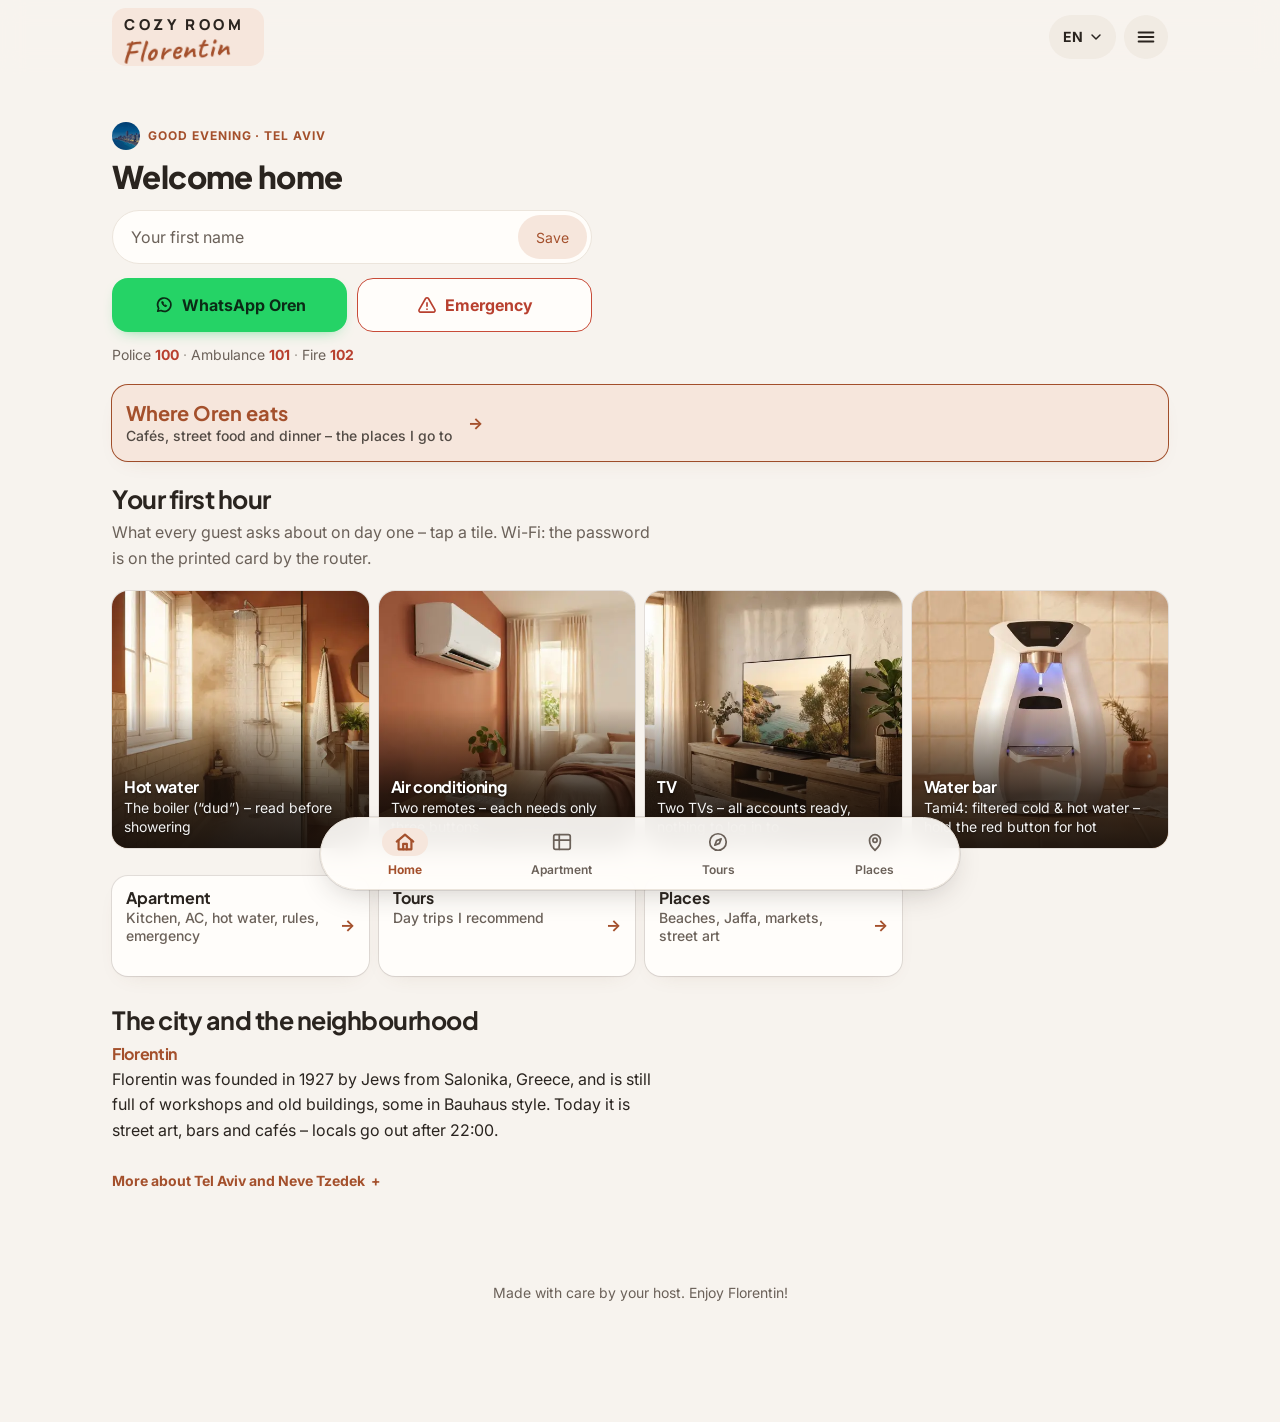
<file: index.html>
<!doctype html>
<html lang="en" translate="no">
<head>
  <meta charset="utf-8">
  <meta name="viewport" content="width=device-width, initial-scale=1, viewport-fit=cover">
  <title>A cozy room in Florentin</title>
  <meta name="robots" content="noindex, nofollow">
  <meta name="google" content="notranslate">
  <meta name="description" content="Guest guide for Cozy Room Florentin, Tel Aviv: the apartment, day trips, where I eat and what's on this week.">
  <meta property="og:type" content="website">
  <meta property="og:site_name" content="Cozy Room Florentin">
  <meta property="og:title" content="Cozy Room Florentin · Guest guide">
  <meta property="og:description" content="The apartment, day trips, where I eat and what's on this week in Tel Aviv.">
  <meta property="og:url" content="https://stayflorentin.com/">
  <meta property="og:image" content="https://stayflorentin.com/assets/img/og-card.png">
  <meta property="og:image:width" content="1200">
  <meta property="og:image:height" content="630">
  <meta property="og:image:alt" content="Cozy Room Florentin – guest guide, Tel Aviv">
  <meta name="twitter:card" content="summary_large_image">
  <meta name="theme-color" content="#f7f3ee" media="(prefers-color-scheme: light)">
  <link rel="manifest" href="assets/manifest.webmanifest">
  <link rel="apple-touch-icon" href="assets/img/icon-180.png">
  <meta name="apple-mobile-web-app-title" content="Florentin">
  <meta name="theme-color" content="#1c1915" media="(prefers-color-scheme: dark)">
  <link rel="preconnect" href="https://fonts.googleapis.com">
  <link rel="preconnect" href="https://fonts.gstatic.com" crossorigin>
  <link href="https://fonts.googleapis.com/css2?family=Plus+Jakarta+Sans:wght@700;800&family=Inter:wght@400;600;700&family=Heebo:wght@400;500;600;700;800&display=swap" rel="stylesheet">
  <!-- logo-only fonts, subset to the letters the logo uses (a few hundred bytes each) -->
  <link href="https://fonts.googleapis.com/css2?family=Manrope:wght@700;800&text=CcOoZzYyRrMm%20&display=swap" rel="stylesheet">
  <link href="https://fonts.googleapis.com/css2?family=Caveat:wght@700&text=Florentin&display=swap" rel="stylesheet">
  <link rel="stylesheet" href="assets/style.css?v=20261009a">
</head>
<body>
  <header class="top">
    <div class="brand">
      <a class="wordmark" href="#top" aria-label="A cozy room in Florentin"><span class="wm-caps">Cozy room</span><span class="wm-script">Florentin</span></a>
    </div>
    <div class="head-actions">
      <div class="langmenu">
        <button type="button" class="lang-btn" id="lang-btn" aria-haspopup="listbox" aria-expanded="false" aria-label="Language"><span id="lang-cur">EN</span><svg viewBox="0 0 24 24" width="16" height="16" fill="none" stroke="currentColor" stroke-width="2.2" stroke-linecap="round" stroke-linejoin="round" aria-hidden="true"><path d="M6 9l6 6 6-6"/></svg></button>
        <div class="lang" id="lang-list" role="listbox" aria-label="Language" hidden>
          <button type="button" role="option" data-lang="en">English</button>
          <button type="button" role="option" data-lang="de">Deutsch</button>
          <button type="button" role="option" data-lang="fr">Français</button>
          <button type="button" role="option" data-lang="he">עברית</button>
        </div>
      </div>
      <button type="button" class="burger" id="burger" aria-expanded="false" aria-controls="burger-panel" aria-label="Menu"><svg viewBox="0 0 24 24" width="22" height="22" fill="none" stroke="currentColor" stroke-width="2.2" stroke-linecap="round" aria-hidden="true"><path d="M4 7h16M4 12h16M4 17h16"/></svg></button>
    </div>
    <nav class="burger-panel" id="burger-panel" aria-label="Menu" hidden>
      <a href="#top"><span data-i18n="tab_home">Home</span></a>
      <a href="#house"><span data-i18n="tab_house">Apartment</span></a>
      <a href="#tours" id="burger-tours"><span data-i18n="tab_tours">Tours</span></a>
      <a href="#places"><span data-i18n="tab_places">Places</span></a>
      <a href="#eat"><span data-i18n="jump_eat">Where Oren eats</span></a>
      <a href="#week"><span data-i18n="tab_week">This week</span></a>
      <hr>
      <a href="#card-emergency" class="burger-sos"><span data-i18n="sos">Emergency</span></a>
      <a href="#" class="burger-wa" id="burger-wa" target="_blank" rel="noopener"><span data-i18n="whatsapp">WhatsApp Oren</span></a>
    </nav>
  </header>

  <main id="top">
    <section class="hero">
      <p class="eyebrow" id="eyebrow"></p>
      <h1 id="welcome">Welcome home</h1>
      <div class="name-box" id="name-box"></div>
      <a class="stay" id="co-banner" href="#card-checkout" hidden></a>
      <div class="quick">
        <a class="qbtn qbtn-wa" id="wa-btn" href="https://wa.me/972523244799" target="_blank" rel="noopener"><svg viewBox="0 0 24 24" width="20" height="20" fill="none" stroke="currentColor" stroke-width="2" stroke-linecap="round" stroke-linejoin="round" aria-hidden="true"><path d="M4.5 19.5 5.6 16A8 8 0 1 1 8.4 18.6z"/><path d="M9.2 8.6c.3 2.6 2.4 4.9 5.2 5.5l.9-1.3-1.6-.9-.7.6c-.9-.4-1.6-1.1-2-2l.6-.7-.8-1.6z" fill="currentColor" stroke-width="1"/></svg><span data-i18n="whatsapp">WhatsApp Oren</span></a>
        <a class="qbtn qbtn-sos" href="#card-emergency" id="sos-btn"><svg viewBox="0 0 24 24" width="20" height="20" fill="none" stroke="currentColor" stroke-width="2" stroke-linecap="round" stroke-linejoin="round" aria-hidden="true"><path d="M10.3 4.2 2.6 17.6A2 2 0 0 0 4.3 20.6h15.4a2 2 0 0 0 1.7-3L13.7 4.2a2 2 0 0 0-3.4 0z"/><path d="M12 9.5v4M12 17h.01"/></svg><span data-i18n="sos">Emergency</span></a>
      </div>
      <!-- Static fallback: visible even if the scripts or the data files fail to load -->
      <p class="sos-static" id="sos-static">Police <a href="tel:100">100</a> · Ambulance <a href="tel:101">101</a> · Fire <a href="tel:102">102</a></p>
      <p class="ok-line" id="ok-card" hidden><span></span> <a target="_blank" rel="noopener"></a></p>
    </section>

    <nav class="jump jump-top" aria-label="Where Oren eats">
      <a href="#eat" class="jump-eat"><span class="jt"><strong data-i18n="jump_eat">Where Oren eats</strong><span data-i18n="jump_eat_sub"></span></span></a>
    </nav>

    <section id="first" class="block first-block" hidden>
      <h2 data-i18n="first_title">Your first hour</h2>
      <p class="muted lead" data-i18n="first_lead">The four things every guest asks about - tap one.</p>
      <div class="strip" id="first-hour"></div>
    </section>

    <nav class="jump jump-rest" aria-label="Sections">
      <a href="#house"><span class="jt"><strong data-i18n="tab_house">Apartment</strong><span data-i18n="jump_house_sub"></span></span></a>
      <a href="#tours"><span class="jt"><strong data-i18n="tab_tours">Tours</strong><span data-i18n="jump_tours_sub"></span></span></a>
      <a href="#places"><span class="jt"><strong data-i18n="jump_places">Places</strong><span data-i18n="jump_places_sub"></span></span></a>
      <a href="#week"><span class="jt"><strong data-i18n="tab_week">This week</strong><span data-i18n="jump_week_sub"></span></span></a>
    </nav>

    <section id="hood" class="block hood">
      <h2 data-i18n="hood_title">The city and the neighbourhood</h2>
      <h3 data-i18n="hood_fl_h">Florentin</h3>
      <p class="muted lead" data-i18n="hood_text"></p>
      <details class="hood-more">
        <summary data-i18n="hood_more">More about Tel Aviv and Neve Tzedek</summary>
        <h3 data-i18n="hood_city_h">Tel Aviv</h3>
        <p class="muted lead" data-i18n="hood_city"></p>
        <h3 data-i18n="hood_nz_h">Neve Tzedek</h3>
        <p class="muted lead" data-i18n="hood_nz"></p>
      </details>
    </section>

    <section id="house" class="block">
      <h2 data-i18n="house_title">The apartment</h2>
      <p class="muted lead" data-i18n="house_lead"></p>
      <div id="house-cards"></div>
    </section>

    <section id="tours" class="block" hidden>
      <h2 data-i18n="tours_title">Day trips &amp; tours</h2>
      <p class="muted lead" id="tours-lead"></p>
      <p class="tours-ask" id="tours-ask"><a target="_blank" rel="noopener" data-i18n="tours_ask">Not sure which trip fits? Ask me on WhatsApp</a></p>
      <div class="events" id="tours-list"></div>
      <p class="muted small tours-note" id="tours-note"></p>
    </section>

    <div class="subtabs" id="places-sub" role="tablist">
      <button type="button" role="tab" data-sub="places" data-i18n="sub_places">Places</button>
      <button type="button" role="tab" data-sub="eat" data-i18n="sub_eat">Eat</button>
    </div>

    <section id="eat" class="block" hidden>
      <h2 id="eat-title"></h2>
      <p class="muted" id="eat-lead"></p>
      <button type="button" class="satchip" id="eat-sat" aria-pressed="false" data-i18n="eat_sat">Open on Saturday</button>
      <p class="muted small hours-note" data-i18n="hours_note"></p>
      <div class="places eat-list" id="eat-list"></div>
    </section>

    <section id="places" class="block">
      <h2 data-i18n="places_title">Places I love</h2>
      <p class="muted lead" data-i18n="places_lead">My favourite corners of the city, all close by. Tap a card for the map.</p>
      <div class="places" id="places-list"></div>
    </section>

    <section id="week" class="block">
      <div class="week-head">
        <h2 data-i18n="week_title">This week in Tel Aviv</h2>
        <p class="muted" id="week-meta"></p>
        <div class="stay-pick" id="stay-pick">
          <label for="checkout-input" id="stay-label"></label>
          <input type="date" id="checkout-input">
          <button type="button" class="linkish" id="checkout-reset" hidden data-i18n="reset_dates">Reset</button>
        </div>
      </div>
      <ul class="headsup" id="headsup" hidden></ul>
      <div class="tabs" role="tablist" id="cat-tabs">
        <button role="tab" data-cat="food" data-i18n="cat_food">Food &amp; restaurants</button>
        <button role="tab" data-cat="culture" data-i18n="cat_culture">Culture &amp; city events</button>
        <button role="tab" data-cat="nightlife" data-i18n="cat_nightlife">Nightlife &amp; parties</button>
      </div>
      <div class="events" id="events" role="tabpanel"></div>
    </section>
  </main>

  <nav class="tabbar" aria-label="Sections">
    <a href="#top" data-target="top"><svg viewBox="0 0 24 24" width="22" height="22" fill="none" stroke="currentColor" stroke-width="1.9" stroke-linecap="round" stroke-linejoin="round" aria-hidden="true"><path d="M3 11.5 12 4l9 7.5"/><path d="M5 10v10h14V10"/><path d="M10 20v-6h4v6"/></svg><span data-i18n="tab_home">Home</span></a>
    <a href="#house" data-target="house"><svg viewBox="0 0 24 24" width="22" height="22" fill="none" stroke="currentColor" stroke-width="1.9" stroke-linecap="round" stroke-linejoin="round" aria-hidden="true"><rect x="3" y="4" width="18" height="16" rx="2"/><path d="M3 10h18"/><path d="M9 4v16"/></svg><span data-i18n="tab_house">Apartment</span></a>
    <a href="#tours" data-target="tours" hidden><svg viewBox="0 0 24 24" width="22" height="22" fill="none" stroke="currentColor" stroke-width="1.9" stroke-linecap="round" stroke-linejoin="round" aria-hidden="true"><circle cx="12" cy="12" r="9"/><path d="m15.5 8.5-2 5-5 2 2-5z"/></svg><span data-i18n="tab_tours">Tours</span></a>
    <a href="#places" data-target="places"><svg viewBox="0 0 24 24" width="22" height="22" fill="none" stroke="currentColor" stroke-width="1.9" stroke-linecap="round" stroke-linejoin="round" aria-hidden="true"><path d="M12 21s-6-5.2-6-11a6 6 0 0 1 12 0c0 5.8-6 11-6 11z"/><circle cx="12" cy="10" r="2.3"/></svg><span data-i18n="tab_places">Places</span></a>
    <a href="#week" data-target="week"><svg viewBox="0 0 24 24" width="22" height="22" fill="none" stroke="currentColor" stroke-width="1.9" stroke-linecap="round" stroke-linejoin="round" aria-hidden="true"><rect x="3" y="5" width="18" height="16" rx="2"/><path d="M3 10h18"/><path d="M8 3v4M16 3v4"/><path d="m9.5 15.5 1.8 1.8 3.4-3.6"/></svg><span data-i18n="tab_week">This week</span></a>
  </nav>

  <footer class="foot">
    <p data-i18n="footer">Made with care by your host. Enjoy Florentin!</p>
  </footer>

  <script src="assets/app.js?v=20261009a" defer></script>
</body>
</html>
</file>
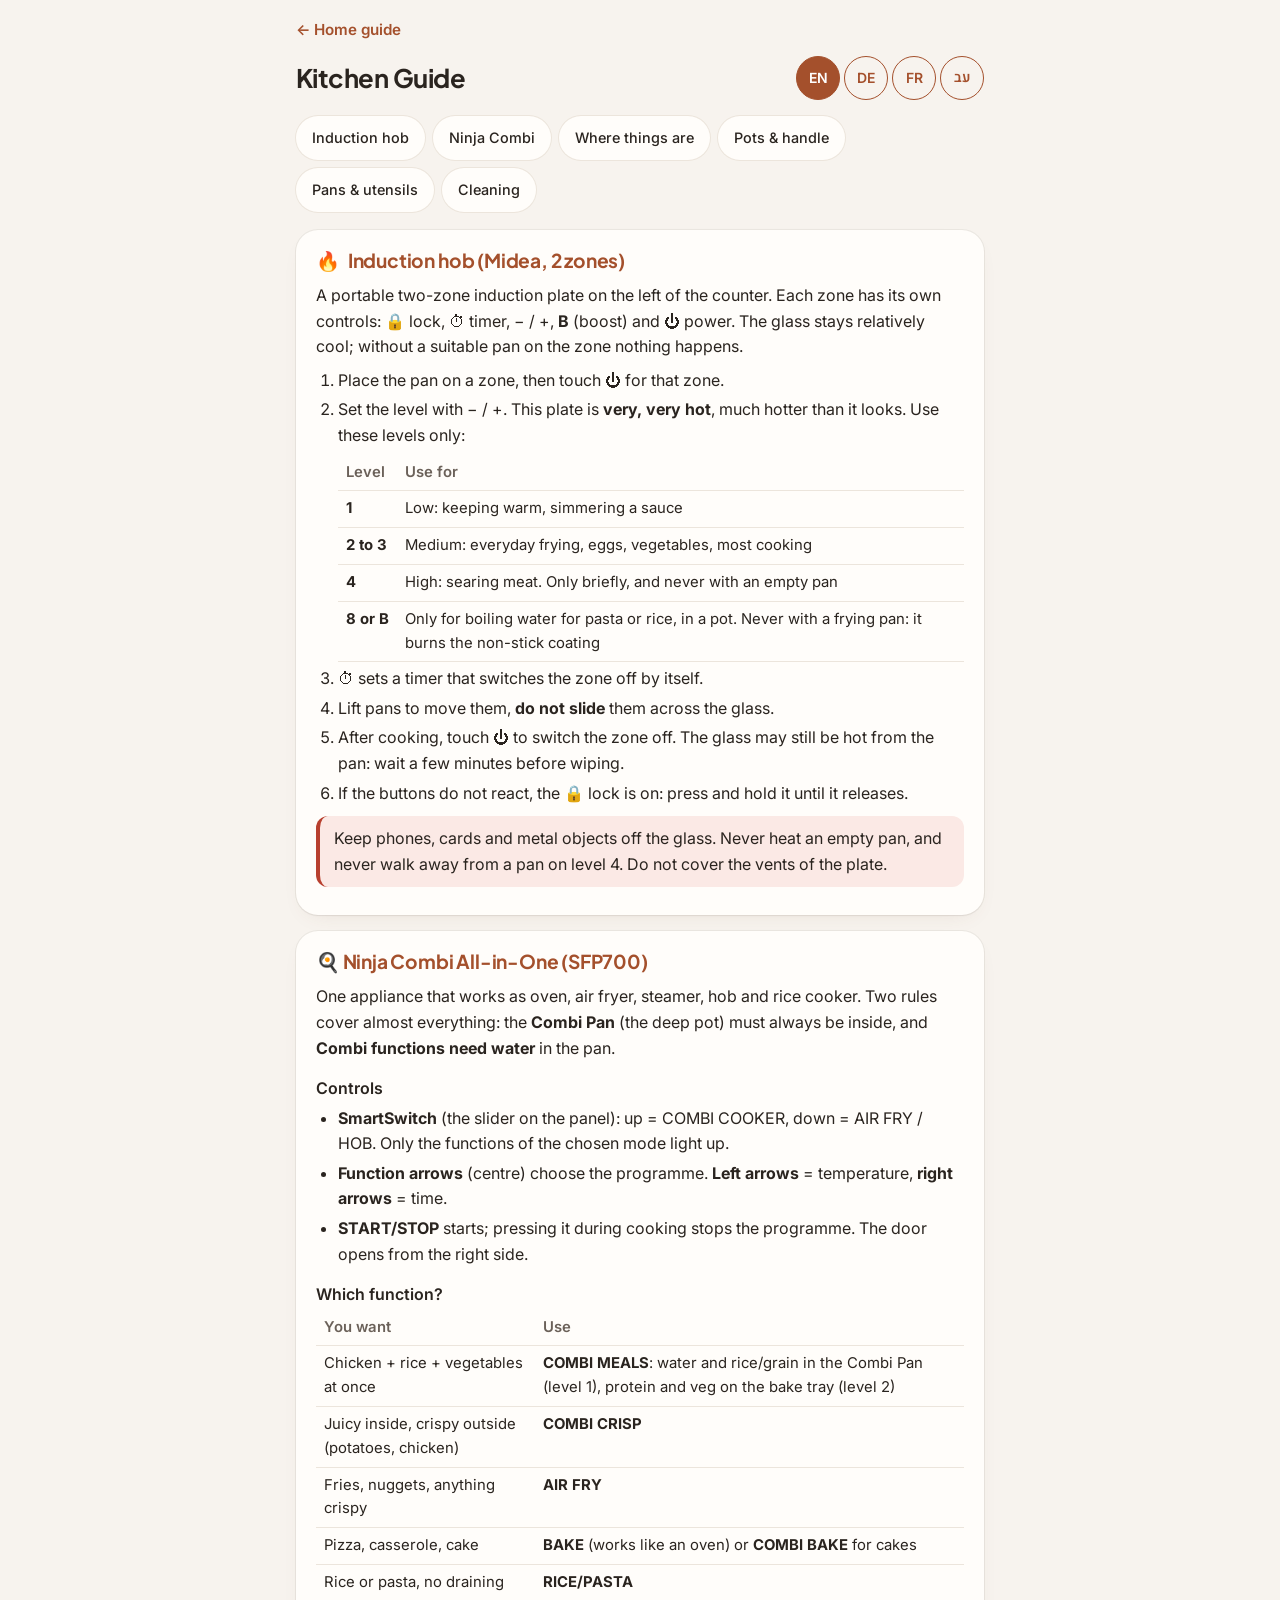
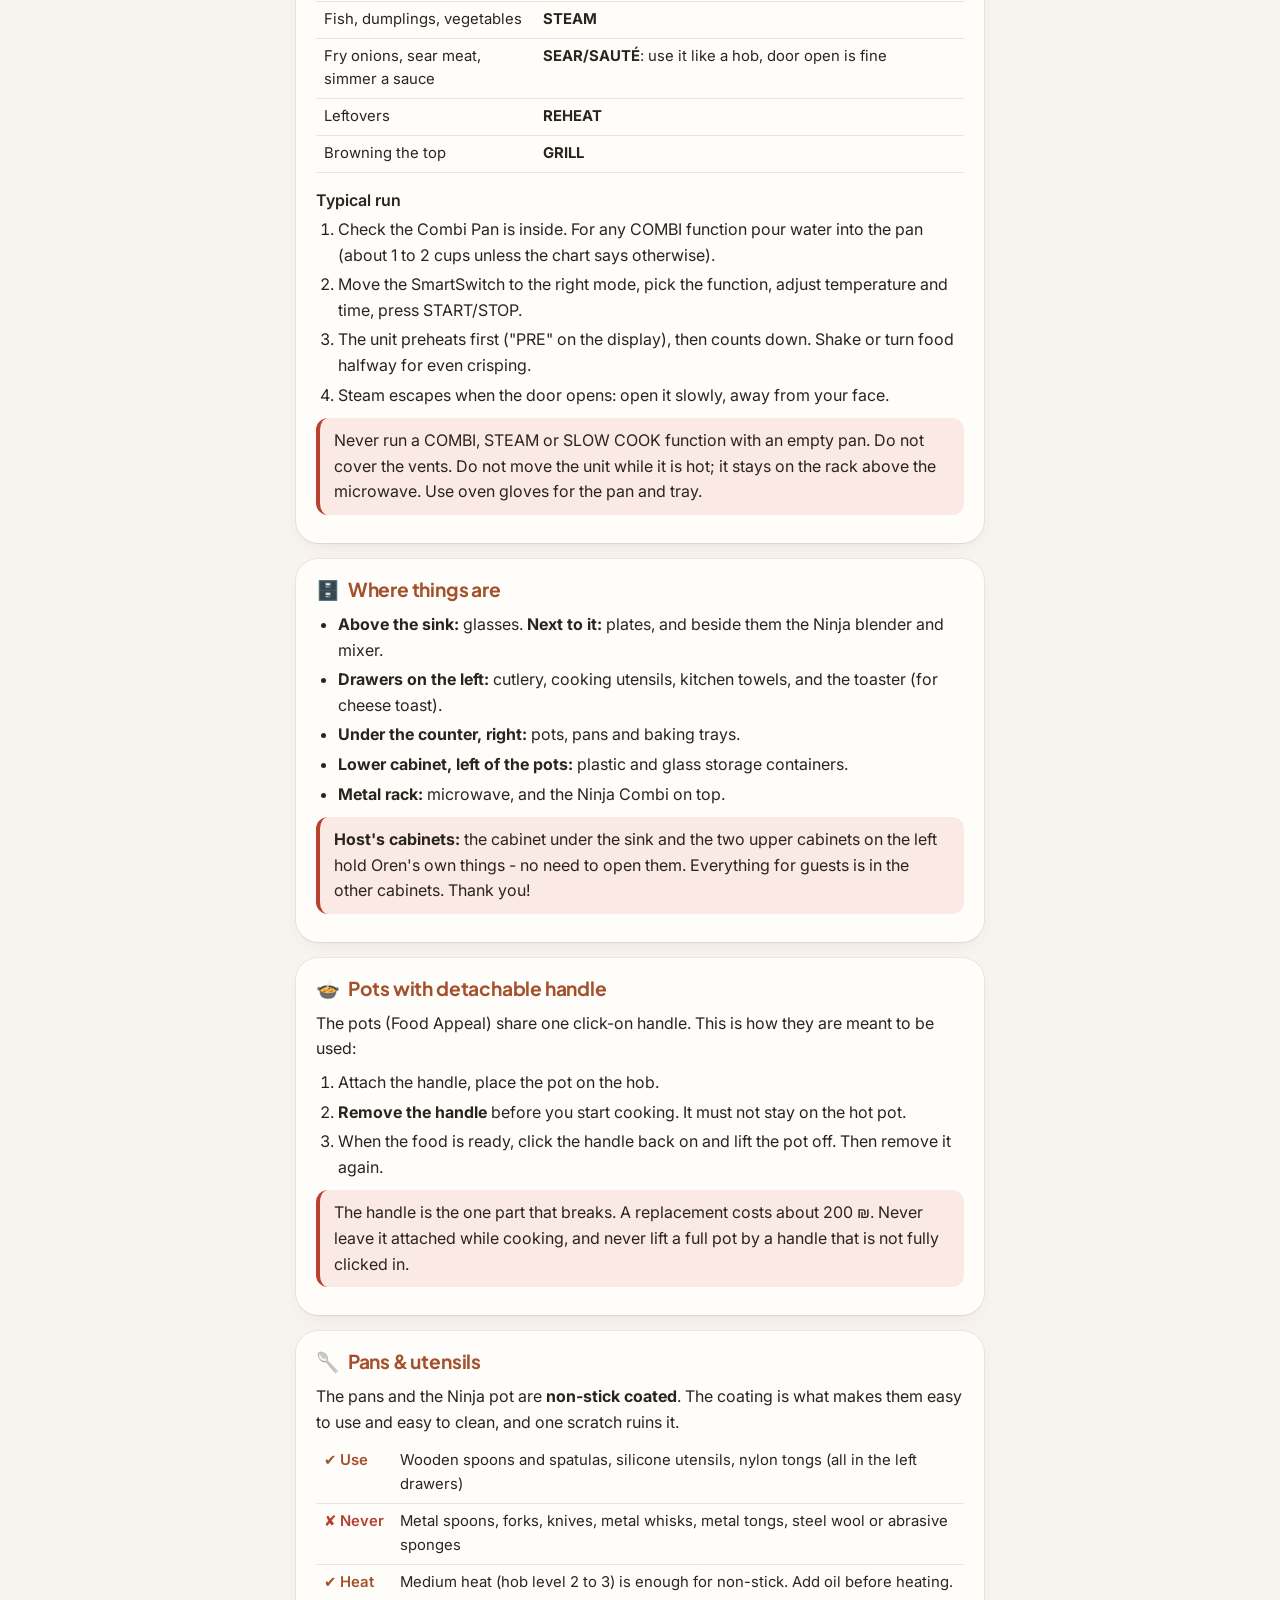
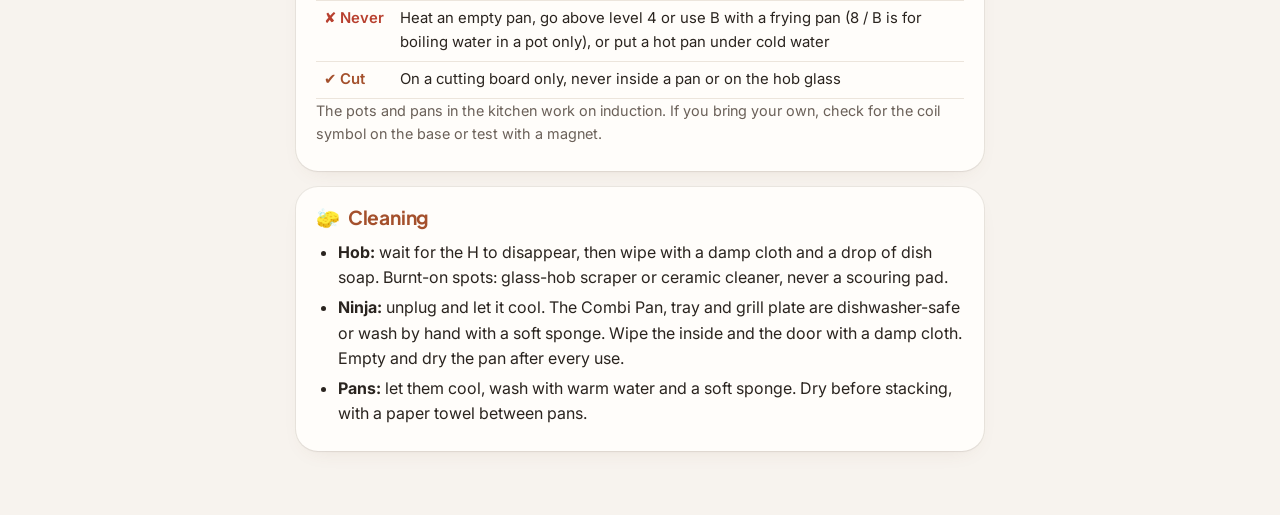
<file: kitchen/index.html>
<!DOCTYPE html>
<html lang="en" dir="ltr" translate="no">
<head>
<meta charset="utf-8">
<meta name="viewport" content="width=device-width, initial-scale=1, viewport-fit=cover">
<title>Kitchen Guide · Küche · Cuisine · מטבח</title>
<meta name="robots" content="noindex, nofollow">
<meta name="google" content="notranslate">
<link rel="icon" href="../assets/img/icon-192.png">
<meta name="theme-color" content="#f7f3ee" media="(prefers-color-scheme: light)">
<meta name="theme-color" content="#1c1915" media="(prefers-color-scheme: dark)">
<link rel="preconnect" href="https://fonts.googleapis.com">
<link rel="preconnect" href="https://fonts.gstatic.com" crossorigin>
<link href="https://fonts.googleapis.com/css2?family=Plus+Jakarta+Sans:wght@700&family=Inter:wght@400;600;700&family=Heebo:wght@400;500;700&display=swap" rel="stylesheet">
<style>
  /* Florentin warm theme (same tokens as assets/style.css): parchment + terracotta */
  :root {
    --bg:#f7f3ee; --surface:#fffdfa; --ink:#2a241f; --muted:#6b6159; --line:#ece5dc;
    --accent:#a4502c; --accent-deco:#c9704b; --accent-ink:#ffffff; --accent-soft:#f6e6dc; --chip:#f1ebe3;
    --danger:#b8402f; --danger-soft:#fbe9e5;
    --ring:rgba(42,36,31,.06);
    --shadow:0 1px 2px rgba(42,36,31,.04), 0 8px 24px -14px rgba(120,80,50,.18);
    --radius:22px;
    --font-head:"Plus Jakarta Sans", Inter, Heebo, system-ui, sans-serif;
    --font-body:Inter, Heebo, system-ui, -apple-system, "Segoe UI", sans-serif;
  }
  @media (prefers-color-scheme: dark) { :root:not([data-theme="light"]) {
    --bg:#1c1915; --surface:#26221d; --ink:#f4ede5; --muted:#b3a79b; --line:#3a342d;
    --accent:#e08a62; --accent-deco:#e08a62; --accent-ink:#1c1915; --accent-soft:#3d2d24; --chip:#302a24;
    --danger:#ff9d8c; --danger-soft:#3d2622; --ring:rgba(255,255,255,.06); --shadow:0 10px 26px -16px rgba(0,0,0,.7); } }
  :root[data-theme="dark"] {
    --bg:#1c1915; --surface:#26221d; --ink:#f4ede5; --muted:#b3a79b; --line:#3a342d;
    --accent:#e08a62; --accent-deco:#e08a62; --accent-ink:#1c1915; --accent-soft:#3d2d24; --chip:#302a24;
    --danger:#ff9d8c; --danger-soft:#3d2622; --ring:rgba(255,255,255,.06); --shadow:0 10px 26px -16px rgba(0,0,0,.7); }
  [dir="rtl"] { --font-head:Heebo, system-ui, sans-serif; --font-body:Heebo, system-ui, sans-serif; }
  * { box-sizing:border-box; }
  html { scroll-padding-top:12px; -webkit-text-size-adjust:100%; }
  body { margin:0; background:var(--bg); color:var(--ink); font:400 1rem/1.6 var(--font-body); overflow-x:clip; }
  .wrap { max-width:720px; margin:0 auto; padding:calc(8px + env(safe-area-inset-top,0px)) 16px calc(48px + env(safe-area-inset-bottom,0px)); }
  header { display:flex; justify-content:space-between; align-items:center; gap:8px 12px; flex-wrap:wrap; padding:4px 0 16px; }
  h1 { font:700 1.6rem/1.2 var(--font-head); letter-spacing:-.02em; margin:0; }
  h2 { font:700 1.2rem/1.3 var(--font-head); letter-spacing:-.01em; margin:0 0 10px; color:var(--accent); display:flex; align-items:center; gap:8px; }
  h3 { font:600 1rem/1.4 var(--font-body); margin:16px 0 4px; }
  [dir="rtl"] h1, [dir="rtl"] h2 { letter-spacing:0; }
  .lang { display:flex; gap:4px; flex:none; }
  .lang button { min-width:44px; min-height:44px; padding:0 10px; border:1px solid var(--accent); border-radius:999px; background:transparent; color:var(--accent); font:600 .875rem/1 Inter, Heebo, sans-serif; cursor:pointer; }
  .lang button[lang="he"] { font-family:Heebo, sans-serif; }
  .lang button.on { background:var(--accent); color:var(--accent-ink); }
  nav { display:flex; flex-wrap:wrap; gap:8px; margin-bottom:18px; }
  nav a { display:inline-flex; align-items:center; min-height:44px; padding:0 16px; text-decoration:none; color:var(--ink); background:var(--surface); box-shadow:0 0 0 1px var(--line); border-radius:999px; font-size:.9rem; font-weight:500; }
  section { background:var(--surface); border-radius:var(--radius); box-shadow:var(--shadow), 0 0 0 1px var(--ring); padding:18px 20px; margin-bottom:16px; }
  ol, ul { margin:6px 0; padding-inline-start:22px; }
  li { margin:4px 0; }
  p { margin:0 0 8px; }
  .warn { background:var(--danger-soft); border-inline-start:4px solid var(--danger); border-radius:12px; padding:10px 14px; margin:10px 0; }
  .ok { color:var(--accent); font-weight:600; white-space:nowrap; }
  .no { color:var(--danger); font-weight:600; white-space:nowrap; }
  table { width:100%; border-collapse:collapse; font-size:.93rem; }
  td, th { text-align:start; padding:6px 8px; border-bottom:1px solid var(--line); vertical-align:top; }
  th { color:var(--muted); font-weight:600; }
  td:first-child strong { white-space:nowrap; }
  .muted { color:var(--muted); font-size:.9rem; }
  a { color:var(--accent); }
  :focus-visible { outline:3px solid var(--accent); outline-offset:2px; }
  [data-l] { display:none; }
  html[data-lang="en"] [data-l="en"], html[data-lang="de"] [data-l="de"], html[data-lang="fr"] [data-l="fr"], html[data-lang="he"] [data-l="he"] { display:revert; }
  .back { display:inline-flex; align-items:center; min-height:44px; color:var(--accent); text-decoration:none; font-weight:600; font-size:.95rem; }
  @media print { .lang, nav, .back { display:none; } section { break-inside:avoid; box-shadow:none; border:1px solid #ccc; } }
</style>
</head>
<body>
<div class="wrap">
<a class="back" id="back" href="../"><span data-l="en">← Home guide</span><span data-l="de">← Zum Wohnungsguide</span><span data-l="fr">← Guide de l'appart</span><span data-l="he">→ חזרה למדריך הבית</span></a>
<header>
  <h1><span data-l="en">Kitchen Guide</span><span data-l="de">Küchenanleitung</span><span data-l="fr">Guide de la cuisine</span><span data-l="he">מדריך המטבח</span></h1>
  <div class="lang" role="group" aria-label="Language"><button type="button" id="b-en" onclick="setLang('en')">EN</button><button type="button" id="b-de" onclick="setLang('de')">DE</button><button type="button" id="b-fr" onclick="setLang('fr')">FR</button><button type="button" id="b-he" onclick="setLang('he')" lang="he" aria-label="עברית">עב</button></div>
</header>

<nav>
  <a href="#hob"><span data-l="en">Induction hob</span><span data-l="de">Induktionskochfeld</span><span data-l="fr">Plaque à induction</span><span data-l="he">כיריים אינדוקציה</span></a>
  <a href="#ninja">Ninja Combi</a>
  <a href="#where"><span data-l="en">Where things are</span><span data-l="de">Wo ist was</span><span data-l="fr">Où trouver quoi</span><span data-l="he">איפה מה נמצא</span></a>
  <a href="#pots"><span data-l="en">Pots &amp; handle</span><span data-l="de">Töpfe &amp; Griff</span><span data-l="fr">Casseroles &amp; poignée</span><span data-l="he">סירים וידית</span></a>
  <a href="#pans"><span data-l="en">Pans &amp; utensils</span><span data-l="de">Pfannen &amp; Utensilien</span><span data-l="fr">Poêles &amp; ustensiles</span><span data-l="he">מחבתות וכלים</span></a>
  <a href="#clean"><span data-l="en">Cleaning</span><span data-l="de">Reinigung</span><span data-l="fr">Nettoyage</span><span data-l="he">ניקיון</span></a>
</nav>

<!-- INDUCTION -->
<section id="hob">
  <h2>🔥 <span data-l="en">Induction hob (Midea, 2 zones)</span><span data-l="de">Induktionskochfeld (Midea, 2 Zonen)</span><span data-l="fr">Plaque à induction (Midea, 2 zones)</span><span data-l="he">כיריים אינדוקציה (Midea, שני אזורים)</span></h2>
  <div data-l="en">
    <p>A portable two-zone induction plate on the left of the counter. Each zone has its own controls: 🔒 lock, ⏱ timer, − / +, <strong>B</strong> (boost) and ⏻ power. The glass stays relatively cool; without a suitable pan on the zone nothing happens.</p>
    <ol>
      <li>Place the pan on a zone, then touch ⏻ for that zone.</li>
      <li>Set the level with − / +. This plate is <strong>very, very hot</strong>, much hotter than it looks. Use these levels only:
        <table style="margin-top:6px"><tr><th>Level</th><th>Use for</th></tr>
        <tr><td><strong>1</strong></td><td>Low: keeping warm, simmering a sauce</td></tr>
        <tr><td><strong>2 to 3</strong></td><td>Medium: everyday frying, eggs, vegetables, most cooking</td></tr>
        <tr><td><strong>4</strong></td><td>High: searing meat. Only briefly, and never with an empty pan</td></tr>
        <tr><td><strong>8 or B</strong></td><td>Only for boiling water for pasta or rice, in a pot. Never with a frying pan: it burns the non-stick coating</td></tr></table></li>
      <li>⏱ sets a timer that switches the zone off by itself.</li>
      <li>Lift pans to move them, <strong>do not slide</strong> them across the glass.</li>
      <li>After cooking, touch ⏻ to switch the zone off. The glass may still be hot from the pan: wait a few minutes before wiping.</li>
      <li>If the buttons do not react, the 🔒 lock is on: press and hold it until it releases.</li>
    </ol>
    <div class="warn">Keep phones, cards and metal objects off the glass. Never heat an empty pan, and never walk away from a pan on level 4. Do not cover the vents of the plate.</div>
  </div>
  <div data-l="de">
    <p>Eine mobile Induktionsplatte mit zwei Zonen links auf der Arbeitsplatte. Jede Zone hat eigene Tasten: 🔒 Sperre, ⏱ Timer, − / +, <strong>B</strong> (Boost) und ⏻ Ein/Aus. Das Glas bleibt vergleichsweise kühl; ohne geeigneten Topf auf der Zone passiert nichts.</p>
    <ol>
      <li>Topf auf die Zone stellen, dann ⏻ der jeweiligen Zone berühren.</li>
      <li>Stufe mit − / + einstellen. Diese Platte ist <strong>sehr, sehr heiß</strong>, viel heißer, als sie aussieht. Nur diese Stufen benutzen:
        <table style="margin-top:6px"><tr><th>Stufe</th><th>Wofür</th></tr>
        <tr><td><strong>1</strong></td><td>Niedrig: warmhalten, Soße köcheln</td></tr>
        <tr><td><strong>2 bis 3</strong></td><td>Mittel: normales Braten, Eier, Gemüse, fast alles</td></tr>
        <tr><td><strong>4</strong></td><td>Hoch: Fleisch scharf anbraten. Nur kurz, und nie mit leerer Pfanne</td></tr>
        <tr><td><strong>8 oder B</strong></td><td>Nur zum Wasserkochen für Pasta oder Reis, im Topf. Nie mit einer Pfanne: das verbrennt die Antihaftbeschichtung</td></tr></table></li>
      <li>⏱ stellt einen Timer, der die Zone selbst abschaltet.</li>
      <li>Töpfe zum Verschieben <strong>anheben</strong>, nicht über das Glas ziehen.</li>
      <li>Nach dem Kochen ⏻ berühren, um die Zone auszuschalten. Das Glas kann vom Topf noch heiß sein: ein paar Minuten warten, bevor du wischst.</li>
      <li>Reagieren die Tasten nicht, ist die 🔒 Sperre aktiv: gedrückt halten, bis sie sich löst.</li>
    </ol>
    <div class="warn">Handys, Karten und Metallgegenstände nicht auf das Glas legen. Nie eine leere Pfanne erhitzen, und eine Pfanne auf Stufe 4 nie unbeaufsichtigt lassen. Lüftungsschlitze der Platte nicht abdecken.</div>
  </div>
  <div data-l="fr">
    <p>Une plaque à induction portable à deux zones, à gauche du plan de travail. Chaque zone a ses propres commandes : 🔒 verrouillage, ⏱ minuteur, − / +, <strong>B</strong> (boost) et ⏻ marche/arrêt. Le verre reste relativement froid ; sans casserole adaptée sur la zone, rien ne se passe.</p>
    <ol>
      <li>Posez la casserole sur une zone, puis touchez ⏻ de cette zone.</li>
      <li>Réglez le niveau avec − / +. Cette plaque est <strong>très, très chaude</strong>, bien plus qu'elle n'en a l'air. Utilisez uniquement ces niveaux :
        <table style="margin-top:6px"><tr><th>Niveau</th><th>Pour</th></tr>
        <tr><td><strong>1</strong></td><td>Doux : maintenir au chaud, mijoter une sauce</td></tr>
        <tr><td><strong>2 à 3</strong></td><td>Moyen : cuisson courante, œufs, légumes, presque tout</td></tr>
        <tr><td><strong>4</strong></td><td>Fort : saisir la viande. Brièvement, et jamais avec une poêle vide</td></tr>
        <tr><td><strong>8 ou B</strong></td><td>Uniquement pour faire bouillir l'eau des pâtes ou du riz, dans une casserole. Jamais avec une poêle : cela brûle le revêtement antiadhésif</td></tr></table></li>
      <li>⏱ règle un minuteur qui éteint la zone tout seul.</li>
      <li>Soulevez les casseroles pour les déplacer, <strong>ne les faites pas glisser</strong> sur le verre.</li>
      <li>Après la cuisson, touchez ⏻ pour éteindre la zone. Le verre peut rester chaud à cause de la casserole : attendez quelques minutes avant d'essuyer.</li>
      <li>Si les boutons ne réagissent pas, le 🔒 verrouillage est actif : maintenez-le enfoncé jusqu'à ce qu'il se libère.</li>
    </ol>
    <div class="warn">Ne posez pas de téléphones, cartes ou objets métalliques sur le verre. Ne chauffez jamais une poêle vide et ne laissez jamais une poêle sans surveillance au niveau 4. Ne couvrez pas les aérations de la plaque.</div>
  </div>
  <div data-l="he">
    <p>כיריים אינדוקציה ניידות עם שני אזורי בישול, בצד שמאל של השיש. לכל אזור כפתורים משלו: 🔒 נעילה, ⏱ טיימר, − / +, <strong>B</strong> (בוסט) ו-⏻ הפעלה. הזכוכית נשארת קרירה יחסית; בלי סיר מתאים על האזור, לא קורה כלום.</p>
    <ol>
      <li>מניחים את הסיר על אזור, ואז נוגעים ב-⏻ של אותו אזור.</li>
      <li>קובעים עוצמה עם − / +. הכיריים האלה <strong>חמות מאוד מאוד</strong>, הרבה יותר ממה שנראה. להשתמש רק בעוצמות האלה:
        <table style="margin-top:6px"><tr><th>עוצמה</th><th>למה</th></tr>
        <tr><td><strong>1</strong></td><td>נמוכה: שמירה על חום, בישול רוטב על אש קטנה</td></tr>
        <tr><td><strong>2 עד 3</strong></td><td>בינונית: טיגון רגיל, ביצים, ירקות, רוב הבישול</td></tr>
        <tr><td><strong>4</strong></td><td>גבוהה: צריבת בשר. רק לזמן קצר, ואף פעם לא עם מחבת ריקה</td></tr>
        <tr><td><strong>8 או B</strong></td><td>רק להרתחת מים לפסטה או לאורז, בסיר. אף פעם לא עם מחבת: זה שורף את הציפוי הנון-סטיק</td></tr></table></li>
      <li>⏱ קובע טיימר שמכבה את האזור לבד.</li>
      <li>כדי להזיז סיר מרימים אותו, <strong>לא גוררים</strong> על הזכוכית.</li>
      <li>בסוף הבישול נוגעים ב-⏻ כדי לכבות את האזור. הזכוכית עלולה להישאר חמה מהסיר: מחכים כמה דקות לפני שמנגבים.</li>
      <li>אם הכפתורים לא מגיבים, 🔒 הנעילה פעילה: לוחצים עליה לחיצה ארוכה עד שהיא משתחררת.</li>
    </ol>
    <div class="warn">לא להניח טלפונים, כרטיסים או חפצי מתכת על הזכוכית. אף פעם לא לחמם מחבת ריקה, ולא להשאיר מחבת על עוצמה 4 בלי השגחה. לא לכסות את פתחי האוורור של הכיריים.</div>
  </div>
</section>

<!-- NINJA -->
<section id="ninja">
  <h2>🍳 Ninja Combi All-in-One (SFP700)</h2>
  <div data-l="en">
    <p>One appliance that works as oven, air fryer, steamer, hob and rice cooker. Two rules cover almost everything: the <strong>Combi Pan</strong> (the deep pot) must always be inside, and <strong>Combi functions need water</strong> in the pan.</p>
    <h3>Controls</h3>
    <ul>
      <li><strong>SmartSwitch</strong> (the slider on the panel): up = COMBI COOKER, down = AIR FRY / HOB. Only the functions of the chosen mode light up.</li>
      <li><strong>Function arrows</strong> (centre) choose the programme. <strong>Left arrows</strong> = temperature, <strong>right arrows</strong> = time.</li>
      <li><strong>START/STOP</strong> starts; pressing it during cooking stops the programme. The door opens from the right side.</li>
    </ul>
    <h3>Which function?</h3>
    <table>
      <tr><th>You want</th><th>Use</th></tr>
      <tr><td>Chicken + rice + vegetables at once</td><td><strong>COMBI MEALS</strong>: water and rice/grain in the Combi Pan (level 1), protein and veg on the bake tray (level 2)</td></tr>
      <tr><td>Juicy inside, crispy outside (potatoes, chicken)</td><td><strong>COMBI CRISP</strong></td></tr>
      <tr><td>Fries, nuggets, anything crispy</td><td><strong>AIR FRY</strong></td></tr>
      <tr><td>Pizza, casserole, cake</td><td><strong>BAKE</strong> (works like an oven) or <strong>COMBI BAKE</strong> for cakes</td></tr>
      <tr><td>Rice or pasta, no draining</td><td><strong>RICE/PASTA</strong></td></tr>
      <tr><td>Fish, dumplings, vegetables</td><td><strong>STEAM</strong></td></tr>
      <tr><td>Fry onions, sear meat, simmer a sauce</td><td><strong>SEAR/SAUTÉ</strong>: use it like a hob, door open is fine</td></tr>
      <tr><td>Leftovers</td><td><strong>REHEAT</strong></td></tr>
      <tr><td>Browning the top</td><td><strong>GRILL</strong></td></tr>
    </table>
    <h3>Typical run</h3>
    <ol>
      <li>Check the Combi Pan is inside. For any COMBI function pour water into the pan (about 1 to 2 cups unless the chart says otherwise).</li>
      <li>Move the SmartSwitch to the right mode, pick the function, adjust temperature and time, press START/STOP.</li>
      <li>The unit preheats first ("PRE" on the display), then counts down. Shake or turn food halfway for even crisping.</li>
      <li>Steam escapes when the door opens: open it slowly, away from your face.</li>
    </ol>
    <div class="warn">Never run a COMBI, STEAM or SLOW COOK function with an empty pan. Do not cover the vents. Do not move the unit while it is hot; it stays on the rack above the microwave. Use oven gloves for the pan and tray.</div>
  </div>
  <div data-l="de">
    <p>Ein Gerät, das Ofen, Heißluftfritteuse, Dampfgarer, Kochfeld und Reiskocher ersetzt. Zwei Regeln decken fast alles ab: Der <strong>Combi-Topf</strong> (der tiefe Einsatz) muss immer drin sein, und <strong>Combi-Funktionen brauchen Wasser</strong> im Topf.</p>
    <h3>Bedienung</h3>
    <ul>
      <li><strong>SmartSwitch</strong> (Schieber am Panel): oben = COMBI COOKER, unten = AIR FRY / HOB. Nur die Funktionen des gewählten Modus leuchten.</li>
      <li><strong>Funktionspfeile</strong> (Mitte) wählen das Programm. <strong>Linke Pfeile</strong> = Temperatur, <strong>rechte Pfeile</strong> = Zeit.</li>
      <li><strong>START/STOP</strong> startet; während des Garens drücken stoppt das Programm. Die Tür öffnet von der rechten Seite.</li>
    </ul>
    <h3>Welche Funktion?</h3>
    <table>
      <tr><th>Du möchtest</th><th>Nutze</th></tr>
      <tr><td>Hähnchen + Reis + Gemüse auf einmal</td><td><strong>COMBI MEALS</strong>: Wasser und Reis/Getreide in den Combi-Topf (Ebene 1), Fleisch und Gemüse auf das Backblech (Ebene 2)</td></tr>
      <tr><td>Innen saftig, außen knusprig (Kartoffeln, Hähnchen)</td><td><strong>COMBI CRISP</strong></td></tr>
      <tr><td>Pommes, Nuggets, alles Knusprige</td><td><strong>AIR FRY</strong></td></tr>
      <tr><td>Pizza, Auflauf, Kuchen</td><td><strong>BAKE</strong> (wie ein Backofen) oder <strong>COMBI BAKE</strong> für Kuchen</td></tr>
      <tr><td>Reis oder Nudeln ohne Abgießen</td><td><strong>RICE/PASTA</strong></td></tr>
      <tr><td>Fisch, Teigtaschen, Gemüse</td><td><strong>STEAM</strong></td></tr>
      <tr><td>Zwiebeln anbraten, Fleisch anbraten, Soße köcheln</td><td><strong>SEAR/SAUTÉ</strong>: wie ein Kochfeld, Tür darf offen bleiben</td></tr>
      <tr><td>Reste aufwärmen</td><td><strong>REHEAT</strong></td></tr>
      <tr><td>Oberfläche bräunen</td><td><strong>GRILL</strong></td></tr>
    </table>
    <h3>Typischer Ablauf</h3>
    <ol>
      <li>Prüfen, dass der Combi-Topf drin ist. Für jede COMBI-Funktion Wasser in den Topf geben (etwa 1 bis 2 Tassen, sofern die Tabelle nichts anderes sagt).</li>
      <li>SmartSwitch auf den passenden Modus, Funktion wählen, Temperatur und Zeit einstellen, START/STOP drücken.</li>
      <li>Das Gerät heizt zuerst vor („PRE" im Display), dann läuft die Zeit. Für gleichmäßige Bräune zur Hälfte schütteln oder wenden.</li>
      <li>Beim Öffnen entweicht Dampf: Tür langsam und vom Gesicht weg öffnen.</li>
    </ol>
    <div class="warn">Nie eine COMBI-, STEAM- oder SLOW-COOK-Funktion mit leerem Topf starten. Lüftungsschlitze nicht abdecken. Gerät nicht bewegen, solange es heiß ist; es bleibt auf dem Regal über der Mikrowelle. Topf und Blech nur mit Ofenhandschuhen anfassen.</div>
  </div>
  <div data-l="fr">
    <p>Un seul appareil qui fait four, friteuse à air, cuiseur vapeur, plaque et cuiseur à riz. Deux règles couvrent presque tout : le <strong>Combi Pan</strong> (la cuve profonde) doit toujours être à l'intérieur, et <strong>les fonctions Combi ont besoin d'eau</strong> dans la cuve.</p>
    <h3>Commandes</h3>
    <ul>
      <li><strong>SmartSwitch</strong> (le curseur du panneau) : en haut = COMBI COOKER, en bas = AIR FRY / HOB. Seules les fonctions du mode choisi s'allument.</li>
      <li><strong>Flèches de fonction</strong> (au centre) pour choisir le programme. <strong>Flèches de gauche</strong> = température, <strong>flèches de droite</strong> = durée.</li>
      <li><strong>START/STOP</strong> lance la cuisson ; appuyer pendant la cuisson arrête le programme. La porte s'ouvre par la droite.</li>
    </ul>
    <h3>Quelle fonction ?</h3>
    <table>
      <tr><th>Vous voulez</th><th>Utilisez</th></tr>
      <tr><td>Poulet + riz + légumes en une fois</td><td><strong>COMBI MEALS</strong> : eau et riz/céréales dans le Combi Pan (niveau 1), protéines et légumes sur la plaque (niveau 2)</td></tr>
      <tr><td>Moelleux dedans, croustillant dehors (pommes de terre, poulet)</td><td><strong>COMBI CRISP</strong></td></tr>
      <tr><td>Frites, nuggets, tout ce qui est croustillant</td><td><strong>AIR FRY</strong></td></tr>
      <tr><td>Pizza, gratin, gâteau</td><td><strong>BAKE</strong> (comme un four) ou <strong>COMBI BAKE</strong> pour les gâteaux</td></tr>
      <tr><td>Riz ou pâtes, sans égoutter</td><td><strong>RICE/PASTA</strong></td></tr>
      <tr><td>Poisson, raviolis vapeur, légumes</td><td><strong>STEAM</strong></td></tr>
      <tr><td>Faire revenir des oignons, saisir, mijoter une sauce</td><td><strong>SEAR/SAUTÉ</strong> : comme une plaque, porte ouverte possible</td></tr>
      <tr><td>Restes</td><td><strong>REHEAT</strong></td></tr>
      <tr><td>Dorer le dessus</td><td><strong>GRILL</strong></td></tr>
    </table>
    <h3>Déroulement type</h3>
    <ol>
      <li>Vérifiez que le Combi Pan est en place. Pour toute fonction COMBI, versez de l'eau dans la cuve (1 à 2 tasses environ, sauf indication contraire du tableau).</li>
      <li>Placez le SmartSwitch sur le bon mode, choisissez la fonction, réglez température et durée, appuyez sur START/STOP.</li>
      <li>L'appareil préchauffe d'abord (« PRE » à l'écran), puis le compte à rebours démarre. Secouez ou retournez à mi-cuisson pour un résultat uniforme.</li>
      <li>De la vapeur s'échappe à l'ouverture : ouvrez la porte lentement, loin du visage.</li>
    </ol>
    <div class="warn">Ne lancez jamais une fonction COMBI, STEAM ou SLOW COOK avec la cuve vide. Ne couvrez pas les aérations. Ne déplacez pas l'appareil tant qu'il est chaud ; il reste sur l'étagère au-dessus du micro-ondes. Utilisez des gants de cuisine pour la cuve et la plaque.</div>
  </div>
  <div data-l="he">
    <p>מכשיר אחד שהוא תנור, אייר פרייר, מאדה, כיריים וסיר אורז. שני כללים מכסים כמעט הכל: <strong>סיר הקומבי</strong> (הסיר העמוק) חייב להיות תמיד בפנים, ו<strong>פונקציות הקומבי צריכות מים</strong> בסיר.</p>
    <h3>כפתורים</h3>
    <ul>
      <li><strong>SmartSwitch</strong> (המתג המחליק בלוח): למעלה = COMBI COOKER, למטה = AIR FRY / HOB. נדלקות רק הפונקציות של המצב שנבחר.</li>
      <li><strong>חיצי הפונקציות</strong> (באמצע) בוחרים תוכנית. <strong>החיצים משמאל</strong> = טמפרטורה, <strong>החיצים מימין</strong> = זמן.</li>
      <li><strong>START/STOP</strong> מפעיל; לחיצה בזמן הבישול עוצרת את התוכנית. הדלת נפתחת מצד ימין.</li>
    </ul>
    <h3>איזו פונקציה?</h3>
    <table>
      <tr><th>רוצים</th><th>מה להפעיל</th></tr>
      <tr><td>עוף + אורז + ירקות בבת אחת</td><td><strong>COMBI MEALS</strong>: מים ואורז/דגנים בסיר הקומבי (קומה 1), חלבון וירקות על תבנית האפייה (קומה 2)</td></tr>
      <tr><td>עסיסי מבפנים, פריך מבחוץ (תפוחי אדמה, עוף)</td><td><strong>COMBI CRISP</strong></td></tr>
      <tr><td>צ'יפס, נאגטס, כל דבר פריך</td><td><strong>AIR FRY</strong></td></tr>
      <tr><td>פיצה, תבשיל בתנור, עוגה</td><td><strong>BAKE</strong> (עובד כמו תנור) או <strong>COMBI BAKE</strong> לעוגות</td></tr>
      <tr><td>אורז או פסטה, בלי לסנן</td><td><strong>RICE/PASTA</strong></td></tr>
      <tr><td>דג, כיסונים, ירקות</td><td><strong>STEAM</strong></td></tr>
      <tr><td>טיגון בצל, צריבת בשר, רוטב על אש קטנה</td><td><strong>SEAR/SAUTÉ</strong>: כמו כיריים, אפשר עם דלת פתוחה</td></tr>
      <tr><td>שאריות</td><td><strong>REHEAT</strong></td></tr>
      <tr><td>השחמה מלמעלה</td><td><strong>GRILL</strong></td></tr>
    </table>
    <h3>הפעלה רגילה</h3>
    <ol>
      <li>בודקים שסיר הקומבי בפנים. בכל פונקציית COMBI שופכים מים לסיר (בערך כוס עד שתי כוסות, אלא אם הטבלה אומרת אחרת).</li>
      <li>מזיזים את ה-SmartSwitch למצב הנכון, בוחרים פונקציה, מכוונים טמפרטורה וזמן ולוחצים START/STOP.</li>
      <li>המכשיר מתחמם קודם ("PRE" בתצוגה), ואז סופר לאחור. באמצע הזמן מנערים או הופכים את האוכל כדי שייצא פריך באופן אחיד.</li>
      <li>כשפותחים את הדלת יוצאים אדים: פותחים לאט, הרחק מהפנים.</li>
    </ol>
    <div class="warn">אף פעם לא להפעיל COMBI, STEAM או SLOW COOK עם סיר ריק. לא לכסות את פתחי האוורור. לא להזיז את המכשיר כשהוא חם; הוא נשאר על המדף מעל המיקרוגל. להשתמש בכפפות תנור לסיר ולתבנית.</div>
  </div>
</section>

<section id="where">
  <h2>🗄️ <span data-l="en">Where things are</span><span data-l="de">Wo ist was</span><span data-l="fr">Où trouver quoi</span><span data-l="he">איפה מה נמצא</span></h2>
  <div data-l="en">
    <ul>
      <li><strong>Above the sink:</strong> glasses. <strong>Next to it:</strong> plates, and beside them the Ninja blender and mixer.</li>
      <li><strong>Drawers on the left:</strong> cutlery, cooking utensils, kitchen towels, and the toaster (for cheese toast).</li>
      <li><strong>Under the counter, right:</strong> pots, pans and baking trays.</li>
      <li><strong>Lower cabinet, left of the pots:</strong> plastic and glass storage containers.</li>
      <li><strong>Metal rack:</strong> microwave, and the Ninja Combi on top.</li>
    </ul>
    <div class="warn"><strong>Host's cabinets:</strong> the cabinet under the sink and the two upper cabinets on the left hold Oren's own things - no need to open them. Everything for guests is in the other cabinets. Thank you!</div>
  </div>
  <div data-l="de">
    <ul>
      <li><strong>Über der Spüle:</strong> Gläser. <strong>Daneben:</strong> Teller, und daneben Blender und Mixer von Ninja.</li>
      <li><strong>Schubladen links:</strong> Besteck, Kochutensilien, Küchentücher und der Toaster (für Käsetoast).</li>
      <li><strong>Unter der Arbeitsplatte, rechts:</strong> Töpfe, Pfannen und Backbleche.</li>
      <li><strong>Unterschrank links neben den Töpfen:</strong> Vorratsdosen aus Kunststoff und Glas.</li>
      <li><strong>Metallregal:</strong> Mikrowelle, darüber der Ninja Combi.</li>
    </ul>
    <div class="warn"><strong>Schränke des Gastgebers:</strong> der Schrank unter der Spüle und die beiden oberen Schränke links enthalten Orens private Sachen - kein Grund, sie zu öffnen. Alles für Gäste ist in den anderen Schränken. Danke!</div>
  </div>
  <div data-l="fr">
    <ul>
      <li><strong>Au-dessus de l'évier :</strong> les verres. <strong>À côté :</strong> les assiettes, puis le blender et le mixeur Ninja.</li>
      <li><strong>Tiroirs de gauche :</strong> couverts, ustensiles de cuisine, torchons et le grille-pain (pour les croque-monsieur).</li>
      <li><strong>Sous le plan de travail, à droite :</strong> casseroles, poêles et plaques de cuisson.</li>
      <li><strong>Placard bas, à gauche des casseroles :</strong> boîtes de conservation en plastique et en verre.</li>
      <li><strong>Étagère métallique :</strong> le micro-ondes, et le Ninja Combi au-dessus.</li>
    </ul>
    <div class="warn"><strong>Placards de l'hôte :</strong> le placard sous l'évier et les deux placards du haut à gauche contiennent les affaires personnelles d'Oren - inutile de les ouvrir. Tout ce qu'il faut pour les voyageurs est dans les autres placards. Merci !</div>
  </div>
  <div data-l="he">
    <ul>
      <li><strong>מעל הכיור:</strong> כוסות. <strong>לידו:</strong> צלחות, ולידן הבלנדר והמיקסר של נינג'ה.</li>
      <li><strong>המגירות משמאל:</strong> סכו"ם, כלי בישול, מגבות מטבח, והטוסטר (לטוסט גבינה).</li>
      <li><strong>מתחת לשיש, מימין:</strong> סירים, מחבתות ותבניות אפייה.</li>
      <li><strong>הארון התחתון, משמאל לסירים:</strong> קופסאות אחסון מפלסטיק ומזכוכית.</li>
      <li><strong>מדף המתכת:</strong> מיקרוגל, ומעליו הנינג'ה קומבי.</li>
    </ul>
    <div class="warn"><strong>הארונות שלי:</strong> בארון שמתחת לכיור ובשני הארונות העליונים משמאל יש דברים אישיים שלי - אין צורך לפתוח אותם. כל מה שמיועד לאורחים נמצא בשאר הארונות. תודה!</div>
  </div>
</section>

<section id="pots">
  <h2>🍲 <span data-l="en">Pots with detachable handle</span><span data-l="de">Töpfe mit abnehmbarem Griff</span><span data-l="fr">Casseroles à poignée amovible</span><span data-l="he">סירים עם ידית נשלפת</span></h2>
  <div data-l="en">
    <p>The pots (Food Appeal) share one click-on handle. This is how they are meant to be used:</p>
    <ol>
      <li>Attach the handle, place the pot on the hob.</li>
      <li><strong>Remove the handle</strong> before you start cooking. It must not stay on the hot pot.</li>
      <li>When the food is ready, click the handle back on and lift the pot off. Then remove it again.</li>
    </ol>
    <div class="warn">The handle is the one part that breaks. A replacement costs about 200 ₪. Never leave it attached while cooking, and never lift a full pot by a handle that is not fully clicked in.</div>
  </div>
  <div data-l="de">
    <p>Die Töpfe (Food Appeal) teilen sich einen aufsteckbaren Griff. So ist er gedacht:</p>
    <ol>
      <li>Griff aufstecken, Topf auf das Kochfeld stellen.</li>
      <li><strong>Griff abnehmen</strong>, bevor du kochst. Er darf nicht am heißen Topf bleiben.</li>
      <li>Ist das Essen fertig, Griff wieder einklicken und den Topf abheben. Danach wieder abnehmen.</li>
    </ol>
    <div class="warn">Der Griff ist das Teil, das kaputtgeht. Ein Ersatz kostet etwa 200 ₪. Nie beim Kochen dran lassen, und nie einen vollen Topf an einem nicht vollständig eingerasteten Griff anheben.</div>
  </div>
  <div data-l="fr">
    <p>Les casseroles (Food Appeal) partagent une seule poignée à clipser. Voici comment l'utiliser :</p>
    <ol>
      <li>Fixez la poignée, posez la casserole sur la plaque.</li>
      <li><strong>Retirez la poignée</strong> avant de commencer à cuisiner. Elle ne doit pas rester sur la casserole chaude.</li>
      <li>Quand c'est prêt, reclipsez la poignée et soulevez la casserole. Puis retirez-la à nouveau.</li>
    </ol>
    <div class="warn">La poignée est la pièce qui casse. Son remplacement coûte environ 200 ₪. Ne la laissez jamais fixée pendant la cuisson, et ne soulevez jamais une casserole pleine avec une poignée mal enclenchée.</div>
  </div>
  <div data-l="he">
    <p>לסירים (Food Appeal) יש ידית אחת משותפת שננעלת בקליק. כך משתמשים בהם:</p>
    <ol>
      <li>מחברים את הידית ומניחים את הסיר על הכיריים.</li>
      <li><strong>מורידים את הידית</strong> לפני שמתחילים לבשל. אסור שתישאר על הסיר החם.</li>
      <li>כשהאוכל מוכן, מחברים את הידית בקליק ומרימים את הסיר. ואז מורידים אותה שוב.</li>
    </ol>
    <div class="warn">הידית היא החלק היחיד שנשבר. ידית חלופית עולה כ-200 ₪. אף פעם לא להשאיר אותה מחוברת בזמן בישול, ואף פעם לא להרים סיר מלא בידית שלא ננעלה עד הסוף.</div>
  </div>
</section>

<!-- PANS -->
<section id="pans">
  <h2>🥄 <span data-l="en">Pans &amp; utensils</span><span data-l="de">Pfannen &amp; Utensilien</span><span data-l="fr">Poêles &amp; ustensiles</span><span data-l="he">מחבתות וכלים</span></h2>
  <div data-l="en">
    <p>The pans and the Ninja pot are <strong>non-stick coated</strong>. The coating is what makes them easy to use and easy to clean, and one scratch ruins it.</p>
    <table>
      <tr><td class="ok">✔ Use</td><td>Wooden spoons and spatulas, silicone utensils, nylon tongs (all in the left drawers)</td></tr>
      <tr><td class="no">✘ Never</td><td>Metal spoons, forks, knives, metal whisks, metal tongs, steel wool or abrasive sponges</td></tr>
      <tr><td class="ok">✔ Heat</td><td>Medium heat (hob level 2 to 3) is enough for non-stick. Add oil before heating.</td></tr>
      <tr><td class="no">✘ Never</td><td>Heat an empty pan, go above level 4 or use B with a frying pan (8 / B is for boiling water in a pot only), or put a hot pan under cold water</td></tr>
      <tr><td class="ok">✔ Cut</td><td>On a cutting board only, never inside a pan or on the hob glass</td></tr>
    </table>
    <p class="muted">The pots and pans in the kitchen work on induction. If you bring your own, check for the coil symbol on the base or test with a magnet.</p>
  </div>
  <div data-l="de">
    <p>Die Pfannen und der Ninja-Topf sind <strong>antihaftbeschichtet</strong>. Die Beschichtung macht sie leicht zu benutzen und zu reinigen, und ein einziger Kratzer zerstört sie.</p>
    <table>
      <tr><td class="ok">✔ Benutzen</td><td>Holzlöffel und Holzwender, Silikonutensilien, Nylonzange (alles in den linken Schubladen)</td></tr>
      <tr><td class="no">✘ Niemals</td><td>Metalllöffel, Gabeln, Messer, Metallschneebesen, Metallzangen, Stahlwolle oder Scheuerschwämme</td></tr>
      <tr><td class="ok">✔ Hitze</td><td>Mittlere Hitze (Kochfeld Stufe 2 bis 3) reicht für Antihaft. Öl vor dem Erhitzen hinzugeben.</td></tr>
      <tr><td class="no">✘ Niemals</td><td>Leere Pfanne erhitzen, über Stufe 4 oder B mit einer Pfanne (8 / B nur zum Wasserkochen im Topf), heiße Pfanne unter kaltes Wasser halten</td></tr>
      <tr><td class="ok">✔ Schneiden</td><td>Nur auf einem Schneidebrett, nie in der Pfanne oder auf dem Kochfeld</td></tr>
    </table>
    <p class="muted">Die Töpfe und Pfannen in der Küche sind induktionsgeeignet. Eigene Töpfe: Spulensymbol am Boden prüfen oder mit einem Magneten testen.</p>
  </div>
  <div data-l="fr">
    <p>Les poêles et la cuve du Ninja sont <strong>antiadhésives</strong>. C'est ce revêtement qui les rend faciles à utiliser et à nettoyer, et une seule rayure l'abîme.</p>
    <table>
      <tr><td class="ok">✔ Utiliser</td><td>Cuillères et spatules en bois, ustensiles en silicone, pinces en nylon (tout est dans les tiroirs de gauche)</td></tr>
      <tr><td class="no">✘ Jamais</td><td>Cuillères, fourchettes, couteaux, fouets ou pinces en métal, laine d'acier ou éponges abrasives</td></tr>
      <tr><td class="ok">✔ Chaleur</td><td>Une chaleur moyenne (niveau 2 à 3) suffit pour l'antiadhésif. Ajoutez l'huile avant de chauffer.</td></tr>
      <tr><td class="no">✘ Jamais</td><td>Chauffer une poêle vide, dépasser le niveau 4 ou utiliser B avec une poêle (8 / B uniquement pour bouillir de l'eau dans une casserole), passer une poêle chaude sous l'eau froide</td></tr>
      <tr><td class="ok">✔ Couper</td><td>Sur une planche uniquement, jamais dans une poêle ni sur le verre de la plaque</td></tr>
    </table>
    <p class="muted">Les casseroles et poêles de la cuisine sont compatibles induction. Si vous apportez les vôtres, cherchez le symbole de la bobine sous le fond ou testez avec un aimant.</p>
  </div>
  <div data-l="he">
    <p>המחבתות וסיר הנינג'ה <strong>מצופים נון-סטיק</strong>. הציפוי הוא מה שהופך אותם לנוחים לבישול ולניקוי, ושריטה אחת הורסת אותו.</p>
    <table>
      <tr><td class="ok">✔ להשתמש</td><td>כפות ומריות מעץ, כלי סיליקון, מלקחי ניילון (הכל במגירות משמאל)</td></tr>
      <tr><td class="no">✘ אף פעם</td><td>כפות, מזלגות וסכינים ממתכת, מטרפות מתכת, מלקחי מתכת, צמר פלדה או ספוגים שוחקים</td></tr>
      <tr><td class="ok">✔ חום</td><td>חום בינוני (עוצמה 2 עד 3) מספיק לנון-סטיק. מוסיפים שמן לפני החימום.</td></tr>
      <tr><td class="no">✘ אף פעם</td><td>לחמם מחבת ריקה, לעלות מעל עוצמה 4 או להשתמש ב-B עם מחבת (8 או B רק להרתחת מים בסיר), או לשים מחבת חמה מתחת למים קרים</td></tr>
      <tr><td class="ok">✔ חיתוך</td><td>רק על קרש חיתוך, אף פעם לא בתוך מחבת או על זכוכית הכיריים</td></tr>
    </table>
    <p class="muted">הסירים והמחבתות במטבח מתאימים לאינדוקציה. אם הבאתם משלכם, בדקו שיש סמל סליל בתחתית או נסו עם מגנט.</p>
  </div>
</section>

<!-- CLEANING -->
<section id="clean">
  <h2>🧽 <span data-l="en">Cleaning</span><span data-l="de">Reinigung</span><span data-l="fr">Nettoyage</span><span data-l="he">ניקיון</span></h2>
  <div data-l="en">
    <ul>
      <li><strong>Hob:</strong> wait for the H to disappear, then wipe with a damp cloth and a drop of dish soap. Burnt-on spots: glass-hob scraper or ceramic cleaner, never a scouring pad.</li>
      <li><strong>Ninja:</strong> unplug and let it cool. The Combi Pan, tray and grill plate are dishwasher-safe or wash by hand with a soft sponge. Wipe the inside and the door with a damp cloth. Empty and dry the pan after every use.</li>
      <li><strong>Pans:</strong> let them cool, wash with warm water and a soft sponge. Dry before stacking, with a paper towel between pans.</li>
    </ul>
  </div>
  <div data-l="de">
    <ul>
      <li><strong>Kochfeld:</strong> warten, bis das H erlischt, dann mit feuchtem Tuch und einem Tropfen Spülmittel wischen. Eingebranntes: Glasschaber oder Ceranfeldreiniger, nie ein Scheuerschwamm.</li>
      <li><strong>Ninja:</strong> Stecker ziehen und abkühlen lassen. Combi-Topf, Blech und Grillplatte sind spülmaschinengeeignet oder von Hand mit weichem Schwamm spülen. Innenraum und Tür feucht auswischen. Topf nach jedem Gebrauch leeren und trocknen.</li>
      <li><strong>Pfannen:</strong> abkühlen lassen, mit warmem Wasser und weichem Schwamm spülen. Vor dem Stapeln trocknen, Küchenpapier zwischen die Pfannen legen.</li>
    </ul>
  </div>
  <div data-l="fr">
    <ul>
      <li><strong>Plaque :</strong> attendez que le H disparaisse, puis essuyez avec un chiffon humide et une goutte de liquide vaisselle. Taches brûlées : grattoir à vitrocéramique ou nettoyant spécial, jamais d'éponge abrasive.</li>
      <li><strong>Ninja :</strong> débranchez et laissez refroidir. Le Combi Pan, la plaque et la grille passent au lave-vaisselle ou se lavent à la main avec une éponge douce. Essuyez l'intérieur et la porte avec un chiffon humide. Videz et séchez la cuve après chaque usage.</li>
      <li><strong>Poêles :</strong> laissez refroidir, lavez à l'eau chaude avec une éponge douce. Séchez avant d'empiler, avec un essuie-tout entre les poêles.</li>
    </ul>
  </div>
  <div data-l="he">
    <ul>
      <li><strong>כיריים:</strong> מחכים שה-H ייעלם, ואז מנגבים במטלית לחה עם טיפת סבון כלים. כתמים שרופים: מגרד לזכוכית או חומר ניקוי לקרמיקה, אף פעם לא ספוג שוחק.</li>
      <li><strong>נינג'ה:</strong> מנתקים מהחשמל ומחכים שיתקרר. סיר הקומבי, התבנית ופלטת הגריל מתאימים למדיח, או שוטפים ביד עם ספוג רך. מנגבים את הפנים ואת הדלת במטלית לחה. מרוקנים ומייבשים את הסיר אחרי כל שימוש.</li>
      <li><strong>מחבתות:</strong> מחכים שיתקררו, שוטפים במים חמימים ובספוג רך. מייבשים לפני שמסדרים אחת על השנייה, עם נייר סופג בין המחבתות.</li>
    </ul>
  </div>
</section>



</div>
<script>
  var LANGS=['en','de','fr','he'];
  var TITLES={en:'Kitchen Guide',de:'Küchenanleitung',fr:'Guide de la cuisine',he:'מדריך המטבח'};
  function setLang(l){
    var root=document.documentElement;
    root.setAttribute('data-lang',l); root.lang=l; root.dir=(l==='he'?'rtl':'ltr');
    document.title=TITLES[l];
    LANGS.forEach(function(x){ var b=document.getElementById('b-'+x); b.classList.toggle('on',x===l); b.setAttribute('aria-pressed',x===l?'true':'false'); });
    // back to the home guide in the same language, on the kitchen card
    document.getElementById('back').href='../?lang='+l+'#card-kitchen';
    try{ localStorage.setItem('lang',l); }catch(e){}
    // keep ?lang= in the address in step with the choice, so a reload does not switch back
    try{ var u=new URL(location.href); if(u.searchParams.get('lang')!==l){ u.searchParams.set('lang',l); history.replaceState(null,'',u); } }catch(e){}
  }
  // same order as the home guide: ?lang= from the link, else the saved choice, else the browser language
  var q=(new URLSearchParams(location.search).get('lang')||'').toLowerCase();
  var saved=LANGS.indexOf(q)>=0?q:null;
  try{ saved=saved||localStorage.getItem('lang'); }catch(e){}
  saved=saved||(navigator.language||'en').slice(0,2).toLowerCase();
  setLang(LANGS.indexOf(saved)>=0?saved:'en');
</script>
</body>
</html>
</file>
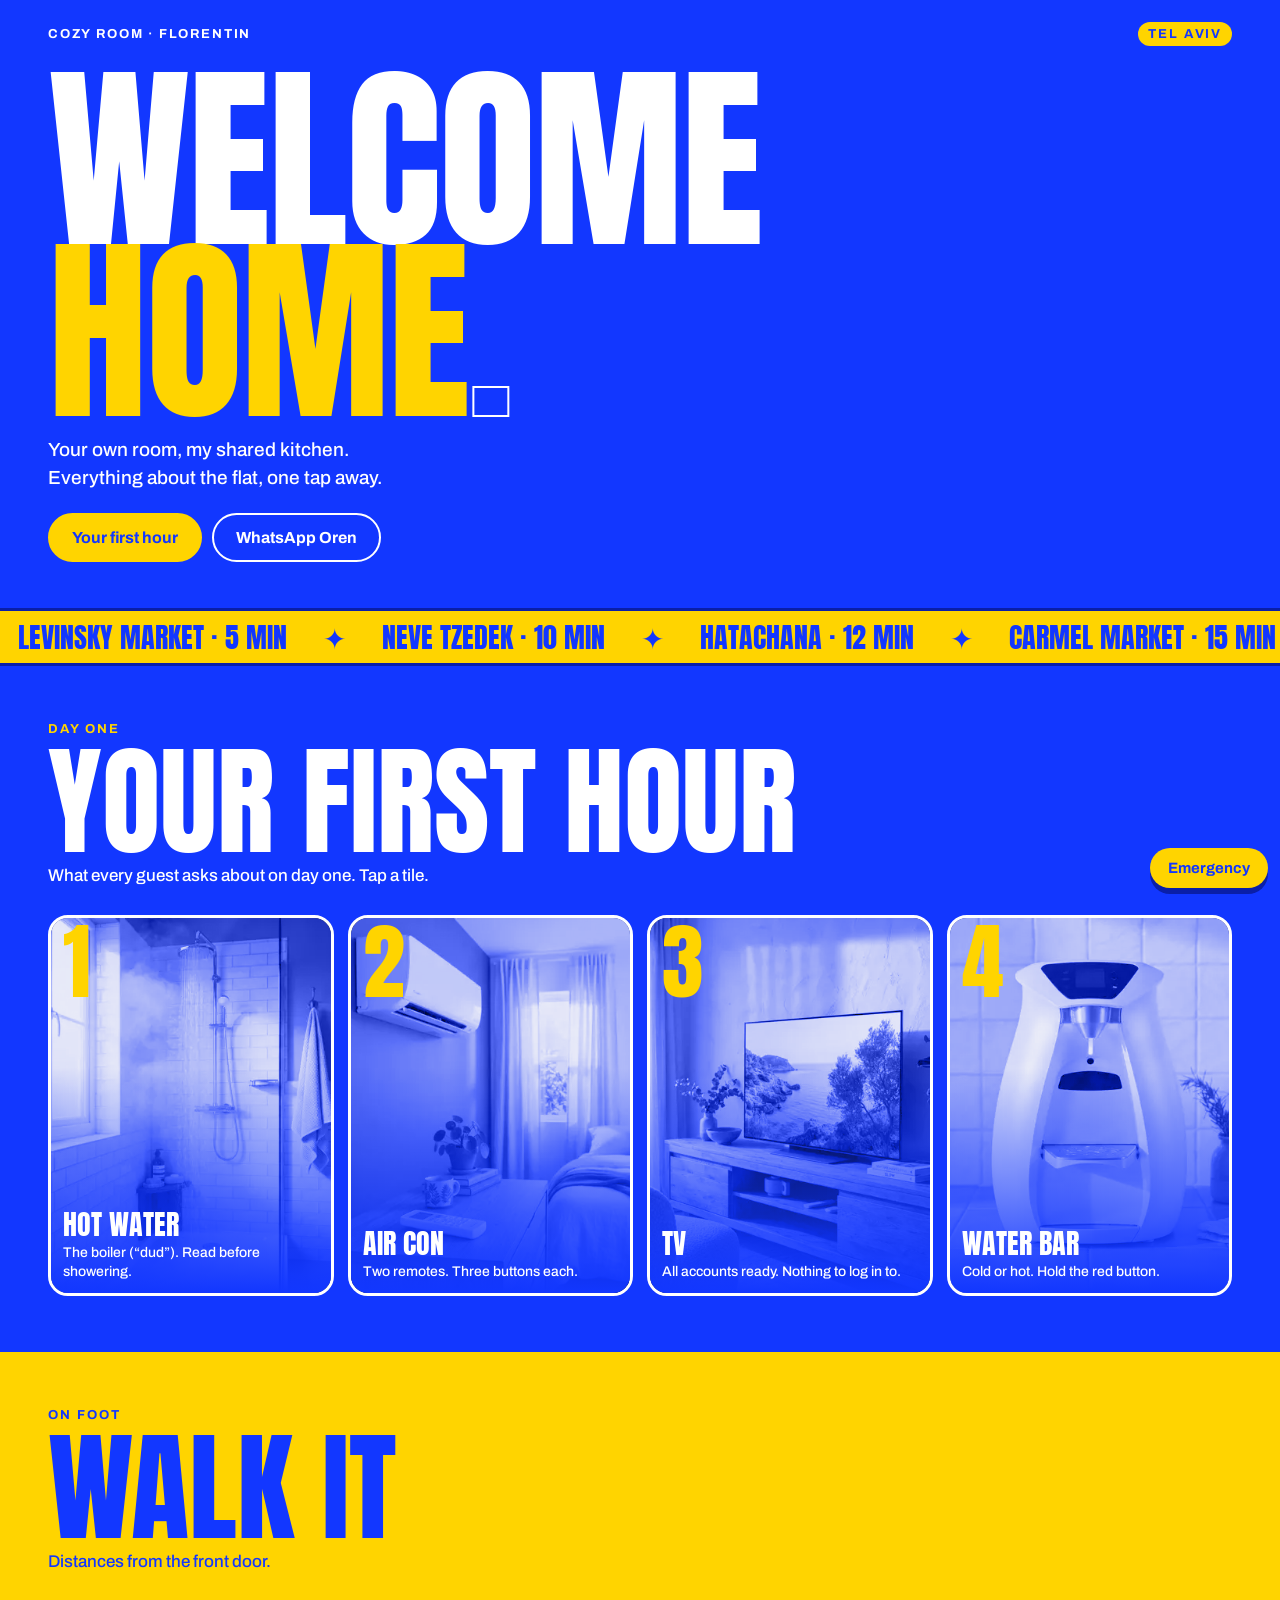
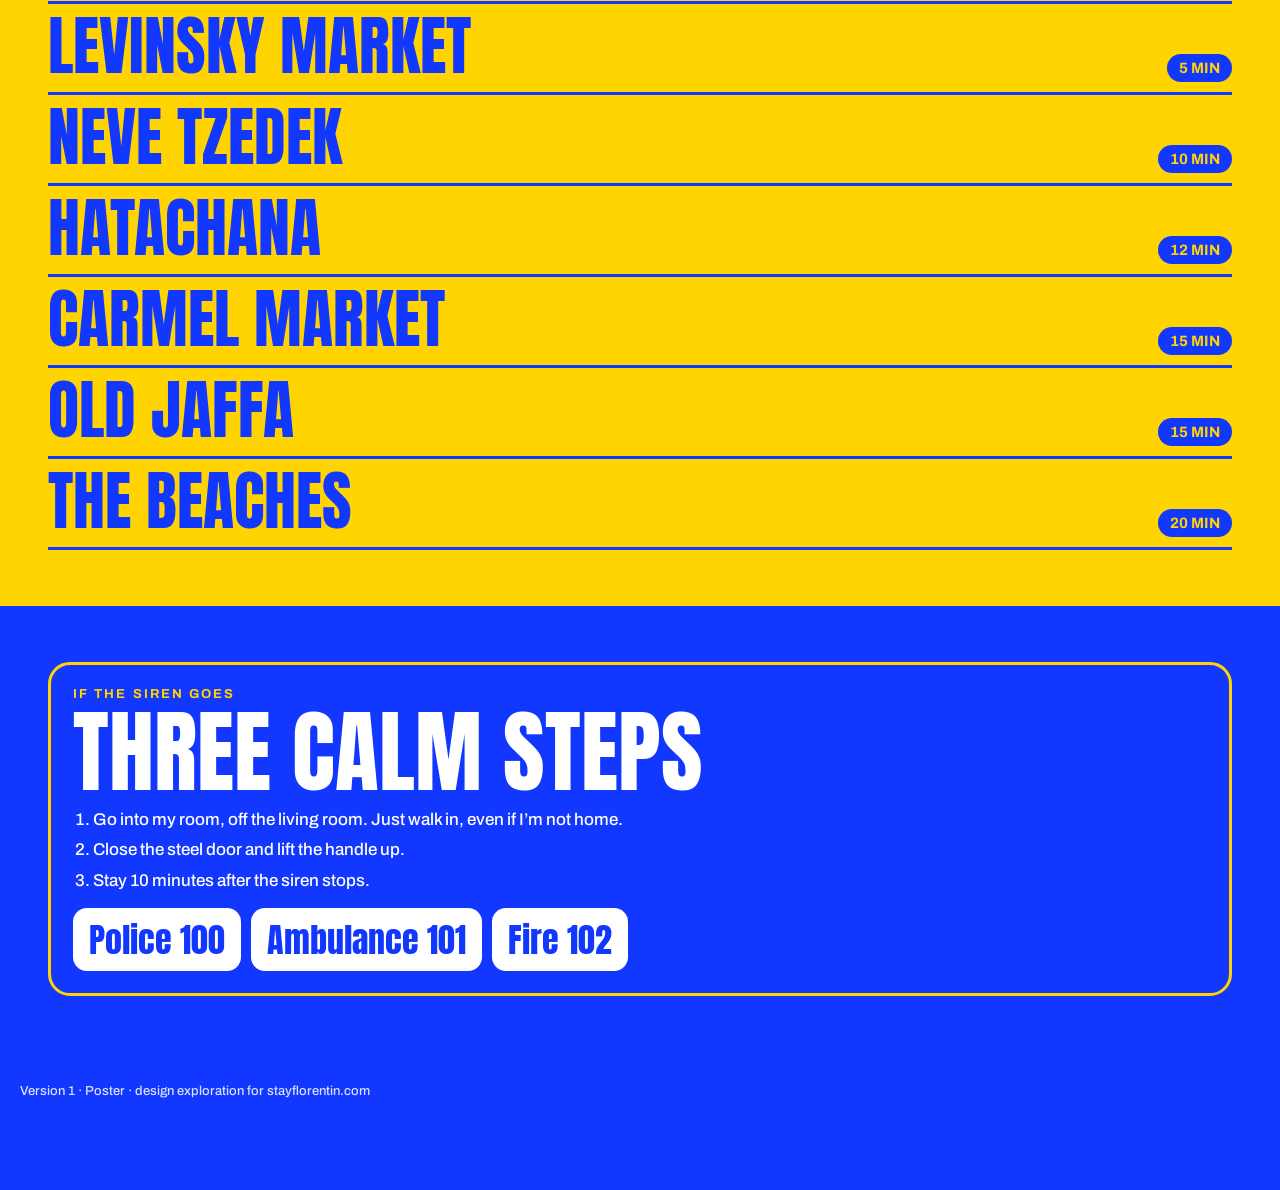
<file: versions/v1.html>
<!doctype html>
<html lang="en"><head><meta charset="utf-8"><meta name="viewport" content="width=device-width,initial-scale=1">
<title>Poster – A cozy room in Florentin</title>
<link href="https://fonts.googleapis.com/css2?family=Anton&family=Archivo:wght@500;700&display=swap" rel="stylesheet">
<style>
:root{--blue:#1237ff;--deep:#0a1fa8;--sun:#ffd400;--white:#fff;--d:Anton,"Arial Narrow",Impact,sans-serif;--b:Archivo,system-ui,sans-serif}
*{box-sizing:border-box;margin:0}html{scroll-behavior:smooth}
body{background:var(--blue);color:var(--white);font:500 17px/1.45 var(--b);overflow-x:hidden}
a{color:inherit}
.sos{position:fixed;z-index:9;inset-inline-end:12px;bottom:12px;background:var(--sun);color:var(--blue);font:700 15px var(--b);text-decoration:none;padding:12px 18px;border-radius:99px;box-shadow:0 6px 0 var(--deep)}
.hero{min-height:min(100svh,620px);gap:20px;display:flex;flex-direction:column;justify-content:space-between;padding:22px 20px 0}
.top{display:flex;justify-content:space-between;align-items:center;font:700 13px var(--b);letter-spacing:.14em;text-transform:uppercase}
.top span:last-child{background:var(--sun);color:var(--blue);padding:5px 10px;border-radius:99px}
h1{font:400 clamp(60px,24vw,200px)/.86 var(--d);text-transform:uppercase;letter-spacing:-.01em;margin:28px 0 18px}
h1 em{font-style:normal;color:var(--sun);display:block}
h1 span{-webkit-text-stroke:2px var(--white);color:transparent}
.sub{max-width:34ch;font-size:19px}
.cta{display:flex;gap:10px;flex-wrap:wrap;margin:22px 0 26px}
.btn{font:700 16px var(--b);text-decoration:none;padding:14px 22px;border-radius:99px;border:2px solid var(--white)}
.btn.y{background:var(--sun);color:var(--blue);border-color:var(--sun)}
.tick{overflow:hidden;background:var(--sun);color:var(--blue);margin:0 -20px;border-block:3px solid var(--deep)}
.tick div{display:flex;width:max-content;animation:m 26s linear infinite;font:400 28px/1 var(--d);text-transform:uppercase;padding:12px 0}
.tick span{padding-inline:18px;white-space:nowrap}.tick span:after{content:"✦";margin-inline-start:36px}
@keyframes m{to{transform:translateX(-50%)}}
@media(prefers-reduced-motion:reduce){.tick div{animation:none}}
section{padding:56px 20px}
h2{font:400 clamp(48px,12vw,120px)/.92 var(--d);text-transform:uppercase;margin-bottom:8px}
h2 small{display:block;font:700 13px var(--b);letter-spacing:.16em;color:var(--sun);margin-bottom:10px}
.lead{max-width:44ch;margin-bottom:26px}
.grid{display:grid;gap:14px;grid-template-columns:1fr 1fr}
.tile{position:relative;aspect-ratio:3/4;border-radius:20px;overflow:hidden;border:3px solid var(--white);background:var(--deep);text-decoration:none;display:block}
.tile img{position:absolute;inset:0;width:100%;height:100%;object-fit:cover;opacity:.92;mix-blend-mode:luminosity}
.tile:after{content:"";position:absolute;inset:0;background:linear-gradient(0deg,var(--blue) 0%,transparent 60%)}
.tile b{position:absolute;z-index:2;top:2px;inset-inline-start:12px;font:400 84px/1 var(--d);color:var(--sun)}
.tile div{position:absolute;z-index:2;inset-inline:12px;bottom:12px}
.tile h3{font:400 28px/1 var(--d);text-transform:uppercase}.tile p{font-size:14px;line-height:1.3;margin-top:6px}
.light{background:var(--sun);color:var(--blue)}.light h2 small{color:var(--blue)}
.walk{list-style:none;padding:0;border-top:3px solid var(--blue)}
.walk li{display:flex;justify-content:space-between;align-items:baseline;border-bottom:3px solid var(--blue);padding:10px 0;font:400 clamp(30px,8vw,64px)/1 var(--d);text-transform:uppercase}
.walk i{font:700 15px var(--b);font-style:normal;background:var(--blue);color:var(--sun);padding:6px 12px;border-radius:99px;white-space:nowrap}
.sosbox{border:3px solid var(--sun);border-radius:22px;padding:22px}
.sosbox ol{padding-inline-start:1.2em;margin:14px 0}.sosbox li{margin:6px 0}
.nums{display:flex;gap:10px;flex-wrap:wrap}.nums a{font:400 34px var(--d);background:var(--white);color:var(--blue);padding:6px 16px;border-radius:14px;text-decoration:none}
footer{padding:30px 20px 90px;font-size:13px;opacity:.85}
@media(min-width:800px){.grid{grid-template-columns:repeat(4,1fr)}.hero{padding-inline:48px}section{padding-inline:48px}.tick{margin-inline:-48px}}
</style></head><body>
<a class="sos" href="#sos">Emergency</a>
<header class="hero"><div>
 <div class="top"><span>Cozy room · Florentin</span><span>Tel Aviv</span></div>
 <h1>Welcome<em>home<span>.</span></em></h1>
 <p class="sub">Your own room, my shared kitchen. Everything about the flat, one tap away.</p>
 <div class="cta"><a class="btn y" href="#hour">Your first hour</a><a class="btn" href="https://wa.me/972523244799">WhatsApp Oren</a></div></div>
 <div class="tick"><div><span>Levinsky Market · 5 min</span><span>Neve Tzedek · 10 min</span><span>HaTachana · 12 min</span><span>Carmel Market · 15 min</span><span>Old Jaffa · 15 min</span><span>The beach · 20 min</span><span>Levinsky Market · 5 min</span><span>Neve Tzedek · 10 min</span><span>HaTachana · 12 min</span><span>Carmel Market · 15 min</span><span>Old Jaffa · 15 min</span><span>The beach · 20 min</span></div></div>
</header>
<section id="hour"><h2><small>DAY ONE</small>Your first hour</h2><p class="lead">What every guest asks about on day one. Tap a tile.</p>
<div class="grid">
<a class="tile" href="#"><img src="../assets/img/first-hour/shower.webp" alt=""><b>1</b><div><h3>Hot water</h3><p>The boiler (“dud”). Read before showering.</p></div></a>
<a class="tile" href="#"><img src="../assets/img/first-hour/ac.webp" alt=""><b>2</b><div><h3>Air con</h3><p>Two remotes. Three buttons each.</p></div></a>
<a class="tile" href="#"><img src="../assets/img/first-hour/tv.webp" alt=""><b>3</b><div><h3>TV</h3><p>All accounts ready. Nothing to log in to.</p></div></a>
<a class="tile" href="#"><img src="../assets/img/first-hour/water-bar-4.webp" alt=""><b>4</b><div><h3>Water bar</h3><p>Cold or hot. Hold the red button.</p></div></a>
</div></section>
<section class="light"><h2><small>ON FOOT</small>Walk it</h2><p class="lead">Distances from the front door.</p>
<ul class="walk"><li>Levinsky Market<i>5 min</i></li><li>Neve Tzedek<i>10 min</i></li><li>HaTachana<i>12 min</i></li><li>Carmel Market<i>15 min</i></li><li>Old Jaffa<i>15 min</i></li><li>The beaches<i>20 min</i></li></ul></section>
<section id="sos"><div class="sosbox"><h2 style="font-size:clamp(44px,10vw,90px)"><small>IF THE SIREN GOES</small>Three calm steps</h2>
<ol><li>Go into my room, off the living room. Just walk in, even if I’m not home.</li><li>Close the steel door and lift the handle up.</li><li>Stay 10 minutes after the siren stops.</li></ol>
<div class="nums"><a href="tel:100">Police 100</a><a href="tel:101">Ambulance 101</a><a href="tel:102">Fire 102</a></div></div></section>
<footer>Version 1 · Poster · design exploration for stayflorentin.com</footer>
</body></html>
</file>
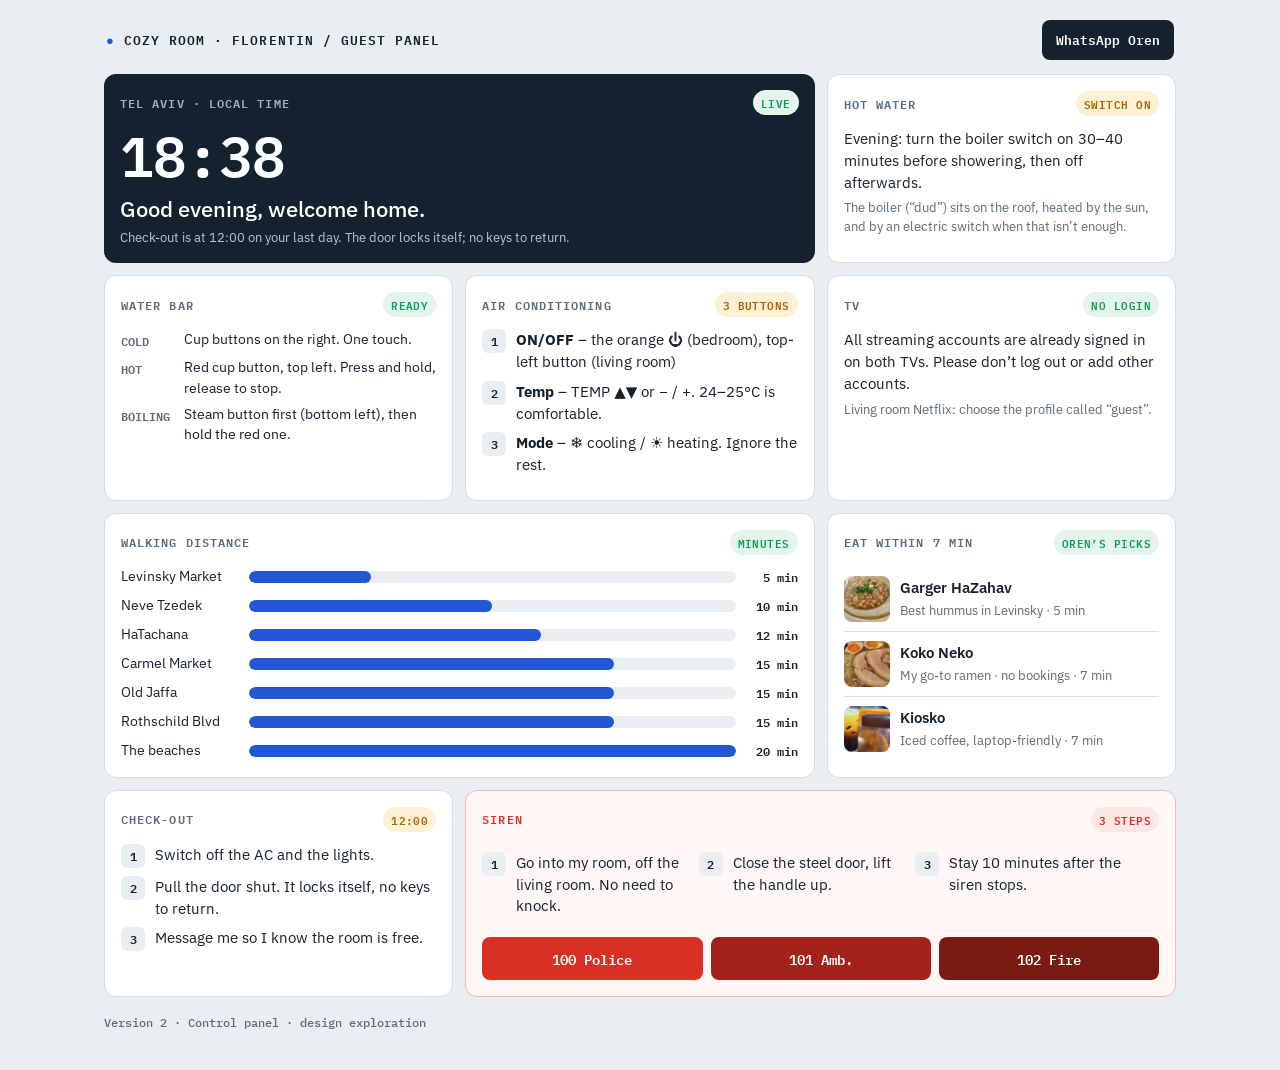
<file: versions/v2.html>
<!doctype html>
<html lang="en"><head><meta charset="utf-8"><meta name="viewport" content="width=device-width,initial-scale=1">
<title>Control panel – A cozy room in Florentin</title>
<link href="https://fonts.googleapis.com/css2?family=IBM+Plex+Mono:wght@500;600&family=IBM+Plex+Sans:wght@400;500;600&display=swap" rel="stylesheet">
<style>
:root{--bg:#e9eef3;--p:#fff;--ink:#14212e;--mut:#5b6b7a;--line:#d5dde5;--go:#0f9d58;--warn:#e08a00;--bad:#d93025;--blue:#2457d6;--m:"IBM Plex Mono",ui-monospace,Menlo,monospace;--s:"IBM Plex Sans",system-ui,sans-serif}
*{box-sizing:border-box;margin:0}body{background:var(--bg);color:var(--ink);font:400 15px/1.45 var(--s);padding:14px 14px 40px;max-width:1100px;margin:auto}
header{display:flex;justify-content:space-between;align-items:center;gap:10px;padding:6px 2px 14px}
header h1{font:600 13px var(--m);letter-spacing:.08em;text-transform:uppercase}header h1 b{color:var(--blue)}
.wa{font:600 13px var(--m);background:var(--ink);color:#fff;padding:9px 14px;border-radius:8px;text-decoration:none}
.grid{display:grid;gap:12px;grid-template-columns:repeat(auto-fit,minmax(260px,1fr))}
.p{background:var(--p);border:1px solid var(--line);border-radius:12px;padding:16px}
.p h2{font:600 12px var(--m);letter-spacing:.09em;text-transform:uppercase;color:var(--mut);display:flex;justify-content:space-between;align-items:center;margin-bottom:12px}
.chip{font:600 11px var(--m);padding:3px 8px;border-radius:99px;background:#e3f4ea;color:var(--go);text-transform:uppercase;letter-spacing:.04em}
.chip.w{background:#fdf0d5;color:#a86400}.chip.b{background:#fde7e5;color:var(--bad)}
.big{font:600 44px/1 var(--m);letter-spacing:-.02em}.sm{color:var(--mut);font-size:13px;margin-top:6px}
.span2{grid-column:span 2}@media(max-width:620px){.span2{grid-column:auto}}
.hero{background:var(--ink);color:#fff;border:0}.hero h2{color:#9fb1c3}.hero .sm{color:#b9c8d6}.hero .big{font-size:56px}
.hero .g{font:500 22px/1.25 var(--s);margin-top:12px;max-width:30ch}
.kv{display:grid;grid-template-columns:auto 1fr;gap:6px 14px;font-size:14px}.kv dt{font:600 12px var(--m);color:var(--mut);padding-top:2px}.kv dd{margin:0}
.step{display:flex;gap:10px;margin:8px 0}.step i{flex:none;width:24px;height:24px;border-radius:6px;background:var(--bg);font:600 12px/24px var(--m);text-align:center;font-style:normal}
.bars{display:grid;gap:9px}.bar{display:grid;grid-template-columns:118px 1fr 52px;gap:10px;align-items:center;font-size:13.5px}
.bar div{height:12px;background:var(--bg);border-radius:6px;overflow:hidden}.bar div span{display:block;height:100%;background:var(--blue);border-radius:6px}
.bar b{font:600 12px var(--m);text-align:right}
.eat{display:flex;gap:10px;align-items:center;padding:9px 0;border-top:1px solid var(--line)}.eat:first-of-type{border-top:0}
.eat img{width:46px;height:46px;border-radius:8px;object-fit:cover}.eat b{display:block;font-weight:600}.eat small{color:var(--mut)}
.sos .step{display:inline-flex;width:32%;vertical-align:top}.sos{border-color:#f2b8b3;background:#fff7f6}.sos h2{color:var(--bad)}
.num{display:flex;gap:8px;margin-top:12px}.num a{flex:1;text-align:center;text-decoration:none;font:600 14px var(--m);background:var(--bad);color:#fff;padding:10px 4px;border-radius:8px}
.num a:nth-child(2){background:#a3231b}.num a:nth-child(3){background:#7a1a14}
footer{margin-top:18px;font:500 12px var(--m);color:var(--mut)}
</style></head><body>
<header><h1><b>●</b> Cozy room · Florentin / guest panel</h1><a class="wa" href="https://wa.me/972523244799">WhatsApp Oren</a></header>
<div class="grid">
<div class="p hero span2"><h2><span>Tel Aviv · local time</span><span class="chip">live</span></h2><div class="big" id="clock">--:--</div><p class="g" id="greet">Welcome home.</p><p class="sm" id="check">Check-out is at 12:00 on your last day. The door locks itself; no keys to return.</p></div>
<div class="p"><h2><span>Hot water</span><span class="chip" id="hwchip">tip</span></h2><p id="hw"></p><p class="sm">The boiler (“dud”) sits on the roof, heated by the sun, and by an electric switch when that isn’t enough.</p></div>
<div class="p"><h2><span>Water bar</span><span class="chip">ready</span></h2>
<dl class="kv"><dt>COLD</dt><dd>Cup buttons on the right. One touch.</dd><dt>HOT</dt><dd>Red cup button, top left. Press and hold, release to stop.</dd><dt>BOILING</dt><dd>Steam button first (bottom left), then hold the red one.</dd></dl></div>
<div class="p"><h2><span>Air conditioning</span><span class="chip w">3 buttons</span></h2>
<div class="step"><i>1</i><span><b>ON/OFF</b> – the orange ⏻ (bedroom), top-left button (living room)</span></div><div class="step"><i>2</i><span><b>Temp</b> – TEMP ▲▼ or − / +. 24–25°C is comfortable.</span></div><div class="step"><i>3</i><span><b>Mode</b> – ❄ cooling / ☀ heating. Ignore the rest.</span></div></div>
<div class="p"><h2><span>TV</span><span class="chip">no login</span></h2><p>All streaming accounts are already signed in on both TVs. Please don’t log out or add other accounts.</p><p class="sm">Living room Netflix: choose the profile called “guest”.</p></div>
<div class="p span2"><h2><span>Walking distance</span><span class="chip">minutes</span></h2><div class="bars" id="bars"></div></div>
<div class="p"><h2><span>Eat within 7 min</span><span class="chip">Oren’s picks</span></h2>
<div class="eat"><img src="../assets/img/eat/garger-w-m.webp" alt=""><div><b>Garger HaZahav</b><small>Best hummus in Levinsky · 5 min</small></div></div>
<div class="eat"><img src="../assets/img/eat/kokoneko-w-m.webp" alt=""><div><b>Koko Neko</b><small>My go-to ramen · no bookings · 7 min</small></div></div>
<div class="eat"><img src="../assets/img/eat/kiosko-w-m.webp" alt=""><div><b>Kiosko</b><small>Iced coffee, laptop-friendly · 7 min</small></div></div></div>
<div class="p"><h2><span>Check-out</span><span class="chip w">12:00</span></h2><div class="step"><i>1</i><span>Switch off the AC and the lights.</span></div><div class="step"><i>2</i><span>Pull the door shut. It locks itself, no keys to return.</span></div><div class="step"><i>3</i><span>Message me so I know the room is free.</span></div></div>
<div class="p sos span2"><h2><span>Siren</span><span class="chip b">3 steps</span></h2>
<div class="step"><i>1</i><span>Go into my room, off the living room. No need to knock.</span></div><div class="step"><i>2</i><span>Close the steel door, lift the handle up.</span></div><div class="step"><i>3</i><span>Stay 10 minutes after the siren stops.</span></div>
<div class="num"><a href="tel:100">100 Police</a><a href="tel:101">101 Amb.</a><a href="tel:102">102 Fire</a></div></div>
</div>
<footer>Version 2 · Control panel · design exploration</footer>
<script>
const bars=[["Levinsky Market",5],["Neve Tzedek",10],["HaTachana",12],["Carmel Market",15],["Old Jaffa",15],["Rothschild Blvd",15],["The beaches",20]];
document.getElementById("bars").innerHTML=bars.map(([n,m])=>`<div class="bar"><span>${n}</span><div><span style="width:${m/20*100}%"></span></div><b>${m} min</b></div>`).join("");
function tick(){const d=new Date(),f=new Intl.DateTimeFormat("en-GB",{timeZone:"Asia/Jerusalem",hour:"2-digit",minute:"2-digit",hour12:false}).format(d),h=+f.slice(0,2);
document.getElementById("clock").textContent=f;
document.getElementById("greet").textContent=(h<5||h>=22?"Good night":h<12?"Good morning":h<17?"Good afternoon":"Good evening")+", welcome home.";
const ev=h>=17||h<8,c=document.getElementById("hwchip");c.textContent=ev?"switch on":"sun is enough";c.className="chip "+(ev?"w":"");
document.getElementById("hw").textContent=ev?"Evening: turn the boiler switch on 30–40 minutes before showering, then off afterwards.":"Daytime: in summer the sun is usually enough. The water can be very hot, so test it first."}
tick();setInterval(tick,20000);
</script></body></html>
</file>
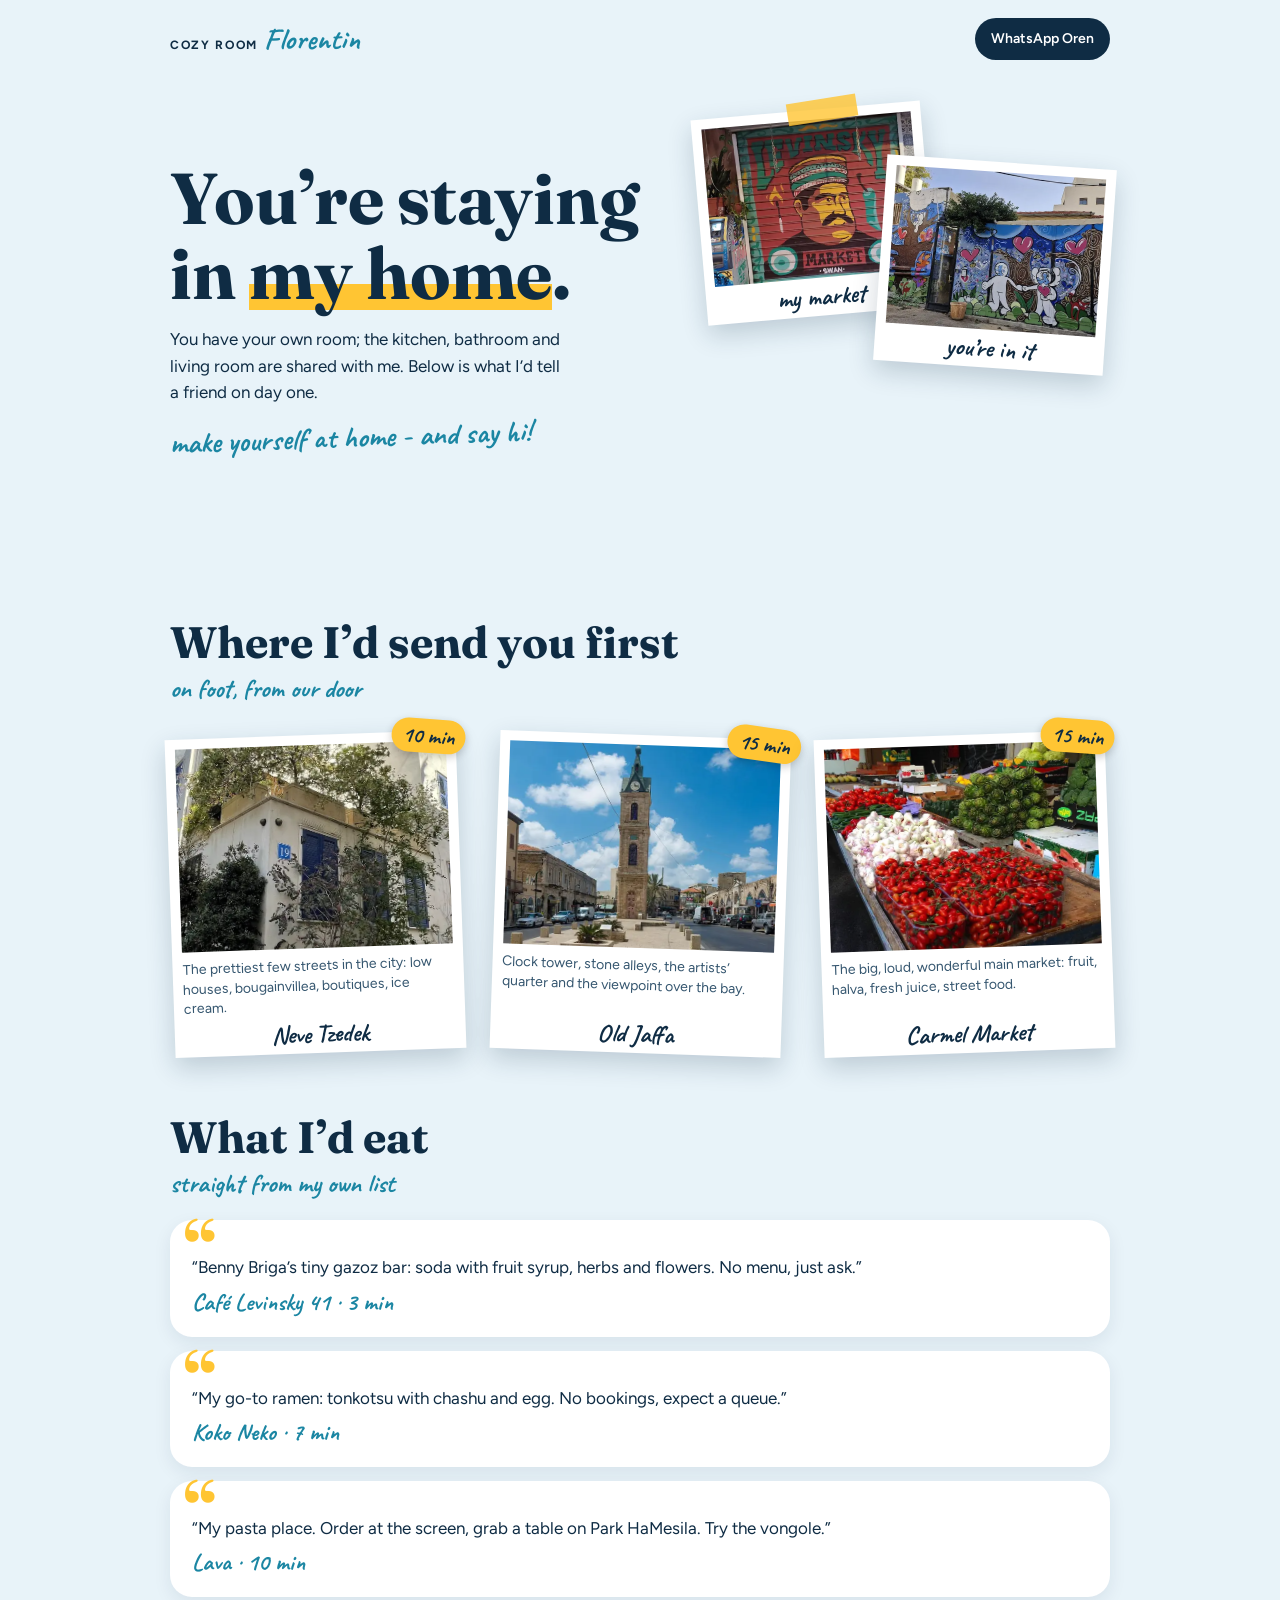
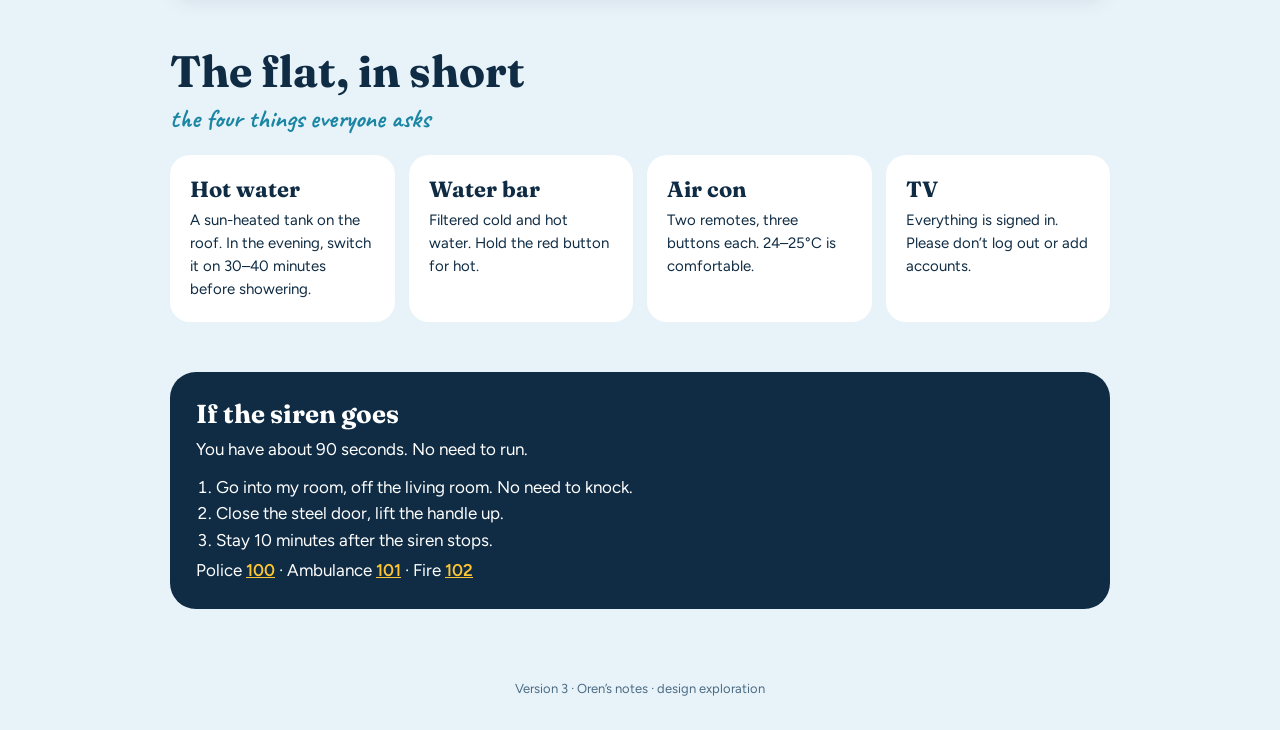
<file: versions/v3.html>
<!doctype html>
<html lang="en"><head><meta charset="utf-8"><meta name="viewport" content="width=device-width,initial-scale=1">
<title>Oren’s notes – A cozy room in Florentin</title>
<link href="https://fonts.googleapis.com/css2?family=Caveat:wght@600;700&family=Fraunces:opsz,wght@9..144,500;9..144,700&family=Figtree:wght@400;600&display=swap" rel="stylesheet">
<style>
:root{--bg:#e8f3f9;--ink:#0f2c44;--sea:#1b86a3;--sun:#ffc533;--card:#fff;--h:"Caveat",cursive;--f:Fraunces,Georgia,serif;--b:Figtree,system-ui,sans-serif}
*{box-sizing:border-box;margin:0}body{background:var(--bg);color:var(--ink);font:400 17px/1.55 var(--b);overflow-x:hidden}
.wrap{max-width:980px;margin:auto;padding:0 20px}
nav{display:flex;justify-content:space-between;align-items:center;padding:18px 0}
.logo{font:700 30px var(--h);color:var(--sea)}.logo b{font:700 12px var(--b);letter-spacing:.14em;text-transform:uppercase;color:var(--ink);margin-inline-end:6px}
nav a.w{background:var(--ink);color:#fff;text-decoration:none;font-weight:600;font-size:14px;padding:10px 16px;border-radius:99px}
.hero{display:grid;gap:26px;padding:20px 0 50px;align-items:center}
h1{font:700 clamp(40px,8vw,72px)/1.04 var(--f)}h1 u{text-decoration:none;background:linear-gradient(transparent 62%,var(--sun) 62% 92%,transparent 92%)}
.hand{font:700 30px/1.1 var(--h);color:var(--sea);margin-top:16px;transform:rotate(-2deg);display:inline-block}
.polar{background:#fff;padding:10px 10px 38px;box-shadow:0 10px 26px rgba(15,44,68,.2);position:relative}
.polar img{width:100%;aspect-ratio:4/3;object-fit:cover;display:block}.polar span{position:absolute;inset-inline:12px;bottom:6px;font:700 25px/1 var(--h);text-align:center}
.stack{position:relative;height:370px}.stack .polar{position:absolute;width:56%}
.stack .a{inset-inline-start:0;top:12px;transform:rotate(-5deg)}.stack .b{inset-inline-end:0;top:64px;transform:rotate(4deg);z-index:2}
.tape{position:absolute;top:-10px;left:42%;width:70px;height:22px;background:rgba(255,197,51,.8);transform:rotate(-4deg)}
h2{font:700 clamp(30px,5vw,44px)/1.1 var(--f);margin:50px 0 6px}.note{font:700 26px var(--h);color:var(--sea);margin-bottom:20px}
.route{position:relative;display:grid;gap:34px;grid-template-columns:repeat(auto-fit,minmax(230px,1fr));padding:10px 0}
.route .polar:nth-child(odd){transform:rotate(-2deg)}.route .polar:nth-child(even){transform:rotate(2deg)}
.polar small{display:block;font-size:14px;line-height:1.4;margin-top:8px;color:#35566f}
.polar em{position:absolute;top:-12px;inset-inline-end:-10px;background:var(--sun);font:700 22px/1 var(--h);padding:6px 11px;border-radius:99px;font-style:normal;transform:rotate(6deg);box-shadow:0 3px 8px rgba(0,0,0,.2)}
.polar.t{padding-bottom:12px}.polar.t span{position:static;display:block;margin-top:8px;text-align:start}
.bub{background:var(--card);border-radius:22px;padding:20px 22px;margin:14px 0;position:relative;box-shadow:0 6px 18px rgba(15,44,68,.08)}
.bub:before{content:"“";position:absolute;top:-6px;inset-inline-start:14px;font:700 70px/1 var(--f);color:var(--sun)}
.bub p{padding-top:14px}.bub b{font:700 24px var(--h);color:var(--sea);display:block;margin-top:6px}
.help{display:grid;gap:14px;grid-template-columns:repeat(auto-fit,minmax(220px,1fr))}
.help div{background:#fff;border-radius:20px;padding:20px}.help h3{font:700 22px var(--f)}.help p{font-size:15px;margin-top:6px}
.sos{margin:50px 0 70px;background:var(--ink);color:#fff;border-radius:26px;padding:26px}
.sos h3{font:700 26px var(--f)}.sos ol{margin:12px 0 4px;padding-inline-start:1.2em}.sos a{color:var(--sun);font-weight:600}
footer{text-align:center;font-size:13px;color:#4c6b82;padding-bottom:30px}
@media(min-width:800px){.hero{grid-template-columns:1.1fr .9fr}.stack{height:420px}}
</style></head><body><div class="wrap">
<nav><div class="logo"><b>Cozy room</b>Florentin</div><a class="w" href="https://wa.me/972523244799">WhatsApp Oren</a></nav>
<div class="hero"><div><h1>You’re staying in <u>my home</u>.</h1><p style="margin-top:16px;max-width:36ch">You have your own room; the kitchen, bathroom and living room are shared with me. Below is what I’d tell a friend on day one.</p><span class="hand">make yourself at home - and say hi!</span></div>
<div class="stack"><div class="polar a"><i class="tape"></i><img src="../assets/img/places/levinsky.webp" alt=""><span>my market</span></div><div class="polar b"><img src="../assets/img/places/florentin_art.webp" alt=""><span>you’re in it</span></div></div></div>

<h2>Where I’d send you first</h2><p class="note">on foot, from our door</p>
<div class="route">
<div class="polar"><em>10 min</em><img src="../assets/img/places/neve_tzedek.webp" alt=""><span>Neve Tzedek</span><small>The prettiest few streets in the city: low houses, bougainvillea, boutiques, ice cream.</small></div>
<div class="polar"><em>15 min</em><img src="../assets/img/places/old_jaffa.webp" alt=""><span>Old Jaffa</span><small>Clock tower, stone alleys, the artists’ quarter and the viewpoint over the bay.</small></div>
<div class="polar"><em>15 min</em><img src="../assets/img/places/carmel.webp" alt=""><span>Carmel Market</span><small>The big, loud, wonderful main market: fruit, halva, fresh juice, street food.</small></div>
</div>

<h2>What I’d eat</h2><p class="note">straight from my own list</p>
<div class="bub"><p>“Benny Briga’s tiny gazoz bar: soda with fruit syrup, herbs and flowers. No menu, just ask.”</p><b>Café Levinsky 41 · 3 min</b></div>
<div class="bub"><p>“My go-to ramen: tonkotsu with chashu and egg. No bookings, expect a queue.”</p><b>Koko Neko · 7 min</b></div>
<div class="bub"><p>“My pasta place. Order at the screen, grab a table on Park HaMesila. Try the vongole.”</p><b>Lava · 10 min</b></div>

<h2>The flat, in short</h2><p class="note">the four things everyone asks</p>
<div class="help">
<div><h3>Hot water</h3><p>A sun-heated tank on the roof. In the evening, switch it on 30–40 minutes before showering.</p></div>
<div><h3>Water bar</h3><p>Filtered cold and hot water. Hold the red button for hot.</p></div>
<div><h3>Air con</h3><p>Two remotes, three buttons each. 24–25°C is comfortable.</p></div>
<div><h3>TV</h3><p>Everything is signed in. Please don’t log out or add accounts.</p></div></div>

<div class="sos"><h3>If the siren goes</h3><p style="margin-top:6px">You have about 90 seconds. No need to run.</p><ol><li>Go into my room, off the living room. No need to knock.</li><li>Close the steel door, lift the handle up.</li><li>Stay 10 minutes after the siren stops.</li></ol><p>Police <a href="tel:100">100</a> · Ambulance <a href="tel:101">101</a> · Fire <a href="tel:102">102</a></p></div>
<footer>Version 3 · Oren’s notes · design exploration</footer></div></body></html>
</file>
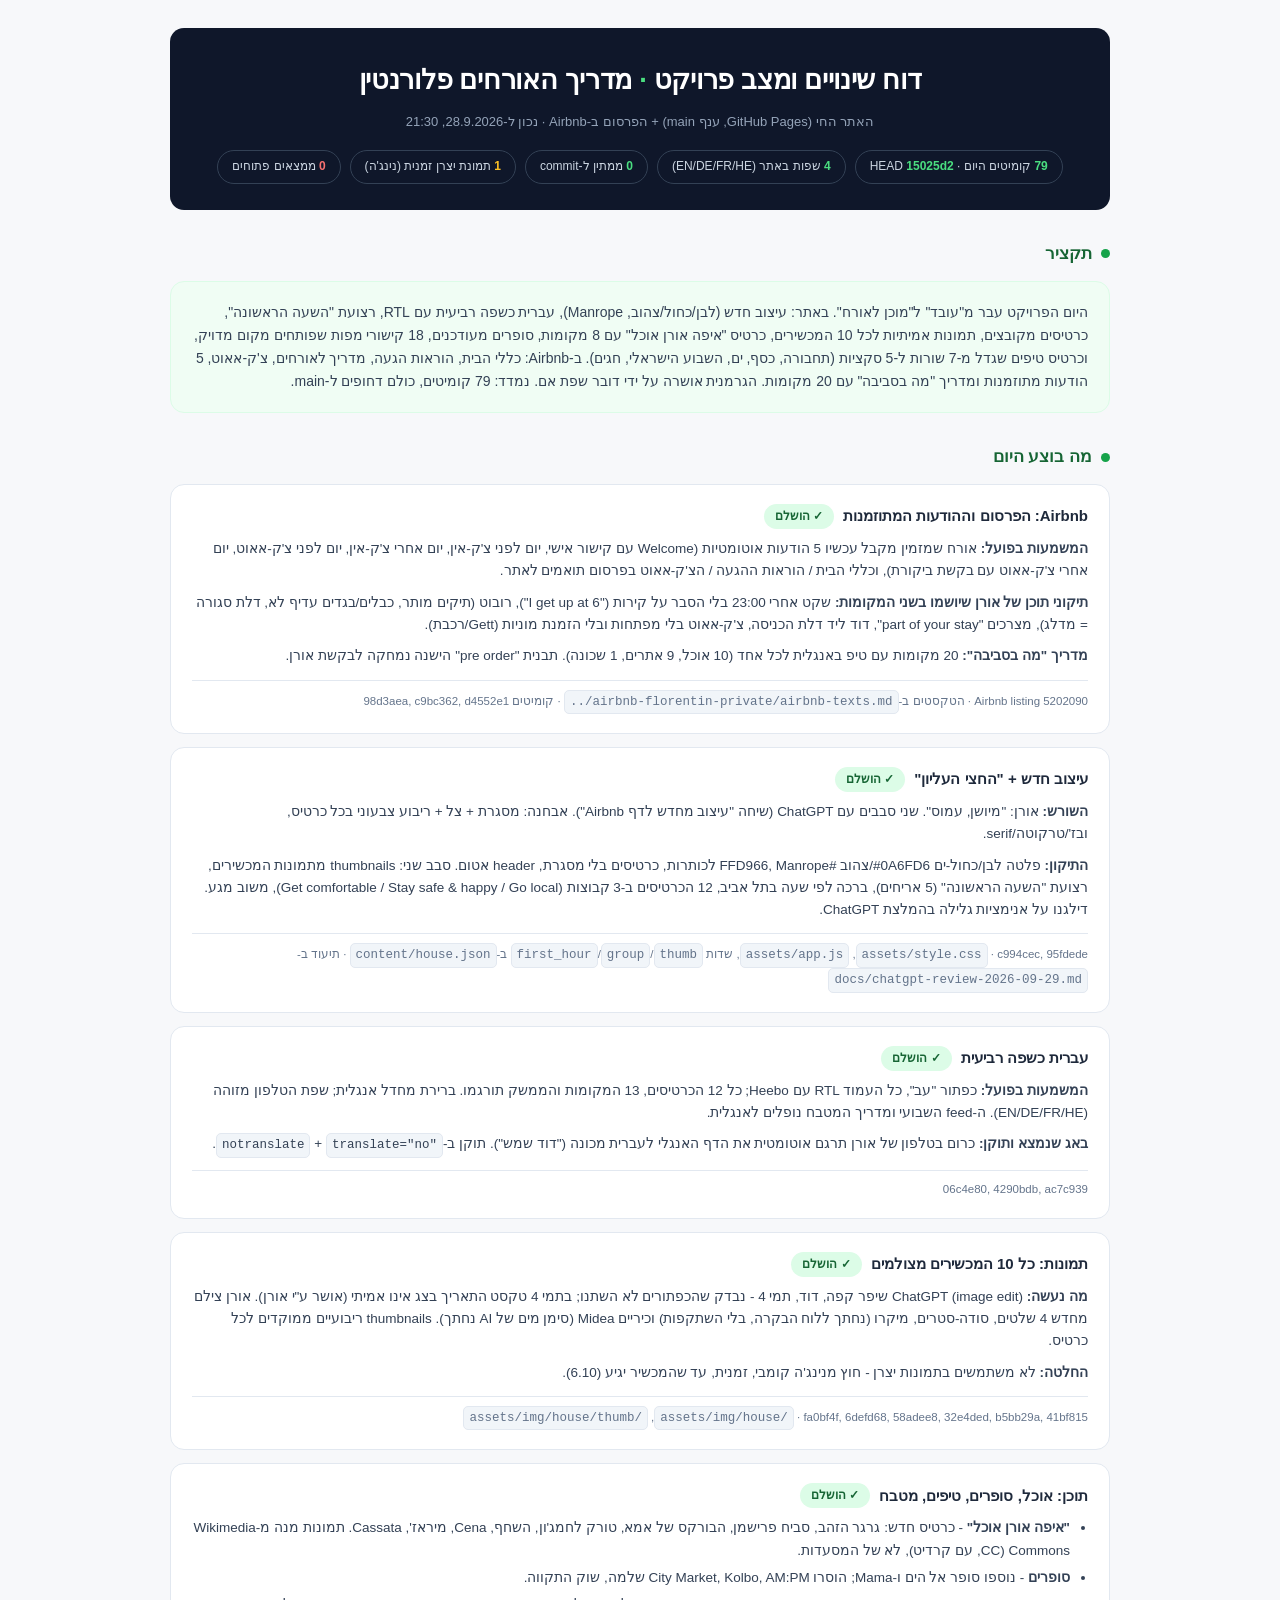
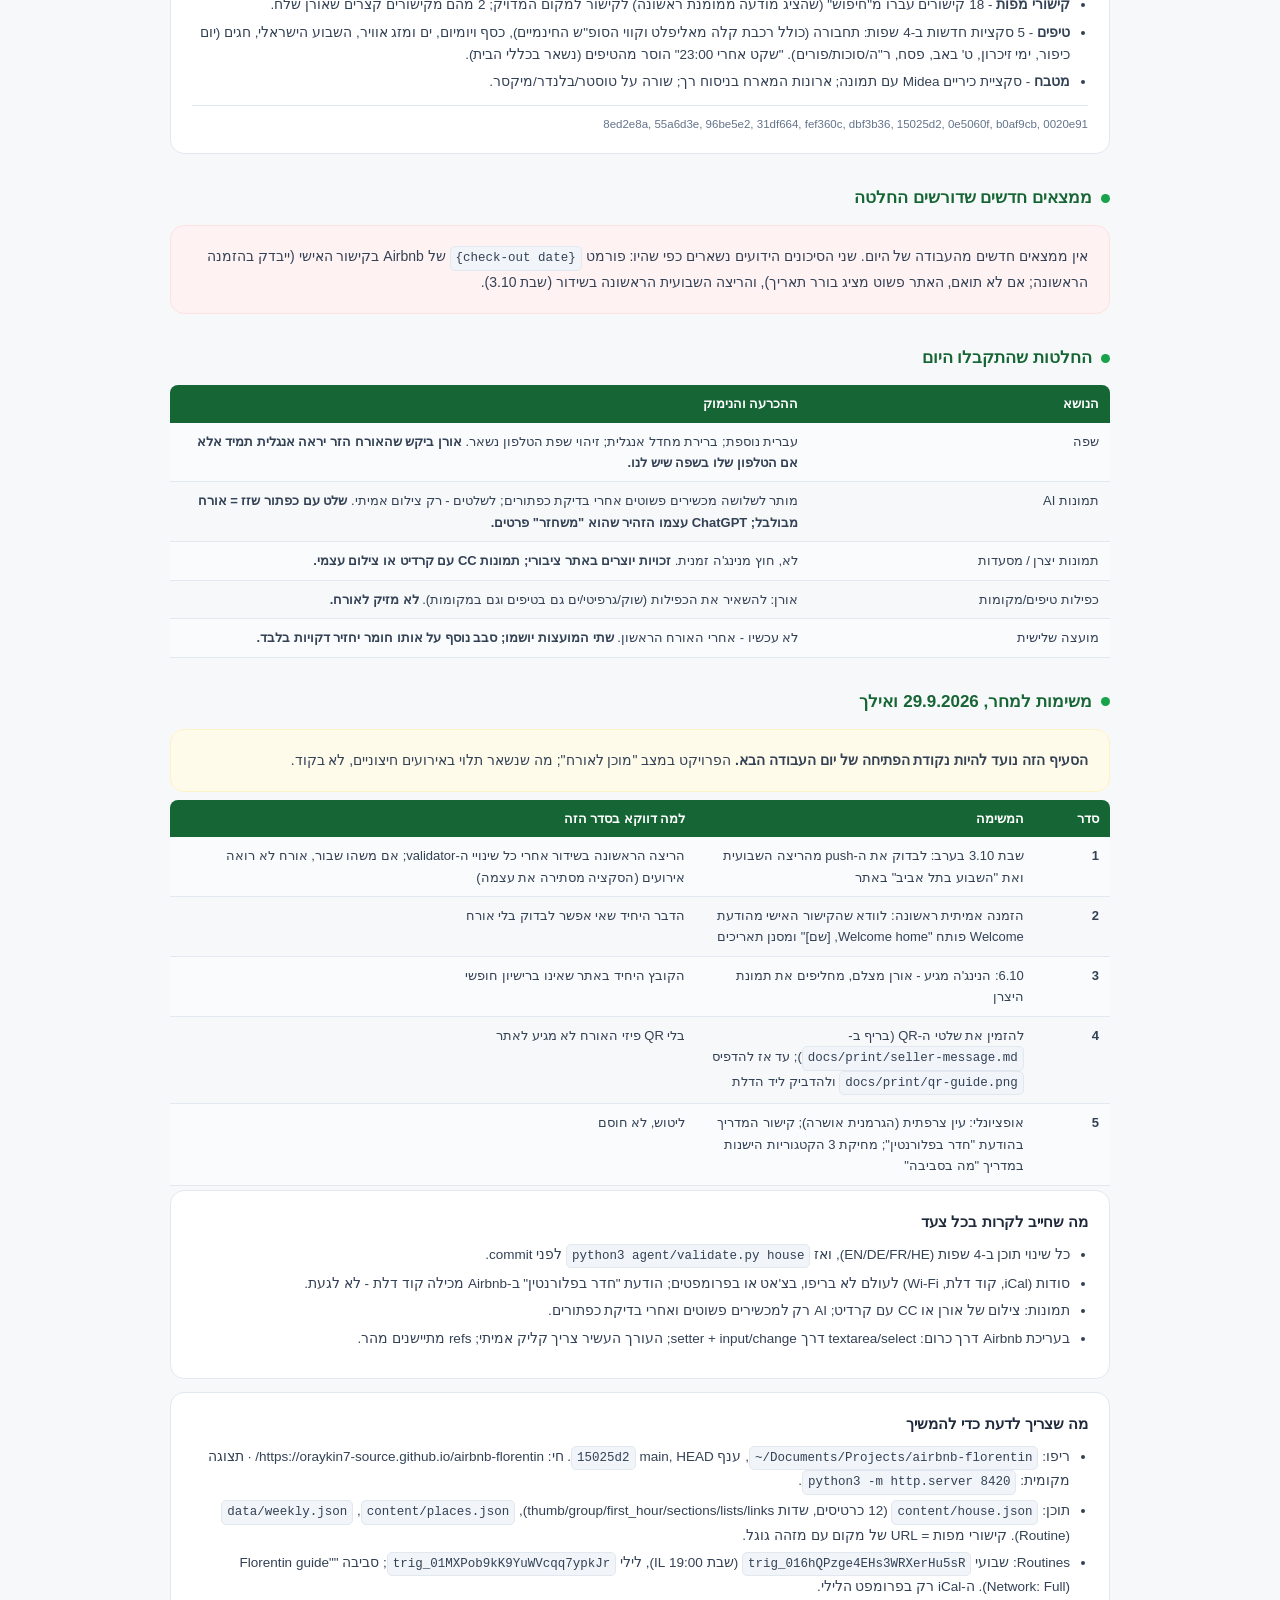
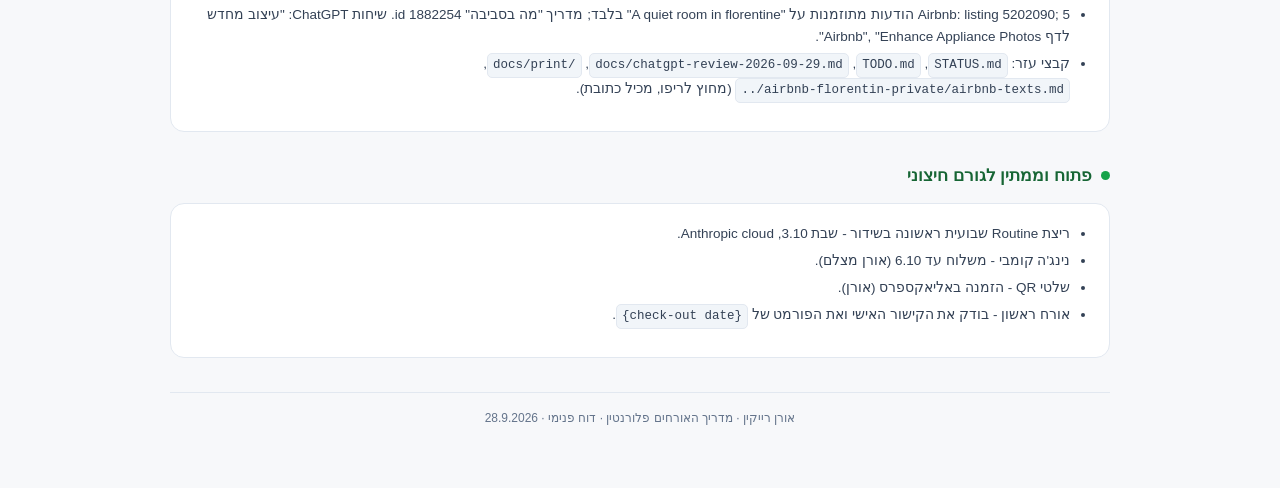
<file: docs/reports/2026-09-28-evening.html>
<!DOCTYPE html>
<html lang="he" dir="rtl">
<head>
<meta charset="utf-8">
<title>דוח שינויים ומצב פרויקט · מדריך האורחים פלורנטין · 28.9.2026 ערב</title>
<style>
  :root{--ink:#1e293b;--ink2:#334155;--muted:#475569;--soft:#64748b;--line:#e2e8f0;--page:#f7f8fa;--card:#ffffff;--green:#166534;--green-mid:#16a34a;--green-50:#f0fdf4;--green-100:#dcfce7;--amber:#92400e;--amber-50:#fffbeb;--amber-100:#fef3c7;--red:#b91c1c;--red-50:#fef2f2;--red-100:#fee2e2;--navy:#0f172a;--r:14px;}
  *{box-sizing:border-box;margin:0;padding:0;}
  body{background:var(--page);color:var(--ink);font-family:"Segoe UI","Arial Hebrew",Arial,sans-serif;line-height:1.65;padding:28px 18px 60px;}
  .wrap{max-width:940px;margin:0 auto;}
  .hero{background:var(--navy);color:#fff;border-radius:var(--r);padding:30px 28px 26px;text-align:center;margin-bottom:30px;}
  .hero h1{font-size:27px;font-weight:800;letter-spacing:-.3px;} .hero h1 .accent{color:#4ade80;}
  .hero .sub{margin-top:8px;font-size:13px;color:#94a3b8;}
  .pills{display:flex;flex-wrap:wrap;gap:9px;justify-content:center;margin-top:18px;}
  .pill{border:1px solid #334155;border-radius:999px;padding:6px 14px;font-size:12px;color:#cbd5e1;} .pill b{color:#4ade80;font-weight:700;} .pill.warn b{color:#fbbf24;} .pill.bad b{color:#f87171;}
  h2{font-size:17px;font-weight:800;color:var(--green);margin:30px 0 13px;display:flex;align-items:center;gap:9px;}
  h2::before{content:"";width:9px;height:9px;border-radius:50%;background:var(--green-mid);flex:none;}
  .card{background:var(--card);border:1px solid var(--line);border-radius:var(--r);padding:19px 21px;margin-bottom:13px;}
  .card h3{font-size:15px;font-weight:700;color:var(--ink);margin-bottom:9px;display:flex;flex-wrap:wrap;align-items:center;gap:9px;}
  .card p{font-size:13.5px;color:var(--ink2);margin-bottom:9px;} .card p:last-child{margin-bottom:0;}
  .card ul{margin:0 18px 9px 0;font-size:13.5px;color:var(--ink2);} .card li{margin-bottom:5px;}
  .tag{font-size:11.5px;font-weight:700;border-radius:999px;padding:3px 11px;white-space:nowrap;}
  .ok{background:var(--green-100);color:var(--green);} .wait{background:var(--amber-100);color:var(--amber);} .stop{background:var(--red-100);color:var(--red);}
  code{font-family:ui-monospace,Menlo,Consolas,monospace;background:#f1f5f9;border:1px solid var(--line);border-radius:5px;padding:1px 5px;font-size:12.5px;direction:ltr;display:inline-block;}
  .src{font-size:11.5px;color:var(--soft);border-top:1px solid var(--line);padding-top:9px;margin-top:12px;}
  .lead{background:var(--green-50);border:1px solid var(--green-100);border-radius:var(--r);padding:19px 21px;font-size:14px;color:var(--ink2);margin-bottom:8px;}
  .alert{background:var(--red-50);border-color:var(--red-100);} .note{background:var(--amber-50);border-color:var(--amber-100);}
  table{width:100%;border-collapse:collapse;margin:6px 0 4px;font-size:13px;}
  th{background:var(--green);color:#fff;font-weight:700;text-align:right;padding:8px 11px;} th:first-child{border-radius:0 8px 0 0;} th:last-child{border-radius:8px 0 0 0;}
  td{padding:8px 11px;border-bottom:1px solid var(--line);color:var(--ink2);vertical-align:top;} tr:nth-child(even) td{background:#fafbfc;}
  .foot{text-align:center;font-size:12px;color:var(--soft);margin-top:34px;padding-top:16px;border-top:1px solid var(--line);}
  @media print{body{background:#fff;padding:0;} .card,.lead{break-inside:avoid;}}
</style>
</head>
<body>
<div class="wrap">

  <div class="hero">
    <h1>דוח שינויים ומצב פרויקט <span class="accent">·</span> מדריך האורחים פלורנטין</h1>
    <div class="sub">האתר החי (GitHub Pages, ענף main) + הפרסום ב-Airbnb · נכון ל-28.9.2026, 21:30</div>
    <div class="pills">
      <span class="pill"><b>79</b> קומיטים היום · HEAD <b>15025d2</b></span>
      <span class="pill"><b>4</b> שפות באתר (EN/DE/FR/HE)</span>
      <span class="pill"><b>0</b> ממתין ל-commit</span>
      <span class="pill warn"><b>1</b> תמונת יצרן זמנית (נינג'ה)</span>
      <span class="pill bad"><b>0</b> ממצאים פתוחים</span>
    </div>
  </div>

  <h2>תקציר</h2>
  <div class="lead">
    היום הפרויקט עבר מ"עובד" ל"מוכן לאורח". באתר: עיצוב חדש (לבן/כחול/צהוב, Manrope), עברית כשפה רביעית עם RTL, רצועת "השעה הראשונה", כרטיסים מקובצים, תמונות אמיתיות לכל 10 המכשירים, כרטיס "איפה אורן אוכל" עם 8 מקומות, סופרים מעודכנים, 18 קישורי מפות שפותחים מקום מדויק, וכרטיס טיפים שגדל מ-7 שורות ל-5 סקציות (תחבורה, כסף, ים, השבוע הישראלי, חגים). ב-Airbnb: כללי הבית, הוראות הגעה, מדריך לאורחים, צ'ק-אאוט, 5 הודעות מתוזמנות ומדריך "מה בסביבה" עם 20 מקומות. הגרמנית אושרה על ידי דובר שפת אם. נמדד: 79 קומיטים, כולם דחופים ל-main.
  </div>

  <h2>מה בוצע היום</h2>

  <div class="card">
    <h3>Airbnb: הפרסום וההודעות המתוזמנות <span class="tag ok">✓ הושלם</span></h3>
    <p><b>המשמעות בפועל:</b> אורח שמזמין מקבל עכשיו 5 הודעות אוטומטיות (Welcome עם קישור אישי, יום לפני צ'ק-אין, יום אחרי צ'ק-אין, יום לפני צ'ק-אאוט, יום אחרי צ'ק-אאוט עם בקשת ביקורת), וכללי הבית / הוראות ההגעה / הצ'ק-אאוט בפרסום תואמים לאתר.</p>
    <p><b>תיקוני תוכן של אורן שיושמו בשני המקומות:</b> שקט אחרי 23:00 בלי הסבר על קירות ("I get up at 6"), רובוט (תיקים מותר, כבלים/בגדים עדיף לא, דלת סגורה = מדלג), מצרכים "part of your stay", דוד ליד דלת הכניסה, צ'ק-אאוט בלי מפתחות ובלי הזמנת מוניות (Gett/רכבת).</p>
    <p><b>מדריך "מה בסביבה":</b> 20 מקומות עם טיפ באנגלית לכל אחד (10 אוכל, 9 אתרים, 1 שכונה). תבנית "pre order" הישנה נמחקה לבקשת אורן.</p>
    <div class="src">Airbnb listing 5202090 · הטקסטים ב-<code>../airbnb-florentin-private/airbnb-texts.md</code> · קומיטים 98d3aea, c9bc362, d4552e1</div>
  </div>

  <div class="card">
    <h3>עיצוב חדש + "החצי העליון" <span class="tag ok">✓ הושלם</span></h3>
    <p><b>השורש:</b> אורן: "מיושן, עמוס". שני סבבים עם ChatGPT (שיחה "עיצוב מחדש לדף Airbnb"). אבחנה: מסגרת + צל + ריבוע צבעוני בכל כרטיס, ובז'/טרקוטה/serif.</p>
    <p><b>התיקון:</b> פלטה לבן/כחול-ים #0A6FD6/צהוב #FFD966, Manrope לכותרות, כרטיסים בלי מסגרת, header אטום. סבב שני: thumbnails מתמונות המכשירים, רצועת "השעה הראשונה" (5 אריחים), ברכה לפי שעה בתל אביב, 12 הכרטיסים ב-3 קבוצות (Get comfortable / Stay safe & happy / Go local), משוב מגע. דילגנו על אנימציות גלילה בהמלצת ChatGPT.</p>
    <div class="src">c994cec, 95fdede · <code>assets/style.css</code>, <code>assets/app.js</code>, שדות <code>thumb</code>/<code>group</code>/<code>first_hour</code> ב-<code>content/house.json</code> · תיעוד ב-<code>docs/chatgpt-review-2026-09-29.md</code></div>
  </div>

  <div class="card">
    <h3>עברית כשפה רביעית <span class="tag ok">✓ הושלם</span></h3>
    <p><b>המשמעות בפועל:</b> כפתור "עב", כל העמוד RTL עם Heebo; כל 12 הכרטיסים, 13 המקומות והממשק תורגמו. ברירת מחדל אנגלית; שפת הטלפון מזוהה (EN/DE/FR/HE). ה-feed השבועי ומדריך המטבח נופלים לאנגלית.</p>
    <p><b>באג שנמצא ותוקן:</b> כרום בטלפון של אורן תרגם אוטומטית את הדף האנגלי לעברית מכונה ("דוד שמש"). תוקן ב-<code>translate="no"</code> + <code>notranslate</code>.</p>
    <div class="src">06c4e80, 4290bdb, ac7c939</div>
  </div>

  <div class="card">
    <h3>תמונות: כל 10 המכשירים מצולמים <span class="tag ok">✓ הושלם</span></h3>
    <p><b>מה נעשה:</b> ChatGPT (image edit) שיפר קפה, דוד, תמי 4 - נבדק שהכפתורים לא השתנו; בתמי 4 טקסט התאריך בצג אינו אמיתי (אושר ע"י אורן). אורן צילם מחדש 4 שלטים, סודה-סטרים, מיקרו (נחתך ללוח הבקרה, בלי השתקפות) וכיריים Midea (סימן מים של AI נחתך). thumbnails ריבועיים ממוקדים לכל כרטיס.</p>
    <p><b>החלטה:</b> לא משתמשים בתמונות יצרן - חוץ מנינג'ה קומבי, זמנית, עד שהמכשיר יגיע (6.10).</p>
    <div class="src">fa0bf4f, 6defd68, 58adee8, 32e4ded, b5bb29a, 41bf815 · <code>assets/img/house/</code>, <code>assets/img/house/thumb/</code></div>
  </div>

  <div class="card">
    <h3>תוכן: אוכל, סופרים, טיפים, מטבח <span class="tag ok">✓ הושלם</span></h3>
    <ul>
      <li><b>"איפה אורן אוכל"</b> - כרטיס חדש: גרגר הזהב, סביח פרישמן, הבורקס של אמא, טורק לחמג'ון, השחף, Cena, מיראז', Cassata. תמונות מנה מ-Wikimedia Commons (CC, עם קרדיט), לא של המסעדות.</li>
      <li><b>סופרים</b> - נוספו סופר אל הים ו-Mama; הוסרו City Market, Kolbo, AM:PM שלמה, שוק התקווה.</li>
      <li><b>קישורי מפות</b> - 18 קישורים עברו מ"חיפוש" (שהציג מודעה ממומנת ראשונה) לקישור למקום המדויק; 2 מהם מקישורים קצרים שאורן שלח.</li>
      <li><b>טיפים</b> - 5 סקציות חדשות ב-4 שפות: תחבורה (כולל רכבת קלה מאליפלט וקווי הסופ"ש החינמיים), כסף ויומיום, ים ומזג אוויר, השבוע הישראלי, חגים (יום כיפור, ימי זיכרון, ט' באב, פסח, ר"ה/סוכות/פורים). "שקט אחרי 23:00" הוסר מהטיפים (נשאר בכללי הבית).</li>
      <li><b>מטבח</b> - סקציית כיריים Midea עם תמונה; ארונות המארח בניסוח רך; שורה על טוסטר/בלנדר/מיקסר.</li>
    </ul>
    <div class="src">8ed2e8a, 55a6d3e, 96be5e2, 31df664, fef360c, dbf3b36, 15025d2, 0e5060f, b0af9cb, 0020e91</div>
  </div>

  <h2>ממצאים חדשים שדורשים החלטה</h2>
  <div class="lead alert">
    אין ממצאים חדשים מהעבודה של היום. שני הסיכונים הידועים נשארים כפי שהיו: פורמט <code>{check-out date}</code> של Airbnb בקישור האישי (ייבדק בהזמנה הראשונה; אם לא תואם, האתר פשוט מציג בורר תאריך), והריצה השבועית הראשונה בשידור (שבת 3.10).
  </div>

  <h2>החלטות שהתקבלו היום</h2>
  <table>
    <tr><th style="width:32%">הנושא</th><th>ההכרעה והנימוק</th></tr>
    <tr><td>שפה</td><td>עברית נוספת; ברירת מחדל אנגלית; זיהוי שפת הטלפון נשאר. <b>אורן ביקש שהאורח הזר יראה אנגלית תמיד אלא אם הטלפון שלו בשפה שיש לנו.</b></td></tr>
    <tr><td>תמונות AI</td><td>מותר לשלושה מכשירים פשוטים אחרי בדיקת כפתורים; לשלטים - רק צילום אמיתי. <b>שלט עם כפתור שזז = אורח מבולבל; ChatGPT עצמו הזהיר שהוא "משחזר" פרטים.</b></td></tr>
    <tr><td>תמונות יצרן / מסעדות</td><td>לא, חוץ מנינג'ה זמנית. <b>זכויות יוצרים באתר ציבורי; תמונות CC עם קרדיט או צילום עצמי.</b></td></tr>
    <tr><td>כפילות טיפים/מקומות</td><td>אורן: להשאיר את הכפילות (שוק/גרפיטי/ים גם בטיפים וגם במקומות). <b>לא מזיק לאורח.</b></td></tr>
    <tr><td>מועצה שלישית</td><td>לא עכשיו - אחרי האורח הראשון. <b>שתי המועצות יושמו; סבב נוסף על אותו חומר יחזיר דקויות בלבד.</b></td></tr>
  </table>

  <h2>משימות למחר, 29.9.2026 ואילך</h2>
  <div class="lead note">
    <b>הסעיף הזה נועד להיות נקודת הפתיחה של יום העבודה הבא.</b> הפרויקט במצב "מוכן לאורח"; מה שנשאר תלוי באירועים חיצוניים, לא בקוד.
  </div>
  <table>
    <tr><th style="width:8%">סדר</th><th style="width:36%">המשימה</th><th>למה דווקא בסדר הזה</th></tr>
    <tr><td><b>1</b></td><td>שבת 3.10 בערב: לבדוק את ה-push מהריצה השבועית ואת "השבוע בתל אביב" באתר</td><td>הריצה הראשונה בשידור אחרי כל שינויי ה-validator; אם משהו שבור, אורח לא רואה אירועים (הסקציה מסתירה את עצמה)</td></tr>
    <tr><td><b>2</b></td><td>הזמנה אמיתית ראשונה: לוודא שהקישור האישי מהודעת Welcome פותח "Welcome home, [שם]" ומסנן תאריכים</td><td>הדבר היחיד שאי אפשר לבדוק בלי אורח</td></tr>
    <tr><td><b>3</b></td><td>6.10: הנינג'ה מגיע - אורן מצלם, מחליפים את תמונת היצרן</td><td>הקובץ היחיד באתר שאינו ברישיון חופשי</td></tr>
    <tr><td><b>4</b></td><td>להזמין את שלטי ה-QR (בריף ב-<code>docs/print/seller-message.md</code>); עד אז להדפיס <code>docs/print/qr-guide.png</code> ולהדביק ליד הדלת</td><td>בלי QR פיזי האורח לא מגיע לאתר</td></tr>
    <tr><td><b>5</b></td><td>אופציונלי: עין צרפתית (הגרמנית אושרה); קישור המדריך בהודעת "חדר בפלורנטין"; מחיקת 3 הקטגוריות הישנות במדריך "מה בסביבה"</td><td>ליטוש, לא חוסם</td></tr>
  </table>

  <div class="card">
    <h3>מה שחייב לקרות בכל צעד</h3>
    <ul>
      <li>כל שינוי תוכן ב-4 שפות (EN/DE/FR/HE), ואז <code>python3 agent/validate.py house</code> לפני commit.</li>
      <li>סודות (iCal, קוד דלת, Wi-Fi) לעולם לא בריפו, בצ'אט או בפרומפטים; הודעת "חדר בפלורנטין" ב-Airbnb מכילה קוד דלת - לא לגעת.</li>
      <li>תמונות: צילום של אורן או CC עם קרדיט; AI רק למכשירים פשוטים ואחרי בדיקת כפתורים.</li>
      <li>בעריכת Airbnb דרך כרום: textarea/select דרך setter + input/change; העורך העשיר צריך קליק אמיתי; refs מתיישנים מהר.</li>
    </ul>
  </div>

  <div class="card">
    <h3>מה שצריך לדעת כדי להמשיך</h3>
    <ul>
      <li>ריפו: <code>~/Documents/Projects/airbnb-florentin</code>, ענף main, HEAD <code>15025d2</code>. חי: https://oraykin7-source.github.io/airbnb-florentin/ · תצוגה מקומית: <code>python3 -m http.server 8420</code>.</li>
      <li>תוכן: <code>content/house.json</code> (12 כרטיסים, שדות thumb/group/first_hour/sections/lists/links), <code>content/places.json</code>, <code>data/weekly.json</code> (Routine). קישורי מפות = URL של מקום עם מזהה גוגל.</li>
      <li>Routines: שבועי <code>trig_016hQPzge4EHs3WRXerHu5sR</code> (שבת 19:00 IL), לילי <code>trig_01MXPob9kK9YuWVcqq7ypkJr</code>; סביבה "Florentin guide" (Network: Full). ה-iCal רק בפרומפט הלילי.</li>
      <li>Airbnb: listing 5202090; 5 הודעות מתוזמנות על "A quiet room in florentine" בלבד; מדריך "מה בסביבה" id 1882254. שיחות ChatGPT: "עיצוב מחדש לדף Airbnb", "Enhance Appliance Photos".</li>
      <li>קבצי עזר: <code>STATUS.md</code>, <code>TODO.md</code>, <code>docs/chatgpt-review-2026-09-29.md</code>, <code>docs/print/</code>, <code>../airbnb-florentin-private/airbnb-texts.md</code> (מחוץ לריפו, מכיל כתובת).</li>
    </ul>
  </div>

  <h2>פתוח וממתין לגורם חיצוני</h2>
  <div class="card">
    <ul>
      <li>ריצת Routine שבועית ראשונה בשידור - שבת 3.10, Anthropic cloud.</li>
      <li>נינג'ה קומבי - משלוח עד 6.10 (אורן מצלם).</li>
      <li>שלטי QR - הזמנה באליאקספרס (אורן).</li>
      <li>אורח ראשון - בודק את הקישור האישי ואת הפורמט של <code>{check-out date}</code>.</li>
    </ul>
  </div>

  <div class="foot">אורן רייקין · מדריך האורחים פלורנטין · דוח פנימי · 28.9.2026</div>
</div>
</body>
</html>
</file>
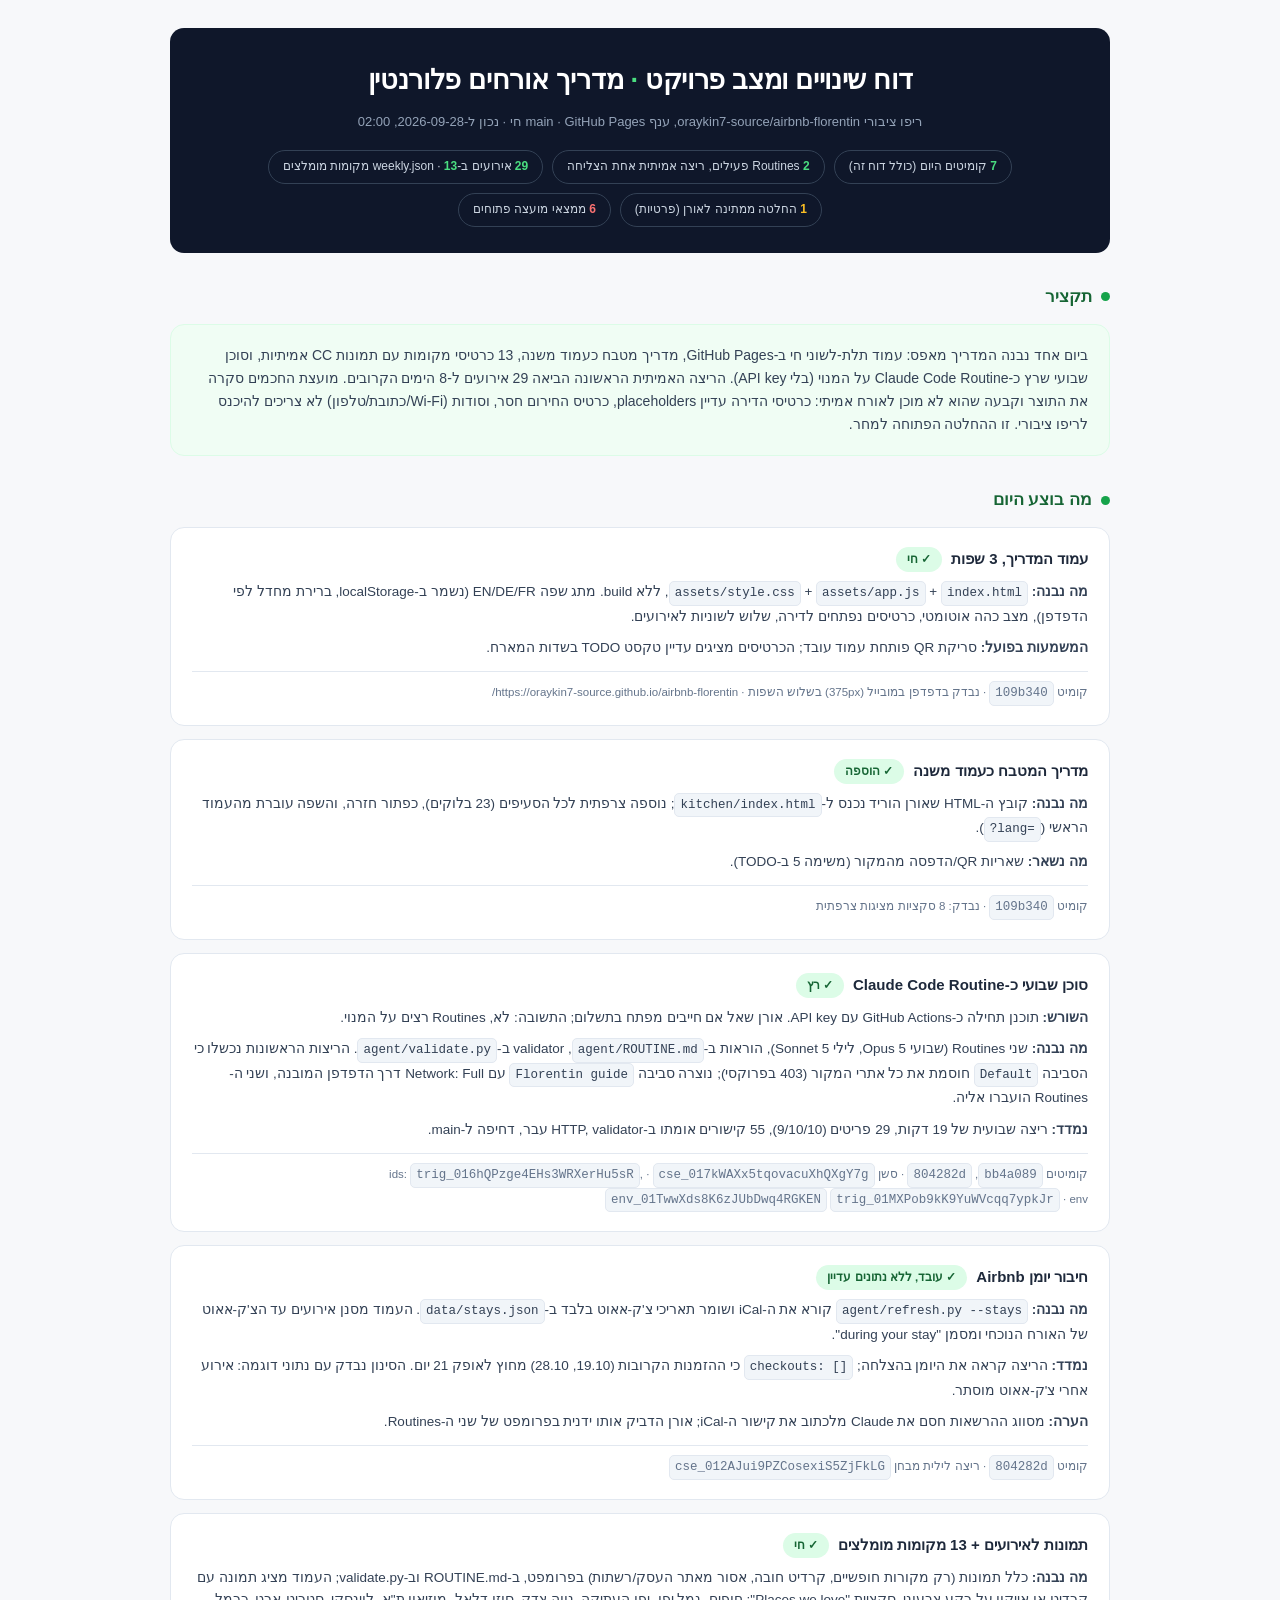
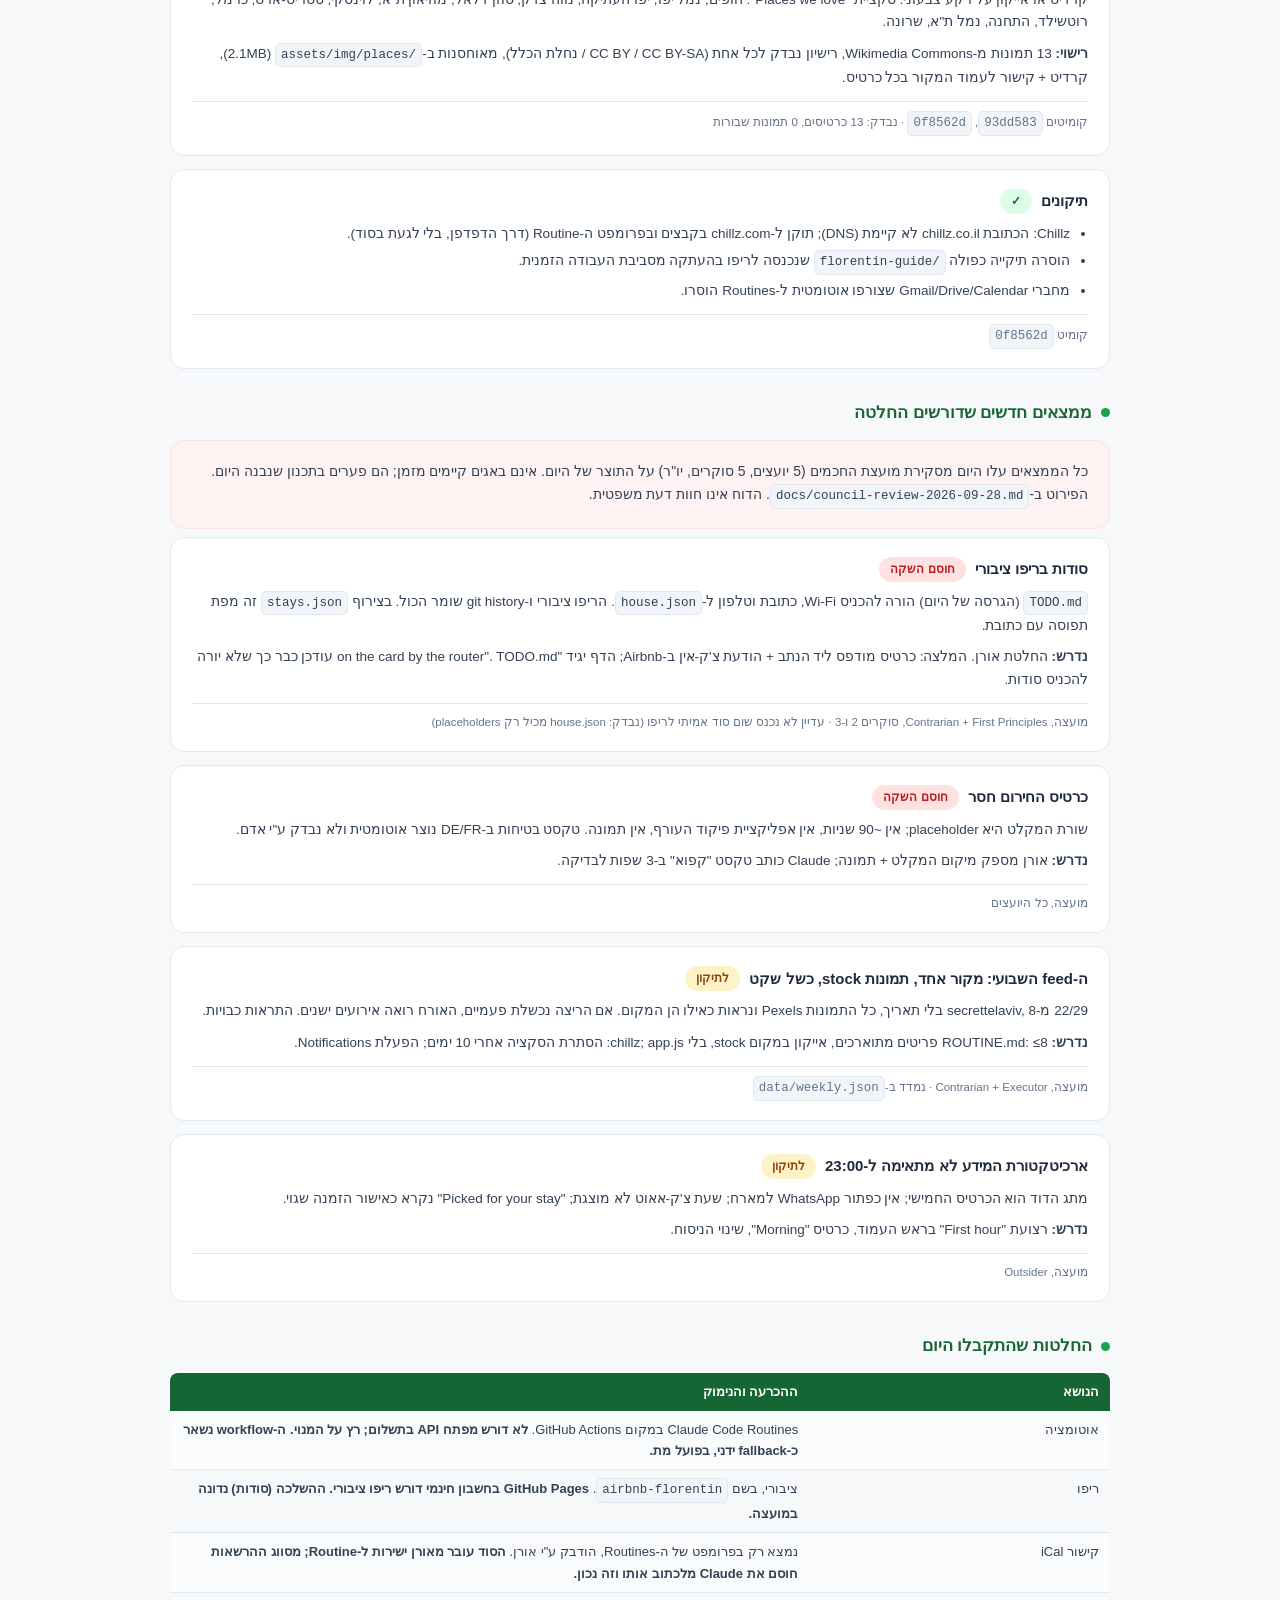
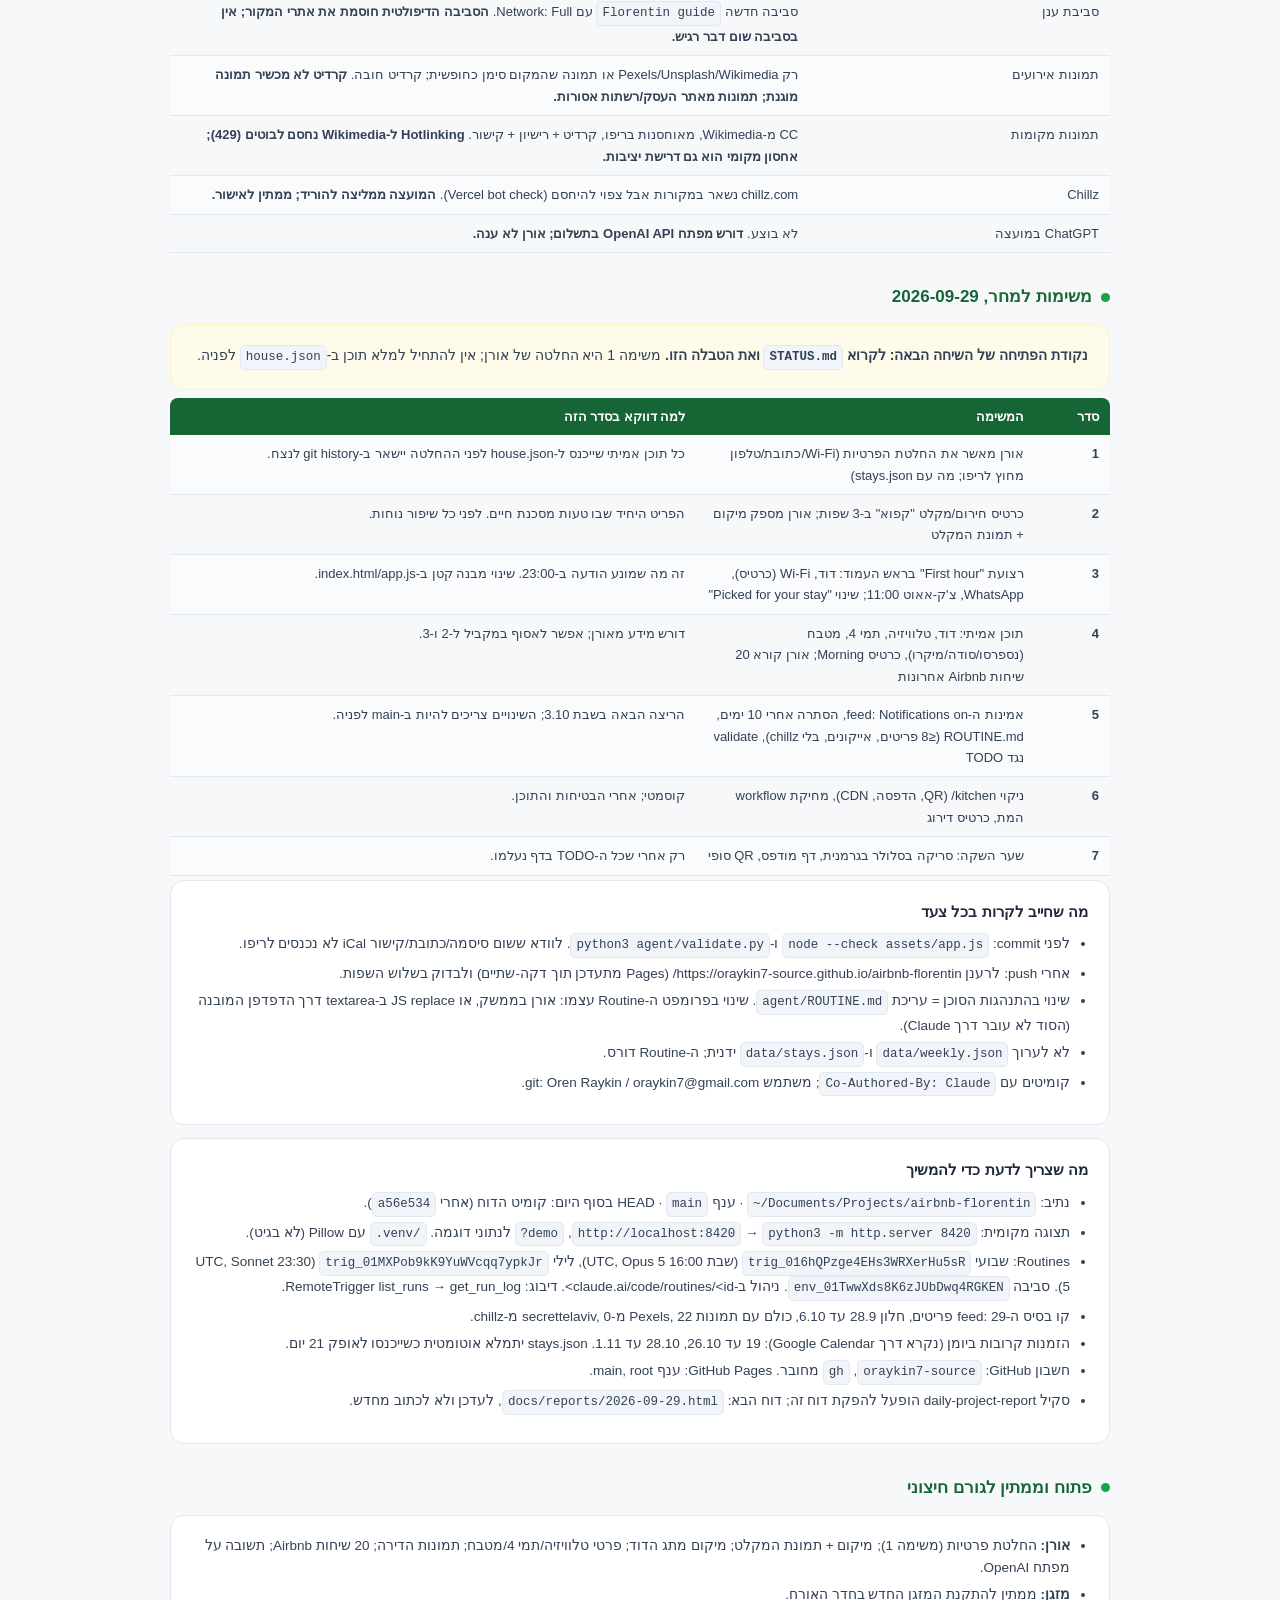
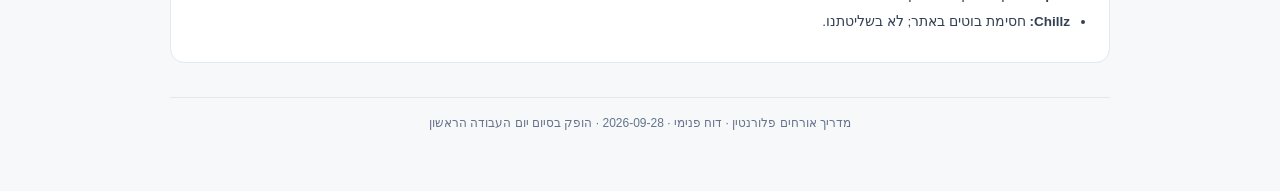
<file: docs/reports/2026-09-28.html>
<!DOCTYPE html>
<html lang="he" dir="rtl">
<head>
<meta charset="utf-8">
<title>דוח שינויים ומצב פרויקט · מדריך אורחים פלורנטין · 2026-09-28</title>
<style>
  :root{
    --ink:#1e293b; --ink2:#334155; --muted:#475569; --soft:#64748b;
    --line:#e2e8f0; --page:#f7f8fa; --card:#ffffff;
    --green:#166534; --green-mid:#16a34a; --green-50:#f0fdf4; --green-100:#dcfce7;
    --amber:#92400e; --amber-50:#fffbeb; --amber-100:#fef3c7;
    --red:#b91c1c; --red-50:#fef2f2; --red-100:#fee2e2;
    --navy:#0f172a;
    --r:14px;
  }
  *{box-sizing:border-box;margin:0;padding:0;}
  body{background:var(--page);color:var(--ink);font-family:"Segoe UI","Arial Hebrew",Arial,sans-serif;line-height:1.65;padding:28px 18px 60px;}
  .wrap{max-width:940px;margin:0 auto;}
  .hero{background:var(--navy);color:#fff;border-radius:var(--r);padding:30px 28px 26px;text-align:center;margin-bottom:30px;}
  .hero h1{font-size:27px;font-weight:800;letter-spacing:-.3px;}
  .hero h1 .accent{color:#4ade80;}
  .hero .sub{margin-top:8px;font-size:13px;color:#94a3b8;}
  .pills{display:flex;flex-wrap:wrap;gap:9px;justify-content:center;margin-top:18px;}
  .pill{border:1px solid #334155;border-radius:999px;padding:6px 14px;font-size:12px;color:#cbd5e1;}
  .pill b{color:#4ade80;font-weight:700;}
  .pill.warn b{color:#fbbf24;}
  .pill.bad b{color:#f87171;}
  h2{font-size:17px;font-weight:800;color:var(--green);margin:30px 0 13px;display:flex;align-items:center;gap:9px;}
  h2::before{content:"";width:9px;height:9px;border-radius:50%;background:var(--green-mid);flex:none;}
  .card{background:var(--card);border:1px solid var(--line);border-radius:var(--r);padding:19px 21px;margin-bottom:13px;}
  .card h3{font-size:15px;font-weight:700;color:var(--ink);margin-bottom:9px;display:flex;flex-wrap:wrap;align-items:center;gap:9px;}
  .card p{font-size:13.5px;color:var(--ink2);margin-bottom:9px;}
  .card p:last-child{margin-bottom:0;}
  .card ul{margin:0 18px 9px 0;font-size:13.5px;color:var(--ink2);}
  .card li{margin-bottom:5px;}
  .tag{font-size:11.5px;font-weight:700;border-radius:999px;padding:3px 11px;white-space:nowrap;}
  .ok{background:var(--green-100);color:var(--green);}
  .wait{background:var(--amber-100);color:var(--amber);}
  .stop{background:var(--red-100);color:var(--red);}
  code{font-family:ui-monospace,Menlo,Consolas,monospace;background:#f1f5f9;border:1px solid var(--line);border-radius:5px;padding:1px 5px;font-size:12.5px;direction:ltr;display:inline-block;}
  .src{font-size:11.5px;color:var(--soft);border-top:1px solid var(--line);padding-top:9px;margin-top:12px;}
  .lead{background:var(--green-50);border:1px solid var(--green-100);border-radius:var(--r);padding:19px 21px;font-size:14px;color:var(--ink2);margin-bottom:8px;}
  .alert{background:var(--red-50);border-color:var(--red-100);}
  .note{background:var(--amber-50);border-color:var(--amber-100);}
  table{width:100%;border-collapse:collapse;margin:6px 0 4px;font-size:13px;}
  th{background:var(--green);color:#fff;font-weight:700;text-align:right;padding:8px 11px;}
  th:first-child{border-radius:0 8px 0 0;}
  th:last-child{border-radius:8px 0 0 0;}
  td{padding:8px 11px;border-bottom:1px solid var(--line);color:var(--ink2);vertical-align:top;}
  tr:nth-child(even) td{background:#fafbfc;}
  .foot{text-align:center;font-size:12px;color:var(--soft);margin-top:34px;padding-top:16px;border-top:1px solid var(--line);}
  @media print{body{background:#fff;padding:0;}.card,.lead{break-inside:avoid;}}
</style>
</head>
<body>
<div class="wrap">

  <div class="hero">
    <h1>דוח שינויים ומצב פרויקט <span class="accent">·</span> מדריך אורחים פלורנטין</h1>
    <div class="sub">ריפו ציבורי oraykin7-source/airbnb-florentin, ענף main · GitHub Pages חי · נכון ל-2026-09-28, 02:00</div>
    <div class="pills">
      <span class="pill"><b>7</b> קומיטים היום (כולל דוח זה)</span>
      <span class="pill"><b>2</b> Routines פעילים, ריצה אמיתית אחת הצליחה</span>
      <span class="pill"><b>29</b> אירועים ב-weekly.json · <b>13</b> מקומות מומלצים</span>
      <span class="pill warn"><b>1</b> החלטה ממתינה לאורן (פרטיות)</span>
      <span class="pill bad"><b>6</b> ממצאי מועצה פתוחים</span>
    </div>
  </div>

  <h2>תקציר</h2>
  <div class="lead">
    ביום אחד נבנה המדריך מאפס: עמוד תלת-לשוני חי ב-GitHub Pages, מדריך מטבח כעמוד משנה, 13 כרטיסי מקומות עם תמונות CC אמיתיות, וסוכן שבועי שרץ כ-Claude Code Routine על המנוי (בלי API key). הריצה האמיתית הראשונה הביאה 29 אירועים ל-8 הימים הקרובים. מועצת החכמים סקרה את התוצר וקבעה שהוא לא מוכן לאורח אמיתי: כרטיסי הדירה עדיין placeholders, כרטיס החירום חסר, וסודות (Wi-Fi/כתובת/טלפון) לא צריכים להיכנס לריפו ציבורי. זו ההחלטה הפתוחה למחר.
  </div>

  <h2>מה בוצע היום</h2>

  <div class="card">
    <h3>עמוד המדריך, 3 שפות <span class="tag ok">✓ חי</span></h3>
    <p><b>מה נבנה:</b> <code>index.html</code> + <code>assets/app.js</code> + <code>assets/style.css</code>, ללא build. מתג שפה EN/DE/FR (נשמר ב-localStorage, ברירת מחדל לפי הדפדפן), מצב כהה אוטומטי, כרטיסים נפתחים לדירה, שלוש לשוניות לאירועים.</p>
    <p><b>המשמעות בפועל:</b> סריקת QR פותחת עמוד עובד; הכרטיסים מציגים עדיין טקסט TODO בשדות המארח.</p>
    <div class="src">קומיט <code>109b340</code> · נבדק בדפדפן במובייל (375px) בשלוש השפות · https://oraykin7-source.github.io/airbnb-florentin/</div>
  </div>

  <div class="card">
    <h3>מדריך המטבח כעמוד משנה <span class="tag ok">✓ הוספה</span></h3>
    <p><b>מה נבנה:</b> קובץ ה-HTML שאורן הוריד נכנס ל-<code>kitchen/index.html</code>; נוספה צרפתית לכל הסעיפים (23 בלוקים), כפתור חזרה, והשפה עוברת מהעמוד הראשי (<code>?lang=</code>).</p>
    <p><b>מה נשאר:</b> שאריות QR/הדפסה מהמקור (משימה 5 ב-TODO).</p>
    <div class="src">קומיט <code>109b340</code> · נבדק: 8 סקציות מציגות צרפתית</div>
  </div>

  <div class="card">
    <h3>סוכן שבועי כ-Claude Code Routine <span class="tag ok">✓ רץ</span></h3>
    <p><b>השורש:</b> תוכנן תחילה כ-GitHub Actions עם API key. אורן שאל אם חייבים מפתח בתשלום; התשובה: לא, Routines רצים על המנוי.</p>
    <p><b>מה נבנה:</b> שני Routines (שבועי Opus 5, לילי Sonnet 5), הוראות ב-<code>agent/ROUTINE.md</code>, validator ב-<code>agent/validate.py</code>. הריצות הראשונות נכשלו כי הסביבה <code>Default</code> חוסמת את כל אתרי המקור (403 בפרוקסי); נוצרה סביבה <code>Florentin guide</code> עם Network: Full דרך הדפדפן המובנה, ושני ה-Routines הועברו אליה.</p>
    <p><b>נמדד:</b> ריצה שבועית של 19 דקות, 29 פריטים (9/10/10), 55 קישורים אומתו ב-HTTP, validator עבר, דחיפה ל-main.</p>
    <div class="src">קומיטים <code>bb4a089</code>, <code>804282d</code> · סשן <code>cse_017kWAXx5tqovacuXhQXgY7g</code> · ids: <code>trig_016hQPzge4EHs3WRXerHu5sR</code>, <code>trig_01MXPob9kK9YuWVcqq7ypkJr</code> · env <code>env_01TwwXds8K6zJUbDwq4RGKEN</code></div>
  </div>

  <div class="card">
    <h3>חיבור יומן Airbnb <span class="tag ok">✓ עובד, ללא נתונים עדיין</span></h3>
    <p><b>מה נבנה:</b> <code>agent/refresh.py --stays</code> קורא את ה-iCal ושומר תאריכי צ'ק-אאוט בלבד ב-<code>data/stays.json</code>. העמוד מסנן אירועים עד הצ'ק-אאוט של האורח הנוכחי ומסמן "during your stay".</p>
    <p><b>נמדד:</b> הריצה קראה את היומן בהצלחה; <code>checkouts: []</code> כי ההזמנות הקרובות (19.10, 28.10) מחוץ לאופק 21 יום. הסינון נבדק עם נתוני דוגמה: אירוע אחרי צ'ק-אאוט מוסתר.</p>
    <p><b>הערה:</b> מסווג ההרשאות חסם את Claude מלכתוב את קישור ה-iCal; אורן הדביק אותו ידנית בפרומפט של שני ה-Routines.</p>
    <div class="src">קומיט <code>804282d</code> · ריצה לילית מבחן <code>cse_012AJui9PZCosexiS5ZjFkLG</code></div>
  </div>

  <div class="card">
    <h3>תמונות לאירועים + 13 מקומות מומלצים <span class="tag ok">✓ חי</span></h3>
    <p><b>מה נבנה:</b> כלל תמונות (רק מקורות חופשיים, קרדיט חובה, אסור מאתר העסק/רשתות) בפרומפט, ב-ROUTINE.md וב-validate.py; העמוד מציג תמונה עם קרדיט או אייקון על רקע צבעוני. סקציית "Places we love": חופים, נמל יפו, יפו העתיקה, נווה צדק, סוזן דלאל, מוזיאון ת"א, לוינסקי, סטריט-ארט, כרמל, רוטשילד, התחנה, נמל ת"א, שרונה.</p>
    <p><b>רישוי:</b> 13 תמונות מ-Wikimedia Commons, רישיון נבדק לכל אחת (CC BY / CC BY-SA / נחלת הכלל), מאוחסנות ב-<code>assets/img/places/</code> (2.1MB), קרדיט + קישור לעמוד המקור בכל כרטיס.</p>
    <div class="src">קומיטים <code>93dd583</code>, <code>0f8562d</code> · נבדק: 13 כרטיסים, 0 תמונות שבורות</div>
  </div>

  <div class="card">
    <h3>תיקונים <span class="tag ok">✓</span></h3>
    <ul>
      <li>Chillz: הכתובת chillz.co.il לא קיימת (DNS); תוקן ל-chillz.com בקבצים ובפרומפט ה-Routine (דרך הדפדפן, בלי לגעת בסוד).</li>
      <li>הוסרה תיקייה כפולה <code>florentin-guide/</code> שנכנסה לריפו בהעתקה מסביבת העבודה הזמנית.</li>
      <li>מחברי Gmail/Drive/Calendar שצורפו אוטומטית ל-Routines הוסרו.</li>
    </ul>
    <div class="src">קומיט <code>0f8562d</code></div>
  </div>

  <h2>ממצאים חדשים שדורשים החלטה</h2>

  <div class="lead alert">
    כל הממצאים עלו היום מסקירת מועצת החכמים (5 יועצים, 5 סוקרים, יו"ר) על התוצר של היום. אינם באגים קיימים מזמן; הם פערים בתכנון שנבנה היום. הפירוט ב-<code>docs/council-review-2026-09-28.md</code>. הדוח אינו חוות דעת משפטית.
  </div>

  <div class="card">
    <h3>סודות בריפו ציבורי <span class="tag stop">חוסם השקה</span></h3>
    <p><code>TODO.md</code> (הגרסה של היום) הורה להכניס Wi-Fi, כתובת וטלפון ל-<code>house.json</code>. הריפו ציבורי ו-git history שומר הכול. בצירוף <code>stays.json</code> זה מפת תפוסה עם כתובת.</p>
    <p><b>נדרש:</b> החלטת אורן. המלצה: כרטיס מודפס ליד הנתב + הודעת צ'ק-אין ב-Airbnb; הדף יגיד "on the card by the router". TODO.md עודכן כבר כך שלא יורה להכניס סודות.</p>
    <div class="src">מועצה, Contrarian + First Principles, סוקרים 2 ו-3 · עדיין לא נכנס שום סוד אמיתי לריפו (נבדק: house.json מכיל רק placeholders)</div>
  </div>

  <div class="card">
    <h3>כרטיס החירום חסר <span class="tag stop">חוסם השקה</span></h3>
    <p>שורת המקלט היא placeholder; אין ~90 שניות, אין אפליקציית פיקוד העורף, אין תמונה. טקסט בטיחות ב-DE/FR נוצר אוטומטית ולא נבדק ע"י אדם.</p>
    <p><b>נדרש:</b> אורן מספק מיקום המקלט + תמונה; Claude כותב טקסט "קפוא" ב-3 שפות לבדיקה.</p>
    <div class="src">מועצה, כל היועצים</div>
  </div>

  <div class="card">
    <h3>ה-feed השבועי: מקור אחד, תמונות stock, כשל שקט <span class="tag wait">לתיקון</span></h3>
    <p>22/29 מ-secrettelaviv, 8 בלי תאריך, כל התמונות Pexels ונראות כאילו הן המקום. אם הריצה נכשלת פעמיים, האורח רואה אירועים ישנים. התראות כבויות.</p>
    <p><b>נדרש:</b> ROUTINE.md: ≤8 פריטים מתוארכים, אייקון במקום stock, בלי chillz; app.js: הסתרת הסקציה אחרי 10 ימים; הפעלת Notifications.</p>
    <div class="src">מועצה, Contrarian + Executor · נמדד ב-<code>data/weekly.json</code></div>
  </div>

  <div class="card">
    <h3>ארכיטקטורת המידע לא מתאימה ל-23:00 <span class="tag wait">לתיקון</span></h3>
    <p>מתג הדוד הוא הכרטיס החמישי; אין כפתור WhatsApp למארח; שעת צ'ק-אאוט לא מוצגת; "Picked for your stay" נקרא כאישור הזמנה שגוי.</p>
    <p><b>נדרש:</b> רצועת "First hour" בראש העמוד, כרטיס "Morning", שינוי הניסוח.</p>
    <div class="src">מועצה, Outsider</div>
  </div>

  <h2>החלטות שהתקבלו היום</h2>
  <table>
    <tr><th style="width:32%">הנושא</th><th>ההכרעה והנימוק</th></tr>
    <tr><td>אוטומציה</td><td>Claude Code Routines במקום GitHub Actions. <b>לא דורש מפתח API בתשלום; רץ על המנוי. ה-workflow נשאר כ-fallback ידני, בפועל מת.</b></td></tr>
    <tr><td>ריפו</td><td>ציבורי, בשם <code>airbnb-florentin</code>. <b>GitHub Pages בחשבון חינמי דורש ריפו ציבורי. ההשלכה (סודות) נדונה במועצה.</b></td></tr>
    <tr><td>קישור iCal</td><td>נמצא רק בפרומפט של ה-Routines, הודבק ע"י אורן. <b>הסוד עובר מאורן ישירות ל-Routine; מסווג ההרשאות חוסם את Claude מלכתוב אותו וזה נכון.</b></td></tr>
    <tr><td>סביבת ענן</td><td>סביבה חדשה <code>Florentin guide</code> עם Network: Full. <b>הסביבה הדיפולטית חוסמת את אתרי המקור; אין בסביבה שום דבר רגיש.</b></td></tr>
    <tr><td>תמונות אירועים</td><td>רק Pexels/Unsplash/Wikimedia או תמונה שהמקום סימן כחופשית; קרדיט חובה. <b>קרדיט לא מכשיר תמונה מוגנת; תמונות מאתר העסק/רשתות אסורות.</b></td></tr>
    <tr><td>תמונות מקומות</td><td>CC מ-Wikimedia, מאוחסנות בריפו, קרדיט + רישיון + קישור. <b>Hotlinking ל-Wikimedia נחסם לבוטים (429); אחסון מקומי הוא גם דרישת יציבות.</b></td></tr>
    <tr><td>Chillz</td><td>chillz.com נשאר במקורות אבל צפוי להיחסם (Vercel bot check). <b>המועצה ממליצה להוריד; ממתין לאישור.</b></td></tr>
    <tr><td>ChatGPT במועצה</td><td>לא בוצע. <b>דורש מפתח OpenAI API בתשלום; אורן לא ענה.</b></td></tr>
  </table>

  <h2>משימות למחר, 2026-09-29</h2>

  <div class="lead note">
    <b>נקודת הפתיחה של השיחה הבאה: לקרוא <code>STATUS.md</code> ואת הטבלה הזו.</b> משימה 1 היא החלטה של אורן; אין להתחיל למלא תוכן ב-<code>house.json</code> לפניה.
  </div>

  <table>
    <tr><th style="width:8%">סדר</th><th style="width:36%">המשימה</th><th>למה דווקא בסדר הזה</th></tr>
    <tr><td><b>1</b></td><td>אורן מאשר את החלטת הפרטיות (Wi-Fi/כתובת/טלפון מחוץ לריפו; מה עם stays.json)</td><td>כל תוכן אמיתי שייכנס ל-house.json לפני ההחלטה יישאר ב-git history לנצח.</td></tr>
    <tr><td><b>2</b></td><td>כרטיס חירום/מקלט "קפוא" ב-3 שפות; אורן מספק מיקום + תמונת המקלט</td><td>הפריט היחיד שבו טעות מסכנת חיים. לפני כל שיפור נוחות.</td></tr>
    <tr><td><b>3</b></td><td>רצועת "First hour" בראש העמוד: דוד, Wi-Fi (כרטיס), WhatsApp, צ'ק-אאוט 11:00; שינוי "Picked for your stay"</td><td>זה מה שמונע הודעה ב-23:00. שינוי מבנה קטן ב-index.html/app.js.</td></tr>
    <tr><td><b>4</b></td><td>תוכן אמיתי: דוד, טלוויזיה, תמי 4, מטבח (נספרסו/סודה/מיקרו), כרטיס Morning; אורן קורא 20 שיחות Airbnb אחרונות</td><td>דורש מידע מאורן; אפשר לאסוף במקביל ל-2 ו-3.</td></tr>
    <tr><td><b>5</b></td><td>אמינות ה-feed: Notifications on, הסתרה אחרי 10 ימים, ROUTINE.md (≤8 פריטים, אייקונים, בלי chillz), validate נגד TODO</td><td>הריצה הבאה בשבת 3.10; השינויים צריכים להיות ב-main לפניה.</td></tr>
    <tr><td><b>6</b></td><td>ניקוי kitchen/ (QR, הדפסה, CDN), מחיקת workflow המת, כרטיס דירוג</td><td>קוסמטי; אחרי הבטיחות והתוכן.</td></tr>
    <tr><td><b>7</b></td><td>שער השקה: סריקה בסלולר בגרמנית, דף מודפס, QR סופי</td><td>רק אחרי שכל ה-TODO בדף נעלמו.</td></tr>
  </table>

  <div class="card">
    <h3>מה שחייב לקרות בכל צעד</h3>
    <ul>
      <li>לפני commit: <code>node --check assets/app.js</code> ו-<code>python3 agent/validate.py</code>. לוודא ששום סיסמה/כתובת/קישור iCal לא נכנסים לריפו.</li>
      <li>אחרי push: לרענן https://oraykin7-source.github.io/airbnb-florentin/ (Pages מתעדכן תוך דקה-שתיים) ולבדוק בשלוש השפות.</li>
      <li>שינוי בהתנהגות הסוכן = עריכת <code>agent/ROUTINE.md</code>. שינוי בפרומפט ה-Routine עצמו: אורן בממשק, או JS replace ב-textarea דרך הדפדפן המובנה (הסוד לא עובר דרך Claude).</li>
      <li>לא לערוך <code>data/weekly.json</code> ו-<code>data/stays.json</code> ידנית; ה-Routine דורס.</li>
      <li>קומיטים עם <code>Co-Authored-By: Claude</code>; משתמש git: Oren Raykin / oraykin7@gmail.com.</li>
    </ul>
  </div>

  <div class="card">
    <h3>מה שצריך לדעת כדי להמשיך</h3>
    <ul>
      <li>נתיב: <code>~/Documents/Projects/airbnb-florentin</code> · ענף <code>main</code> · HEAD בסוף היום: קומיט הדוח (אחרי <code>a56e534</code>).</li>
      <li>תצוגה מקומית: <code>python3 -m http.server 8420</code> → <code>http://localhost:8420</code>, <code>?demo</code> לנתוני דוגמה. <code>.venv/</code> עם Pillow (לא בגיט).</li>
      <li>Routines: שבועי <code>trig_016hQPzge4EHs3WRXerHu5sR</code> (שבת 16:00 UTC, Opus 5), לילי <code>trig_01MXPob9kK9YuWVcqq7ypkJr</code> (23:30 UTC, Sonnet 5). סביבה <code>env_01TwwXds8K6zJUbDwq4RGKEN</code>. ניהול ב-claude.ai/code/routines/&lt;id&gt;. דיבוג: RemoteTrigger list_runs → get_run_log.</li>
      <li>קו בסיס ה-feed: 29 פריטים, חלון 28.9 עד 6.10, כולם עם תמונות Pexels, 22 מ-secrettelaviv, 0 מ-chillz.</li>
      <li>הזמנות קרובות ביומן (נקרא דרך Google Calendar): 19 עד 26.10, 28.10 עד 1.11. stays.json יתמלא אוטומטית כשייכנסו לאופק 21 יום.</li>
      <li>חשבון GitHub: <code>oraykin7-source</code>, <code>gh</code> מחובר. GitHub Pages: ענף main, root.</li>
      <li>סקיל daily-project-report הופעל להפקת דוח זה; דוח הבא: <code>docs/reports/2026-09-29.html</code>, לעדכן ולא לכתוב מחדש.</li>
    </ul>
  </div>

  <h2>פתוח וממתין לגורם חיצוני</h2>
  <div class="card">
    <ul>
      <li><b>אורן:</b> החלטת פרטיות (משימה 1); מיקום + תמונת המקלט; מיקום מתג הדוד; פרטי טלוויזיה/תמי 4/מטבח; תמונות הדירה; 20 שיחות Airbnb; תשובה על מפתח OpenAI.</li>
      <li><b>מזגן:</b> ממתין להתקנת המזגן החדש בחדר האורח.</li>
      <li><b>Chillz:</b> חסימת בוטים באתר; לא בשליטתנו.</li>
    </ul>
  </div>

  <div class="foot">
    מדריך אורחים פלורנטין · דוח פנימי · 2026-09-28 · הופק בסיום יום העבודה הראשון
  </div>

</div>
</body>
</html>
</file>
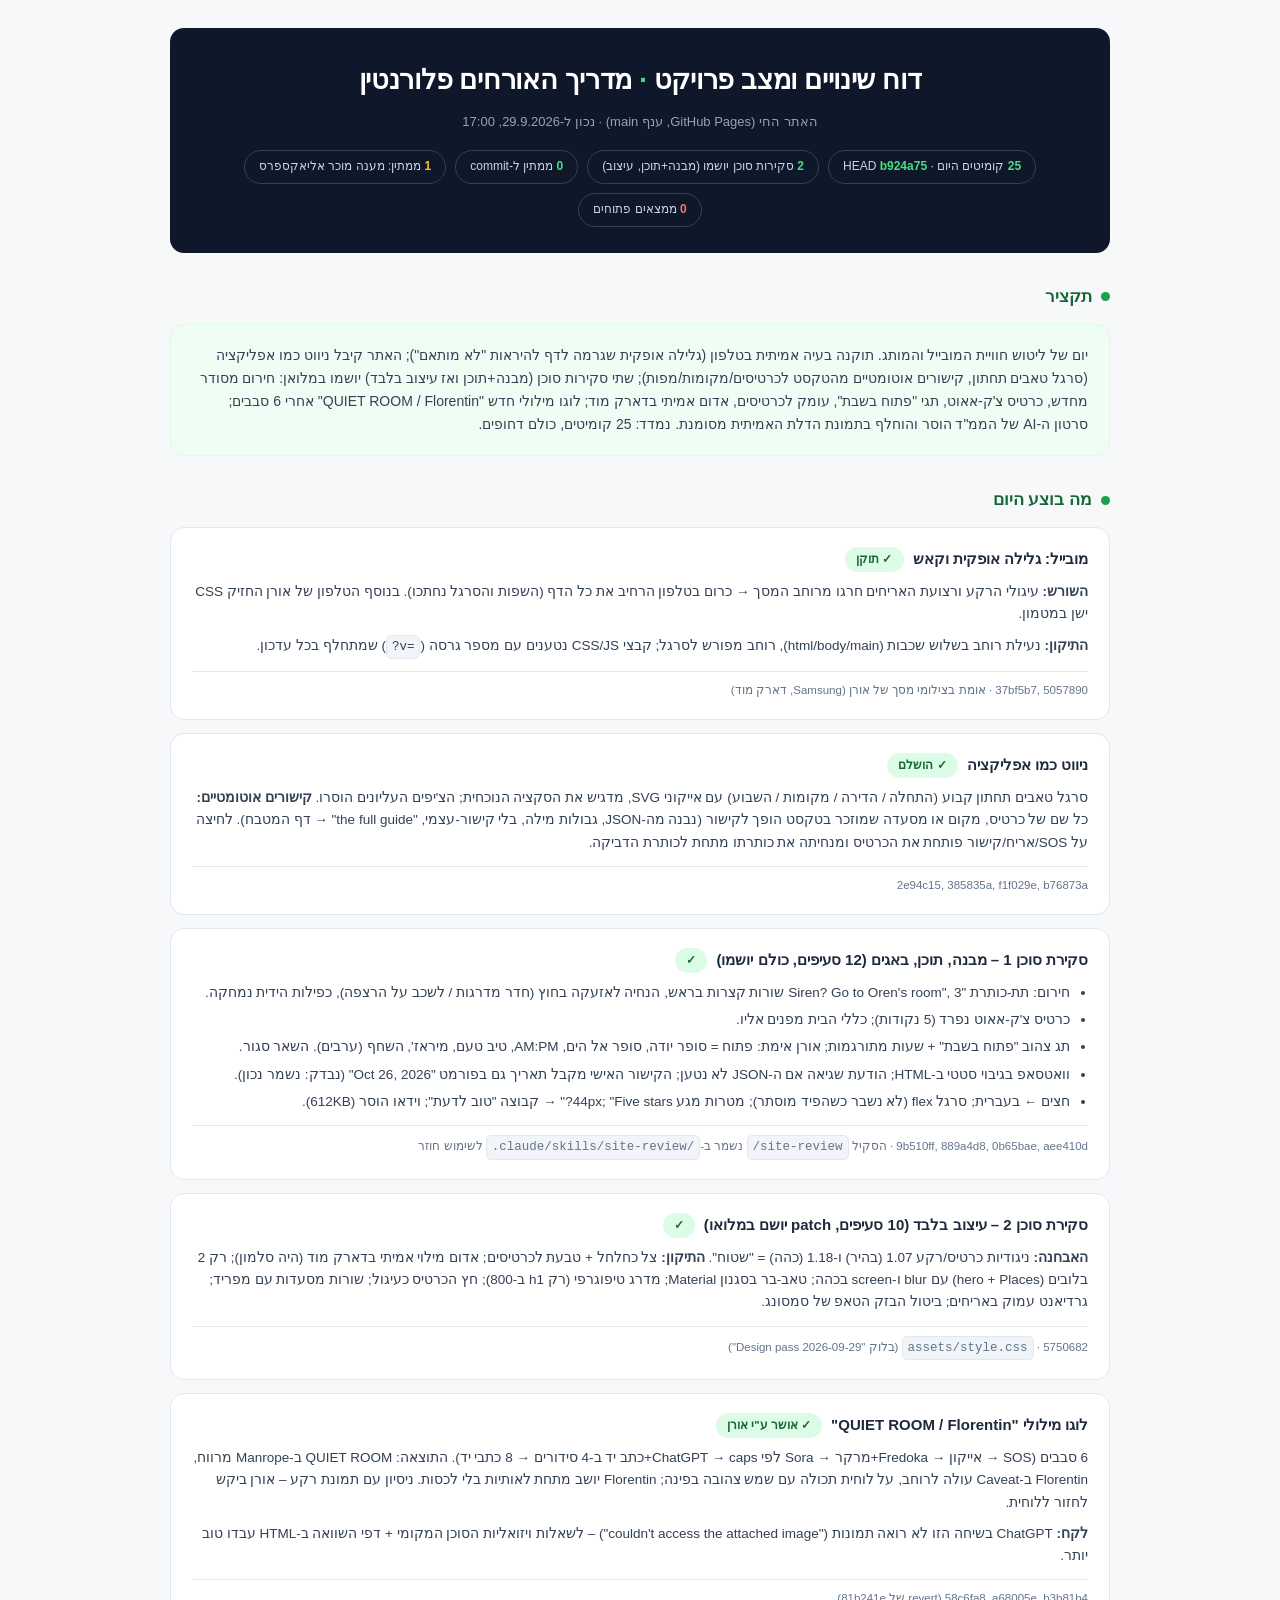
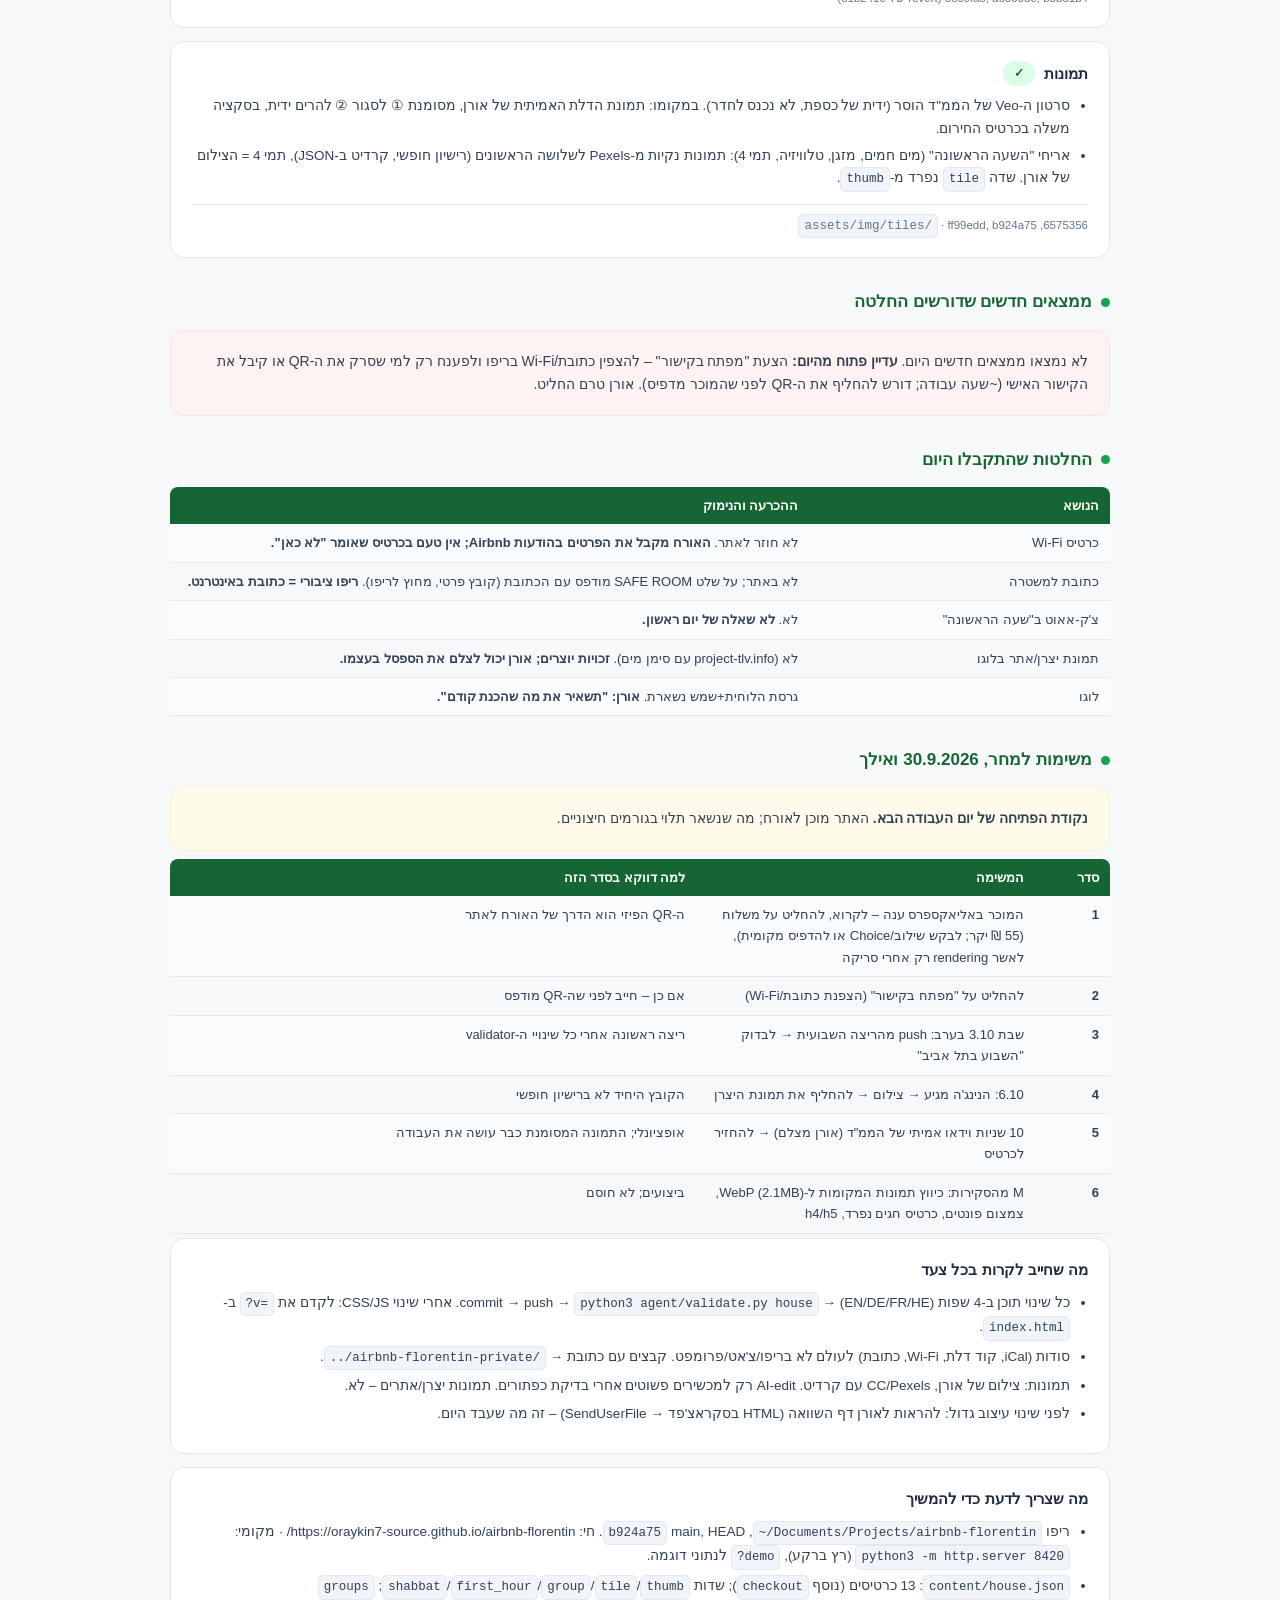
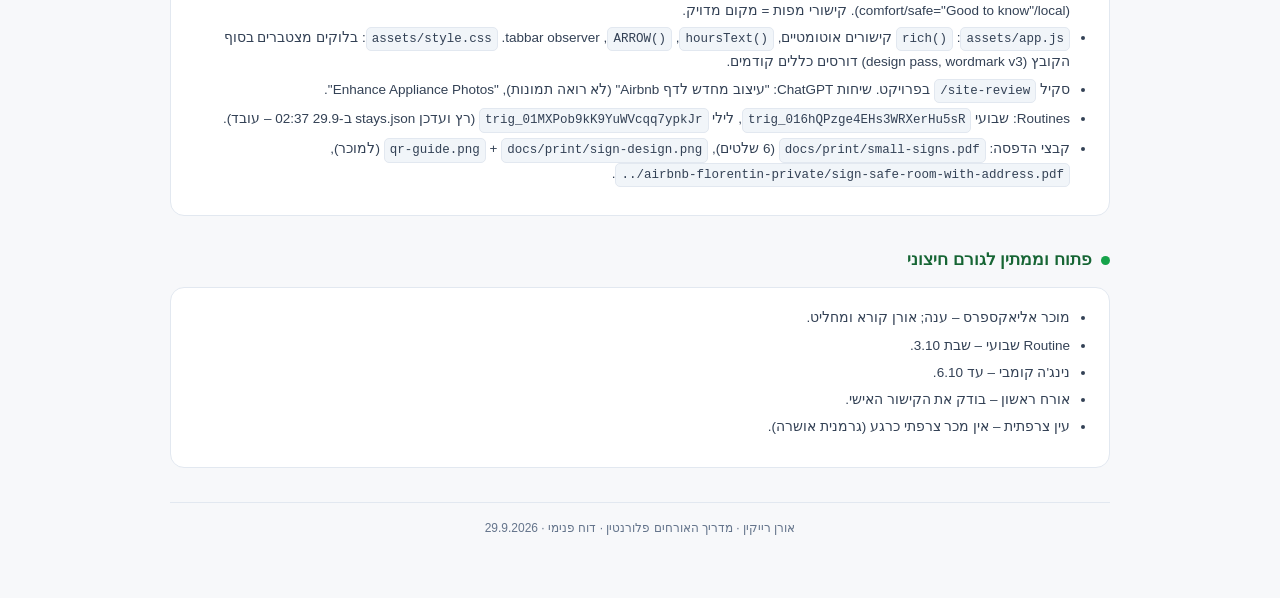
<file: docs/reports/2026-09-29 2.html>
<!DOCTYPE html>
<html lang="he" dir="rtl">
<head>
<meta charset="utf-8">
<title>דוח שינויים ומצב פרויקט · מדריך האורחים פלורנטין · 29.9.2026</title>
<style>
  :root{--ink:#1e293b;--ink2:#334155;--muted:#475569;--soft:#64748b;--line:#e2e8f0;--page:#f7f8fa;--card:#ffffff;--green:#166534;--green-mid:#16a34a;--green-50:#f0fdf4;--green-100:#dcfce7;--amber:#92400e;--amber-50:#fffbeb;--amber-100:#fef3c7;--red:#b91c1c;--red-50:#fef2f2;--red-100:#fee2e2;--navy:#0f172a;--r:14px;}
  *{box-sizing:border-box;margin:0;padding:0;}
  body{background:var(--page);color:var(--ink);font-family:"Segoe UI","Arial Hebrew",Arial,sans-serif;line-height:1.65;padding:28px 18px 60px;}
  .wrap{max-width:940px;margin:0 auto;}
  .hero{background:var(--navy);color:#fff;border-radius:var(--r);padding:30px 28px 26px;text-align:center;margin-bottom:30px;}
  .hero h1{font-size:27px;font-weight:800;letter-spacing:-.3px;} .hero h1 .accent{color:#4ade80;}
  .hero .sub{margin-top:8px;font-size:13px;color:#94a3b8;}
  .pills{display:flex;flex-wrap:wrap;gap:9px;justify-content:center;margin-top:18px;}
  .pill{border:1px solid #334155;border-radius:999px;padding:6px 14px;font-size:12px;color:#cbd5e1;} .pill b{color:#4ade80;font-weight:700;} .pill.warn b{color:#fbbf24;} .pill.bad b{color:#f87171;}
  h2{font-size:17px;font-weight:800;color:var(--green);margin:30px 0 13px;display:flex;align-items:center;gap:9px;}
  h2::before{content:"";width:9px;height:9px;border-radius:50%;background:var(--green-mid);flex:none;}
  .card{background:var(--card);border:1px solid var(--line);border-radius:var(--r);padding:19px 21px;margin-bottom:13px;}
  .card h3{font-size:15px;font-weight:700;color:var(--ink);margin-bottom:9px;display:flex;flex-wrap:wrap;align-items:center;gap:9px;}
  .card p{font-size:13.5px;color:var(--ink2);margin-bottom:9px;} .card p:last-child{margin-bottom:0;}
  .card ul{margin:0 18px 9px 0;font-size:13.5px;color:var(--ink2);} .card li{margin-bottom:5px;}
  .tag{font-size:11.5px;font-weight:700;border-radius:999px;padding:3px 11px;white-space:nowrap;}
  .ok{background:var(--green-100);color:var(--green);} .wait{background:var(--amber-100);color:var(--amber);} .stop{background:var(--red-100);color:var(--red);}
  code{font-family:ui-monospace,Menlo,Consolas,monospace;background:#f1f5f9;border:1px solid var(--line);border-radius:5px;padding:1px 5px;font-size:12.5px;direction:ltr;display:inline-block;}
  .src{font-size:11.5px;color:var(--soft);border-top:1px solid var(--line);padding-top:9px;margin-top:12px;}
  .lead{background:var(--green-50);border:1px solid var(--green-100);border-radius:var(--r);padding:19px 21px;font-size:14px;color:var(--ink2);margin-bottom:8px;}
  .alert{background:var(--red-50);border-color:var(--red-100);} .note{background:var(--amber-50);border-color:var(--amber-100);}
  table{width:100%;border-collapse:collapse;margin:6px 0 4px;font-size:13px;}
  th{background:var(--green);color:#fff;font-weight:700;text-align:right;padding:8px 11px;} th:first-child{border-radius:0 8px 0 0;} th:last-child{border-radius:8px 0 0 0;}
  td{padding:8px 11px;border-bottom:1px solid var(--line);color:var(--ink2);vertical-align:top;} tr:nth-child(even) td{background:#fafbfc;}
  .foot{text-align:center;font-size:12px;color:var(--soft);margin-top:34px;padding-top:16px;border-top:1px solid var(--line);}
  @media print{body{background:#fff;padding:0;} .card,.lead{break-inside:avoid;}}
</style>
</head>
<body>
<div class="wrap">

  <div class="hero">
    <h1>דוח שינויים ומצב פרויקט <span class="accent">·</span> מדריך האורחים פלורנטין</h1>
    <div class="sub">האתר החי (GitHub Pages, ענף main) · נכון ל-29.9.2026, 17:00</div>
    <div class="pills">
      <span class="pill"><b>25</b> קומיטים היום · HEAD <b>b924a75</b></span>
      <span class="pill"><b>2</b> סקירות סוכן יושמו (מבנה+תוכן, עיצוב)</span>
      <span class="pill"><b>0</b> ממתין ל-commit</span>
      <span class="pill warn"><b>1</b> ממתין: מענה מוכר אליאקספרס</span>
      <span class="pill bad"><b>0</b> ממצאים פתוחים</span>
    </div>
  </div>

  <h2>תקציר</h2>
  <div class="lead">
    יום של ליטוש חוויית המובייל והמותג. תוקנה בעיה אמיתית בטלפון (גלילה אופקית שגרמה לדף להיראות "לא מותאם"); האתר קיבל ניווט כמו אפליקציה (סרגל טאבים תחתון, קישורים אוטומטיים מהטקסט לכרטיסים/מקומות/מפות); שתי סקירות סוכן (מבנה+תוכן ואז עיצוב בלבד) יושמו במלואן: חירום מסודר מחדש, כרטיס צ'ק-אאוט, תגי "פתוח בשבת", עומק לכרטיסים, אדום אמיתי בדארק מוד; לוגו מילולי חדש "QUIET ROOM / Florentin" אחרי 6 סבבים; סרטון ה-AI של הממ"ד הוסר והוחלף בתמונת הדלת האמיתית מסומנת. נמדד: 25 קומיטים, כולם דחופים.
  </div>

  <h2>מה בוצע היום</h2>

  <div class="card">
    <h3>מובייל: גלילה אופקית וקאש <span class="tag ok">✓ תוקן</span></h3>
    <p><b>השורש:</b> עיגולי הרקע ורצועת האריחים חרגו מרוחב המסך → כרום בטלפון הרחיב את כל הדף (השפות והסרגל נחתכו). בנוסף הטלפון של אורן החזיק CSS ישן במטמון.</p>
    <p><b>התיקון:</b> נעילת רוחב בשלוש שכבות (html/body/main), רוחב מפורש לסרגל; קבצי CSS/JS נטענים עם מספר גרסה (<code>?v=</code>) שמתחלף בכל עדכון.</p>
    <div class="src">37bf5b7, 5057890 · אומת בצילומי מסך של אורן (Samsung, דארק מוד)</div>
  </div>

  <div class="card">
    <h3>ניווט כמו אפליקציה <span class="tag ok">✓ הושלם</span></h3>
    <p>סרגל טאבים תחתון קבוע (התחלה / הדירה / מקומות / השבוע) עם אייקוני SVG, מדגיש את הסקציה הנוכחית; הצ'יפים העליונים הוסרו. <b>קישורים אוטומטיים:</b> כל שם של כרטיס, מקום או מסעדה שמוזכר בטקסט הופך לקישור (נבנה מה-JSON, גבולות מילה, בלי קישור-עצמי, "the full guide" → דף המטבח). לחיצה על SOS/אריח/קישור פותחת את הכרטיס ומנחיתה את כותרתו מתחת לכותרת הדביקה.</p>
    <div class="src">2e94c15, 385835a, f1f029e, b76873a</div>
  </div>

  <div class="card">
    <h3>סקירת סוכן 1 – מבנה, תוכן, באגים (12 סעיפים, כולם יושמו) <span class="tag ok">✓</span></h3>
    <ul>
      <li>חירום: תת-כותרת "Siren? Go to Oren's room", 3 שורות קצרות בראש, הנחיה לאזעקה בחוץ (חדר מדרגות / לשכב על הרצפה), כפילות הידית נמחקה.</li>
      <li>כרטיס צ'ק-אאוט נפרד (5 נקודות); כללי הבית מפנים אליו.</li>
      <li>תג צהוב "פתוח בשבת" + שעות מתורגמות; אורן אימת: פתוח = סופר יודה, סופר אל הים, AM:PM, טיב טעם, מיראז', השחף (ערבים). השאר סגור.</li>
      <li>וואטסאפ בגיבוי סטטי ב-HTML; הודעת שגיאה אם ה-JSON לא נטען; הקישור האישי מקבל תאריך גם בפורמט "Oct 26, 2026" (נבדק: נשמר נכון).</li>
      <li>חצים ← בעברית; סרגל flex (לא נשבר כשהפיד מוסתר); מטרות מגע 44px; "Five stars?" → קבוצה "טוב לדעת"; וידאו הוסר (612KB).</li>
    </ul>
    <div class="src">9b510ff, 889a4d8, 0b65bae, aee410d · הסקיל <code>/site-review</code> נשמר ב-<code>.claude/skills/site-review/</code> לשימוש חוזר</div>
  </div>

  <div class="card">
    <h3>סקירת סוכן 2 – עיצוב בלבד (10 סעיפים, patch יושם במלואו) <span class="tag ok">✓</span></h3>
    <p><b>האבחנה:</b> ניגודיות כרטיס/רקע 1.07 (בהיר) ו-1.18 (כהה) = "שטוח". <b>התיקון:</b> צל כחלחל + טבעת לכרטיסים; אדום מילוי אמיתי בדארק מוד (היה סלמון); רק 2 בלובים (hero + Places) עם blur ו-screen בכהה; טאב-בר בסגנון Material; מדרג טיפוגרפי (רק h1 ב-800); חץ הכרטיס כעיגול; שורות מסעדות עם מפריד; גרדיאנט עמוק באריחים; ביטול הבזק הטאפ של סמסונג.</p>
    <div class="src">5750682 · <code>assets/style.css</code> (בלוק "Design pass 2026-09-29")</div>
  </div>

  <div class="card">
    <h3>לוגו מילולי "QUIET ROOM / Florentin" <span class="tag ok">✓ אושר ע"י אורן</span></h3>
    <p>6 סבבים (SOS → אייקון → Fredoka+מרקר → Sora לפי ChatGPT → caps+כתב יד ב-4 סידורים → 8 כתבי יד). התוצאה: QUIET ROOM ב-Manrope מרווח, Florentin ב-Caveat עולה לרוחב, על לוחית תכולה עם שמש צהובה בפינה; Florentin יושב מתחת לאותיות בלי לכסות. ניסיון עם תמונת רקע – אורן ביקש לחזור ללוחית.</p>
    <p><b>לקח:</b> ChatGPT בשיחה הזו לא רואה תמונות ("couldn't access the attached image") – לשאלות ויזואליות הסוכן המקומי + דפי השוואה ב-HTML עבדו טוב יותר.</p>
    <div class="src">58c6fa8, a68005e, b3b81b4 (revert של 81b241e)</div>
  </div>

  <div class="card">
    <h3>תמונות <span class="tag ok">✓</span></h3>
    <ul>
      <li>סרטון ה-Veo של הממ"ד הוסר (ידית של כספת, לא נכנס לחדר). במקומו: תמונת הדלת האמיתית של אורן, מסומנת ① לסגור ② להרים ידית, בסקציה משלה בכרטיס החירום.</li>
      <li>אריחי "השעה הראשונה" (מים חמים, מזגן, טלוויזיה, תמי 4): תמונות נקיות מ-Pexels לשלושה הראשונים (רישיון חופשי, קרדיט ב-JSON), תמי 4 = הצילום של אורן. שדה <code>tile</code> נפרד מ-<code>thumb</code>.</li>
    </ul>
    <div class="src">6575356, ff99edd, b924a75 · <code>assets/img/tiles/</code></div>
  </div>

  <h2>ממצאים חדשים שדורשים החלטה</h2>
  <div class="lead alert">
    לא נמצאו ממצאים חדשים היום. <b>עדיין פתוח מהיום:</b> הצעת "מפתח בקישור" – להצפין כתובת/Wi-Fi בריפו ולפענח רק למי שסרק את ה-QR או קיבל את הקישור האישי (~שעה עבודה; דורש להחליף את ה-QR לפני שהמוכר מדפיס). אורן טרם החליט.
  </div>

  <h2>החלטות שהתקבלו היום</h2>
  <table>
    <tr><th style="width:32%">הנושא</th><th>ההכרעה והנימוק</th></tr>
    <tr><td>כרטיס Wi-Fi</td><td>לא חוזר לאתר. <b>האורח מקבל את הפרטים בהודעות Airbnb; אין טעם בכרטיס שאומר "לא כאן".</b></td></tr>
    <tr><td>כתובת למשטרה</td><td>לא באתר; על שלט SAFE ROOM מודפס עם הכתובת (קובץ פרטי, מחוץ לריפו). <b>ריפו ציבורי = כתובת באינטרנט.</b></td></tr>
    <tr><td>צ'ק-אאוט ב"שעה הראשונה"</td><td>לא. <b>לא שאלה של יום ראשון.</b></td></tr>
    <tr><td>תמונת יצרן/אתר בלוגו</td><td>לא (project-tlv.info עם סימן מים). <b>זכויות יוצרים; אורן יכול לצלם את הספסל בעצמו.</b></td></tr>
    <tr><td>לוגו</td><td>גרסת הלוחית+שמש נשארת. <b>אורן: "תשאיר את מה שהכנת קודם".</b></td></tr>
  </table>

  <h2>משימות למחר, 30.9.2026 ואילך</h2>
  <div class="lead note">
    <b>נקודת הפתיחה של יום העבודה הבא.</b> האתר מוכן לאורח; מה שנשאר תלוי בגורמים חיצוניים.
  </div>
  <table>
    <tr><th style="width:8%">סדר</th><th style="width:36%">המשימה</th><th>למה דווקא בסדר הזה</th></tr>
    <tr><td><b>1</b></td><td>המוכר באליאקספרס ענה – לקרוא, להחליט על משלוח (55 ₪ יקר; לבקש שילוב/Choice או להדפיס מקומית), לאשר rendering רק אחרי סריקה</td><td>ה-QR הפיזי הוא הדרך של האורח לאתר</td></tr>
    <tr><td><b>2</b></td><td>להחליט על "מפתח בקישור" (הצפנת כתובת/Wi-Fi)</td><td>אם כן – חייב לפני שה-QR מודפס</td></tr>
    <tr><td><b>3</b></td><td>שבת 3.10 בערב: push מהריצה השבועית → לבדוק "השבוע בתל אביב"</td><td>ריצה ראשונה אחרי כל שינויי ה-validator</td></tr>
    <tr><td><b>4</b></td><td>6.10: הנינג'ה מגיע → צילום → להחליף את תמונת היצרן</td><td>הקובץ היחיד לא ברישיון חופשי</td></tr>
    <tr><td><b>5</b></td><td>10 שניות וידאו אמיתי של הממ"ד (אורן מצלם) → להחזיר לכרטיס</td><td>אופציונלי; התמונה המסומנת כבר עושה את העבודה</td></tr>
    <tr><td><b>6</b></td><td>M מהסקירות: כיווץ תמונות המקומות ל-WebP (2.1MB), צמצום פונטים, כרטיס חגים נפרד, h4/h5</td><td>ביצועים; לא חוסם</td></tr>
  </table>

  <div class="card">
    <h3>מה שחייב לקרות בכל צעד</h3>
    <ul>
      <li>כל שינוי תוכן ב-4 שפות (EN/DE/FR/HE) → <code>python3 agent/validate.py house</code> → commit → push. אחרי שינוי CSS/JS: לקדם את <code>?v=</code> ב-<code>index.html</code>.</li>
      <li>סודות (iCal, קוד דלת, Wi-Fi, כתובת) לעולם לא בריפו/צ'אט/פרומפט. קבצים עם כתובת → <code>../airbnb-florentin-private/</code>.</li>
      <li>תמונות: צילום של אורן, CC/Pexels עם קרדיט. AI-edit רק למכשירים פשוטים אחרי בדיקת כפתורים. תמונות יצרן/אתרים – לא.</li>
      <li>לפני שינוי עיצוב גדול: להראות לאורן דף השוואה (HTML בסקראצ'פד → SendUserFile) – זה מה שעבד היום.</li>
    </ul>
  </div>

  <div class="card">
    <h3>מה שצריך לדעת כדי להמשיך</h3>
    <ul>
      <li>ריפו <code>~/Documents/Projects/airbnb-florentin</code>, main, HEAD <code>b924a75</code>. חי: https://oraykin7-source.github.io/airbnb-florentin/ · מקומי: <code>python3 -m http.server 8420</code> (רץ ברקע), <code>?demo</code> לנתוני דוגמה.</li>
      <li><code>content/house.json</code>: 13 כרטיסים (נוסף <code>checkout</code>); שדות <code>thumb</code>/<code>tile</code>/<code>group</code>/<code>first_hour</code>/<code>shabbat</code>; <code>groups</code> (comfort/safe="Good to know"/local). קישורי מפות = מקום מדויק.</li>
      <li><code>assets/app.js</code>: <code>rich()</code> קישורים אוטומטיים, <code>hoursText()</code>, <code>ARROW()</code>, tabbar observer. <code>assets/style.css</code>: בלוקים מצטברים בסוף הקובץ (design pass, wordmark v3) דורסים כללים קודמים.</li>
      <li>סקיל <code>/site-review</code> בפרויקט. שיחות ChatGPT: "עיצוב מחדש לדף Airbnb" (לא רואה תמונות), "Enhance Appliance Photos".</li>
      <li>Routines: שבועי <code>trig_016hQPzge4EHs3WRXerHu5sR</code>, לילי <code>trig_01MXPob9kK9YuWVcqq7ypkJr</code> (רץ ועדכן stays.json ב-29.9 02:37 – עובד).</li>
      <li>קבצי הדפסה: <code>docs/print/small-signs.pdf</code> (6 שלטים), <code>docs/print/sign-design.png</code> + <code>qr-guide.png</code> (למוכר), <code>../airbnb-florentin-private/sign-safe-room-with-address.pdf</code>.</li>
    </ul>
  </div>

  <h2>פתוח וממתין לגורם חיצוני</h2>
  <div class="card">
    <ul>
      <li>מוכר אליאקספרס – ענה; אורן קורא ומחליט.</li>
      <li>Routine שבועי – שבת 3.10.</li>
      <li>נינג'ה קומבי – עד 6.10.</li>
      <li>אורח ראשון – בודק את הקישור האישי.</li>
      <li>עין צרפתית – אין מכר צרפתי כרגע (גרמנית אושרה).</li>
    </ul>
  </div>

  <div class="foot">אורן רייקין · מדריך האורחים פלורנטין · דוח פנימי · 29.9.2026</div>
</div>
</body>
</html>
</file>
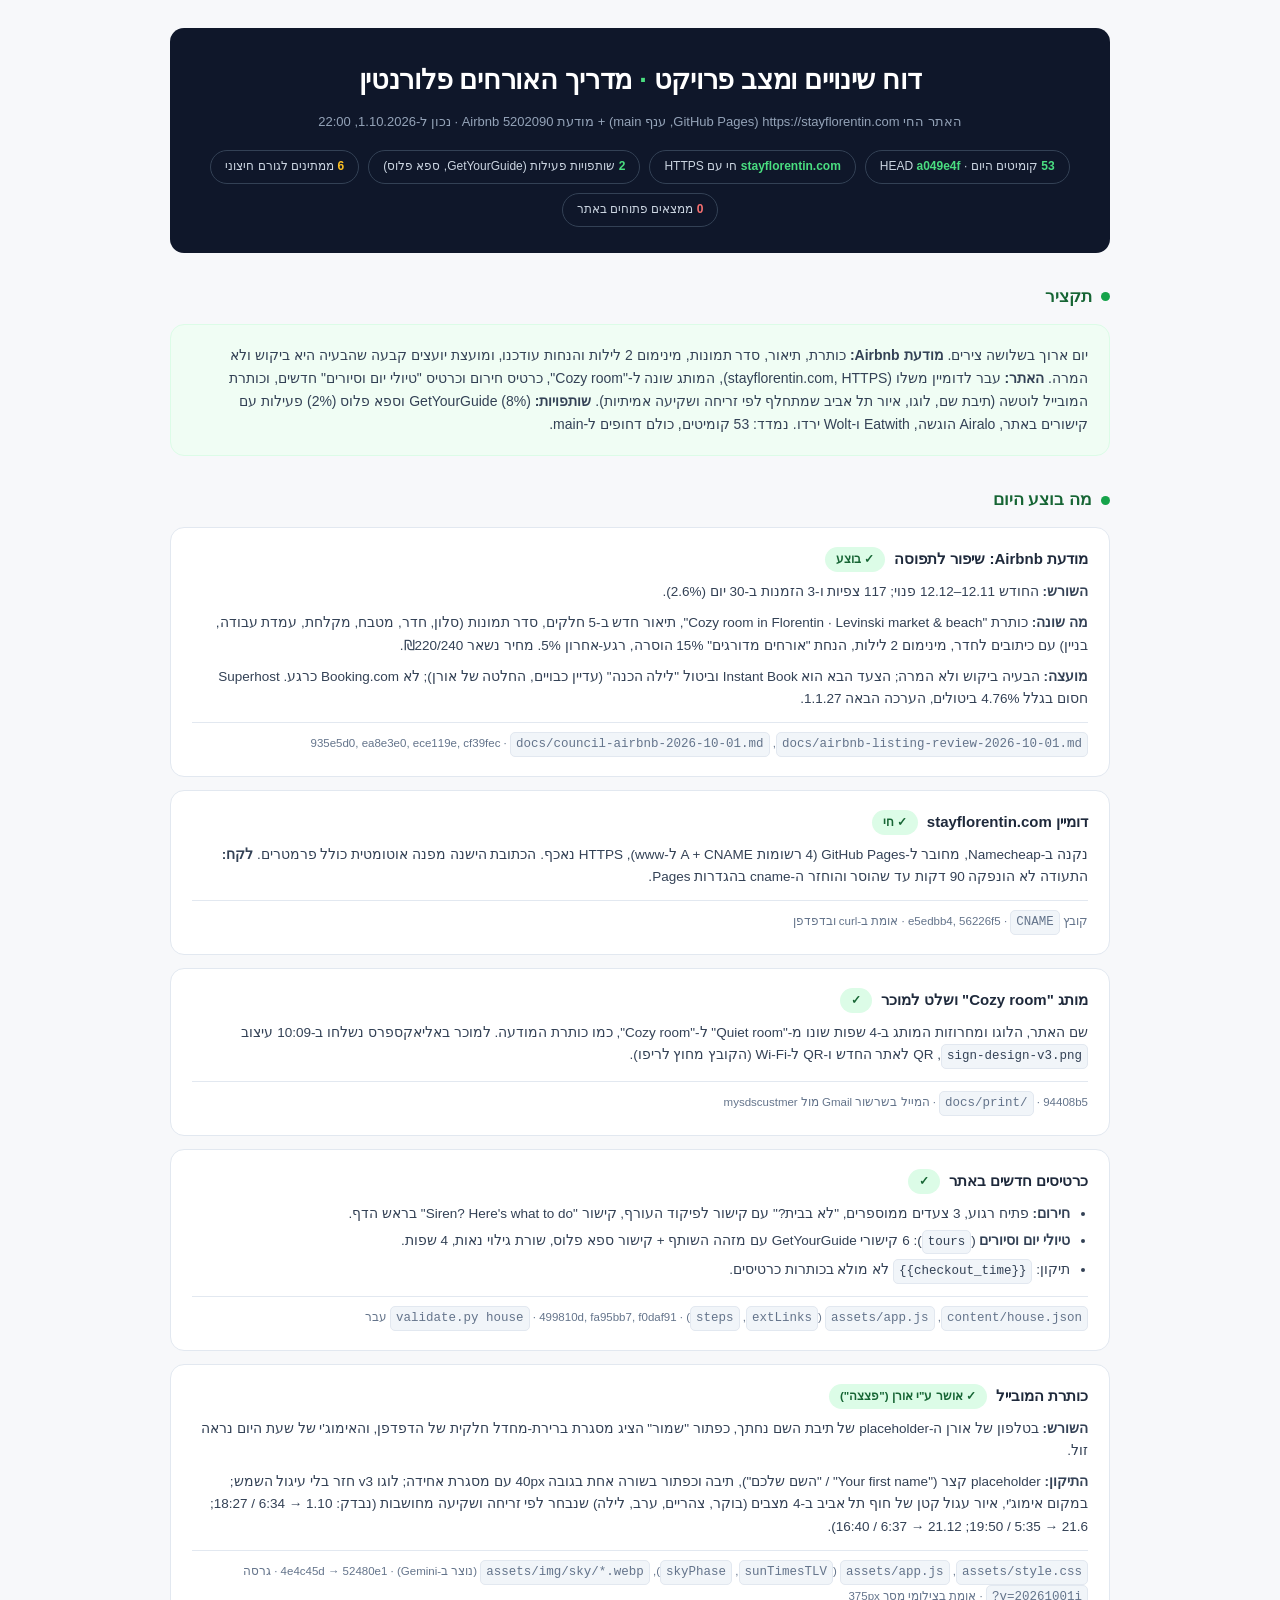
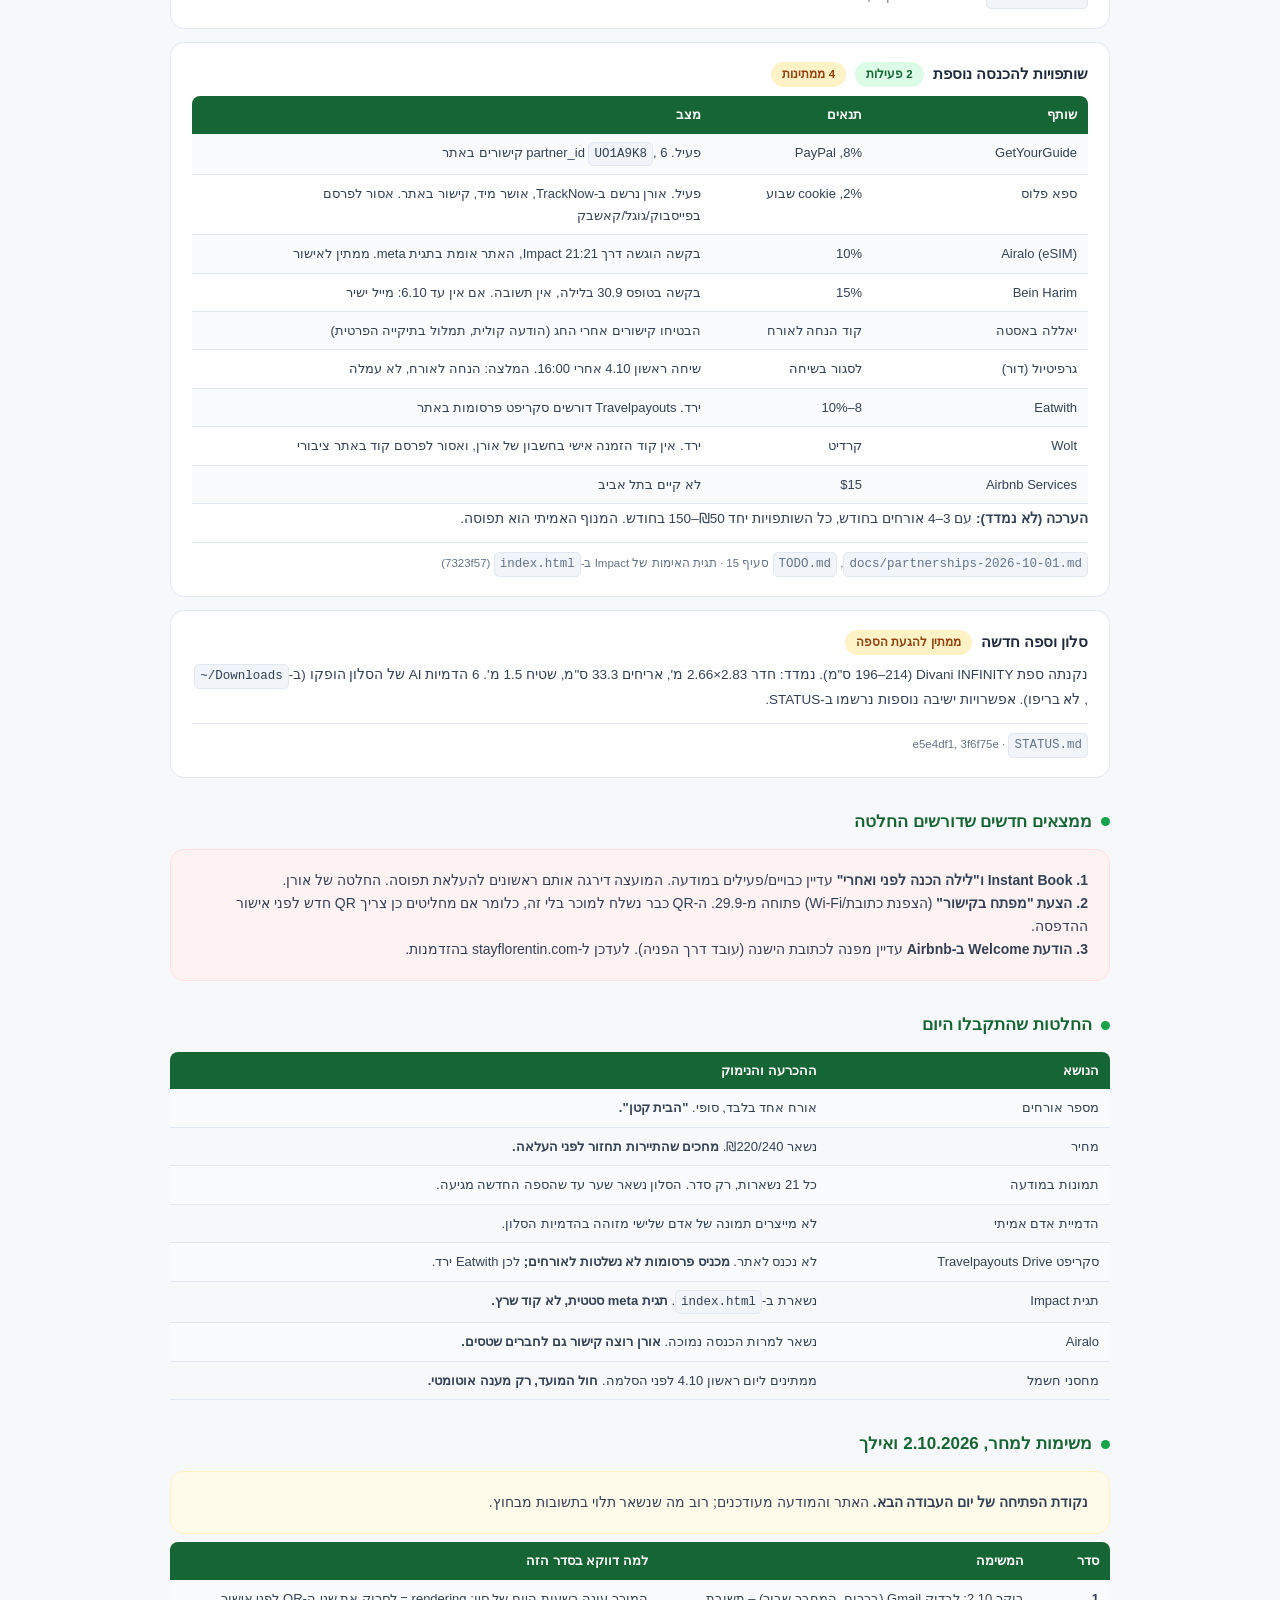
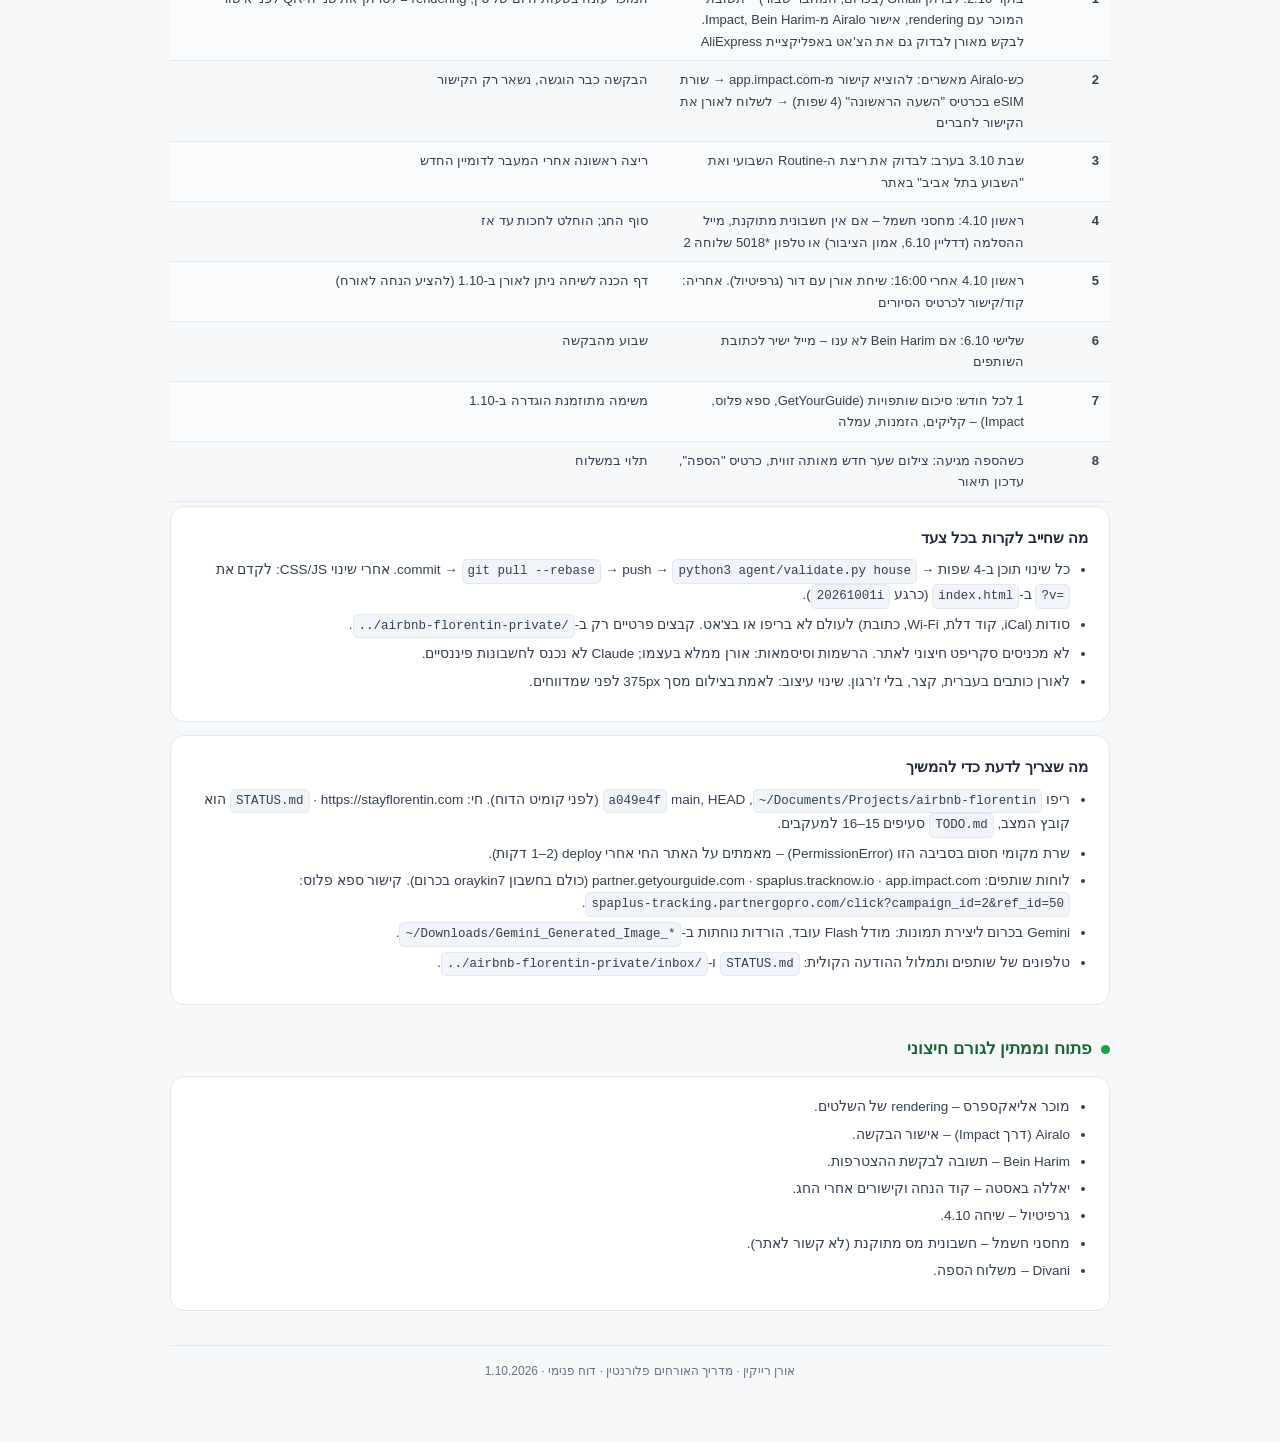
<file: docs/reports/2026-10-01.html>
<!DOCTYPE html>
<html lang="he" dir="rtl">
<head>
<meta charset="utf-8">
<title>דוח שינויים ומצב פרויקט · מדריך האורחים פלורנטין · 1.10.2026</title>
<style>
  :root{--ink:#1e293b;--ink2:#334155;--muted:#475569;--soft:#64748b;--line:#e2e8f0;--page:#f7f8fa;--card:#ffffff;--green:#166534;--green-mid:#16a34a;--green-50:#f0fdf4;--green-100:#dcfce7;--amber:#92400e;--amber-50:#fffbeb;--amber-100:#fef3c7;--red:#b91c1c;--red-50:#fef2f2;--red-100:#fee2e2;--navy:#0f172a;--r:14px;}
  *{box-sizing:border-box;margin:0;padding:0;}
  body{background:var(--page);color:var(--ink);font-family:"Segoe UI","Arial Hebrew",Arial,sans-serif;line-height:1.65;padding:28px 18px 60px;}
  .wrap{max-width:940px;margin:0 auto;}
  .hero{background:var(--navy);color:#fff;border-radius:var(--r);padding:30px 28px 26px;text-align:center;margin-bottom:30px;}
  .hero h1{font-size:27px;font-weight:800;letter-spacing:-.3px;} .hero h1 .accent{color:#4ade80;}
  .hero .sub{margin-top:8px;font-size:13px;color:#94a3b8;}
  .pills{display:flex;flex-wrap:wrap;gap:9px;justify-content:center;margin-top:18px;}
  .pill{border:1px solid #334155;border-radius:999px;padding:6px 14px;font-size:12px;color:#cbd5e1;} .pill b{color:#4ade80;font-weight:700;} .pill.warn b{color:#fbbf24;} .pill.bad b{color:#f87171;}
  h2{font-size:17px;font-weight:800;color:var(--green);margin:30px 0 13px;display:flex;align-items:center;gap:9px;}
  h2::before{content:"";width:9px;height:9px;border-radius:50%;background:var(--green-mid);flex:none;}
  .card{background:var(--card);border:1px solid var(--line);border-radius:var(--r);padding:19px 21px;margin-bottom:13px;}
  .card h3{font-size:15px;font-weight:700;color:var(--ink);margin-bottom:9px;display:flex;flex-wrap:wrap;align-items:center;gap:9px;}
  .card p{font-size:13.5px;color:var(--ink2);margin-bottom:9px;} .card p:last-child{margin-bottom:0;}
  .card ul{margin:0 18px 9px 0;font-size:13.5px;color:var(--ink2);} .card li{margin-bottom:5px;}
  .tag{font-size:11.5px;font-weight:700;border-radius:999px;padding:3px 11px;white-space:nowrap;}
  .ok{background:var(--green-100);color:var(--green);} .wait{background:var(--amber-100);color:var(--amber);} .stop{background:var(--red-100);color:var(--red);}
  code{font-family:ui-monospace,Menlo,Consolas,monospace;background:#f1f5f9;border:1px solid var(--line);border-radius:5px;padding:1px 5px;font-size:12.5px;direction:ltr;display:inline-block;}
  .src{font-size:11.5px;color:var(--soft);border-top:1px solid var(--line);padding-top:9px;margin-top:12px;}
  .lead{background:var(--green-50);border:1px solid var(--green-100);border-radius:var(--r);padding:19px 21px;font-size:14px;color:var(--ink2);margin-bottom:8px;}
  .alert{background:var(--red-50);border-color:var(--red-100);} .note{background:var(--amber-50);border-color:var(--amber-100);}
  table{width:100%;border-collapse:collapse;margin:6px 0 4px;font-size:13px;}
  th{background:var(--green);color:#fff;font-weight:700;text-align:right;padding:8px 11px;} th:first-child{border-radius:0 8px 0 0;} th:last-child{border-radius:8px 0 0 0;}
  td{padding:8px 11px;border-bottom:1px solid var(--line);color:var(--ink2);vertical-align:top;} tr:nth-child(even) td{background:#fafbfc;}
  .foot{text-align:center;font-size:12px;color:var(--soft);margin-top:34px;padding-top:16px;border-top:1px solid var(--line);}
  @media print{body{background:#fff;padding:0;} .card,.lead{break-inside:avoid;}}
</style>
</head>
<body>
<div class="wrap">

  <div class="hero">
    <h1>דוח שינויים ומצב פרויקט <span class="accent">·</span> מדריך האורחים פלורנטין</h1>
    <div class="sub">האתר החי https://stayflorentin.com (GitHub Pages, ענף main) + מודעת Airbnb 5202090 · נכון ל-1.10.2026, 22:00</div>
    <div class="pills">
      <span class="pill"><b>53</b> קומיטים היום · HEAD <b>a049e4f</b></span>
      <span class="pill"><b>stayflorentin.com</b> חי עם HTTPS</span>
      <span class="pill"><b>2</b> שותפויות פעילות (GetYourGuide, ספא פלוס)</span>
      <span class="pill warn"><b>6</b> ממתינים לגורם חיצוני</span>
      <span class="pill bad"><b>0</b> ממצאים פתוחים באתר</span>
    </div>
  </div>

  <h2>תקציר</h2>
  <div class="lead">
    יום ארוך בשלושה צירים. <b>מודעת Airbnb:</b> כותרת, תיאור, סדר תמונות, מינימום 2 לילות והנחות עודכנו, ומועצת יועצים קבעה שהבעיה היא ביקוש ולא המרה. <b>האתר:</b> עבר לדומיין משלו (stayflorentin.com, HTTPS), המותג שונה ל-"Cozy room", כרטיס חירום וכרטיס "טיולי יום וסיורים" חדשים, וכותרת המובייל לוטשה (תיבת שם, לוגו, איור תל אביב שמתחלף לפי זריחה ושקיעה אמיתיות). <b>שותפויות:</b> GetYourGuide (8%) וספא פלוס (2%) פעילות עם קישורים באתר, Airalo הוגשה, Eatwith ו-Wolt ירדו. נמדד: 53 קומיטים, כולם דחופים ל-main.
  </div>

  <h2>מה בוצע היום</h2>

  <div class="card">
    <h3>מודעת Airbnb: שיפור לתפוסה <span class="tag ok">✓ בוצע</span></h3>
    <p><b>השורש:</b> החודש 12.11–12.12 פנוי; 117 צפיות ו-3 הזמנות ב-30 יום (2.6%).</p>
    <p><b>מה שונה:</b> כותרת "Cozy room in Florentin · Levinski market &amp; beach", תיאור חדש ב-5 חלקים, סדר תמונות (סלון, חדר, מטבח, מקלחת, עמדת עבודה, בניין) עם כיתובים לחדר, מינימום 2 לילות, הנחת "אורחים מדורגים" 15% הוסרה, רגע-אחרון 5%. מחיר נשאר ₪220/240.</p>
    <p><b>מועצה:</b> הבעיה ביקוש ולא המרה; הצעד הבא הוא Instant Book וביטול "לילה הכנה" (עדיין כבויים, החלטה של אורן); לא Booking.com כרגע. Superhost חסום בגלל 4.76% ביטולים, הערכה הבאה 1.1.27.</p>
    <div class="src"><code>docs/airbnb-listing-review-2026-10-01.md</code>, <code>docs/council-airbnb-2026-10-01.md</code> · 935e5d0, ea8e3e0, ece119e, cf39fec</div>
  </div>

  <div class="card">
    <h3>דומיין stayflorentin.com <span class="tag ok">✓ חי</span></h3>
    <p>נקנה ב-Namecheap, מחובר ל-GitHub Pages (4 רשומות A + CNAME ל-www), HTTPS נאכף. הכתובת הישנה מפנה אוטומטית כולל פרמטרים. <b>לקח:</b> התעודה לא הונפקה 90 דקות עד שהוסר והוחזר ה-cname בהגדרות Pages.</p>
    <div class="src">קובץ <code>CNAME</code> · e5edbb4, 56226f5 · אומת ב-curl ובדפדפן</div>
  </div>

  <div class="card">
    <h3>מותג "Cozy room" ושלט למוכר <span class="tag ok">✓</span></h3>
    <p>שם האתר, הלוגו ומחרוזות המותג ב-4 שפות שונו מ-"Quiet room" ל-"Cozy room", כמו כותרת המודעה. למוכר באליאקספרס נשלחו ב-10:09 עיצוב <code>sign-design-v3.png</code>, QR לאתר החדש ו-QR ל-Wi-Fi (הקובץ מחוץ לריפו).</p>
    <div class="src">94408b5 · <code>docs/print/</code> · המייל בשרשור Gmail מול mysdscustmer</div>
  </div>

  <div class="card">
    <h3>כרטיסים חדשים באתר <span class="tag ok">✓</span></h3>
    <ul>
      <li><b>חירום:</b> פתיח רגוע, 3 צעדים ממוספרים, "לא בבית?" עם קישור לפיקוד העורף, קישור "Siren? Here's what to do" בראש הדף.</li>
      <li><b>טיולי יום וסיורים</b> (<code>tours</code>): 6 קישורי GetYourGuide עם מזהה השותף + קישור ספא פלוס, שורת גילוי נאות, 4 שפות.</li>
      <li>תיקון: <code>{{checkout_time}}</code> לא מולא בכותרות כרטיסים.</li>
    </ul>
    <div class="src"><code>content/house.json</code>, <code>assets/app.js</code> (<code>extLinks</code>, <code>steps</code>) · 499810d, fa95bb7, f0daf91 · <code>validate.py house</code> עבר</div>
  </div>

  <div class="card">
    <h3>כותרת המובייל <span class="tag ok">✓ אושר ע"י אורן ("פצצה")</span></h3>
    <p><b>השורש:</b> בטלפון של אורן ה-placeholder של תיבת השם נחתך, כפתור "שמור" הציג מסגרת ברירת-מחדל חלקית של הדפדפן, והאימוג'י של שעת היום נראה זול.</p>
    <p><b>התיקון:</b> placeholder קצר ("Your first name" / "השם שלכם"), תיבה וכפתור בשורה אחת בגובה 40px עם מסגרת אחידה; לוגו v3 חזר בלי עיגול השמש; במקום אימוג'י, איור עגול קטן של חוף תל אביב ב-4 מצבים (בוקר, צהריים, ערב, לילה) שנבחר לפי זריחה ושקיעה מחושבות (נבדק: 1.10 → 6:34 / 18:27; 21.6 → 5:35 / 19:50; 21.12 → 6:37 / 16:40).</p>
    <div class="src"><code>assets/style.css</code>, <code>assets/app.js</code> (<code>sunTimesTLV</code>, <code>skyPhase</code>), <code>assets/img/sky/*.webp</code> (נוצר ב-Gemini) · 4e4c45d → 52480e1 · גרסה <code>?v=20261001i</code> · אומת בצילומי מסך 375px</div>
  </div>

  <div class="card">
    <h3>שותפויות להכנסה נוספת <span class="tag ok">2 פעילות</span> <span class="tag wait">4 ממתינות</span></h3>
    <table>
      <tr><th style="width:24%">שותף</th><th style="width:18%">תנאים</th><th>מצב</th></tr>
      <tr><td>GetYourGuide</td><td>8%, PayPal</td><td>פעיל. partner_id <code>UO1A9K8</code>, 6 קישורים באתר</td></tr>
      <tr><td>ספא פלוס</td><td>2%, cookie שבוע</td><td>פעיל. אורן נרשם ב-TrackNow, אושר מיד, קישור באתר. אסור לפרסם בפייסבוק/גוגל/קאשבק</td></tr>
      <tr><td>Airalo (eSIM)</td><td>10%</td><td>בקשה הוגשה דרך Impact 21:21, האתר אומת בתגית meta. ממתין לאישור</td></tr>
      <tr><td>Bein Harim</td><td>15%</td><td>בקשה בטופס 30.9 בלילה, אין תשובה. אם אין עד 6.10: מייל ישיר</td></tr>
      <tr><td>יאללה באסטה</td><td>קוד הנחה לאורח</td><td>הבטיחו קישורים אחרי החג (הודעה קולית, תמלול בתיקייה הפרטית)</td></tr>
      <tr><td>גרפיטיול (דור)</td><td>לסגור בשיחה</td><td>שיחה ראשון 4.10 אחרי 16:00. המלצה: הנחה לאורח, לא עמלה</td></tr>
      <tr><td>Eatwith</td><td>8–10%</td><td>ירד. Travelpayouts דורשים סקריפט פרסומות באתר</td></tr>
      <tr><td>Wolt</td><td>קרדיט</td><td>ירד. אין קוד הזמנה אישי בחשבון של אורן, ואסור לפרסם קוד באתר ציבורי</td></tr>
      <tr><td>Airbnb Services</td><td>$15</td><td>לא קיים בתל אביב</td></tr>
    </table>
    <p><b>הערכה (לא נמדד):</b> עם 3–4 אורחים בחודש, כל השותפויות יחד ₪50–150 בחודש. המנוף האמיתי הוא תפוסה.</p>
    <div class="src"><code>docs/partnerships-2026-10-01.md</code>, <code>TODO.md</code> סעיף 15 · תגית האימות של Impact ב-<code>index.html</code> (7323f57)</div>
  </div>

  <div class="card">
    <h3>סלון וספה חדשה <span class="tag wait">ממתין להגעת הספה</span></h3>
    <p>נקנתה ספת Divani INFINITY (196–214 ס"מ). נמדד: חדר 2.83×2.66 מ', אריחים 33.3 ס"מ, שטיח 1.5 מ'. 6 הדמיות AI של הסלון הופקו (ב-<code>~/Downloads</code>, לא בריפו). אפשרויות ישיבה נוספות נרשמו ב-STATUS.</p>
    <div class="src"><code>STATUS.md</code> · e5e4df1, 3f6f75e</div>
  </div>

  <h2>ממצאים חדשים שדורשים החלטה</h2>
  <div class="lead alert">
    <b>1. Instant Book ו"לילה הכנה לפני ואחרי"</b> עדיין כבויים/פעילים במודעה. המועצה דירגה אותם ראשונים להעלאת תפוסה. החלטה של אורן.<br>
    <b>2. הצעת "מפתח בקישור"</b> (הצפנת כתובת/Wi-Fi) פתוחה מ-29.9. ה-QR כבר נשלח למוכר בלי זה, כלומר אם מחליטים כן צריך QR חדש לפני אישור ההדפסה.<br>
    <b>3. הודעת Welcome ב-Airbnb</b> עדיין מפנה לכתובת הישנה (עובד דרך הפניה). לעדכן ל-stayflorentin.com בהזדמנות.
  </div>

  <h2>החלטות שהתקבלו היום</h2>
  <table>
    <tr><th style="width:30%">הנושא</th><th>ההכרעה והנימוק</th></tr>
    <tr><td>מספר אורחים</td><td>אורח אחד בלבד, סופי. <b>"הבית קטן".</b></td></tr>
    <tr><td>מחיר</td><td>נשאר ₪220/240. <b>מחכים שהתיירות תחזור לפני העלאה.</b></td></tr>
    <tr><td>תמונות במודעה</td><td>כל 21 נשארות, רק סדר. הסלון נשאר שער עד שהספה החדשה מגיעה.</td></tr>
    <tr><td>הדמיית אדם אמיתי</td><td>לא מייצרים תמונה של אדם שלישי מזוהה בהדמיות הסלון.</td></tr>
    <tr><td>סקריפט Travelpayouts Drive</td><td>לא נכנס לאתר. <b>מכניס פרסומות לא נשלטות לאורחים;</b> לכן Eatwith ירד.</td></tr>
    <tr><td>תגית Impact</td><td>נשארת ב-<code>index.html</code>. <b>תגית meta סטטית, לא קוד שרץ.</b></td></tr>
    <tr><td>Airalo</td><td>נשאר למרות הכנסה נמוכה. <b>אורן רוצה קישור גם לחברים שטסים.</b></td></tr>
    <tr><td>מחסני חשמל</td><td>ממתינים ליום ראשון 4.10 לפני הסלמה. <b>חול המועד, רק מענה אוטומטי.</b></td></tr>
  </table>

  <h2>משימות למחר, 2.10.2026 ואילך</h2>
  <div class="lead note">
    <b>נקודת הפתיחה של יום העבודה הבא.</b> האתר והמודעה מעודכנים; רוב מה שנשאר תלוי בתשובות מבחוץ.
  </div>
  <table>
    <tr><th style="width:8%">סדר</th><th style="width:40%">המשימה</th><th>למה דווקא בסדר הזה</th></tr>
    <tr><td><b>1</b></td><td>בוקר 2.10: לבדוק Gmail (בכרום, המחבר שבור) – תשובת המוכר עם rendering, אישור Airalo מ-Impact, Bein Harim. לבקש מאורן לבדוק גם את הצ'אט באפליקציית AliExpress</td><td>המוכר עונה בשעות היום של סין; rendering = לסרוק את שני ה-QR לפני אישור</td></tr>
    <tr><td><b>2</b></td><td>כש-Airalo מאשרים: להוציא קישור מ-app.impact.com → שורת eSIM בכרטיס "השעה הראשונה" (4 שפות) → לשלוח לאורן את הקישור לחברים</td><td>הבקשה כבר הוגשה, נשאר רק הקישור</td></tr>
    <tr><td><b>3</b></td><td>שבת 3.10 בערב: לבדוק את ריצת ה-Routine השבועי ואת "השבוע בתל אביב" באתר</td><td>ריצה ראשונה אחרי המעבר לדומיין החדש</td></tr>
    <tr><td><b>4</b></td><td>ראשון 4.10: מחסני חשמל – אם אין חשבונית מתוקנת, מייל ההסלמה (דדליין 6.10, אמון הציבור) או טלפון *5018 שלוחה 2</td><td>סוף החג; הוחלט לחכות עד אז</td></tr>
    <tr><td><b>5</b></td><td>ראשון 4.10 אחרי 16:00: שיחת אורן עם דור (גרפיטיול). אחריה: קוד/קישור לכרטיס הסיורים</td><td>דף הכנה לשיחה ניתן לאורן ב-1.10 (להציע הנחה לאורח)</td></tr>
    <tr><td><b>6</b></td><td>שלישי 6.10: אם Bein Harim לא ענו – מייל ישיר לכתובת השותפים</td><td>שבוע מהבקשה</td></tr>
    <tr><td><b>7</b></td><td>1 לכל חודש: סיכום שותפויות (GetYourGuide, ספא פלוס, Impact) – קליקים, הזמנות, עמלה</td><td>משימה מתוזמנת הוגדרה ב-1.10</td></tr>
    <tr><td><b>8</b></td><td>כשהספה מגיעה: צילום שער חדש מאותה זווית, כרטיס "הספה", עדכון תיאור</td><td>תלוי במשלוח</td></tr>
  </table>

  <div class="card">
    <h3>מה שחייב לקרות בכל צעד</h3>
    <ul>
      <li>כל שינוי תוכן ב-4 שפות → <code>python3 agent/validate.py house</code> → commit → <code>git pull --rebase</code> → push. אחרי שינוי CSS/JS: לקדם את <code>?v=</code> ב-<code>index.html</code> (כרגע <code>20261001i</code>).</li>
      <li>סודות (iCal, קוד דלת, Wi-Fi, כתובת) לעולם לא בריפו או בצ'אט. קבצים פרטיים רק ב-<code>../airbnb-florentin-private/</code>.</li>
      <li>לא מכניסים סקריפט חיצוני לאתר. הרשמות וסיסמאות: אורן ממלא בעצמו; Claude לא נכנס לחשבונות פיננסיים.</li>
      <li>לאורן כותבים בעברית, קצר, בלי ז'רגון. שינוי עיצוב: לאמת בצילום מסך 375px לפני שמדווחים.</li>
    </ul>
  </div>

  <div class="card">
    <h3>מה שצריך לדעת כדי להמשיך</h3>
    <ul>
      <li>ריפו <code>~/Documents/Projects/airbnb-florentin</code>, main, HEAD <code>a049e4f</code> (לפני קומיט הדוח). חי: https://stayflorentin.com · <code>STATUS.md</code> הוא קובץ המצב, <code>TODO.md</code> סעיפים 15–16 למעקבים.</li>
      <li>שרת מקומי חסום בסביבה הזו (PermissionError) – מאמתים על האתר החי אחרי deploy (1–2 דקות).</li>
      <li>לוחות שותפים: partner.getyourguide.com · spaplus.tracknow.io · app.impact.com (כולם בחשבון oraykin7 בכרום). קישור ספא פלוס: <code>spaplus-tracking.partnergopro.com/click?campaign_id=2&amp;ref_id=50</code>.</li>
      <li>Gemini בכרום ליצירת תמונות: מודל Flash עובד, הורדות נוחתות ב-<code>~/Downloads/Gemini_Generated_Image_*</code>.</li>
      <li>טלפונים של שותפים ותמלול ההודעה הקולית: <code>STATUS.md</code> ו-<code>../airbnb-florentin-private/inbox/</code>.</li>
    </ul>
  </div>

  <h2>פתוח וממתין לגורם חיצוני</h2>
  <div class="card">
    <ul>
      <li>מוכר אליאקספרס – rendering של השלטים.</li>
      <li>Airalo (דרך Impact) – אישור הבקשה.</li>
      <li>Bein Harim – תשובה לבקשת ההצטרפות.</li>
      <li>יאללה באסטה – קוד הנחה וקישורים אחרי החג.</li>
      <li>גרפיטיול – שיחה 4.10.</li>
      <li>מחסני חשמל – חשבונית מס מתוקנת (לא קשור לאתר).</li>
      <li>Divani – משלוח הספה.</li>
    </ul>
  </div>

  <div class="foot">אורן רייקין · מדריך האורחים פלורנטין · דוח פנימי · 1.10.2026</div>
</div>
</body>
</html>
</file>
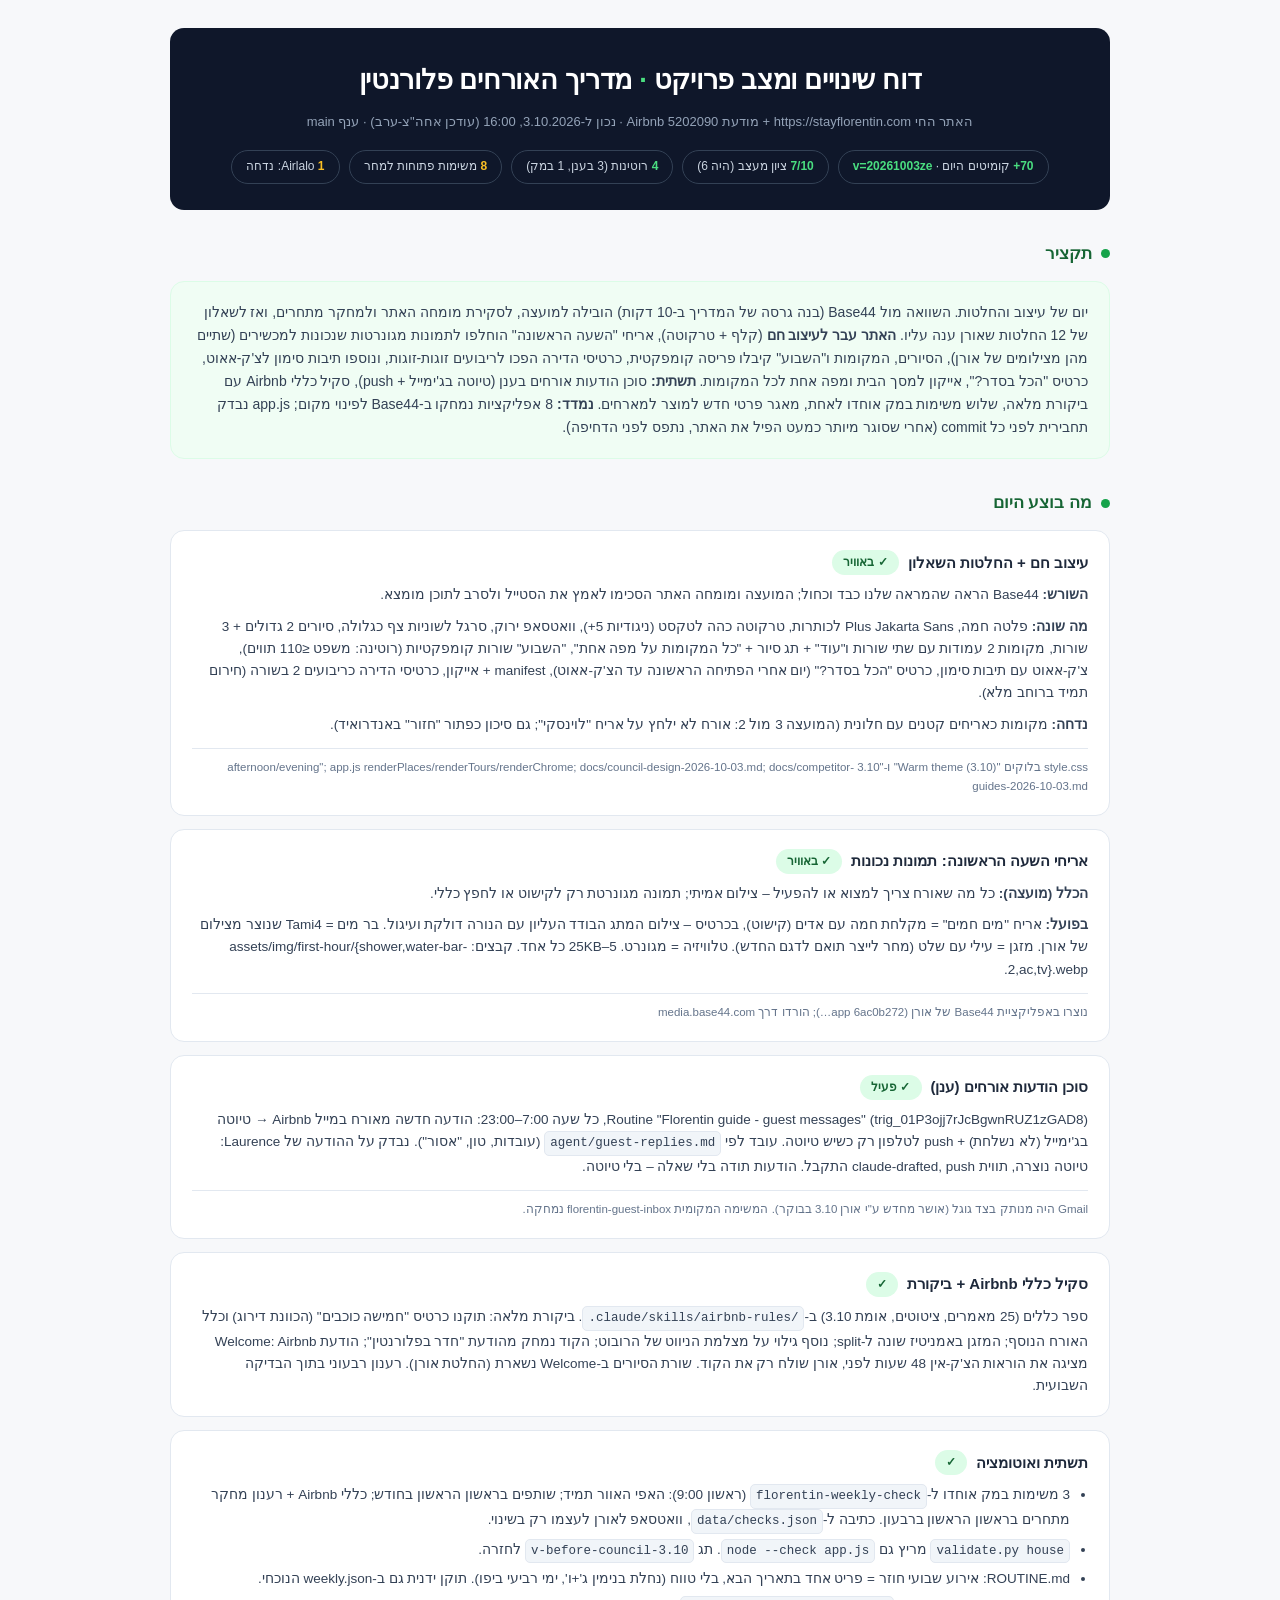
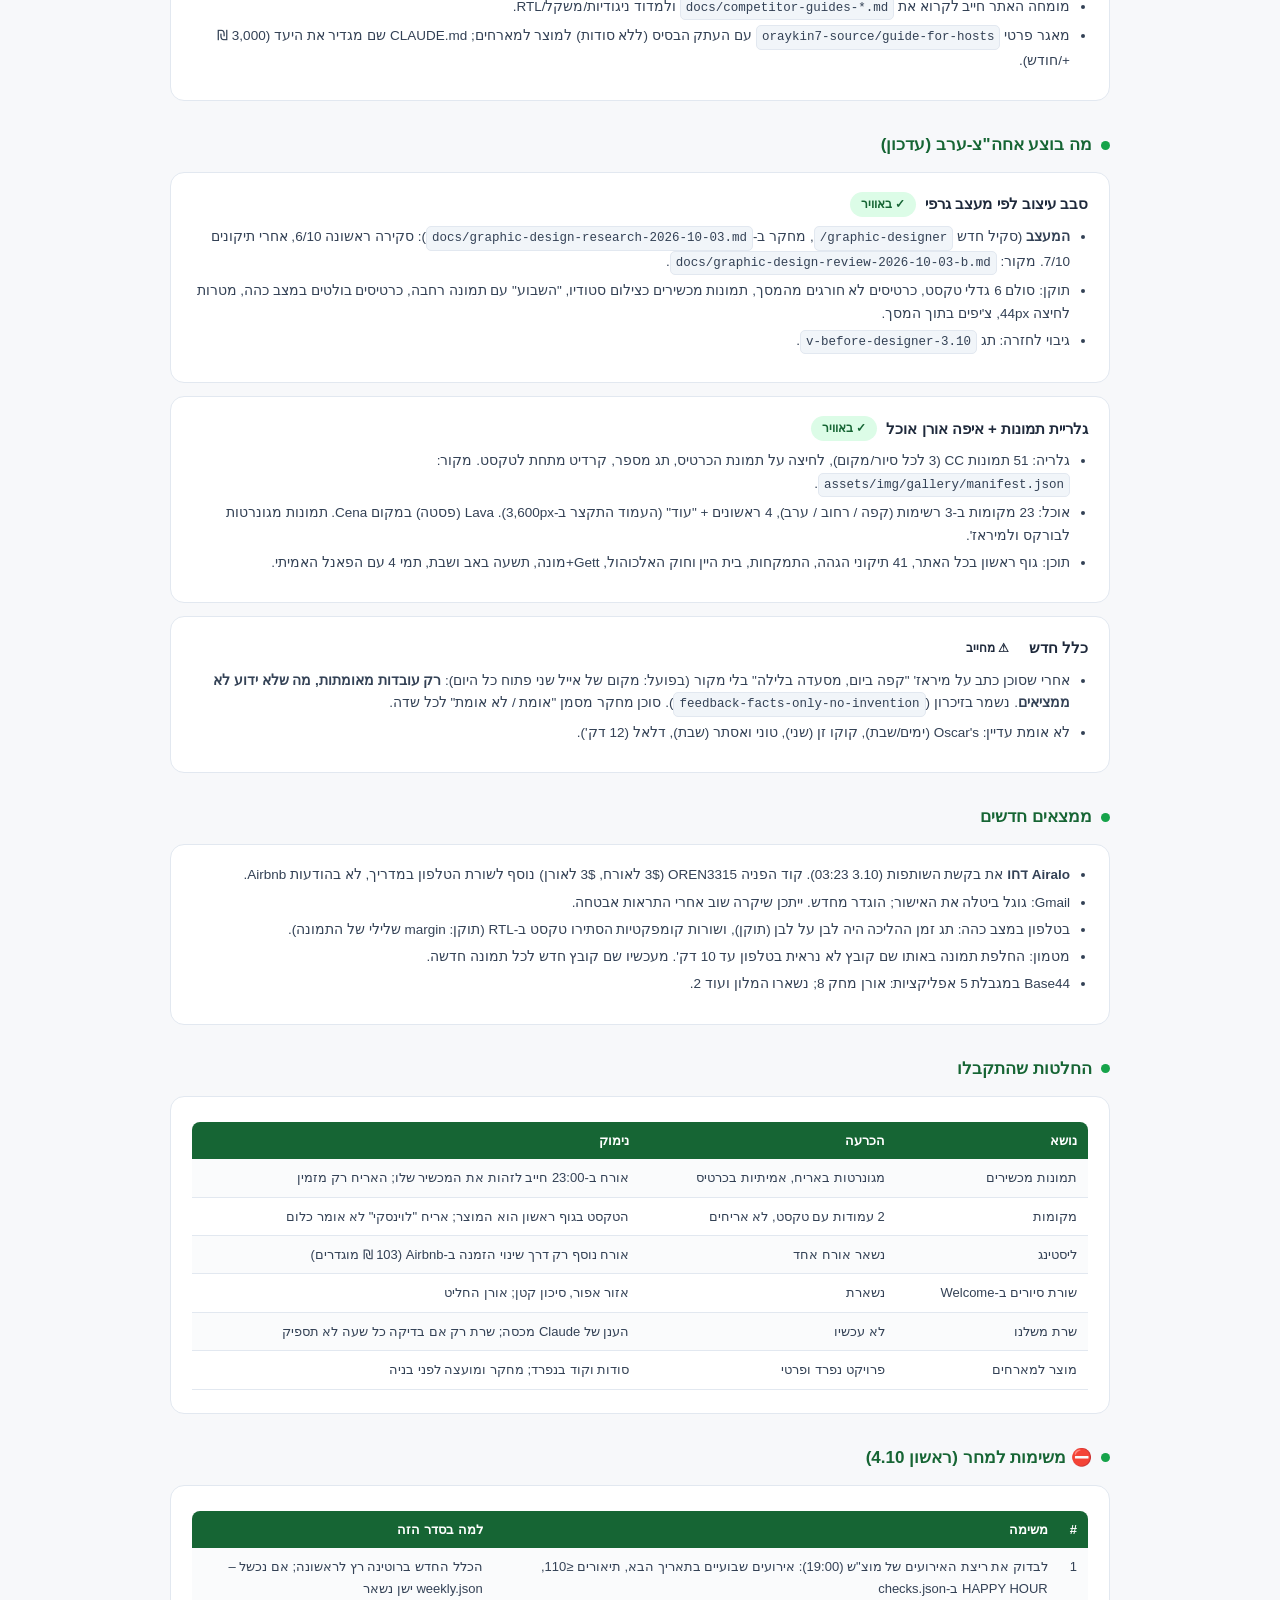
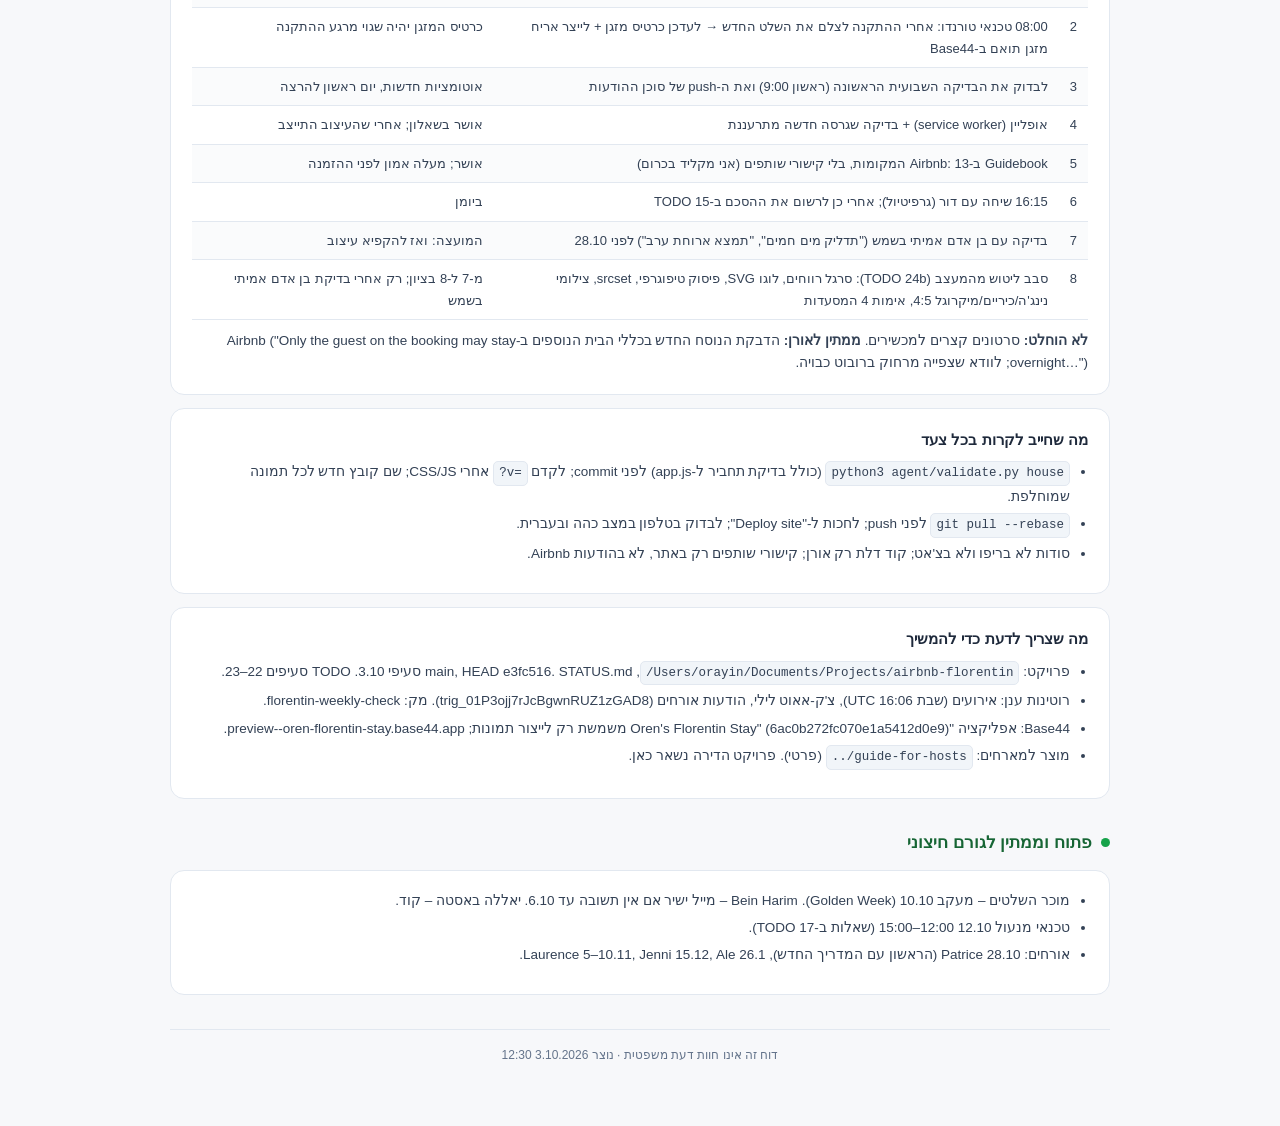
<file: docs/reports/2026-10-03.html>
<!DOCTYPE html>
<html lang="he" dir="rtl">
<head>
<meta charset="utf-8">
<title>דוח שינויים ומצב פרויקט · מדריך האורחים פלורנטין · 3.10.2026</title>
<style>
  :root{--ink:#1e293b;--ink2:#334155;--muted:#475569;--soft:#64748b;--line:#e2e8f0;--page:#f7f8fa;--card:#ffffff;--green:#166534;--green-mid:#16a34a;--green-50:#f0fdf4;--green-100:#dcfce7;--amber:#92400e;--amber-50:#fffbeb;--amber-100:#fef3c7;--red:#b91c1c;--red-50:#fef2f2;--red-100:#fee2e2;--navy:#0f172a;--r:14px;}
  *{box-sizing:border-box;margin:0;padding:0;}
  body{background:var(--page);color:var(--ink);font-family:"Segoe UI","Arial Hebrew",Arial,sans-serif;line-height:1.65;padding:28px 18px 60px;}
  .wrap{max-width:940px;margin:0 auto;}
  .hero{background:var(--navy);color:#fff;border-radius:var(--r);padding:30px 28px 26px;text-align:center;margin-bottom:30px;}
  .hero h1{font-size:27px;font-weight:800;letter-spacing:-.3px;} .hero h1 .accent{color:#4ade80;}
  .hero .sub{margin-top:8px;font-size:13px;color:#94a3b8;}
  .pills{display:flex;flex-wrap:wrap;gap:9px;justify-content:center;margin-top:18px;}
  .pill{border:1px solid #334155;border-radius:999px;padding:6px 14px;font-size:12px;color:#cbd5e1;} .pill b{color:#4ade80;font-weight:700;} .pill.warn b{color:#fbbf24;} .pill.bad b{color:#f87171;}
  h2{font-size:17px;font-weight:800;color:var(--green);margin:30px 0 13px;display:flex;align-items:center;gap:9px;}
  h2::before{content:"";width:9px;height:9px;border-radius:50%;background:var(--green-mid);flex:none;}
  .card{background:var(--card);border:1px solid var(--line);border-radius:var(--r);padding:19px 21px;margin-bottom:13px;}
  .card h3{font-size:15px;font-weight:700;color:var(--ink);margin-bottom:9px;display:flex;flex-wrap:wrap;align-items:center;gap:9px;}
  .card p{font-size:13.5px;color:var(--ink2);margin-bottom:9px;} .card p:last-child{margin-bottom:0;}
  .card ul{margin:0 18px 9px 0;font-size:13.5px;color:var(--ink2);} .card li{margin-bottom:5px;}
  .tag{font-size:11.5px;font-weight:700;border-radius:999px;padding:3px 11px;white-space:nowrap;}
  .ok{background:var(--green-100);color:var(--green);} .wait{background:var(--amber-100);color:var(--amber);} .stop{background:var(--red-100);color:var(--red);}
  code{font-family:ui-monospace,Menlo,Consolas,monospace;background:#f1f5f9;border:1px solid var(--line);border-radius:5px;padding:1px 5px;font-size:12.5px;direction:ltr;display:inline-block;}
  .src{font-size:11.5px;color:var(--soft);border-top:1px solid var(--line);padding-top:9px;margin-top:12px;}
  .lead{background:var(--green-50);border:1px solid var(--green-100);border-radius:var(--r);padding:19px 21px;font-size:14px;color:var(--ink2);margin-bottom:8px;}
  .alert{background:var(--red-50);border-color:var(--red-100);} .note{background:var(--amber-50);border-color:var(--amber-100);}
  table{width:100%;border-collapse:collapse;margin:6px 0 4px;font-size:13px;}
  th{background:var(--green);color:#fff;font-weight:700;text-align:right;padding:8px 11px;} th:first-child{border-radius:0 8px 0 0;} th:last-child{border-radius:8px 0 0 0;}
  td{padding:8px 11px;border-bottom:1px solid var(--line);color:var(--ink2);vertical-align:top;} tr:nth-child(even) td{background:#fafbfc;}
  .foot{text-align:center;font-size:12px;color:var(--soft);margin-top:34px;padding-top:16px;border-top:1px solid var(--line);}
  @media print{body{background:#fff;padding:0;} .card,.lead{break-inside:avoid;}}
</style>
</head>
<body>
<div class="wrap">
  <div class="hero">
    <h1>דוח שינויים ומצב פרויקט <span class="accent">·</span> מדריך האורחים פלורנטין</h1>
    <div class="sub">האתר החי https://stayflorentin.com + מודעת Airbnb 5202090 · נכון ל-3.10.2026, 16:00 (עודכן אחה"צ-ערב) · ענף main</div>
    <div class="pills">
      <span class="pill"><b>70+</b> קומיטים היום · <b>v=20261003ze</b></span>
      <span class="pill"><b>7/10</b> ציון מעצב (היה 6)</span>
      <span class="pill"><b>4</b> רוטינות (3 בענן, 1 במק)</span>
      <span class="pill warn"><b>8</b> משימות פתוחות למחר</span>
      <span class="pill warn"><b>1</b> Airlalo: נדחה</span>
    </div>
  </div>

  <h2>תקציר</h2>
  <div class="lead">
    יום של עיצוב והחלטות. השוואה מול Base44 (בנה גרסה של המדריך ב-10 דקות) הובילה למועצה, לסקירת מומחה האתר ולמחקר מתחרים, ואז לשאלון של 12 החלטות שאורן ענה עליו. <b>האתר עבר לעיצוב חם</b> (קלף + טרקוטה), אריחי "השעה הראשונה" הוחלפו לתמונות מגונרטות שנכונות למכשירים (שתיים מהן מצילומים של אורן), הסיורים, המקומות ו"השבוע" קיבלו פריסה קומפקטית, כרטיסי הדירה הפכו לריבועים זוגות-זוגות, ונוספו תיבות סימון לצ'ק-אאוט, כרטיס "הכל בסדר?", אייקון למסך הבית ומפה אחת לכל המקומות. <b>תשתית:</b> סוכן הודעות אורחים בענן (טיוטה בג'ימייל + push), סקיל כללי Airbnb עם ביקורת מלאה, שלוש משימות במק אוחדו לאחת, מאגר פרטי חדש למוצר למארחים. <b>נמדד:</b> 8 אפליקציות נמחקו ב-Base44 לפינוי מקום; app.js נבדק תחבירית לפני כל commit (אחרי שסוגר מיותר כמעט הפיל את האתר, נתפס לפני הדחיפה).
  </div>

  <h2>מה בוצע היום</h2>
  <div class="card"><h3>עיצוב חם + החלטות השאלון <span class="tag ok">✓ באוויר</span></h3>
    <p><b>השורש:</b> Base44 הראה שהמראה שלנו כבד וכחול; המועצה ומומחה האתר הסכימו לאמץ את הסטייל ולסרב לתוכן מומצא.</p>
    <p><b>מה שונה:</b> פלטה חמה, Plus Jakarta Sans לכותרות, טרקוטה כהה לטקסט (ניגודיות 5+), וואטסאפ ירוק, סרגל לשוניות צף כגלולה, סיורים 2 גדולים + 3 שורות, מקומות 2 עמודות עם שתי שורות ו"עוד" + תג סיור + "כל המקומות על מפה אחת", "השבוע" שורות קומפקטיות (רוטינה: משפט ≤110 תווים), צ'ק-אאוט עם תיבות סימון, כרטיס "הכל בסדר?" (יום אחרי הפתיחה הראשונה עד הצ'ק-אאוט), manifest + אייקון, כרטיסי הדירה כריבועים 2 בשורה (חירום תמיד ברוחב מלא).</p>
    <p><b>נדחה:</b> מקומות כאריחים קטנים עם חלונית (המועצה 3 מול 2: אורח לא ילחץ על אריח "לוינסקי"; גם סיכון כפתור "חזור" באנדרואיד).</p>
    <div class="src">style.css בלוקים "Warm theme (3.10)" ו-"3.10 afternoon/evening"; app.js renderPlaces/renderTours/renderChrome; docs/council-design-2026-10-03.md; docs/competitor-guides-2026-10-03.md</div></div>
  <div class="card"><h3>אריחי השעה הראשונה: תמונות נכונות <span class="tag ok">✓ באוויר</span></h3>
    <p><b>הכלל (מועצה):</b> כל מה שאורח צריך למצוא או להפעיל – צילום אמיתי; תמונה מגונרטת רק לקישוט או לחפץ כללי.</p>
    <p><b>בפועל:</b> אריח "מים חמים" = מקלחת חמה עם אדים (קישוט), בכרטיס – צילום המתג הבודד העליון עם הנורה דולקת ועיגול. בר מים = Tami4 שנוצר מצילום של אורן. מזגן = עילי עם שלט (מחר לייצר תואם לדגם החדש). טלוויזיה = מגונרט. 5–25KB כל אחד. קבצים: assets/img/first-hour/{shower,water-bar-2,ac,tv}.webp.</p>
    <div class="src">נוצרו באפליקציית Base44 של אורן (app 6ac0b272…); הורדו דרך media.base44.com</div></div>
  <div class="card"><h3>סוכן הודעות אורחים (ענן) <span class="tag ok">✓ פעיל</span></h3>
    <p>Routine "Florentin guide - guest messages" (trig_01P3ojj7rJcBgwnRUZ1zGAD8), כל שעה 7:00–23:00: הודעה חדשה מאורח במייל Airbnb → טיוטה בג'ימייל (לא נשלחת) + push לטלפון רק כשיש טיוטה. עובד לפי <code>agent/guest-replies.md</code> (עובדות, טון, "אסור"). נבדק על ההודעה של Laurence: טיוטה נוצרה, תווית claude-drafted, push התקבל. הודעות תודה בלי שאלה – בלי טיוטה.</p>
    <div class="src">Gmail היה מנותק בצד גוגל (אושר מחדש ע"י אורן 3.10 בבוקר). המשימה המקומית florentin-guest-inbox נמחקה.</div></div>
  <div class="card"><h3>סקיל כללי Airbnb + ביקורת <span class="tag ok">✓</span></h3>
    <p>ספר כללים (25 מאמרים, ציטוטים, אומת 3.10) ב-<code>.claude/skills/airbnb-rules/</code>. ביקורת מלאה: תוקנו כרטיס "חמישה כוכבים" (הכוונת דירוג) וכלל האורח הנוסף; המזגן באמניטיז שונה ל-split; נוסף גילוי על מצלמת הניווט של הרובוט; הקוד נמחק מהודעת "חדר בפלורנטין"; הודעת Welcome: Airbnb מציגה את הוראות הצ'ק-אין 48 שעות לפני, אורן שולח רק את הקוד. שורת הסיורים ב-Welcome נשארת (החלטת אורן). רענון רבעוני בתוך הבדיקה השבועית.</p></div>
  <div class="card"><h3>תשתית ואוטומציה <span class="tag ok">✓</span></h3>
    <ul><li>3 משימות במק אוחדו ל-<code>florentin-weekly-check</code> (ראשון 9:00): האפי האוור תמיד; שותפים בראשון הראשון בחודש; כללי Airbnb + רענון מחקר מתחרים בראשון הראשון ברבעון. כתיבה ל-<code>data/checks.json</code>, וואטסאפ לאורן לעצמו רק בשינוי.</li>
      <li><code>validate.py house</code> מריץ גם <code>node --check app.js</code>. תג <code>v-before-council-3.10</code> לחזרה.</li>
      <li>ROUTINE.md: אירוע שבועי חוזר = פריט אחד בתאריך הבא, בלי טווח (נחלת בנימין ג'+ו', ימי רביעי ביפו). תוקן ידנית גם ב-weekly.json הנוכחי.</li>
      <li>מומחה האתר חייב לקרוא את <code>docs/competitor-guides-*.md</code> ולמדוד ניגודיות/משקל/RTL.</li>
      <li>מאגר פרטי <code>oraykin7-source/guide-for-hosts</code> עם העתק הבסיס (ללא סודות) למוצר למארחים; CLAUDE.md שם מגדיר את היעד (3,000 ₪+/חודש).</li></ul></div>


  <h2>מה בוצע אחה"צ-ערב (עדכון)</h2>
  <div class="card"><h3>סבב עיצוב לפי מעצב גרפי <span class="tag ok">✓ באוויר</span></h3>
    <ul><li><b>המעצב</b> (סקיל חדש <code>/graphic-designer</code>, מחקר ב-<code>docs/graphic-design-research-2026-10-03.md</code>): סקירה ראשונה 6/10, אחרי תיקונים 7/10. מקור: <code>docs/graphic-design-review-2026-10-03-b.md</code>.</li>
    <li>תוקן: סולם 6 גדלי טקסט, כרטיסים לא חורגים מהמסך, תמונות מכשירים כצילום סטודיו, "השבוע" עם תמונה רחבה, כרטיסים בולטים במצב כהה, מטרות לחיצה 44px, צ'יפים בתוך המסך.</li>
    <li>גיבוי לחזרה: תג <code>v-before-designer-3.10</code>.</li></ul></div>
  <div class="card"><h3>גלריית תמונות + איפה אורן אוכל <span class="tag ok">✓ באוויר</span></h3>
    <ul><li>גלריה: 51 תמונות CC (3 לכל סיור/מקום), לחיצה על תמונת הכרטיס, תג מספר, קרדיט מתחת לטקסט. מקור: <code>assets/img/gallery/manifest.json</code>.</li>
    <li>אוכל: 23 מקומות ב-3 רשימות (קפה / רחוב / ערב), 4 ראשונים + "עוד" (העמוד התקצר ב-3,600px). Lava (פסטה) במקום Cena. תמונות מגונרטות לבורקס ולמיראז'.</li>
    <li>תוכן: גוף ראשון בכל האתר, 41 תיקוני הגהה, התמקחות, בית היין וחוק האלכוהול, Gett+מונה, תשעה באב ושבת, תמי 4 עם הפאנל האמיתי.</li></ul></div>
  <div class="card"><h3>כלל חדש <span class="tag warn">⚠ מחייב</span></h3>
    <ul><li>אחרי שסוכן כתב על מיראז' "קפה ביום, מסעדה בלילה" בלי מקור (בפועל: מקום של אייל שני פתוח כל היום): <b>רק עובדות מאומתות, מה שלא ידוע לא ממציאים</b>. נשמר בזיכרון (<code>feedback-facts-only-no-invention</code>). סוכן מחקר מסמן "אומת / לא אומת" לכל שדה.</li>
    <li>לא אומת עדיין: Oscar's (ימים/שבת), קוקו זן (שני), טוני ואסתר (שבת), דלאל (12 דק').</li></ul></div>

  <h2>ממצאים חדשים</h2>
  <div class="card"><ul>
    <li><b>Airalo דחו</b> את בקשת השותפות (3.10 03:23). קוד הפניה OREN3315 (3$ לאורח, 3$ לאורן) נוסף לשורת הטלפון במדריך, לא בהודעות Airbnb.</li>
    <li>Gmail: גוגל ביטלה את האישור; הוגדר מחדש. ייתכן שיקרה שוב אחרי התראות אבטחה.</li>
    <li>בטלפון במצב כהה: תג זמן ההליכה היה לבן על לבן (תוקן), ושורות קומפקטיות הסתירו טקסט ב-RTL (תוקן: margin שלילי של התמונה).</li>
    <li>מטמון: החלפת תמונה באותו שם קובץ לא נראית בטלפון עד 10 דק'. מעכשיו שם קובץ חדש לכל תמונה חדשה.</li>
    <li>Base44 במגבלת 5 אפליקציות: אורן מחק 8; נשארו המלון ועוד 2.</li></ul></div>

  <h2>החלטות שהתקבלו</h2>
  <div class="card"><table><tr><th>נושא</th><th>הכרעה</th><th>נימוק</th></tr>
    <tr><td>תמונות מכשירים</td><td>מגונרטות באריח, אמיתיות בכרטיס</td><td>אורח ב-23:00 חייב לזהות את המכשיר שלו; האריח רק מזמין</td></tr>
    <tr><td>מקומות</td><td>2 עמודות עם טקסט, לא אריחים</td><td>הטקסט בגוף ראשון הוא המוצר; אריח "לוינסקי" לא אומר כלום</td></tr>
    <tr><td>ליסטינג</td><td>נשאר אורח אחד</td><td>אורח נוסף רק דרך שינוי הזמנה ב-Airbnb (103 ₪ מוגדרים)</td></tr>
    <tr><td>שורת סיורים ב-Welcome</td><td>נשארת</td><td>אזור אפור, סיכון קטן; אורן החליט</td></tr>
    <tr><td>שרת משלנו</td><td>לא עכשיו</td><td>הענן של Claude מכסה; שרת רק אם בדיקה כל שעה לא תספיק</td></tr>
    <tr><td>מוצר למארחים</td><td>פרויקט נפרד ופרטי</td><td>סודות וקוד בנפרד; מחקר ומועצה לפני בניה</td></tr></table></div>

  <h2>⛔ משימות למחר (ראשון 4.10)</h2>
  <div class="card"><table><tr><th>#</th><th>משימה</th><th>למה בסדר הזה</th></tr>
    <tr><td>1</td><td>לבדוק את ריצת האירועים של מוצ"ש (19:00): אירועים שבועיים בתאריך הבא, תיאורים ≤110, HAPPY HOUR ב-checks.json</td><td>הכלל החדש ברוטינה רץ לראשונה; אם נכשל – weekly.json ישן נשאר</td></tr>
    <tr><td>2</td><td>08:00 טכנאי טורנדו: אחרי ההתקנה לצלם את השלט החדש → לעדכן כרטיס מזגן + לייצר אריח מזגן תואם ב-Base44</td><td>כרטיס המזגן יהיה שגוי מרגע ההתקנה</td></tr>
    <tr><td>3</td><td>לבדוק את הבדיקה השבועית הראשונה (ראשון 9:00) ואת ה-push של סוכן ההודעות</td><td>אוטומציות חדשות, יום ראשון להרצה</td></tr>
    <tr><td>4</td><td>אופליין (service worker) + בדיקה שגרסה חדשה מתרעננת</td><td>אושר בשאלון; אחרי שהעיצוב התייצב</td></tr>
    <tr><td>5</td><td>Guidebook ב-Airbnb: 13 המקומות, בלי קישורי שותפים (אני מקליד בכרום)</td><td>אושר; מעלה אמון לפני ההזמנה</td></tr>
    <tr><td>6</td><td>16:15 שיחה עם דור (גרפיטיול); אחרי כן לרשום את ההסכם ב-TODO 15</td><td>ביומן</td></tr>
    <tr><td>7</td><td>בדיקה עם בן אדם אמיתי בשמש ("תדליק מים חמים", "תמצא ארוחת ערב") לפני 28.10</td><td>המועצה: ואז להקפיא עיצוב</td></tr>
    <tr><td>8</td><td>סבב ליטוש מהמעצב (TODO 24b): סרגל רווחים, לוגו SVG, פיסוק טיפוגרפי, srcset, צילומי נינג'ה/כיריים/מיקרוגל 4:5, אימות 4 המסעדות</td><td>מ-7 ל-8 בציון; רק אחרי בדיקת בן אדם אמיתי בשמש</td></tr>
</table>
    <p style="margin-top:10px"><b>לא הוחלט:</b> סרטונים קצרים למכשירים. <b>ממתין לאורן:</b> הדבקת הנוסח החדש בכללי הבית הנוספים ב-Airbnb ("Only the guest on the booking may stay overnight…"); לוודא שצפייה מרחוק ברובוט כבויה.</p></div>
  <div class="card"><h3>מה שחייב לקרות בכל צעד</h3><ul>
    <li><code>python3 agent/validate.py house</code> (כולל בדיקת תחביר ל-app.js) לפני commit; לקדם <code>?v=</code> אחרי CSS/JS; שם קובץ חדש לכל תמונה שמוחלפת.</li>
    <li><code>git pull --rebase</code> לפני push; לחכות ל-"Deploy site"; לבדוק בטלפון במצב כהה ובעברית.</li>
    <li>סודות לא בריפו ולא בצ'אט; קוד דלת רק אורן; קישורי שותפים רק באתר, לא בהודעות Airbnb.</li></ul></div>
  <div class="card"><h3>מה שצריך לדעת כדי להמשיך</h3><ul>
    <li>פרויקט: <code>/Users/orayin/Documents/Projects/airbnb-florentin</code>, main, HEAD e3fc516. STATUS.md סעיפי 3.10. TODO סעיפים 22–23.</li>
    <li>רוטינות ענן: אירועים (שבת 16:06 UTC), צ'ק-אאוט לילי, הודעות אורחים (trig_01P3ojj7rJcBgwnRUZ1zGAD8). מק: florentin-weekly-check.</li>
    <li>Base44: אפליקציה "Oren's Florentin Stay" (6ac0b272fc070e1a5412d0e9) משמשת רק לייצור תמונות; preview--oren-florentin-stay.base44.app.</li>
    <li>מוצר למארחים: <code>../guide-for-hosts</code> (פרטי). פרויקט הדירה נשאר כאן.</li></ul></div>

  <h2>פתוח וממתין לגורם חיצוני</h2>
  <div class="card"><ul>
    <li>מוכר השלטים – מעקב 10.10 (Golden Week). Bein Harim – מייל ישיר אם אין תשובה עד 6.10. יאללה באסטה – קוד.</li>
    <li>טכנאי מנעול 12.10 12:00–15:00 (שאלות ב-TODO 17).</li>
    <li>אורחים: Patrice 28.10 (הראשון עם המדריך החדש), Laurence 5–10.11, Jenni 15.12, Ale 26.1.</li></ul></div>

  <div class="foot">דוח זה אינו חוות דעת משפטית · נוצר 3.10.2026 12:30</div>
</div>
</body>
</html>
</file>
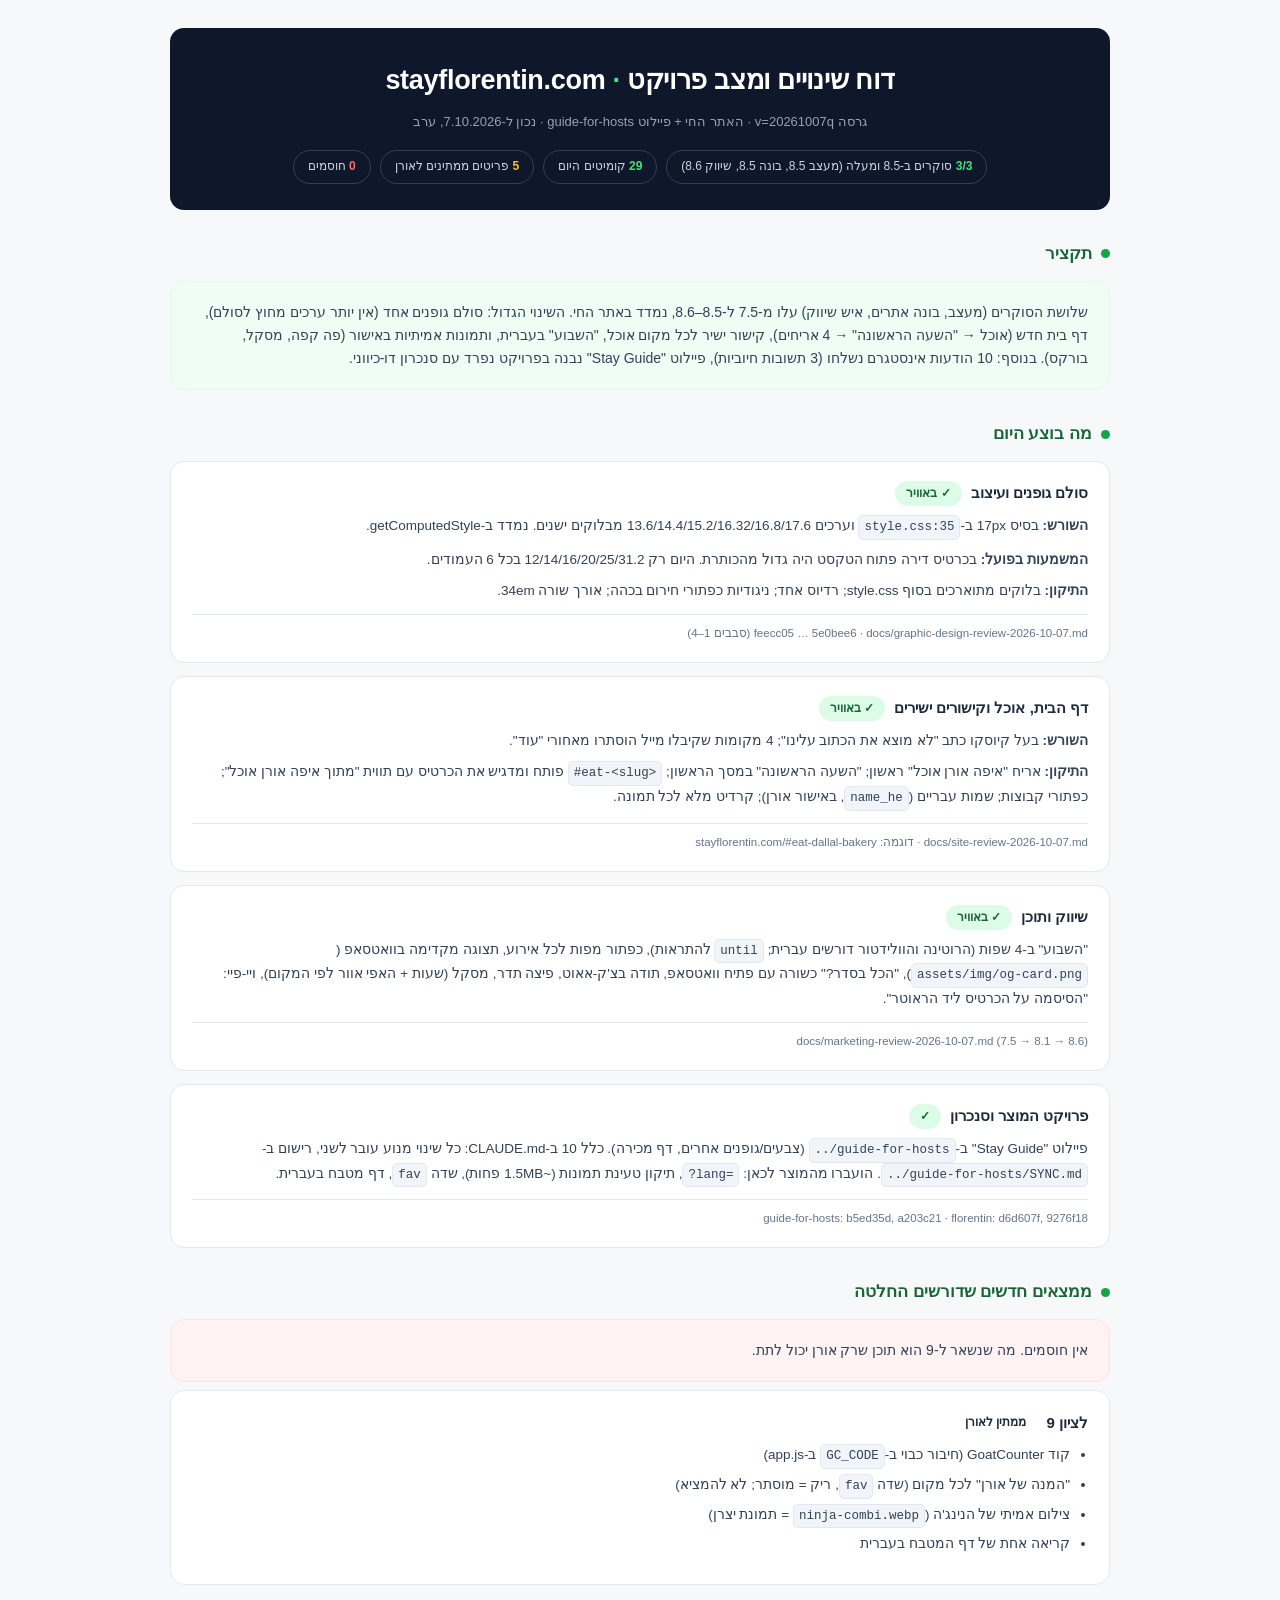
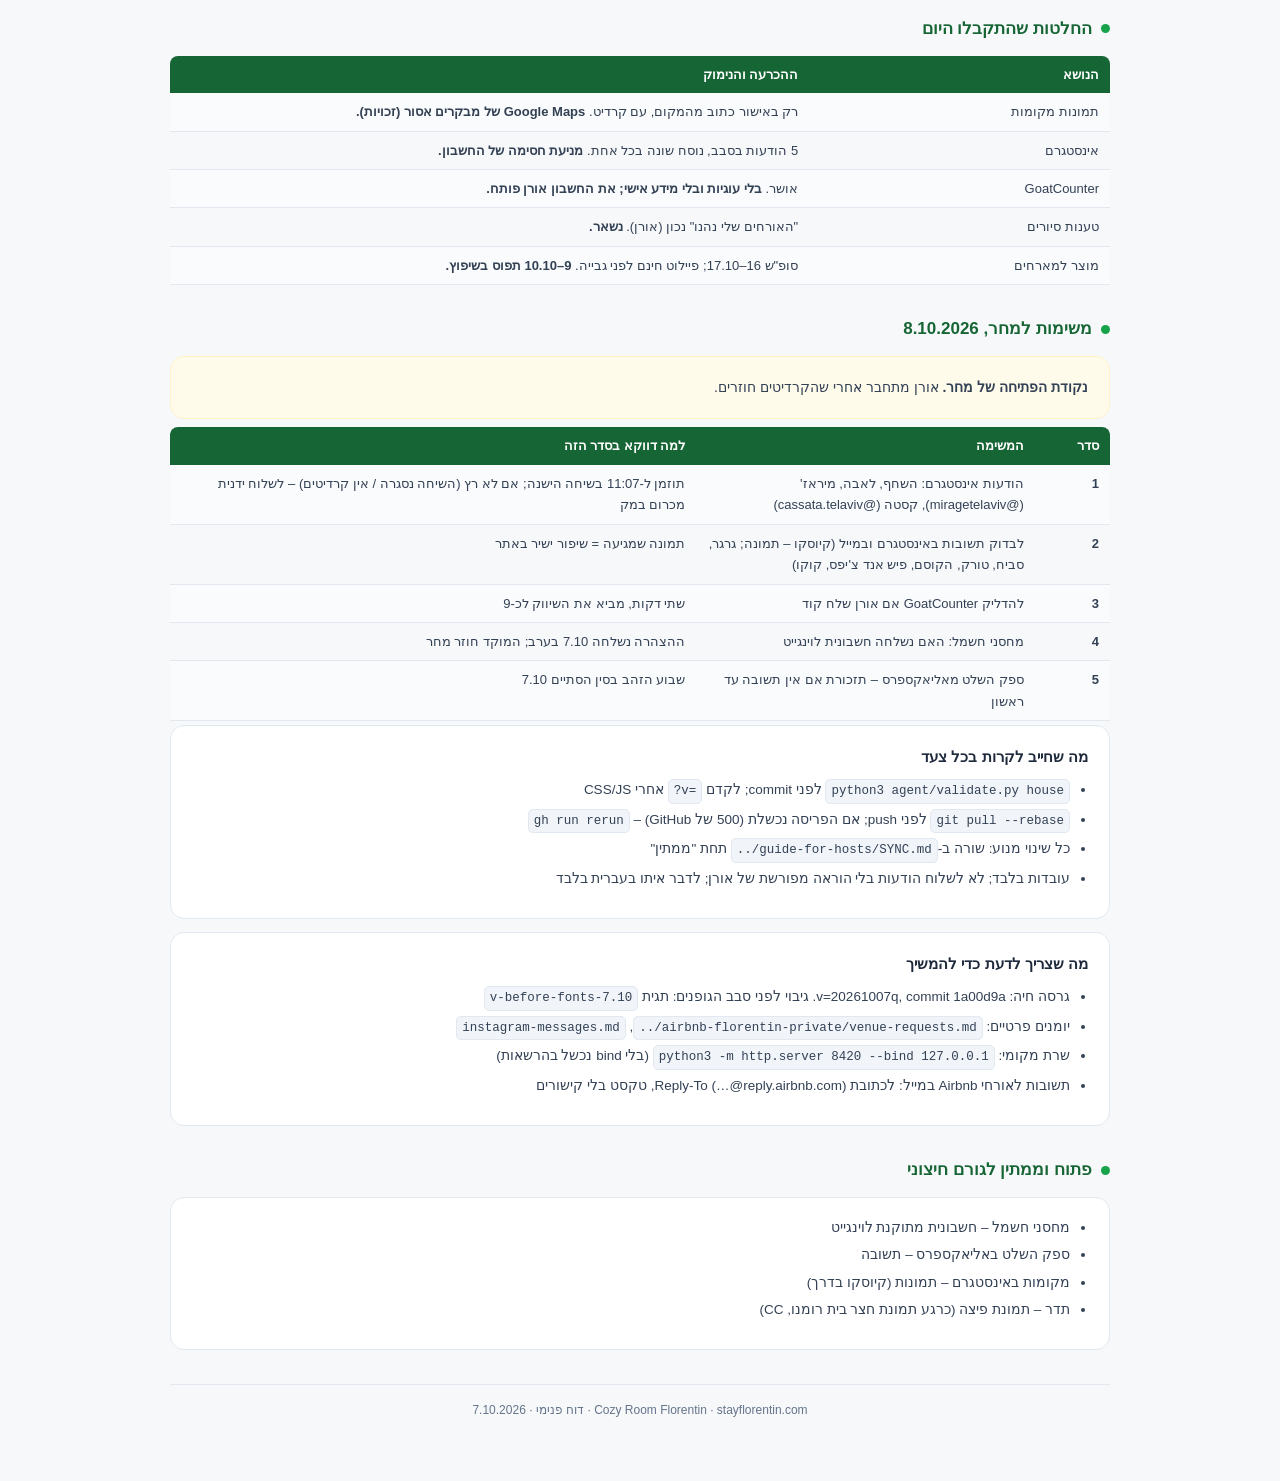
<file: docs/reports/2026-10-07.html>
<!DOCTYPE html>
<html lang="he" dir="rtl">
<head>
<meta charset="utf-8">
<title>דוח שינויים ומצב פרויקט · [שם הפרויקט] · [תאריך]</title>
<style>
  :root{
    --ink:#1e293b; --ink2:#334155; --muted:#475569; --soft:#64748b;
    --line:#e2e8f0; --page:#f7f8fa; --card:#ffffff;
    --green:#166534; --green-mid:#16a34a; --green-50:#f0fdf4; --green-100:#dcfce7;
    --amber:#92400e; --amber-50:#fffbeb; --amber-100:#fef3c7;
    --red:#b91c1c; --red-50:#fef2f2; --red-100:#fee2e2;
    --navy:#0f172a;
    --r:14px;
  }
  *{box-sizing:border-box;margin:0;padding:0;}
  body{
    background:var(--page); color:var(--ink);
    font-family:"Segoe UI","Arial Hebrew",Arial,sans-serif;
    line-height:1.65; padding:28px 18px 60px;
  }
  .wrap{max-width:940px;margin:0 auto;}

  /* ===== header ===== */
  .hero{
    background:var(--navy); color:#fff; border-radius:var(--r);
    padding:30px 28px 26px; text-align:center; margin-bottom:30px;
  }
  .hero h1{font-size:27px;font-weight:800;letter-spacing:-.3px;}
  .hero h1 .accent{color:#4ade80;}
  .hero .sub{margin-top:8px;font-size:13px;color:#94a3b8;}
  .pills{display:flex;flex-wrap:wrap;gap:9px;justify-content:center;margin-top:18px;}
  .pill{
    border:1px solid #334155; border-radius:999px;
    padding:6px 14px; font-size:12px; color:#cbd5e1;
  }
  .pill b{color:#4ade80;font-weight:700;}
  .pill.warn b{color:#fbbf24;}
  .pill.bad  b{color:#f87171;}

  /* ===== sections ===== */
  h2{
    font-size:17px;font-weight:800;color:var(--green);
    margin:30px 0 13px; display:flex; align-items:center; gap:9px;
  }
  h2::before{
    content:""; width:9px;height:9px;border-radius:50%;
    background:var(--green-mid); flex:none;
  }

  .card{
    background:var(--card); border:1px solid var(--line);
    border-radius:var(--r); padding:19px 21px; margin-bottom:13px;
  }
  .card h3{
    font-size:15px;font-weight:700;color:var(--ink);
    margin-bottom:9px; display:flex; flex-wrap:wrap; align-items:center; gap:9px;
  }
  .card p{font-size:13.5px;color:var(--ink2);margin-bottom:9px;}
  .card p:last-child{margin-bottom:0;}
  .card ul{margin:0 18px 9px 0;font-size:13.5px;color:var(--ink2);}
  .card li{margin-bottom:5px;}

  .tag{
    font-size:11.5px;font-weight:700;border-radius:999px;
    padding:3px 11px; white-space:nowrap;
  }
  .ok  {background:var(--green-100);color:var(--green);}
  .wait{background:var(--amber-100);color:var(--amber);}
  .stop{background:var(--red-100);  color:var(--red);}

  code{
    font-family:ui-monospace,Menlo,Consolas,monospace;
    background:#f1f5f9;border:1px solid var(--line);border-radius:5px;
    padding:1px 5px;font-size:12.5px;direction:ltr;display:inline-block;
  }
  .src{
    font-size:11.5px;color:var(--soft);border-top:1px solid var(--line);
    padding-top:9px;margin-top:12px;
  }

  .lead{
    background:var(--green-50);border:1px solid var(--green-100);
    border-radius:var(--r);padding:19px 21px;font-size:14px;
    color:var(--ink2);margin-bottom:8px;
  }
  .alert{background:var(--red-50);border-color:var(--red-100);}
  .note {background:var(--amber-50);border-color:var(--amber-100);}

  table{width:100%;border-collapse:collapse;margin:6px 0 4px;font-size:13px;}
  th{
    background:var(--green);color:#fff;font-weight:700;
    text-align:right;padding:8px 11px;
  }
  th:first-child{border-radius:0 8px 0 0;}
  th:last-child {border-radius:8px 0 0 0;}
  td{padding:8px 11px;border-bottom:1px solid var(--line);color:var(--ink2);vertical-align:top;}
  tr:nth-child(even) td{background:#fafbfc;}

  .foot{
    text-align:center;font-size:12px;color:var(--soft);
    margin-top:34px;padding-top:16px;border-top:1px solid var(--line);
  }
  @media print{
    body{background:#fff;padding:0;}
    .card,.lead{break-inside:avoid;}
  }
</style>
</head>
<body>
<div class="wrap">
  <div class="hero">
    <h1>דוח שינויים ומצב פרויקט <span class="accent">·</span> stayflorentin.com</h1>
    <div class="sub">גרסה v=20261007q · האתר החי + פיילוט guide-for-hosts · נכון ל-7.10.2026, ערב</div>
    <div class="pills">
      <span class="pill"><b>3/3</b> סוקרים ב-8.5 ומעלה (מעצב 8.5, בונה 8.5, שיווק 8.6)</span>
      <span class="pill"><b>29</b> קומיטים היום</span>
      <span class="pill warn"><b>5</b> פריטים ממתינים לאורן</span>
      <span class="pill bad"><b>0</b> חוסמים</span>
    </div>
  </div>

  <h2>תקציר</h2>
  <div class="lead">שלושת הסוקרים (מעצב, בונה אתרים, איש שיווק) עלו מ-7.5 ל-8.5–8.6, נמדד באתר החי. השינוי הגדול: סולם גופנים אחד (אין יותר ערכים מחוץ לסולם), דף בית חדש (אוכל → "השעה הראשונה" → 4 אריחים), קישור ישיר לכל מקום אוכל, "השבוע" בעברית, ותמונות אמיתיות באישור (פה קפה, מסקל, בורקס). בנוסף: 10 הודעות אינסטגרם נשלחו (3 תשובות חיוביות), פיילוט "Stay Guide" נבנה בפרויקט נפרד עם סנכרון דו-כיווני.</div>

  <h2>מה בוצע היום</h2>
  <div class="card">
    <h3>סולם גופנים ועיצוב <span class="tag ok">✓ באוויר</span></h3>
    <p><b>השורש:</b> בסיס 17px ב-<code>style.css:35</code> וערכים 13.6/14.4/15.2/16.32/16.8/17.6 מבלוקים ישנים. נמדד ב-getComputedStyle.</p>
    <p><b>המשמעות בפועל:</b> בכרטיס דירה פתוח הטקסט היה גדול מהכותרת. היום רק 12/14/16/20/25/31.2 בכל 6 העמודים.</p>
    <p><b>התיקון:</b> בלוקים מתוארכים בסוף style.css; רדיוס אחד; ניגודיות כפתורי חירום בכהה; אורך שורה 34em.</p>
    <div class="src">feecc05 … 5e0bee6 · docs/graphic-design-review-2026-10-07.md (סבבים 1–4)</div>
  </div>
  <div class="card">
    <h3>דף הבית, אוכל וקישורים ישירים <span class="tag ok">✓ באוויר</span></h3>
    <p><b>השורש:</b> בעל קיוסקו כתב "לא מוצא את הכתוב עלינו"; 4 מקומות שקיבלו מייל הוסתרו מאחורי "עוד".</p>
    <p><b>התיקון:</b> אריח "איפה אורן אוכל" ראשון; "השעה הראשונה" במסך הראשון; <code>#eat-&lt;slug&gt;</code> פותח ומדגיש את הכרטיס עם תווית "מתוך איפה אורן אוכל"; כפתורי קבוצות; שמות עבריים (<code>name_he</code>, באישור אורן); קרדיט מלא לכל תמונה.</p>
    <div class="src">docs/site-review-2026-10-07.md · דוגמה: stayflorentin.com/#eat-dallal-bakery</div>
  </div>
  <div class="card">
    <h3>שיווק ותוכן <span class="tag ok">✓ באוויר</span></h3>
    <p>"השבוע" ב-4 שפות (הרוטינה והוולידטור דורשים עברית; <code>until</code> להתראות), כפתור מפות לכל אירוע, תצוגה מקדימה בוואטסאפ (<code>assets/img/og-card.png</code>), "הכל בסדר?" כשורה עם פתיח וואטסאפ, תודה בצ'ק-אאוט, פיצה תדר, מסקל (שעות + האפי אוור לפי המקום), ויי-פיי: "הסיסמה על הכרטיס ליד הראוטר".</p>
    <div class="src">docs/marketing-review-2026-10-07.md (7.5 → 8.1 → 8.6)</div>
  </div>
  <div class="card">
    <h3>פרויקט המוצר וסנכרון <span class="tag ok">✓</span></h3>
    <p>פיילוט "Stay Guide" ב-<code>../guide-for-hosts</code> (צבעים/גופנים אחרים, דף מכירה). כלל 10 ב-CLAUDE.md: כל שינוי מנוע עובר לשני, רישום ב-<code>../guide-for-hosts/SYNC.md</code>. הועברו מהמוצר לכאן: <code>?lang=</code>, תיקון טעינת תמונות (~1.5MB פחות), שדה <code>fav</code>, דף מטבח בעברית.</p>
    <div class="src">guide-for-hosts: b5ed35d, a203c21 · florentin: d6d607f, 9276f18</div>
  </div>

  <h2>ממצאים חדשים שדורשים החלטה</h2>
  <div class="lead alert">אין חוסמים. מה שנשאר ל-9 הוא תוכן שרק אורן יכול לתת.</div>
  <div class="card">
    <h3>לציון 9 <span class="tag warn">ממתין לאורן</span></h3>
    <ul><li>קוד GoatCounter (חיבור כבוי ב-<code>GC_CODE</code> ב-app.js)</li><li>"המנה של אורן" לכל מקום (שדה <code>fav</code>, ריק = מוסתר; לא להמציא)</li><li>צילום אמיתי של הנינג'ה (<code>ninja-combi.webp</code> = תמונת יצרן)</li><li>קריאה אחת של דף המטבח בעברית</li></ul>
  </div>

  <h2>החלטות שהתקבלו היום</h2>
  <table>
    <tr><th style="width:32%">הנושא</th><th>ההכרעה והנימוק</th></tr>
    <tr><td>תמונות מקומות</td><td>רק באישור כתוב מהמקום, עם קרדיט. <b>Google Maps של מבקרים אסור (זכויות).</b></td></tr>
    <tr><td>אינסטגרם</td><td>5 הודעות בסבב, נוסח שונה בכל אחת. <b>מניעת חסימה של החשבון.</b></td></tr>
    <tr><td>GoatCounter</td><td>אושר. <b>בלי עוגיות ובלי מידע אישי; את החשבון אורן פותח.</b></td></tr>
    <tr><td>טענות סיורים</td><td>"האורחים שלי נהנו" נכון (אורן). <b>נשאר.</b></td></tr>
    <tr><td>מוצר למארחים</td><td>סופ"ש 16–17.10; פיילוט חינם לפני גבייה. <b>9–10.10 תפוס בשיפוץ.</b></td></tr>
  </table>

  <h2>משימות למחר, 8.10.2026</h2>
  <div class="lead note"><b>נקודת הפתיחה של מחר.</b> אורן מתחבר אחרי שהקרדיטים חוזרים.</div>
  <table>
    <tr><th style="width:8%">סדר</th><th style="width:36%">המשימה</th><th>למה דווקא בסדר הזה</th></tr>
    <tr><td><b>1</b></td><td>הודעות אינסטגרם: השחף, לאבה, מיראז' (@miragetelaviv), קסטה (@cassata.telaviv)</td><td>תוזמן ל-11:07 בשיחה הישנה; אם לא רץ (השיחה נסגרה / אין קרדיטים) – לשלוח ידנית מכרום במק</td></tr>
    <tr><td><b>2</b></td><td>לבדוק תשובות באינסטגרם ובמייל (קיוסקו – תמונה; גרגר, סביח, טורק, הקוסם, פיש אנד צ'יפס, קוקו)</td><td>תמונה שמגיעה = שיפור ישיר באתר</td></tr>
    <tr><td><b>3</b></td><td>להדליק GoatCounter אם אורן שלח קוד</td><td>שתי דקות, מביא את השיווק לכ-9</td></tr>
    <tr><td><b>4</b></td><td>מחסני חשמל: האם נשלחה חשבונית לוינגייט</td><td>ההצהרה נשלחה 7.10 בערב; המוקד חוזר מחר</td></tr>
    <tr><td><b>5</b></td><td>ספק השלט מאליאקספרס – תזכורת אם אין תשובה עד ראשון</td><td>שבוע הזהב בסין הסתיים 7.10</td></tr>
  </table>
  <div class="card">
    <h3>מה שחייב לקרות בכל צעד</h3>
    <ul><li><code>python3 agent/validate.py house</code> לפני commit; לקדם <code>?v=</code> אחרי CSS/JS</li><li><code>git pull --rebase</code> לפני push; אם הפריסה נכשלת (500 של GitHub) – <code>gh run rerun</code></li><li>כל שינוי מנוע: שורה ב-<code>../guide-for-hosts/SYNC.md</code> תחת "ממתין"</li><li>עובדות בלבד; לא לשלוח הודעות בלי הוראה מפורשת של אורן; לדבר איתו בעברית בלבד</li></ul>
  </div>
  <div class="card">
    <h3>מה שצריך לדעת כדי להמשיך</h3>
    <ul><li>גרסה חיה: v=20261007q, commit 1a00d9a. גיבוי לפני סבב הגופנים: תגית <code>v-before-fonts-7.10</code></li><li>יומנים פרטיים: <code>../airbnb-florentin-private/venue-requests.md</code>, <code>instagram-messages.md</code></li><li>שרת מקומי: <code>python3 -m http.server 8420 --bind 127.0.0.1</code> (בלי bind נכשל בהרשאות)</li><li>תשובות לאורחי Airbnb במייל: לכתובת Reply-To (…@reply.airbnb.com), טקסט בלי קישורים</li></ul>
  </div>

  <h2>פתוח וממתין לגורם חיצוני</h2>
  <div class="card"><ul><li>מחסני חשמל – חשבונית מתוקנת לוינגייט</li><li>ספק השלט באליאקספרס – תשובה</li><li>מקומות באינסטגרם – תמונות (קיוסקו בדרך)</li><li>תדר – תמונת פיצה (כרגע תמונת חצר בית רומנו, CC)</li></ul></div>

  <div class="foot">Cozy Room Florentin · stayflorentin.com · דוח פנימי · 7.10.2026</div>
</div>
</body>
</html>
</file>
<file: assets/style.css>
:root {
  --bg: #f4f8fb;
  --surface: #ffffff;
  --ink: #172433;
  --muted: #5b6b7d;
  --line: #e1e8f0;
  --accent: #0a6fd6;
  --accent-ink: #ffffff;
  --accent-soft: #e6f0fb;
  --happy: #ffd966;
  --happy-ink: #172433;
  --danger: #c62828;
  --danger-soft: #fdeceb;
  --chip: #eaf0f6;
  --radius: 18px;
}
@media (prefers-color-scheme: dark) {
  :root:not([data-theme="light"]) {
    --bg: #101820; --surface: #1b2733; --ink: #f3f7fc; --muted: #b2c0d0; --line: #364657;
    --accent: #80b8ff; --accent-ink: #101820; --accent-soft: #223449;
    --happy: #ffd966; --happy-ink: #172433; --danger: #ffaaa3; --danger-soft: #3a2422; --chip: #24313f;
  }
}
:root[data-theme="dark"] {
  --bg: #101820; --surface: #1b2733; --ink: #f3f7fc; --muted: #b2c0d0; --line: #364657;
  --accent: #80b8ff; --accent-ink: #101820; --accent-soft: #223449;
  --happy: #ffd966; --happy-ink: #172433; --danger: #ffaaa3; --danger-soft: #3a2422; --chip: #24313f;
}

* { box-sizing: border-box; }
html { scroll-behavior: smooth; -webkit-text-size-adjust: 100%; overflow-x: hidden; }
body { overflow-x: clip; }
body {
  margin: 0; background: var(--bg); color: var(--ink);
  font: 17px/1.6 Inter, Heebo, system-ui, -apple-system, "Segoe UI", sans-serif;
}
[dir="rtl"] body, [dir="rtl"] h1, [dir="rtl"] h2, [dir="rtl"] h3, [dir="rtl"] .card h3, [dir="rtl"] .brand-name { font-family: Heebo, system-ui, sans-serif; letter-spacing: 0; }
[dir="rtl"] .lang button { font-family: Heebo, Inter, sans-serif; }
h1, h2, h3 { font-family: Manrope, Heebo, Inter, system-ui, sans-serif; font-weight: 800; line-height: 1.15; margin: 0; letter-spacing: -.01em; }
a { color: var(--accent); }
.muted { color: var(--muted); font-size: .95rem; margin: 0; }
:focus-visible { outline: 3px solid var(--accent); outline-offset: 2px; }

/* Header + language switch */
.top {
  position: sticky; top: 0; z-index: 10;
  display: flex; align-items: center; justify-content: space-between; gap: 12px;
  padding: calc(10px + env(safe-area-inset-top)) 16px 10px;
  background: var(--surface);
  border-bottom: 1px solid var(--line);
}
.brand { display: flex; align-items: center; gap: 10px; min-width: 0; }
.brand-mark {
  width: 34px; height: 34px; border-radius: 50%; flex: none;
  display: grid; place-items: center;
  background: var(--happy); color: var(--happy-ink);
  font: 800 17px/1 Manrope, sans-serif;
}
.brand-name { font-weight: 700; font-family: Manrope, sans-serif; white-space: nowrap; overflow: hidden; text-overflow: ellipsis; }
.lang { display: flex; background: var(--chip); border-radius: 999px; padding: 3px; flex: none; }
.lang button {
  border: 0; background: transparent; color: var(--muted); cursor: pointer;
  font: 700 13px/1 Inter, sans-serif; letter-spacing: .04em;
  padding: 12px 12px; border-radius: 999px; min-width: 44px; min-height: 44px;
}
.lang button[aria-checked="true"] { background: var(--accent); color: var(--accent-ink); }

main { max-width: 760px; margin: 0 auto; padding: 0 16px; }
.hero { padding: 28px 0 8px; position: relative; }
main { overflow-x: hidden; }
.hero::after {
  content: ""; position: absolute; inset-inline-end: -30px; top: -6px; width: 150px; aspect-ratio: 1; border-radius: 50%;
  background: radial-gradient(circle at 40% 40%, var(--happy), transparent 70%); opacity: .8; pointer-events: none; z-index: -1;
}
.eyebrow { margin: 0 0 6px; font-weight: 600; color: var(--muted); font-size: .95rem; }
.eyebrow { display: flex; align-items: center; gap: 10px; }
.eyebrow .sky { width: 40px; height: 40px; border-radius: 50%; object-fit: cover; flex: none; box-shadow: 0 1px 4px rgba(0,0,0,.25); }
.hero h1 { font-size: clamp(2.1rem, 8vw, 2.75rem); }
.stay {
  display: inline-block; margin: 12px 0 0; padding: 6px 12px; border-radius: 999px;
  background: var(--happy); color: var(--happy-ink); font-size: .9rem; font-weight: 600;
}
.name-box { display: flex; gap: 8px; align-items: center; margin-top: 10px; flex-wrap: wrap; }
.name-box input { font: inherit; padding: 10px 12px; border: 1px solid var(--line); border-radius: 12px; background: var(--surface); color: var(--ink); min-width: 0; flex: 1 1 180px; max-width: 260px; }
.qbtn-ghost { background: var(--chip); color: var(--ink); padding: 10px 14px; border: 1px solid var(--line); }
.quick { display: flex; gap: 10px; flex-wrap: wrap; margin-top: 18px; }
.qbtn { text-decoration: none; font-weight: 700; font-size: 1rem; padding: 12px 18px; min-height: 46px; border-radius: 14px; display: inline-flex; align-items: center; gap: 6px; }
.qbtn[hidden] { display: none; }
.qbtn-wa { background: #25d366; color: #0b2b16; }
.qbtn-sos { background: var(--surface); color: var(--danger); border: 2px solid var(--danger); }
.sos-static { margin: 12px 0 0; font-size: .9rem; color: var(--muted); }
.sos-static a { font-weight: 700; color: var(--danger); }
.sos-static a.sos-link { color: var(--accent); font-weight: 600; text-decoration: underline; text-underline-offset: 3px; }
.steps { list-style: none; counter-reset: step; padding: 0; margin: 10px 0 0; display: grid; gap: 12px; }
.steps li { position: relative; padding-inline-start: 46px; font-size: 1.05rem; line-height: 1.45; min-height: 34px; }
.steps li::before {
  counter-increment: step; content: counter(step); position: absolute; inset-inline-start: 0; top: 0;
  width: 34px; height: 34px; border-radius: 50%; background: var(--accent); color: var(--accent-ink, #fff);
  font: 800 1rem/34px Manrope, Inter, sans-serif; text-align: center;
}
.ext-links { display: flex; flex-wrap: wrap; gap: 8px; margin-top: 12px; }
.ext-links a { display: inline-block; padding: 10px 14px; border-radius: 12px; background: var(--chip); color: var(--accent); font-weight: 600; text-decoration: none; min-height: 44px; box-sizing: border-box; }
.stay-pick { display: flex; flex-wrap: wrap; align-items: center; gap: 8px 12px; margin-top: 8px; font-size: .95rem; }
.stay-pick input[type="date"] { font: inherit; padding: 8px 10px; border: 1px solid var(--line); border-radius: 12px; background: var(--surface); color: var(--ink); }
.linkish { border: 0; background: none; color: var(--accent); font: inherit; font-size: .9rem; cursor: pointer; padding: 10px 0; min-height: 44px; text-decoration: underline; }
.jump { display: flex; gap: 8px; padding: 24px 0 4px; flex-wrap: wrap; }
.jump a {
  text-decoration: none; color: var(--ink); background: var(--chip);
  padding: 10px 16px; border-radius: 999px; font-size: .95rem; font-weight: 600;
}
.block { padding: 36px 0 4px; scroll-margin-top: 64px; }
.block > h2, .week-head h2 { font-size: 1.65rem; margin-bottom: 14px; }
.week-head { margin-bottom: 14px; }
.week-head h2 { margin-bottom: 4px; }

/* First-hour strip */
.first-block { padding-top: 28px; }
.strip { display: grid; grid-auto-flow: column; grid-auto-columns: 72%; gap: 12px; overflow-x: auto; scroll-snap-type: x proximity; padding: 4px 0 10px; scrollbar-width: none; margin: 0 -16px; padding-inline: 16px; }
.strip::-webkit-scrollbar { display: none; }
@media (min-width: 620px) { .strip { grid-auto-columns: 40%; } }
.tile { scroll-snap-align: start; position: relative; display: block; aspect-ratio: 4 / 3; border-radius: var(--radius); overflow: hidden; background: var(--chip); text-decoration: none; color: #fff; }
.tile img { width: 100%; height: 100%; object-fit: cover; display: block; }
.tile-ico { display: grid; place-items: center; height: 100%; font-size: 3rem; }
.tile-txt { position: absolute; inset: auto 0 0 0; padding: 40px 14px 12px; display: flex; flex-direction: column; gap: 2px;
  background: linear-gradient(to top, rgba(10,24,40,.85), rgba(10,24,40,0)); }
.tile-txt strong { font-family: Manrope, Heebo, sans-serif; font-weight: 800; font-size: 1.15rem; line-height: 1.2; }
.tile-txt span { font-size: .85rem; opacity: .9; display: -webkit-box; -webkit-line-clamp: 2; -webkit-box-orient: vertical; overflow: hidden; }
.tile:active { transform: scale(.98); }

/* House cards */
.group-title { display: flex; align-items: center; gap: 10px; font-size: 1.05rem; font-weight: 800; margin: 22px 0 10px; color: var(--muted); text-transform: uppercase; letter-spacing: .04em; }
[dir="rtl"] .group-title { letter-spacing: 0; }
.group-title:first-child { margin-top: 0; }
.group-title .dot { width: 10px; height: 10px; border-radius: 50%; background: var(--accent); }
.group-title[data-group="safe"] .dot { background: var(--danger); }
.group-title[data-group="local"] .dot { background: var(--happy); }
.cards { display: grid; gap: 12px; grid-template-columns: 1fr; }
@media (min-width: 620px) { .cards { grid-template-columns: 1fr 1fr; } }
.card {
  background: var(--surface); border-radius: var(--radius); overflow: hidden;
}
.card summary {
  list-style: none; cursor: pointer; display: flex; align-items: center; gap: 14px; padding: 18px 20px; min-height: 64px;
}
.card summary::-webkit-details-marker { display: none; }
.card .ico {
  width: 56px; height: 56px; flex: none; display: grid; place-items: center; font-size: 26px; line-height: 1; border-radius: 14px; background: var(--chip);
}
.card .thumb { width: 56px; height: 56px; flex: none; object-fit: cover; border-radius: 14px; background: var(--chip); }
.card summary:active { background: var(--accent-soft); }
.card .chev { transition: transform .16s; }
.card[open] .body { animation: rise .18s ease-out; }
@keyframes rise { from { opacity: 0; transform: translateY(4px); } to { opacity: 1; transform: none; } }
@media (prefers-reduced-motion: reduce) { .card[open] .body { animation: none; } .card .chev { transition: none; } }
.card h3 { font-size: 1.125rem; font-family: Inter, sans-serif; font-weight: 600; }
.card .sub { color: var(--muted); font-size: .93rem; line-height: 1.4; }
.card .chev { margin-inline-start: auto; color: var(--muted); transition: transform .2s; }
.card[open] .chev { transform: rotate(180deg); }
.card .body { padding: 4px 20px 20px; border-top: 1px solid var(--line); }
.card .body ul { margin: 14px 0 0; padding-inline-start: 20px; }
.card .body ul.plain { list-style: none; padding: 0; }
.card .body li.row { margin: 10px 0; }
.card .body li.row-img { display: flex; gap: 12px; align-items: flex-start; margin: 14px 0; }
.row-pic { flex: none; width: 72px; height: 72px; border-radius: 14px; overflow: hidden; background: var(--chip); }
.row-pic img { width: 100%; height: 100%; object-fit: cover; display: block; }
.row-txt { min-width: 0; flex: 1; }
.row-links { display: flex; flex-wrap: wrap; gap: 4px 12px; margin-top: 4px; }
.row-links a { text-decoration: none; font-weight: 600; }
.row-links .credit-link { font-weight: 400; }
.card .body li.row a { font-weight: 600; text-decoration: none; }
.small { font-size: .9rem; }
.card-video { display: block; width: 100%; border-radius: 12px; margin: 14px 0 4px; background: #000; }
.sec-title { margin: 18px 0 4px; font-size: 1rem; font-weight: 700; }
.card-img-tall { max-height: 360px; }
.card-img { display: block; width: 100%; max-height: 260px; object-fit: contain; margin: 14px 0 0; border-radius: 12px; background: var(--chip); }
.card .body li { margin: 8px 0; }
.card.emergency { box-shadow: inset 4px 0 0 var(--danger); }
[dir="rtl"] .card.emergency { box-shadow: inset -4px 0 0 var(--danger); }
.kv { display: grid; grid-template-columns: auto 1fr; gap: 6px 14px; margin: 12px 0 0; }
.kv dt { color: var(--muted); font-size: .9rem; }
.kv dd { margin: 0; font-weight: 600; word-break: break-word; }
.copy {
  margin-inline-start: 8px; border: 1px solid var(--line); background: var(--chip); color: var(--ink);
  border-radius: 8px; font: 500 12px Inter, sans-serif; padding: 3px 8px; cursor: pointer;
}
.tel { display: flex; flex-wrap: wrap; gap: 8px; margin-top: 12px; }
.tel a {
  text-decoration: none; background: var(--danger); color: #fff;
  padding: 10px 14px; border-radius: 12px; font-weight: 700; font-size: .95rem;
}
:root[data-theme="dark"] .tel a { color: #101820; }
@media (prefers-color-scheme: dark) { :root:not([data-theme="light"]) .tel a { color: #101820; } }

/* Places we love */
.lead { margin: -6px 0 14px; }
.places { display: grid; gap: 12px; grid-template-columns: 1fr; }
@media (min-width: 620px) { .places { grid-template-columns: 1fr 1fr; } }
.place {
  background: var(--surface); border-radius: var(--radius);
  overflow: hidden; display: flex; flex-direction: column;
}
.place-media { position: relative; display: block; aspect-ratio: 16 / 9; background: var(--chip); }
.place-media img { width: 100%; height: 100%; object-fit: cover; display: block; }
.place-media .walk {
  position: absolute; inset-inline-start: 12px; bottom: 12px; font-size: .8rem; font-weight: 700; color: var(--happy-ink);
  background: var(--happy); padding: 5px 10px; border-radius: 999px;
}
.place-body { padding: 14px 20px 16px; display: flex; flex-direction: column; gap: 6px; flex: 1; }
.place-body h3 { font-size: 1.125rem; font-family: Inter, sans-serif; font-weight: 600; }
.place-body p { margin: 0; font-size: 1rem; }
.place-foot { display: flex; justify-content: space-between; align-items: flex-end; gap: 10px; margin-top: auto; padding-top: 10px; font-size: .85rem; }
.credit-link { color: var(--muted); text-decoration: none; font-size: .75rem; line-height: 1.3; }
.credit-link:hover { text-decoration: underline; }
.map-link { flex: none; font-weight: 700; text-decoration: none; }

/* Heads-up notes */
.headsup { list-style: none; margin: 0 0 12px; padding: 0; display: grid; gap: 6px; }
.headsup li { display: flex; gap: 10px; align-items: flex-start; background: var(--surface); border-inline-start: 4px solid var(--happy); border-radius: 12px; padding: 12px 14px; font-size: .95rem; }
.hu-ico { flex: none; font-size: 1.1rem; line-height: 1.3; }

/* Weekly events */
.tabs { display: flex; gap: 8px; overflow-x: auto; padding-bottom: 4px; scrollbar-width: none; }
.tabs::-webkit-scrollbar { display: none; }
.tabs button {
  flex: none; border: 0; background: var(--chip); color: var(--ink);
  font: 600 .95rem Inter, sans-serif; padding: 10px 16px; min-height: 40px; border-radius: 999px; cursor: pointer;
}
.tabs button[aria-selected="true"] { background: var(--accent); color: var(--accent-ink); }
.events { display: grid; gap: 12px; margin-top: 14px; }
.ev {
  background: var(--surface); border-radius: var(--radius);
  padding: 18px 20px; overflow: hidden;
}
.ev-media {
  position: relative; margin: -18px -20px 14px; aspect-ratio: 16 / 7; overflow: hidden;
  background: var(--chip);
}
.ev-media img { width: 100%; height: 100%; object-fit: cover; display: block; }
.ev-media .credit {
  position: absolute; inset-inline-end: 8px; bottom: 6px; font-size: .7rem; color: #fff;
  background: rgba(0,0,0,.45); padding: 2px 7px; border-radius: 999px;
}
.ev-media.ph { display: grid; place-items: center; font-size: 1.8rem; aspect-ratio: 16 / 4; }
.ph-food { background: #fff3cc; }
.ph-culture { background: var(--accent-soft); }
.ph-nightlife { background: #ece6fb; }
.ev-top { display: flex; align-items: baseline; justify-content: space-between; gap: 10px; }
.ev h3 { font-size: 1.125rem; font-family: Inter, sans-serif; font-weight: 600; }
.ev .when { flex: none; font-size: .8rem; font-weight: 700; color: var(--accent); text-transform: uppercase; letter-spacing: .03em; }
.ev .where { color: var(--muted); font-size: .9rem; margin: 2px 0 6px; }
.ev p { margin: 0; }
.ev .foot-row { display: flex; align-items: center; justify-content: space-between; gap: 10px; margin-top: 10px; font-size: .9rem; }
.ev .src { color: var(--muted); }
.badge { display: inline-block; font-size: .75rem; font-weight: 700; padding: 2px 8px; border-radius: 999px; background: var(--happy); color: var(--happy-ink); margin-inline-start: 6px; vertical-align: middle; }
.empty { color: var(--muted); padding: 20px 0; }

.foot { text-align: center; color: var(--muted); font-size: .9rem; padding: 40px 16px calc(40px + env(safe-area-inset-bottom)); }

/* Auto-links inside text */
a.auto { color: var(--accent); text-decoration: underline; text-decoration-color: color-mix(in srgb, var(--accent) 40%, transparent); text-underline-offset: 3px; font-weight: 600; }
a.auto.out { text-decoration-style: dotted; }

/* Decorative blobs down the page (the hero has the sun) */
.block { position: relative; }
.block::before { content: ""; position: absolute; z-index: -1; width: 180px; aspect-ratio: 1; border-radius: 50%; pointer-events: none; opacity: .55;
  background: radial-gradient(circle at 40% 40%, var(--accent-soft), transparent 70%); inset-inline-start: -60px; top: -20px; }
#places::before { background: radial-gradient(circle at 40% 40%, var(--happy), transparent 70%); inset-inline-start: auto; inset-inline-end: -50px; top: 0; }
#week::before { inset-inline-start: -40px; top: 40px; width: 220px; }
#first::before { background: radial-gradient(circle at 40% 40%, var(--happy), transparent 72%); inset-inline-start: auto; inset-inline-end: -40px; top: -10px; width: 140px; opacity: .45; }

/* Bottom tab bar (app-like section switcher) */
.tabbar { position: fixed; bottom: 0; left: 0; right: 0; width: 100%; z-index: 20; display: flex;
  background: var(--surface); border-top: 1px solid var(--line); padding: 6px 4px calc(6px + env(safe-area-inset-bottom)); }
.tabbar a { flex: 1; display: flex; flex-direction: column; align-items: center; gap: 2px; text-decoration: none; color: var(--muted); font-size: .72rem; font-weight: 600; padding: 4px 2px; border-radius: 12px; min-height: 48px; justify-content: center; }
.tabbar a svg { display: block; }
.tabbar a[aria-current="true"] { color: var(--accent); background: var(--accent-soft); }
.tabbar a[hidden] { display: none; }
body { padding-bottom: calc(72px + env(safe-area-inset-bottom)); }
.foot { padding-bottom: 12px; }
@media (min-width: 760px) { .tabbar { max-width: 760px; margin: 0 auto; border-radius: 16px 16px 0 0; border: 1px solid var(--line); border-bottom: 0; } }
.block { scroll-margin-top: 64px; }

/* Narrow phones: short brand next to the 4 language buttons */
@media (max-width: 430px) {
  .brand-name { display: none; }
  .lang button { min-width: 40px; padding: 10px 9px; }
  .top { gap: 8px; }
}

/* Belt and braces against horizontal scroll on phones */
html, body { max-width: 100vw; }
.strip { max-width: 100vw; }
/* Softer decorative blobs in dark mode */
@media (prefers-color-scheme: dark) { :root:not([data-theme="light"]) .block::before, :root:not([data-theme="light"]) .hero::after { opacity: .5; } }
:root[data-theme="dark"] .block::before, :root[data-theme="dark"] .hero::after { opacity: .5; }

a.auto.page { text-decoration-style: solid; }

/* The bottom tab bar replaces the section chips */
.jump { display: none; }

/* SOS brand mark in the sticky header (always reachable) */
.brand-mark.sos { background: var(--danger); color: #fff; font-size: 15px; text-decoration: none; }
.badge.sat { background: var(--happy); color: var(--happy-ink); margin-inline-start: 8px; }

/* ===== Design pass 2026-09-29 (design review): depth, dark-mode red, blobs, tab bar, type ===== */
:root {
  --bg: #eef3f8;
  --ring: rgba(23,36,51,.05);
  --shadow: 0 1px 2px rgba(23,36,51,.05), 0 10px 30px -14px rgba(10,111,214,.22);
  --shadow-hi: 0 2px 4px rgba(23,36,51,.06), 0 18px 40px -16px rgba(10,111,214,.32);
  --danger-fill: #c62828;
}
@media (prefers-color-scheme: dark) {
  :root:not([data-theme="light"]) {
    --bg: #0c1219; --surface: #1a2632; --accent-soft: #24405e;
    --ring: rgba(255,255,255,.07);
    --shadow: inset 0 1px 0 rgba(255,255,255,.05), 0 12px 28px -16px rgba(0,0,0,.7);
    --shadow-hi: inset 0 1px 0 rgba(255,255,255,.07), 0 20px 44px -18px rgba(0,0,0,.85);
    --danger-fill: #e5484d;
  }
}
:root[data-theme="dark"] {
  --bg: #0c1219; --surface: #1a2632; --accent-soft: #24405e;
  --ring: rgba(255,255,255,.07);
  --shadow: inset 0 1px 0 rgba(255,255,255,.05), 0 12px 28px -16px rgba(0,0,0,.7);
  --shadow-hi: inset 0 1px 0 rgba(255,255,255,.07), 0 20px 44px -18px rgba(0,0,0,.85);
  --danger-fill: #e5484d;
}
.card, .place, .ev { box-shadow: var(--shadow), 0 0 0 1px var(--ring); }
.card { transition: box-shadow .2s; }
.card[open] { box-shadow: var(--shadow-hi), 0 0 0 1px var(--ring); }
.card.emergency { box-shadow: var(--shadow), 0 0 0 1px var(--ring), inset 4px 0 0 var(--danger-fill); }
[dir="rtl"] .card.emergency { box-shadow: var(--shadow), 0 0 0 1px var(--ring), inset -4px 0 0 var(--danger-fill); }

.brand-mark.sos { background: var(--danger-fill); color: #fff; font-size: 0; }
.brand-mark.sos::after { content: "SOS"; font: 800 11px/1 Manrope, Inter, sans-serif; letter-spacing: .06em; }
.tel a { background: var(--danger-fill); color: #fff; }
:root[data-theme="dark"] .tel a { color: #fff; }
@media (prefers-color-scheme: dark) { :root:not([data-theme="light"]) .tel a { color: #fff; } }
.qbtn-sos { background: var(--danger-soft); color: var(--danger); border: 2px solid var(--danger-fill); }
.sos-static { font-size: .85rem; margin-top: 16px; }
.sos-static strong { display: none; }

.hero::after { width: 220px; inset-inline-end: -50px; top: -30px; opacity: 1; filter: blur(6px); }
.block::before { display: none; }
#places::before { display: block; width: 260px; opacity: .6; filter: blur(12px); }
@media (prefers-color-scheme: dark) {
  :root:not([data-theme="light"]) .hero::after,
  :root:not([data-theme="light"]) #places::before { opacity: .32; mix-blend-mode: screen; }
}
:root[data-theme="dark"] .hero::after,
:root[data-theme="dark"] #places::before { opacity: .32; mix-blend-mode: screen; }

.tabbar { padding: 8px 4px calc(8px + env(safe-area-inset-bottom)); box-shadow: 0 -6px 20px rgba(23,36,51,.05); }
.tabbar a { gap: 4px; font-size: .75rem; border-radius: 0; }
.tabbar a svg { width: 22px; height: 22px; padding: 4px 16px; box-sizing: content-box; border-radius: 999px; transition: background .18s; }
.tabbar a[aria-current="true"] { color: var(--accent); background: none; font-weight: 700; }
.tabbar a[aria-current="true"] svg { background: var(--accent-soft); stroke-width: 2.4; }

.block > h2, .week-head h2 { font-size: 1.5rem; font-weight: 700; letter-spacing: -.015em; }
.hero h1 { line-height: 1.1; }
.group-title { font-size: .78rem; font-weight: 700; letter-spacing: .1em; gap: 8px; margin: 26px 0 10px; }
.group-title .dot { width: 8px; height: 8px; }
[dir="rtl"] .group-title { font-size: .9rem; letter-spacing: 0; }
[dir="rtl"] h1, [dir="rtl"] h2 { font-weight: 700; }
[dir="rtl"] .hero h1 { line-height: 1.2; }

.card summary { padding: 16px 18px; }
.card summary > span:not(.chev):not(.ico) { flex: 1; min-width: 0; display: flex; flex-direction: column; gap: 2px; }
.card h3 { font-size: 1.0625rem; font-weight: 700; letter-spacing: -.01em; line-height: 1.25; }
.card .sub { font-size: .875rem; line-height: 1.35; }
.card .thumb, .card .ico, .row-pic { border-radius: 12px; outline: 1px solid var(--ring); outline-offset: -1px; }
.card .chev {
  width: 28px; height: 28px; flex: none; border-radius: 50%; background: var(--chip); color: var(--ink);
  display: grid; place-items: center; font-size: 12px; line-height: 1;
  transition: transform .2s cubic-bezier(.2,.8,.2,1), background .15s, color .15s;
}
.card[open] .chev { background: var(--accent-soft); color: var(--accent); }

.card .body li.row-img { gap: 14px; margin: 16px 0; padding-bottom: 16px; border-bottom: 1px solid var(--line); }
.card .body li.row-img:last-child { border-bottom: 0; padding-bottom: 0; }
.row-pic { width: 76px; height: 76px; }
.row-txt > a:first-child { color: var(--ink); font-weight: 700; font-size: 1.02rem; }
.row-txt > .muted { font-size: .875rem; display: block; }
.row-links a { font-size: .875rem; }

.strip { grid-auto-columns: 68%; gap: 10px; scroll-snap-type: x mandatory; }
.tile { box-shadow: 0 0 0 1px var(--ring); transition: transform .15s cubic-bezier(.2,.8,.2,1); }
.tile:active { transform: scale(.97); }
.tile-txt {
  padding: 56px 14px 14px;
  background: linear-gradient(to top, rgba(8,20,36,.92) 0%, rgba(8,20,36,.55) 50%, rgba(8,20,36,0) 100%);
  text-shadow: 0 1px 2px rgba(0,0,0,.35);
}
.tile-txt strong { font-size: 1.2rem; letter-spacing: -.01em; }
.tile-txt span { opacity: .92; }
.tile-ico { background: linear-gradient(135deg, var(--accent-soft), var(--chip)); }

a, button, summary, .tile { -webkit-tap-highlight-color: transparent; }
.card summary { transition: background .15s; }
.card summary:active { background: color-mix(in srgb, var(--accent) 8%, var(--surface)); }
.card[open] .body { animation: rise .24s cubic-bezier(.2,.8,.2,1); }
@keyframes rise { from { opacity: 0; transform: translateY(6px); } to { opacity: 1; transform: none; } }
@media (prefers-reduced-motion: reduce) { .card, .tile, .card summary, .tabbar a svg { transition: none; } }

/* Anchored cards land just below the sticky header */
.card, .place { scroll-margin-top: 84px; }

.brand-mark.sos::after { display: block; letter-spacing: .04em; padding-inline-start: .04em; }

/* Listing logo in the header */
.brand-mark.logo { background: none; width: 36px; height: 36px; }
.brand-mark.logo svg { display: block; }
.brand-short { display: none; font-weight: 700; font-family: Manrope, Heebo, sans-serif; white-space: nowrap; }
@media (max-width: 430px) { .brand-short { display: inline; } }
[dir="rtl"] .brand-short { font-family: Heebo, sans-serif; }

/* Wordmark logo */
.wordmark { display: inline-flex; flex-direction: column; align-items: flex-start; line-height: 1; text-decoration: none; color: var(--ink); padding: 2px 0; position: relative; z-index: 0; }
.wm-top { font-family: Fredoka, Manrope, sans-serif; font-weight: 700; font-size: 1.35rem; letter-spacing: -.01em; position: relative; padding: 0 4px; }
.wm-top::before { content: ""; position: absolute; inset: 72% -3px -3px -3px; background: var(--happy); border-radius: 4px; z-index: -1; transform: rotate(-1.2deg); }
.wm-sub { font-family: Inter, Heebo, sans-serif; font-weight: 700; font-size: .58rem; letter-spacing: .26em; text-transform: uppercase; color: var(--accent); margin-top: 3px; padding-inline-start: 4px; }
[dir="rtl"] .wordmark { align-items: flex-start; direction: ltr; }
@media (prefers-color-scheme: dark) { :root:not([data-theme="light"]) .wm-top::before { opacity: .85; } }

/* Wordmark v2 (ChatGPT): Sora 600 + Inter 600, no yellow */
.wordmark { --logo-name: #172433; --logo-place: #0a6fd6; display: flex; flex-direction: column; justify-content: center; gap: 4px; flex: 0 1 190px; min-width: 145px; height: 44px; padding: 0; white-space: nowrap; direction: ltr; text-align: left; }
.wm-top { font-family: Sora, Manrope, sans-serif; font-weight: 600; font-size: 24px; letter-spacing: -1px; line-height: 27px; color: var(--logo-name); padding: 0; }
.wm-top::before { display: none; }
.wm-sub { font-family: Inter, sans-serif; font-weight: 600; font-size: 10px; letter-spacing: 2px; line-height: 12px; color: var(--logo-place); margin: 0; padding: 0; text-transform: uppercase; }
:root[data-theme="dark"] .wordmark { --logo-name: #f3f7fc; --logo-place: #80b8ff; }
@media (prefers-color-scheme: dark) { :root:not([data-theme="light"]) .wordmark { --logo-name: #f3f7fc; --logo-place: #80b8ff; } }
.top { padding-left: 12px; padding-right: 12px; gap: 8px; }

/* Wordmark v3: QUIET ROOM (Manrope) + Florentin (Caveat) rising across, on a soft plate with a sun */
.wordmark { --wm-bg: var(--bg); --wm-script: var(--accent); --wm-plate: #e6f0fb; --wm-sun: #ffd966;
  position: relative; z-index: 0; display: inline-block; height: auto; min-width: 0; flex: 0 1 auto;
  padding: 9px 14px 34px 12px; border-radius: 14px; background: var(--wm-plate); overflow: hidden; direction: ltr; text-align: left; white-space: nowrap; line-height: 1; }
.wordmark::before { content: ""; position: absolute; right: -14px; bottom: -18px; width: 52px; height: 52px; border-radius: 50%; background: var(--wm-sun); z-index: 0; opacity: .9; }
.wm-caps { display: block; font: 800 15px/1 Manrope, Inter, sans-serif; letter-spacing: .24em; text-transform: uppercase; color: var(--ink); position: relative; z-index: 1; }
.wm-script { position: absolute; left: 10px; top: 29px; font: 700 31px/1 Caveat, cursive; letter-spacing: .04em; color: var(--wm-script);
  transform: rotate(-4deg); transform-origin: left 60%; z-index: 2;
  text-shadow: 1px 0 0 var(--wm-plate), -1px 0 0 var(--wm-plate), 0 1px 0 var(--wm-plate), 0 -1px 0 var(--wm-plate); }
.wm-top, .wm-sub { display: none; }
@media (prefers-color-scheme: dark) { :root:not([data-theme="light"]) .wordmark { --wm-plate: #243242; --wm-script: #ffd966; --wm-sun: rgba(255,217,102,.28); } }
:root[data-theme="dark"] .wordmark { --wm-plate: #243242; --wm-script: #ffd966; --wm-sun: rgba(255,217,102,.28); }
.top { padding-top: calc(8px + env(safe-area-inset-top)); padding-bottom: 8px; }

/* 1.10: wordmark v3 kept, sun blob removed */
.wordmark::before { display: none; }

/* Name box (1.10): input and Save always on one line, no truncated placeholder */
.name-box { flex-wrap: nowrap; }
.name-box input { flex: 1 1 0; max-width: 240px; font-size: 15px; padding: 8px 12px; min-height: 40px; }
.name-box input::placeholder { color: var(--muted); }
.name-box .qbtn { flex: none; white-space: nowrap; min-height: 40px; padding: 8px 14px; font-size: .95rem; }

/* Day trips & tours section (2.10): open photo cards, like the weekly events */
.ev.tour .ev-media { display: block; position: relative; }
.ev.tour .book { font-weight: 700; text-decoration: none; background: var(--accent); color: var(--accent-ink, #fff); padding: 9px 14px; border-radius: 12px; }
.tours-note { margin-top: 12px; }
@media (max-width: 400px) { .tabbar a { font-size: .66rem; } }

/* Guided-tour link inside a place card (2.10): one entry per spot instead of a duplicate tour card */
.place-tour { display: inline-block; margin: 2px 0 10px; font-weight: 700; font-size: .95rem; text-decoration: none; color: var(--accent); background: var(--accent-soft); padding: 8px 12px; border-radius: 10px; }

/* Review fixes (2.10): tap targets, tab labels on one line, guests' pick tag on the photo, "all tours" link row */
.ev.tour .book, .place-tour { min-height: 44px; display: inline-flex; align-items: center; }
.tabs button { min-height: 44px; }
.tabbar a span { white-space: nowrap; }
.name-box input { font-size: 16px; }
.ev-media .fav-tag { position: absolute; inset-inline-start: 12px; top: 12px; font-size: .8rem; font-weight: 700; color: var(--happy-ink); background: var(--happy); padding: 5px 10px; border-radius: 999px; }
.more-tours { display: block; margin-top: 4px; padding: 14px 16px; border-radius: 14px; background: var(--surface); box-shadow: var(--shadow), 0 0 0 1px var(--ring); color: var(--accent); font-weight: 600; text-decoration: none; }

/* Check-out reminder under the greeting (evening before + the day itself) */
a.stay { text-decoration: none; min-height: 36px; display: inline-flex; align-items: center; }
a.stay[hidden] { display: none; }

/* ===== Warm theme (3.10): parchment + terracotta, softer type, lighter cards, 2-column places ===== */
:root {
  --bg: #f7f3ee; --surface: #fffdfa; --ink: #2a241f; --muted: #7c7169; --line: #ece5dc;
  --accent: #c9704b; --accent-ink: #ffffff; --accent-soft: #f6e6dc; --chip: #f1ebe3;
  --happy: #f3cf82; --happy-ink: #2a241f; --danger: #b8402f; --danger-soft: #fbe9e5; --danger-fill: #c84b38;
  --ring: rgba(42,36,31,.06);
  --shadow: 0 1px 2px rgba(42,36,31,.04), 0 8px 24px -14px rgba(120,80,50,.18);
  --shadow-hi: 0 2px 4px rgba(42,36,31,.05), 0 16px 36px -16px rgba(120,80,50,.26);
  --radius: 22px;
}
@media (prefers-color-scheme: dark) {
  :root:not([data-theme="light"]) {
    --bg: #1c1915; --surface: #26221d; --ink: #f4ede5; --muted: #b3a79b; --line: #3a342d;
    --accent: #e08a62; --accent-ink: #1c1915; --accent-soft: #3d2d24; --chip: #302a24;
    --happy: #e9c272; --happy-ink: #1c1915; --danger: #ff9d8c; --danger-soft: #3d2622; --danger-fill: #c84b38;
    --ring: rgba(255,255,255,.06);
    --shadow: 0 10px 26px -16px rgba(0,0,0,.7); --shadow-hi: 0 18px 40px -18px rgba(0,0,0,.85);
  }
}
:root[data-theme="dark"] {
  --bg: #1c1915; --surface: #26221d; --ink: #f4ede5; --muted: #b3a79b; --line: #3a342d;
  --accent: #e08a62; --accent-ink: #1c1915; --accent-soft: #3d2d24; --chip: #302a24;
  --happy: #e9c272; --happy-ink: #1c1915; --danger: #ff9d8c; --danger-soft: #3d2622; --danger-fill: #c84b38;
  --ring: rgba(255,255,255,.06);
  --shadow: 0 10px 26px -16px rgba(0,0,0,.7); --shadow-hi: 0 18px 40px -18px rgba(0,0,0,.85);
}
body { font-family: Inter, Heebo, system-ui, sans-serif; }
h1, h2, h3, .tile-txt strong, .brand-short, .block > h2, .week-head h2 { font-family: "Plus Jakarta Sans", Manrope, Heebo, sans-serif; font-weight: 700; letter-spacing: -.02em; }
.hero h1 { font-weight: 800; }
.card h3, .place-body h3, .ev h3 { font-family: "Plus Jakarta Sans", Manrope, Heebo, sans-serif; font-weight: 700; letter-spacing: -.01em; }
[dir="rtl"] h1, [dir="rtl"] h2, [dir="rtl"] h3, [dir="rtl"] .card h3, [dir="rtl"] .place-body h3, [dir="rtl"] .ev h3, [dir="rtl"] .tile-txt strong { font-family: Heebo, system-ui, sans-serif; letter-spacing: 0; }
.block > h2, .week-head h2 { font-size: 1.6rem; }
.eyebrow { color: var(--accent); text-transform: uppercase; letter-spacing: .14em; font-size: .78rem; font-weight: 700; }
[dir="rtl"] .eyebrow { letter-spacing: 0; font-size: .95rem; text-transform: none; }
.hero::after, #places::before { display: none; }
.top { border-bottom: 0; background: color-mix(in srgb, var(--bg) 88%, transparent); backdrop-filter: blur(12px); -webkit-backdrop-filter: blur(12px); }
.wordmark { --wm-plate: var(--accent-soft); --wm-script: var(--accent); }
.lang button[aria-checked="true"] { background: var(--accent); color: var(--accent-ink); }

/* Apartment cards: icon in a soft tinted square, more air */
.card { border-radius: var(--radius); }
.card summary { padding: 18px 18px; gap: 14px; }
.card .ico { background: var(--accent-soft); color: var(--accent); border-radius: 16px; width: 54px; height: 54px; font-size: 24px; }
.card .thumb { border-radius: 16px; width: 54px; height: 54px; }
.card .chev { background: transparent; color: var(--muted); }
.card.emergency .ico { background: var(--danger-soft); color: var(--danger); }
.card .body { border-top: 1px solid var(--line); padding: 6px 20px 22px; }
.group-title { color: var(--accent); }
.group-title .dot { background: var(--accent); }

/* First-hour tiles: squarer, softer gradient */
.strip { grid-auto-columns: 62%; gap: 12px; }
.tile { aspect-ratio: 1 / 1.05; border-radius: 22px; }
.tile-txt { padding: 60px 14px 16px; background: linear-gradient(to top, rgba(30,20,12,.88) 0%, rgba(30,20,12,.45) 55%, rgba(30,20,12,0) 100%); }

/* Tours: full-width photo cards with a big terracotta Book button */
.ev.tour { border-radius: var(--radius); }
.ev.tour .ev-media { aspect-ratio: 16 / 10; }
.ev.tour .foot-row { display: block; margin-top: 14px; }
.ev.tour .book { display: flex; justify-content: center; width: 100%; padding: 13px 16px; border-radius: 14px; font-size: 1.02rem; box-shadow: 0 6px 16px -8px rgba(201,112,75,.6); }
.ev.tour .foot-row .credit-link, .ev.tour .foot-row > span { display: block; margin-top: 8px; text-align: center; }
.more-tours { text-align: center; border-radius: 14px; }

/* Places: two columns on the phone, walk time as a pill on the photo, round map button */
.places { grid-template-columns: 1fr 1fr; gap: 12px; }
.place { border-radius: 20px; }
.place-media { aspect-ratio: 1 / 1; }
.place-media .walk { inset-inline-start: auto; inset-inline-end: 10px; top: 10px; bottom: auto; background: rgba(255,253,250,.92); color: var(--ink); font-size: .74rem; padding: 5px 9px; backdrop-filter: blur(6px); }
.place-body { padding: 12px 14px 14px; gap: 4px; }
.place-body h3 { font-size: 1rem; line-height: 1.25; }
.place-body p { font-size: .9rem; line-height: 1.45; color: var(--muted); display: -webkit-box; -webkit-line-clamp: 4; -webkit-box-orient: vertical; overflow: hidden; }
.place-foot { flex-wrap: wrap; gap: 8px; padding-top: 10px; align-items: center; }
.map-link { display: inline-flex; align-items: center; justify-content: center; min-height: 40px; padding: 8px 12px; border-radius: 12px; background: var(--accent-soft); color: var(--accent); font-size: .85rem; }
.place-tour { font-size: .85rem; padding: 7px 10px; margin: 0 0 6px; }
.credit-link { font-size: .68rem; }
@media (max-width: 360px) { .places { grid-template-columns: 1fr; } .place-media { aspect-ratio: 16 / 10; } }

/* This week: lighter rows, photo when there is one */
.ev { border-radius: var(--radius); }
.ev .when { color: var(--accent); }
.ev-media.ph { background: var(--accent-soft); color: var(--accent); }

/* Tab bar */
.tabbar { background: color-mix(in srgb, var(--surface) 92%, transparent); backdrop-filter: blur(12px); -webkit-backdrop-filter: blur(12px); border-top: 1px solid var(--line); box-shadow: 0 -8px 24px rgba(42,36,31,.05); }
.tabbar a[aria-current="true"] { color: var(--accent); }
.tabbar a[aria-current="true"] svg { background: var(--accent-soft); }

/* Buttons */
.qbtn { border-radius: 14px; }
.qbtn-wa, .qbtn.primary { background: var(--accent); color: var(--accent-ink); }
.qbtn-sos { border-color: var(--danger-fill); color: var(--danger); background: var(--surface); }
.tel a { border-radius: 14px; }
/* 3.10 polish: readable chevrons, shorter credits in the 2-column places */
.card .chev { font-size: 16px; width: 32px; height: 32px; }
.place .credit-link { font-size: .62rem; opacity: .8; display: -webkit-box; -webkit-line-clamp: 1; -webkit-box-orient: vertical; overflow: hidden; }
.ev.tour .foot-row .credit-link { font-size: .7rem; opacity: .75; }

/* ===== 3.10 afternoon: council + site-review fixes ===== */
/* Darker terracotta for text and buttons (sunlight contrast ≥ 4.5), the light one stays for decoration */
:root { --accent: #a4502c; --accent-deco: #c9704b; --muted: #6b6159; }
@media (prefers-color-scheme: dark) { :root:not([data-theme="light"]) { --accent: #e08a62; --accent-deco: #e08a62; --muted: #b3a79b; } }
:root[data-theme="dark"] { --accent: #e08a62; --accent-deco: #e08a62; --muted: #b3a79b; }
.group-title .dot, .ev-media .fav-tag { background: var(--accent-deco); }
.ev-media .fav-tag { color: #fff; }
/* WhatsApp is green again; terracotta only for the "primary" button */
.qbtn-wa { background: #25d366; color: #0b2b16; }
.qbtn-wa:hover { background: #1fbf5b; }

/* Floating pill tab bar */
.tabbar { left: 12px; right: 12px; bottom: calc(10px + env(safe-area-inset-bottom)); width: auto; border-radius: 999px; border: 1px solid var(--line);
  padding: 6px 6px; box-shadow: 0 10px 30px -10px rgba(42,36,31,.25), 0 0 0 1px var(--ring); }
@media (min-width: 760px) { .tabbar { max-width: 640px; margin: 0 auto; border-radius: 999px; border-bottom: 1px solid var(--line); } }
.tabbar a { border-radius: 999px; min-height: 52px; }
.tabbar a svg { padding: 3px 12px; }
body { padding-bottom: calc(92px + env(safe-area-inset-bottom)); }

/* Tours: two big cards for the guests' picks, compact rows for the rest */
.ev.tour.tour-row { display: grid; grid-template-columns: 104px 1fr; gap: 0; align-items: stretch; padding: 0; }
.ev.tour.tour-row .ev-media { aspect-ratio: 1 / 1; height: 100%; border-radius: 0; }
.ev.tour.tour-row .ev-media .credit { display: none; }
.ev.tour.tour-row .tour-txt { padding: 12px 14px 12px; display: flex; flex-direction: column; gap: 4px; }
.ev.tour.tour-row h3 { font-size: 1rem; }
.ev.tour.tour-row .where { font-size: .8rem; margin: 0; }
.ev.tour.tour-row p { font-size: .9rem; line-height: 1.4; display: -webkit-box; -webkit-line-clamp: 2; -webkit-box-orient: vertical; overflow: hidden; }
.ev.tour.tour-row .foot-row { margin-top: 8px; }
.ev.tour.tour-row .book { width: auto; display: inline-flex; padding: 9px 14px; font-size: .9rem; min-height: 40px; box-shadow: none; }
.ev.tour:not(.tour-row) .tour-txt { padding: 0; }
.ev.tour .foot-row .credit-link { display: none; }

/* Places: one strong line, "more" to unfold, visible tour pill, map-all button */
.place-body p.place-text { display: -webkit-box; -webkit-line-clamp: 2; -webkit-box-orient: vertical; overflow: hidden; }
.place-body p.place-text.open { display: block; -webkit-line-clamp: unset; }
.more-btn { align-self: flex-start; border: 0; background: none; color: var(--accent); font: 700 .85rem/1 inherit; font-family: inherit; padding: 6px 0; min-height: 32px; cursor: pointer; }
.place-media .tour-pill { position: absolute; inset-inline-start: 10px; top: 10px; font-size: .74rem; font-weight: 700; color: #fff; background: var(--accent); padding: 5px 9px; border-radius: 999px; }
.place-media .walk { font-size: .8rem; }
.map-all { grid-column: 1 / -1; text-align: center; font-size: 1rem; padding: 16px; }

/* This week: one line of text, small photo on the side */
.ev:not(.tour) { display: grid; grid-template-columns: 84px 1fr; gap: 0; }
.ev:not(.tour) .ev-media { aspect-ratio: 1 / 1; height: 100%; border-radius: 0; }
.ev:not(.tour) .ev-media .credit { display: none; }
.ev:not(.tour) .ev-media.ph { aspect-ratio: 1 / 1; font-size: 1.6rem; }
.ev:not(.tour) > .ev-top, .ev:not(.tour) > .where, .ev:not(.tour) > p, .ev:not(.tour) > .foot-row { grid-column: 2; }
.ev:not(.tour) > .ev-top { padding: 12px 14px 0; }
.ev:not(.tour) > .where { padding: 0 14px; font-size: .82rem; }
.ev:not(.tour) > p { padding: 0 14px; font-size: .9rem; line-height: 1.4; display: -webkit-box; -webkit-line-clamp: 2; -webkit-box-orient: vertical; overflow: hidden; }
.ev:not(.tour) > .foot-row { padding: 0 14px 12px; margin-top: 6px; }
.ev:not(.tour) h3 { font-size: 1rem; }

/* Check-out tick boxes */
ul.checks { list-style: none; padding: 0; margin: 14px 0 0; }
li.check { display: flex; gap: 12px; align-items: flex-start; margin: 10px 0; }
li.check input { width: 24px; height: 24px; margin: 2px 0 0; accent-color: var(--accent); flex: none; }
li.check label { flex: 1; }
li.check input:checked + label { color: var(--muted); text-decoration: line-through; }

/* "Everything OK?" card under the greeting */
.ok-card { margin: 14px 0 0; padding: 14px 16px; border-radius: 18px; background: var(--surface); box-shadow: var(--shadow), 0 0 0 1px var(--ring); display: flex; flex-direction: column; gap: 6px; }
.ok-card[hidden] { display: none; }
.ok-card h3 { font-size: 1.05rem; }
.ok-card p { margin: 0; font-size: .95rem; color: var(--muted); }
.ok-card a { align-self: flex-start; margin-top: 4px; text-decoration: none; font-weight: 700; padding: 10px 14px; border-radius: 12px; min-height: 44px; display: inline-flex; align-items: center; }
/* 3.10 fixes from Oren's phone: compact tour rows (image must stay in its column), badges on photos */
.ev.tour.tour-row { min-height: 120px; overflow: hidden; }
.ev.tour.tour-row .ev-media { position: relative; aspect-ratio: auto; height: 100%; min-height: 120px; display: block; }
.ev.tour.tour-row .ev-media img { position: absolute; inset: 0; width: 100%; height: 100%; object-fit: cover; }
.ev.tour.tour-row .fav-tag { display: none; }
.ev.tour.tour-row .tour-txt { min-width: 0; }
.ev.tour.tour-row h3, .ev.tour.tour-row p { overflow-wrap: anywhere; }
.place-media .walk { max-width: calc(100% - 20px); white-space: nowrap; overflow: hidden; text-overflow: ellipsis; font-size: .72rem; line-height: 1.2; }
.place-media .tour-pill { top: auto; bottom: 10px; }
.place .credit-link { font-size: .6rem; }
.ev:not(.tour) { min-height: 84px; overflow: hidden; }
.ev:not(.tour) .ev-media { position: relative; aspect-ratio: auto; min-height: 84px; }
.ev:not(.tour) .ev-media img { position: absolute; inset: 0; width: 100%; height: 100%; object-fit: cover; }
/* compact rows: cancel the negative photo margins of the big card */
.ev.tour.tour-row .ev-media, .ev:not(.tour) .ev-media { margin: 0; }
.ev:not(.tour) { padding: 0; }
.ev:not(.tour) .ev-media.ph { display: grid; }
.ev:not(.tour) .ev-media { grid-row: 1 / span 4; }
.ev:not(.tour) > p { -webkit-line-clamp: 2; }
/* dark mode: walk badge stays readable, wordmark plate warm */
.place-media .walk { color: #2a241f; }
@media (prefers-color-scheme: dark) { :root:not([data-theme="light"]) .wordmark { --wm-plate: #3d2d24; --wm-script: #e08a62; } }
:root[data-theme="dark"] .wordmark { --wm-plate: #3d2d24; --wm-script: #e08a62; }

/* ===== 3.10 evening (Oren): apartment cards as compact 2-up tiles; an open card spans the full width ===== */
.cards { grid-template-columns: 1fr 1fr; gap: 10px; }
.card:not([open]) summary { flex-direction: column; align-items: flex-start; gap: 10px; padding: 14px 14px 12px; min-height: 100%; }
.card:not([open]) .ico, .card:not([open]) .thumb { width: 48px; height: 48px; font-size: 22px; border-radius: 14px; }
.card:not([open]) h3 { font-size: .95rem; line-height: 1.2; }
.card:not([open]) .sub { font-size: .78rem; line-height: 1.3; display: -webkit-box; -webkit-line-clamp: 2; -webkit-box-orient: vertical; overflow: hidden; }
.card:not([open]) .chev { position: absolute; inset-inline-end: 10px; top: 10px; width: 24px; height: 24px; font-size: 12px; }
.card { position: relative; }
.card[open] { grid-column: 1 / -1; }
.card.emergency:not([open]) { grid-column: 1 / -1; }
.card.emergency:not([open]) summary { flex-direction: row; align-items: center; }
.card.emergency:not([open]) .chev { position: static; }
@media (max-width: 340px) { .cards { grid-template-columns: 1fr; } .card:not([open]) summary { flex-direction: row; align-items: center; } }

/* Opening polish (3.10 evening): more air, aligned buttons, quiet emergency line; desktop alignment */
.hero { padding-top: 40px; }
.eyebrow { margin-bottom: 14px; }
.hero h1 { font-size: clamp(1.95rem, 7.4vw, 2.5rem); margin-bottom: 20px; }
.name-box { margin-top: 0; gap: 10px; }
.name-box input { max-width: none; min-height: 48px; font-size: 16px; border-radius: 14px; }
.name-box .qbtn { min-height: 48px; padding: 0 20px; border-radius: 14px; background: var(--accent-soft); color: var(--accent); border: 1px solid var(--accent-soft); }
.quick { display: grid; grid-template-columns: 1fr 1fr; gap: 10px; margin-top: 14px; }
.quick .qbtn { justify-content: center; min-height: 52px; border-radius: 14px; }
.sos-static { margin-top: 14px; font-size: .78rem; line-height: 1.7; }
.sos-static br { display: none; }
.sos-static a.sos-link { margin-inline-start: .5em; font-weight: 500; text-decoration-thickness: 1px; }
.sos-static a { font-weight: 600; }

/* Desktop: header lines up with the 760px column; first-hour tiles become a grid instead of a clipped carousel */
.top { padding-inline: max(16px, calc((100vw - 760px) / 2 + 16px)); }
@media (min-width: 620px) {
  .strip { grid-auto-flow: row; grid-template-columns: 1fr 1fr; grid-auto-columns: auto; overflow: visible; margin: 0; padding: 4px 0 10px; max-width: none; }
  .tile { aspect-ratio: 4 / 3; }
}

/* Wide screens (3.10 evening): use the width instead of a narrow phone column */
@media (min-width: 1000px) {
  main { max-width: 1120px; padding: 0 32px; }
  .top { padding-inline: max(16px, calc((100vw - 1120px) / 2 + 32px)); }
  .hero { padding-top: 56px; }
  .hero h1 { font-size: 3rem; }
  .name-box { max-width: 520px; }
  .quick { max-width: 520px; }
  .strip { grid-template-columns: repeat(4, 1fr); }
  .tile { aspect-ratio: 3 / 4; }
  .cards { grid-template-columns: repeat(3, 1fr); }
  .places { grid-template-columns: repeat(3, 1fr); }
  .events { grid-template-columns: 1fr 1fr; }
  .tabbar { max-width: 640px; }
}

/* ===== 3.10 polish (autonomous pass, see docs/design-brief-2026-10-03.md). Backup: git tag v-before-polish-3.10 ===== */
/* Native widgets (date picker, scrollbars) follow the theme */
:root { color-scheme: light; }
@media (prefers-color-scheme: dark) { :root:not([data-theme="light"]) { color-scheme: dark; } }
:root[data-theme="dark"] { color-scheme: dark; }

/* Rhythm: the same section spacing on phone and desktop */
.block { padding-top: 44px; }
.block > h2, .week-head h2 { margin-bottom: 6px; }
.lead { margin: 0 0 16px; }
.first-block { padding-top: 36px; }

/* 1. Opening: one calm screen - greeting, name pill, two equal buttons, one quiet line */
.hero { padding-top: 28px; padding-bottom: 0; }
.eyebrow { margin-bottom: 10px; gap: 8px; }
.eyebrow .sky { width: 28px; height: 28px; box-shadow: none; }
.hero h1 { margin-bottom: 16px; }
.name-box { margin: 0 0 14px; max-width: 420px; display: flex; align-items: center; gap: 0;
  background: var(--surface); border: 1px solid var(--line); border-radius: 999px; padding: 4px; padding-inline-start: 6px; }
.name-box:focus-within { border-color: var(--accent); }
.name-box input { flex: 1 1 auto; min-width: 0; max-width: none; border: 0; background: transparent; min-height: 40px; padding: 0 12px; font-size: 16px; border-radius: 999px; color: var(--ink); }
.name-box input:focus { outline: none; }
.name-box .name-save { flex: none; border: 0; cursor: pointer; min-height: 40px; padding: 0 18px; border-radius: 999px; background: var(--accent-soft); color: var(--accent); font: 700 .92rem/1 inherit; font-family: inherit; }
.name-box.named { background: none; border: 0; padding: 0; margin: -8px 0 8px; }
.name-box .not-you { font-size: .85rem; color: var(--muted); min-height: 36px; padding: 0; }
.quick { margin-top: 0; gap: 10px; }
.quick .qbtn { min-height: 54px; padding: 0 12px; gap: 8px; white-space: nowrap; font-size: 1rem; border-radius: 16px; }
.quick .qbtn svg { flex: none; }
.qbtn-wa { box-shadow: 0 6px 16px -10px rgba(37,211,102,.9); }
.qbtn-sos { border-width: 1.5px; }
.sos-static { margin-top: 12px; font-size: .8rem; line-height: 1.5; color: var(--muted); white-space: normal; }
.sos-static .sos-n { white-space: nowrap; }
.sos-static a { color: var(--danger); font-weight: 700; text-decoration: none; }
.sos-static .sep { opacity: .6; }
@media (max-width: 360px) { .quick .qbtn { font-size: .92rem; padding: 0 8px; } }

/* 2. Apartment cards: one icon system (line glyph in a tinted square), subtle chevron, equal heights */
.cards { align-items: stretch; }
.card .ico { width: 44px; height: 44px; border-radius: 14px; background: var(--accent-soft); color: var(--accent); font-size: 22px; outline: 0; }
.card .ico svg { width: 24px; height: 24px; display: block; }
.card.emergency .ico { background: var(--danger-soft); color: var(--danger); }
.card:not([open]) .ico { width: 44px; height: 44px; border-radius: 14px; }
.card .chev { background: none; color: var(--muted); width: 24px; height: 24px; opacity: .7; }
.card .chev svg { width: 18px; height: 18px; display: block; }
.card:not([open]) .chev { top: 12px; inset-inline-end: 10px; width: 24px; height: 24px; }
.card[open] .chev { background: none; color: var(--accent); opacity: 1; }
.card:not([open]) summary { gap: 12px; padding: 16px 14px 14px; height: 100%; }
.card:not([open]) h3 { font-size: 1rem; line-height: 1.25; }
.card:not([open]) .sub { font-size: .8rem; line-height: 1.35; margin-top: 2px; }
.card.emergency:not([open]) summary { padding: 14px 16px; }
.group-title { margin: 30px 0 12px; }
.group-title:first-child { margin-top: 12px; }

/* 3. First-hour tiles: uniform portrait crop, title readable in sunlight, two tiles + a peek of the next */
.strip { grid-auto-columns: 43%; gap: 10px; }
.tile { aspect-ratio: 3 / 4; border-radius: 20px; }
.tile img { object-fit: cover; object-position: center; }
.tile-txt { padding: 70px 12px 12px; gap: 3px;
  background: linear-gradient(to top, rgba(22,15,10,.94) 0%, rgba(22,15,10,.78) 38%, rgba(22,15,10,0) 100%); text-shadow: 0 1px 3px rgba(0,0,0,.5); }
.tile-txt strong { font-size: 1.02rem; line-height: 1.2; }
.tile-txt span { font-size: .78rem; line-height: 1.3; opacity: .95; }
@media (min-width: 620px) { .tile { aspect-ratio: 4 / 3; } .tile-txt strong { font-size: 1.15rem; } .tile-txt span { font-size: .85rem; } }
@media (min-width: 1000px) { .tile { aspect-ratio: 3 / 4; } }

/* 4. Tours: compact rows never clip the title (RTL too); "all tours" reads as a secondary link */
.ev.tour.tour-row { grid-template-columns: 96px minmax(0, 1fr); min-height: 0; }
.ev.tour.tour-row .ev-media { min-height: 100%; }
.ev.tour.tour-row .tour-txt { padding: 12px 14px; gap: 3px; }
.ev.tour.tour-row h3 { font-size: 1rem; line-height: 1.25; overflow-wrap: normal; word-break: normal; }
.ev.tour.tour-row .foot-row { margin-top: 6px; }
.ev.tour.tour-row .book { min-height: 38px; padding: 7px 12px; font-size: .85rem; border-radius: 10px; }
.more-tours:not(.map-all) { display: flex; align-items: center; background: transparent; box-shadow: none; border: 1px dashed color-mix(in srgb, var(--muted) 45%, transparent);
  color: var(--muted); font-weight: 500; font-size: .9rem; line-height: 1.45; text-align: start; padding: 14px 16px; }

/* 5. Places: short "Photo ↗" when collapsed (full credit inside "More"), compact map pill, equal heights */
.places { align-items: stretch; }
.place-body { gap: 4px; }
.place-foot { flex-wrap: nowrap; justify-content: space-between; align-items: center; padding-top: 12px; gap: 8px; }
.map-link { display: inline-flex; align-items: center; gap: 5px; min-height: 36px; padding: 0 12px 0 10px; border-radius: 999px; font-size: .82rem; font-weight: 700; background: var(--accent-soft); color: var(--accent); }
.map-link svg { flex: none; }
.place .credit-link, .credit-link { font-size: .72rem; opacity: 1; color: var(--muted); display: inline; -webkit-line-clamp: unset; white-space: nowrap; padding: 8px 0; }
.credit-full { display: block; font-size: .72rem; line-height: 1.35; color: var(--muted); text-decoration: none; margin-top: 2px; word-break: break-word; }
.credit-full[hidden] { display: none; }
.place-tour { font-size: .8rem; line-height: 1.3; padding: 8px 10px; border-radius: 12px; margin: 4px 0 0; min-height: 40px; }
.more-btn { min-height: 32px; padding: 4px 0; }
.place-media .walk, .place-media .tour-pill { font-size: .72rem; padding: 4px 9px; line-height: 1.25; }
/* Photo badges keep fixed colours: they sit on photos, not on the page background */
.place-media .tour-pill { background: #a4502c; color: #fff; }
.ev-media .fav-tag { background: rgba(255,253,250,.94); color: #2a241f; font-size: .74rem; padding: 4px 10px; }

/* 6. This week: one chip style above the title, one line of text, small photo */
.ev:not(.tour) { grid-template-columns: 92px minmax(0, 1fr); }
.ev:not(.tour) > .ev-top { display: flex; flex-wrap: wrap; align-items: center; gap: 4px 6px; padding: 12px 14px 0; }
.ev:not(.tour) > .ev-top h3 { flex: 1 1 100%; font-size: 1rem; line-height: 1.25; }
.ev .when { display: inline-block; font-size: .68rem; font-weight: 700; letter-spacing: .05em; text-transform: uppercase; line-height: 1; padding: 5px 8px; border-radius: 999px; background: var(--accent-soft); color: var(--accent); }
[dir="rtl"] .ev .when { letter-spacing: 0; font-size: .74rem; }
.ev .badge { margin: 0; font-size: .68rem; line-height: 1; padding: 5px 8px; }
.ev:not(.tour) > .where { margin-top: 2px; }
.ev:not(.tour) > p { -webkit-line-clamp: 2; margin-top: 4px; }
.ev:not(.tour) > .foot-row { font-size: .82rem; margin-top: 8px; }
.ev .foot-row a { font-weight: 700; text-decoration: none; white-space: nowrap; }
[dir="rtl"] .ev [dir="ltr"], [dir="rtl"] .ev h3[dir="auto"], [dir="rtl"] .ev p[dir="auto"], [dir="rtl"] .ev .where[dir="auto"] { text-align: start; }

/* 7. Dark mode details */
@media (prefers-color-scheme: dark) { :root:not([data-theme="light"]) .qbtn-wa { box-shadow: none; } }
:root[data-theme="dark"] .qbtn-wa { box-shadow: none; }

/* 8. Desktop keeps the same rhythm, a little roomier */
@media (min-width: 620px) { .place-media { aspect-ratio: 4 / 3; } }
@media (min-width: 1000px) {
  .hero { padding-top: 48px; }
  .name-box, .quick { max-width: 480px; }
  .block { padding-top: 56px; }
}

/* ===== 3.10 night: full rows everywhere (3-wide), compact tiles on phones, uniform tour tiles, map card ===== */
.cards { grid-template-columns: repeat(3, 1fr); }
.cards[data-group="safe"] { grid-template-columns: 1fr 1fr; }
.cards[data-group="safe"] .card.emergency:not([open]) { grid-column: 1 / -1; }
.cards[data-group="safe"] #card-rules { border-inline-start: 4px solid var(--accent); }
.cards[data-group="safe"] .card:not([open]) summary { flex-direction: row; align-items: center; gap: 14px; }
.cards[data-group="safe"] .card:not([open]) .chev { position: static; }
@media (max-width: 619px) {
  .cards[data-group="safe"] { grid-template-columns: 1fr; }
  .cards:not([data-group="safe"]) { gap: 8px; }
  .cards:not([data-group="safe"]) .card:not([open]) summary { align-items: center; text-align: center; gap: 8px; padding: 14px 6px 12px; }
  .cards:not([data-group="safe"]) .card:not([open]) .sub, .cards:not([data-group="safe"]) .card:not([open]) .chev { display: none; }
  .cards:not([data-group="safe"]) .card:not([open]) h3 { font-size: .84rem; line-height: 1.2; overflow-wrap: anywhere; }
  .cards:not([data-group="safe"]) .card:not([open]) .ico, .cards:not([data-group="safe"]) .card:not([open]) .thumb { width: 44px; height: 44px; }
}

/* Tours: one uniform tile each (photo, title, meta, blurb, link) */
#tours-list { display: grid; grid-template-columns: repeat(3, 1fr); gap: 12px; }
#tours-list .more-tours { grid-column: 1 / -1; margin-top: 0; }
.ev.tour.tour-tile { display: flex; flex-direction: column; padding: 0; overflow: hidden; }
.ev.tour.tour-tile .ev-media { aspect-ratio: 4 / 3; height: auto; border-radius: 0; flex: none; }
.ev.tour.tour-tile .ev-media .credit { display: block; }
.ev.tour.tour-tile .tour-txt { padding: 12px 14px 14px; display: flex; flex-direction: column; gap: 4px; flex: 1; }
.ev.tour.tour-tile h3 { font-size: 1rem; line-height: 1.25; }
.ev.tour.tour-tile .where { font-size: .78rem; margin: 0; }
.ev.tour.tour-tile p { font-size: .85rem; line-height: 1.4; margin: 2px 0 0; display: -webkit-box; -webkit-line-clamp: 3; -webkit-box-orient: vertical; overflow: hidden; }
.ev.tour.tour-tile .book { margin-top: auto; padding-top: 8px; color: var(--accent); font-weight: 700; font-size: .9rem; text-decoration: none; background: none; box-shadow: none; width: auto; display: inline-block; }
@media (max-width: 619px) {
  #tours-list { grid-template-columns: 1fr 1fr; gap: 10px; }
  .ev.tour.tour-tile .tour-txt { padding: 10px 11px 12px; }
  .ev.tour.tour-tile h3 { font-size: .92rem; }
  .ev.tour.tour-tile p { -webkit-line-clamp: 2; font-size: .8rem; }
}

/* Places: 12 fill 2-up and 3-up; map card spans the row */
.mapcard { grid-column: 1 / -1; border-radius: var(--radius); background: var(--surface); box-shadow: var(--shadow), 0 0 0 1px var(--ring); overflow: hidden; }
.mapcard-art svg { display: block; width: 100%; height: 110px; }
.mapcard-body { padding: 14px 16px 16px; display: flex; flex-direction: column; gap: 8px; }
.mapcard-body h3 { font-size: 1.1rem; }
.mapcard-body p { margin: 0; color: var(--muted); font-size: .92rem; line-height: 1.45; }
.mapcard-routes { display: grid; grid-template-columns: 1fr 1fr; gap: 8px; margin-top: 4px; }
.mapcard .route { display: flex; flex-direction: column; gap: 2px; text-decoration: none; padding: 11px 12px; border-radius: 14px; background: var(--accent-soft); color: var(--accent); }
.mapcard .route strong { font-size: .92rem; line-height: 1.25; }
.mapcard .route span { font-size: .78rem; color: var(--muted); }
.mapcard-all { font-size: .85rem; color: var(--accent); text-decoration: none; font-weight: 600; margin-top: 2px; }
@media (max-width: 480px) { .mapcard-routes { grid-template-columns: 1fr; } }
.ev.tour.tour-tile .ev-media { margin: 0; }
.ev.tour.tour-tile .book { padding: 8px 0 0; white-space: nowrap; border-radius: 0; min-height: 0; }
.ev.tour.tour-tile .ev-media .credit { font-size: .6rem; max-width: calc(100% - 16px); white-space: nowrap; overflow: hidden; text-overflow: ellipsis; padding: 2px 6px; }
@media (max-width: 619px) { .ev.tour.tour-tile p { -webkit-line-clamp: 3; } .ev.tour.tour-tile .ev-media .fav-tag { font-size: .72rem; padding: 4px 8px; inset-inline-start: 8px; top: 8px; } }

/* 3.10 (Oren): first hour as a 2×2 grid on the phone, all four at once */
.strip { grid-auto-flow: row; grid-template-columns: 1fr 1fr; grid-auto-columns: auto; overflow: visible; margin: 0; padding: 4px 0 6px; scroll-snap-type: none; gap: 10px; }
.strip .tile { aspect-ratio: 1 / 1; }
@media (min-width: 620px) { .strip { grid-template-columns: repeat(4, 1fr); } }

/* 3.10 (Oren, phone): apartment groups in pairs, "good to know" one under the other, places one per row with a big title */
.cards { grid-template-columns: 1fr 1fr; }
.cards[data-group="safe"] { grid-template-columns: 1fr; }
.cards[data-group="safe"] .card:not([open]) summary { flex-direction: row; align-items: center; }
.cards[data-group="safe"] .card:not([open]) .chev { position: static; }
.places { grid-template-columns: 1fr; gap: 14px; }
.place-media { aspect-ratio: 16 / 10; }
.place-body h3 { font-size: 1.25rem; }
.place-body p.place-text { -webkit-line-clamp: 3; font-size: 1rem; color: var(--ink); }
@media (min-width: 900px) { .cards { grid-template-columns: repeat(3, 1fr); } .cards[data-group="safe"] { grid-template-columns: 1fr 1fr; } .places { grid-template-columns: 1fr 1fr; } }
/* "Where Oren eats" as open cards (3.10) */
#eat .eat-list { grid-template-columns: 1fr; }
#eat .eat-group { grid-column: 1 / -1; margin: 10px 0 2px; }
#eat .place.eat .place-media { aspect-ratio: 16 / 9; }
@media (min-width: 900px) { #eat .eat-list { grid-template-columns: 1fr 1fr; } }
/* 3.10 (Oren): the walk card was far too big - now a slim strip of route chips */
.mapcard { background: transparent; box-shadow: none; border-radius: 0; overflow: visible; }
.mapcard-art { display: none; }
.mapcard-body { padding: 4px 0 0; gap: 8px; }
.mapcard-body h3 { font-size: .8rem; text-transform: uppercase; letter-spacing: .12em; color: var(--accent); }
[dir="rtl"] .mapcard-body h3 { letter-spacing: 0; font-size: .95rem; text-transform: none; }
.mapcard-body > p { display: none; }
.mapcard-routes { display: flex; gap: 8px; overflow-x: auto; scrollbar-width: none; padding-bottom: 2px; }
.mapcard-routes::-webkit-scrollbar { display: none; }
.mapcard-routes .route { flex: none; display: inline-flex; flex-direction: column; gap: 2px; padding: 10px 14px; border-radius: 999px; background: var(--surface); box-shadow: 0 0 0 1px var(--ring); text-decoration: none; color: var(--ink); max-width: 78vw; }
.mapcard-routes .route strong { font-size: .92rem; font-weight: 700; white-space: nowrap; overflow: hidden; text-overflow: ellipsis; }
.mapcard-routes .route span { font-size: .75rem; color: var(--muted); }
.mapcard-all { display: inline-flex; align-items: center; min-height: 40px; padding: 8px 14px; border-radius: 999px; background: var(--accent-soft); color: var(--accent); font-weight: 700; font-size: .9rem; text-decoration: none; align-self: flex-start; }

/* 3.10 night 2: Emergency framed all round in red; House rules and the feedback card identical; short groups fill the row */
.cards[data-group="safe"] .card.emergency, [dir="rtl"] .cards[data-group="safe"] .card.emergency { box-shadow: var(--shadow); border: 2px solid var(--danger); }
.cards[data-group="safe"] #card-rules { border-inline-start: 0; }
@media (min-width: 900px) { .cards:not([data-group="safe"]) { grid-template-columns: repeat(var(--cols, 3), 1fr); } }
@media (max-width: 899px) { .cards:not([data-group="safe"]) .card:last-child:nth-child(odd) { grid-column: 1 / -1; } }
/* 3.10 (designer review, urgent): route chips widened the places column past the screen; long credits were cut */
.places { grid-template-columns: minmax(0, 1fr); }
.places > * { min-width: 0; }
@media (min-width: 900px) { .places { grid-template-columns: repeat(2, minmax(0, 1fr)); } }
.place-foot .credit-link, .place .credit-link { flex: 1 1 auto; min-width: 0; overflow: hidden; text-overflow: ellipsis; }
/* ===== 3.10 designer round (docs/graphic-design-review-2026-10-03.md, items 3-7, 9, 10, 13, 15) ===== */
:root { --fs-xs: .75rem; --fs-sm: .875rem; --fs-md: 1rem; --fs-lg: 1.25rem; --fs-xl: 1.5625rem; --fs-2xl: 1.95rem; --caps-track: .08em; }
/* 3+4: one type scale (12/14/16/20/25/31), nothing below 12px */
.hero h1 { font-size: clamp(var(--fs-2xl), 7.4vw, 2.5rem); }
.block > h2, .week-head h2 { font-size: var(--fs-xl); }
.place-body h3 { font-size: var(--fs-lg); }
.card h3, .ev h3, .ev:not(.tour) > .ev-top h3, .tile-txt strong, .lead, .headsup li { font-size: var(--fs-md); }
.sub, .where, .ev .where, .ev:not(.tour) > .where, .ev.tour.tour-row .where, .ev.tour.tour-tile .where, .src, .map-link, .more-btn, .name-box .qbtn, .ev.tour .book, .mapcard-all, .mapcard-routes .route strong, .sos-static, .ev:not(.tour) > .foot-row, .place-tour, .tile-txt span, .credit-full { font-size: var(--fs-sm); }
.tabbar a, .ev .when, .ev .badge, .badge, .place-media .walk, .place-media .tour-pill, .ev-media .fav-tag, .credit-link, .place .credit-link, .ev.tour .foot-row .credit-link, .group-title, .eyebrow, .mapcard-body h3, .mapcard-routes .route span { font-size: var(--fs-xs); }
@media (max-width: 400px) { .tabbar a { font-size: var(--fs-xs); } .ev.tour.tour-tile .ev-media .fav-tag { font-size: var(--fs-xs); } }
.ev.tour.tour-tile .ev-media .credit { font-size: .6875rem; }
[dir="rtl"] .group-title, [dir="rtl"] .mapcard-body h3 { font-size: var(--fs-sm); }
/* 15: one tracking value for small caps labels (Hebrew stays 0) */
.eyebrow, .group-title, .mapcard-body h3, .ev .when { letter-spacing: var(--caps-track); }
[dir="rtl"] .eyebrow, [dir="rtl"] .group-title, [dir="rtl"] .mapcard-body h3, [dir="rtl"] .ev .when { letter-spacing: 0; }
/* 5: real device photos at their own ratio, centred, no beige band */
.card-img { width: auto; max-width: 100%; height: auto; max-height: 340px; margin: 14px auto 0; background: none; object-fit: initial; }
/* 6: "This week" photos as a fixed 76px square (like the apartment row pictures) */
.ev:not(.tour) { grid-template-columns: 92px minmax(0, 1fr); }
.ev:not(.tour) .ev-media { align-self: start; width: 76px; height: 76px; min-height: 0; aspect-ratio: 1; margin: 14px 0 0; margin-inline-start: 14px; border-radius: 14px; }
/* 7: shorter food/place photos, 2-line text (still one card per row) */
.place-media, #eat .place.eat .place-media { aspect-ratio: 2 / 1; }
.place-body p.place-text { -webkit-line-clamp: 2; }
/* 9: cards stand off the background, especially in dark mode */
:root { --ring: rgba(42,36,31,.10); }
@media (prefers-color-scheme: dark) { :root:not([data-theme="light"]) { --surface: #2e2924; --ring: rgba(255,255,255,.09); } }
:root[data-theme="dark"] { --surface: #2e2924; --ring: rgba(255,255,255,.09); }
/* 10: line length on wide screens */
.lead, .block > p.muted, .week-head p { max-width: 62ch; }
.cards[data-group="safe"] .sub { max-width: 60ch; }
/* 13: 44px touch targets */
.ev.tour.tour-tile .book { min-height: 44px; display: inline-flex; align-items: center; }
.more-btn, .map-link, .mapcard-all { min-height: 44px; }
.name-box input, .name-box .qbtn { min-height: 44px; }
.sos-static a { display: inline-block; padding: 12px 6px; margin: -12px -6px; }
.place-media { overflow: hidden; }
.place-media img { position: absolute; inset: 0; width: 100%; height: 100%; }
.place-media img { object-position: 50% 35%; }
/* ===== Photo gallery (3.10, Oren): "N photos" button on tour/place cards + full-screen strip ===== */
.gal-btn { position: absolute; inset-inline-start: 10px; bottom: 10px; z-index: 2; display: inline-flex; align-items: center; gap: 6px; min-height: 32px; padding: 4px 10px; border: 0; border-radius: 999px; background: rgba(42,36,31,.72); color: #fff; font: inherit; font-size: var(--fs-xs); font-weight: 700; cursor: pointer; backdrop-filter: blur(4px); }
.gal-btn svg { flex: none; }
.ev.tour.tour-tile .ev-media .gal-btn { bottom: 8px; }
.ev.tour.tour-tile .ev-media .credit { inset-inline-end: 8px; inset-inline-start: auto; max-width: 48%; }
.lightbox { border: 0; padding: 0; width: 100vw; max-width: 100vw; height: 100dvh; max-height: 100dvh; background: #141210; color: #fff; }
.lightbox::backdrop { background: rgba(0,0,0,.85); }
.lb-top { position: absolute; top: 0; left: 0; right: 0; z-index: 2; display: flex; justify-content: space-between; align-items: center; padding: calc(10px + env(safe-area-inset-top)) 14px 10px; font-weight: 700; font-size: var(--fs-sm); background: linear-gradient(rgba(0,0,0,.55), transparent); }
.lb-close { width: 44px; height: 44px; border: 0; border-radius: 50%; background: rgba(255,255,255,.14); color: #fff; font-size: 20px; cursor: pointer; }
.lb-strip { display: flex; height: 100%; overflow-x: auto; overflow-y: hidden; scroll-snap-type: x mandatory; scrollbar-width: none; -webkit-overflow-scrolling: touch; }
.lb-strip::-webkit-scrollbar { display: none; }
.lb-item { flex: none; width: 100%; height: 100%; margin: 0; scroll-snap-align: center; display: flex; flex-direction: column; justify-content: center; }
.lb-item img { width: 100%; max-height: calc(100% - 96px); object-fit: contain; display: block; }
.lb-item figcaption { padding: 12px 18px calc(16px + env(safe-area-inset-bottom)); text-align: center; display: flex; flex-direction: column; gap: 4px; }
.lb-cap { font-size: var(--fs-md); font-weight: 700; }
.lb-credit { color: rgba(255,255,255,.6); font-size: var(--fs-xs); text-decoration: none; }
.lb-nav { position: absolute; top: 50%; transform: translateY(-50%); width: 44px; height: 44px; border: 0; border-radius: 50%; background: rgba(255,255,255,.14); color: #fff; font-size: 28px; line-height: 1; cursor: pointer; display: none; }
.lb-prev { left: 12px; } .lb-next { right: 12px; }
[dir="rtl"] .lb-prev { left: auto; right: 12px; } [dir="rtl"] .lb-next { right: auto; left: 12px; }
@media (hover: hover) and (min-width: 700px) { .lb-nav { display: block; } .lb-item img { max-height: calc(100% - 110px); } }
/* Gallery v2 (Oren: the big button hid the photo): tap the photo, small count badge, credit under the text */
.gal-btn { display: none; }
.gal-badge { position: absolute; inset-inline-end: 8px; bottom: 8px; z-index: 2; display: inline-flex; align-items: center; gap: 4px; height: 26px; padding: 0 8px; border-radius: 999px; background: rgba(42,36,31,.62); color: #fff; font-size: var(--fs-xs); font-weight: 700; backdrop-filter: blur(3px); pointer-events: none; }
.gal-badge svg { flex: none; }
.ev-media[role="button"], .place-media[role="button"] { cursor: pointer; }
.ev.tour.tour-tile .tour-txt .credit-link { display: block; margin-top: 6px; }
/* ===== 3.10 evening: designer round 2 (items 1, 2, 4, 5) + Oren: chips inside the screen, event photo on top ===== */
/* 1: the type scale wins over the old rules (same specificity, no !important) */
.cards:not([data-group="safe"]) .card:not([open]) h3 { font-size: var(--fs-sm); }
.card:not([open]) .sub { font-size: var(--fs-xs); }
@media (max-width: 619px) { .ev.tour.tour-tile h3 { font-size: var(--fs-md); } .ev.tour.tour-tile p { font-size: var(--fs-sm); } }
.ev.tour.tour-tile .book, .more-tours, .small, .ev:not(.tour) > p, .foot { font-size: var(--fs-sm); }
.muted, .stay-pick, .tabs button { font-size: var(--fs-md); }
.lang button { font-size: var(--fs-sm); }
.name-box .name-save { font-size: var(--fs-sm); }
.hero h1 { font-size: var(--fs-2xl); }
/* 2: the booking link sits on the same edge as the rest of the tile */
.ev.tour.tour-tile .book { justify-content: flex-start; width: auto; padding-inline: 0; }
/* 4: no text under 12px in Hebrew either */
[dir="rtl"] .ev .when { font-size: var(--fs-xs); }
/* 5: every gallery slide in the same 3:2 frame */
.lb-item img { aspect-ratio: 3 / 2; object-fit: cover; max-height: calc(100% - 96px); }
/* Oren: route chips and category chips must stay inside the screen - wrap instead of scrolling off */
.mapcard-routes { flex-wrap: wrap; overflow: visible; }
.mapcard-routes .route { max-width: 100%; }
.tabs { flex-wrap: wrap; overflow: visible; }
/* Oren: "This week" rows - wide photo on top, text under it (like the place cards) */
.ev:not(.tour) { display: block; }
.ev:not(.tour) .ev-media { width: auto; height: auto; min-height: 0; aspect-ratio: 2 / 1; margin: 0; border-radius: 0; }
.ev:not(.tour) .ev-media.ph { aspect-ratio: 2 / 1; }
.ev:not(.tour) > .ev-top { padding: 12px 14px 0; }
.ev:not(.tour) > .foot-row { padding: 0 14px 14px; }
.eat-more { grid-column: 1 / -1; justify-self: start; margin: 4px 0 8px; padding: 0 16px; border-radius: 999px; background: var(--accent-soft); color: var(--accent); font-weight: 700; min-height: 44px; }
.eat-extra[hidden] { display: none; }
/* Tours (designer: too many layers on one photo): the "guests' pick" label moves from the photo to a quiet line above the title */
.fav-line { color: var(--accent); font-size: var(--fs-xs); font-weight: 700; letter-spacing: var(--caps-track); text-transform: uppercase; }
[dir="rtl"] .fav-line { letter-spacing: 0; text-transform: none; font-size: var(--fs-sm); }
.ev.tour.tour-tile .tour-txt .credit-link { margin-top: 2px; }
/* ===== Pages (3.10 evening): each bottom tab is its own page ===== */
[data-off] { display: none !important; }
/* Start page: the other pages as four big tiles under the first-hour strip's header area */
.jump { display: grid; grid-template-columns: 1fr 1fr; gap: 10px; padding: 22px 0 6px; }
.jump a { display: flex; align-items: center; justify-content: space-between; gap: 8px; min-height: 64px; padding: 12px 16px; border-radius: var(--r-md, 16px); background: var(--surface); box-shadow: var(--shadow), 0 0 0 1px var(--ring); color: var(--ink); font-weight: 700; font-size: var(--fs-md); text-decoration: none; }
.jump a::after { content: "→"; color: var(--accent); font-weight: 700; }
[dir="rtl"] .jump a::after { content: "←"; }
.jump a[hidden] { display: none; }
@media (min-width: 900px) { .jump { grid-template-columns: repeat(4, 1fr); } }
/* Places page: Places | Eat switch */
.subtabs { display: flex; gap: 8px; padding: 6px 0 0; }
.subtabs button { min-height: 44px; padding: 0 18px; border: 0; border-radius: 999px; background: var(--chip); color: var(--ink); font: inherit; font-size: var(--fs-md); font-weight: 700; cursor: pointer; }
.subtabs button[aria-selected="true"] { background: var(--accent); color: var(--accent-ink, #fff); }
.subtabs button[hidden] { display: none; }
/* each page starts under the sticky header with some air */
main > .block:first-of-type { scroll-margin-top: 80px; }
body { overflow-anchor: none; }
/* ===== Home page (3.10 night): intro line, tiles with a one-line description, calmer frames on phones ===== */
.home-intro { margin: 4px 0 0; max-width: 56ch; }
.jump a { align-items: center; padding: 12px 14px; min-height: 76px; }
.jump .jt { display: flex; flex-direction: column; gap: 2px; min-width: 0; }
.jump .jt strong { font-size: var(--fs-md); line-height: 1.2; }
.jump .jt span { font-size: var(--fs-xs); font-weight: 500; line-height: 1.3; color: var(--muted); }
@media (max-width: 619px) {
  :root { --radius: 16px; }
  .tile, .strip .tile { border-radius: 16px; }
  .jump a { border-radius: 14px; }
  .place-body { padding: 12px 14px 14px; }
  .ev.tour.tour-tile .tour-txt { padding: 10px 12px 12px; }
  .mapcard-routes .route { border-radius: 14px; }
}
/* ===== Header (3.10 night, Oren): language drop-down + hamburger menu; logo gets room ===== */
.wordmark { flex: none; padding-right: 20px; }
.brand { min-width: 0; }
.head-actions { display: flex; align-items: center; gap: 8px; flex: none; }
.langmenu { position: relative; }
.lang-btn { display: inline-flex; align-items: center; gap: 4px; min-height: 44px; padding: 0 12px 0 14px; border: 0; border-radius: 999px; background: var(--chip); color: var(--ink); font: 700 var(--fs-sm)/1 Inter, Heebo, sans-serif; letter-spacing: .04em; cursor: pointer; }
[dir="rtl"] .lang-btn { font-family: Heebo, Inter, sans-serif; letter-spacing: 0; padding: 0 14px 0 12px; }
.lang-btn[aria-expanded="true"] svg { transform: rotate(180deg); }
.langmenu .lang { position: absolute; top: calc(100% + 8px); inset-inline-end: 0; z-index: 70; flex-direction: column; gap: 2px; min-width: 150px; padding: 6px; border-radius: 16px; background: var(--surface); box-shadow: var(--shadow-hi), 0 0 0 1px var(--ring); }
.langmenu .lang[hidden], .burger-panel[hidden] { display: none; }
.langmenu .lang button { width: 100%; min-height: 46px; padding: 0 14px; border-radius: 12px; text-align: start; font: 600 var(--fs-md)/1 Inter, sans-serif; letter-spacing: 0; color: var(--ink); background: transparent; }
.langmenu .lang button[data-lang="he"] { font-family: Heebo, Inter, sans-serif; }
.langmenu .lang button[aria-checked="true"] { background: var(--accent-soft); color: var(--accent); font-weight: 700; }
.burger { width: 44px; height: 44px; display: grid; place-items: center; border: 0; border-radius: 50%; background: var(--chip); color: var(--ink); cursor: pointer; }
.burger[aria-expanded="true"] { background: var(--accent); color: var(--accent-ink, #fff); }
.burger-panel { position: absolute; top: 100%; inset-inline: 12px; margin-top: 4px; z-index: 70; display: flex; flex-direction: column; padding: 8px; border-radius: 18px; background: var(--surface); box-shadow: var(--shadow-hi), 0 0 0 1px var(--ring); }
.burger-panel a { display: flex; align-items: center; min-height: 48px; padding: 0 14px; border-radius: 12px; color: var(--ink); font-weight: 700; font-size: var(--fs-md); text-decoration: none; }
.burger-panel a[hidden] { display: none; }
.burger-panel a:active { background: var(--chip); }
.burger-panel hr { border: 0; border-top: 1px solid var(--line); margin: 6px 4px; }
.burger-panel .burger-sos { color: var(--danger); }
.burger-panel .burger-wa { color: #1a8f4a; }
.hood { padding-top: 8px; padding-bottom: 24px; }
.hood h2 { font-size: var(--fs-lg); }
.hood .lead { max-width: 60ch; }
/* Eat: "Open on Saturday" filter chip */
.satchip { min-height: 44px; padding: 0 16px; margin: 4px 0 8px; border: 1px solid var(--line); border-radius: 999px; background: var(--surface); color: var(--ink); font: 700 var(--fs-sm)/1 Inter, Heebo, sans-serif; cursor: pointer; }
.satchip[aria-pressed="true"] { background: var(--accent); border-color: var(--accent); color: var(--accent-ink, #fff); }
/* designer round 3: contrast of the menu WhatsApp link, About Florentin as strong as the other titles, bigger "Details" target */
.burger-panel .burger-wa { color: #0f6b34; }
@media (prefers-color-scheme: dark) { :root:not([data-theme="light"]) .burger-panel .burger-wa { color: #5fdc8c; } }
:root[data-theme="dark"] .burger-panel .burger-wa { color: #5fdc8c; }
.hood h2 { font-size: var(--fs-xl); }
.hood .lead { color: var(--ink); }
.ev:not(.tour) .foot-row a { display: inline-flex; align-items: center; min-height: 44px; }
.jump .jt span { font-size: var(--fs-xs); color: var(--muted); }
.hood h3 { margin: 18px 0 4px; font-size: var(--fs-md); color: var(--accent); }
.hood h2 + h3 { margin-top: 10px; }
/* Google Maps pills under lists of places (bars, gyms ...): every place we mention has a visible map link */
.maplinks { display: flex; flex-wrap: wrap; gap: 8px; margin: 10px 0 4px; }
.hours-note { margin: 0 0 8px; }
/* Home: emergency + WhatsApp stay at the top; the "Everything OK?" card comes after the phone numbers and is slimmer */
.ok-card { margin: 14px 0 4px; padding: 14px 16px; }
.ok-card h3 { font-size: var(--fs-md); margin: 0 0 4px; }
.ok-card p { font-size: var(--fs-sm); margin: 0 0 10px; }
/* "This week": an event without a photo is a text-only card (no big empty placeholder) */
.ev:not(.tour) .ev-media.ph { display: none; }

/* 6.10: several tour options per place card; short fact line under a tour button */
.tour-opt { display: flex; flex-direction: column; gap: 2px; margin: 0 0 8px; }
.tour-opt .place-tour { margin: 2px 0 0; align-self: flex-start; }
.tour-desc { margin: 0; color: var(--muted); font-size: .8rem; line-height: 1.4; display: block !important; -webkit-line-clamp: unset !important; }

/* 7.10: food page highlighted on Home - a venue (Kiosko) could not find itself; full-width accent tile first */
.jump a.jump-eat { grid-column: 1 / -1; background: var(--accent-soft); box-shadow: var(--shadow), 0 0 0 1px var(--accent); min-height: 72px; }
.jump a.jump-eat .jt strong { font-size: var(--fs-lg, 1.15rem); color: var(--accent); }
.jump a.jump-eat .jt span { color: var(--ink); opacity: .8; }

/* 7.10: "Everything OK?" is one quiet line under the buttons, not a card with a second WhatsApp button (Oren: too busy) */
.ok-line { margin: 10px 0 0; font-size: var(--fs-sm, .9rem); color: var(--muted); }
.ok-line[hidden] { display: none; }
.ok-line span { font-weight: 700; color: var(--ink); }
.ok-line a { color: var(--accent); font-weight: 600; text-decoration: underline; text-underline-offset: 3px; }

/* ===== 7.10 type & home cleanup (docs/graphic-design-review-2026-10-07.md 1-6, docs/site-review-2026-10-07.md 1, 3, 6, 7, 9) ===== */
/* one body size: text no longer bigger than its own heading */
body { font-size: var(--fs-md); }
.card[open] h3 { font-size: var(--fs-lg); }
.sec-title { font-size: var(--fs-md); font-weight: 700; }
/* off-scale 14.4 / 13.6 -> 14 */
.muted.small, .place-body p.small, .place-body p.muted, .place-body p.tour-desc, .more-tours:not(.map-all), .name-box .not-you, .ev.tour.tour-tile p { font-size: var(--fs-sm); }
.name-box .not-you { min-height: 44px; display: inline-flex; align-items: center; }
/* off-scale 15.2 / 16.32 / 16.8 / 17.6 */
.tel a, .row-txt > a:first-child, .hu-ico { font-size: var(--fs-md); }
.steps li { font-size: var(--fs-lg); line-height: 1.4; }
[dir="rtl"] .eyebrow { font-size: var(--fs-sm); }
.more-btn, .eat-more { font-weight: 700; }
/* home: eat tile, then "Your first hour", then four equal tiles with one-line titles */
.ok-line { margin: 8px 0 0; }
.jump.jump-top { padding: 20px 0 0; }
.jump.jump-rest { padding: 18px 0 6px; }
.jump .jt strong { font-family: "Plus Jakarta Sans", Manrope, Heebo, sans-serif; font-weight: 700; }
[dir="rtl"] .jump .jt strong { font-family: Heebo, system-ui, sans-serif; }
.jump .jt span { font-size: var(--fs-sm); }
.jump.jump-rest a { min-height: 88px; }
.jump a.jump-eat { min-height: 76px; }
@media (min-width: 900px) { .jump a.jump-eat { justify-content: flex-start; gap: 16px; } }
.first-block { padding-top: 24px; }
/* direct link to a venue (#eat-kiosko): brief highlight */
.place.eat { scroll-margin-top: 84px; }
.place.eat.flash { box-shadow: var(--shadow), 0 0 0 3px var(--accent); transition: box-shadow .3s; }

/* ===== 7.10 round 3 (designer round-2 1-6, 8; site-review round-2 3-6, 8) ===== */
/* first-hour tiles: the instruction is no longer cut mid-word */
.tile-txt span { -webkit-line-clamp: 4; }
/* "This week": three equal category buttons in one row, round date field */
#cat-tabs { display: grid; grid-template-columns: repeat(3, minmax(0, 1fr)); gap: 6px; flex-wrap: nowrap; }
#cat-tabs button { justify-content: center; text-align: center; padding-inline: 8px; font-size: var(--fs-sm); min-width: 0; white-space: normal; line-height: 1.2; }
#checkout-input { border-radius: 999px; min-height: 44px; }
/* desktop: readable line length in open apartment cards */
.card .body ul, .card .body p, .card .body ol { max-width: 70ch; }
/* home: four tiles, titles on one baseline; breathing room before "The city" */
.jump.jump-rest a { align-items: flex-start; min-height: 100px; }
.jump.jump-rest a::after { align-self: center; }
.hood { padding-top: 24px; }
.hood-more { margin-top: 12px; }
.hood-more > summary { cursor: pointer; color: var(--accent); font-weight: 700; font-size: var(--fs-sm); min-height: 44px; display: flex; align-items: center; list-style: none; }
.hood-more > summary::-webkit-details-marker { display: none; }
.hood-more > summary::after { content: " +"; }
.hood-more[open] > summary::after { content: " −"; }
/* one card radius everywhere */
:root { --r-card: 16px; }
.card, .place, .ev, .tile, .jump a, .mapcard { border-radius: var(--r-card); }
/* one credit per open place card; 44px save button */
.place:not(.eat):has(.place-text.open) .place-foot .credit-link { display: none; } /* place cards only: Eat cards always show the photo credit (CC BY / venue permission) */
.name-box .name-save { min-height: 44px; }
/* event cards: same body/title sizes as the rest of the site, 3 lines before the cut */
.ev:not(.tour) > p { font-size: var(--fs-md); -webkit-line-clamp: 3; }
.ev:not(.tour) h3, .ev:not(.tour) > .ev-top h3 { font-size: var(--fs-lg); }
.ev.tour.tour-tile p, .ev.tour.tour-row p { -webkit-line-clamp: 4; }
@media (max-width: 619px) { .ev.tour.tour-tile p { -webkit-line-clamp: 4; } }
/* Eat: jump chips to the three groups */
.eat-jump { display: flex; gap: 8px; overflow-x: auto; padding: 4px 0 8px; scrollbar-width: none; }
.eat-jump::-webkit-scrollbar { display: none; }
.eat-jump button { flex: none; min-height: 40px; padding: 0 14px; border-radius: 999px; border: 0; background: var(--accent-soft); color: var(--accent); font: inherit; font-size: var(--fs-sm); font-weight: 700; cursor: pointer; }
.eat-group { scroll-margin-top: 84px; }
/* 7.10 marketing round: a venue owner landing on their card sees where it comes from; full credit for photos given by the venue */
.place.eat.landed::before { content: attr(data-from); display: block; padding: 10px 14px; font-size: var(--fs-sm); font-weight: 700; color: var(--accent); background: var(--accent-soft); }
.place-foot .credit-link.credit-venue { white-space: normal; }
/* 7.10 site-review round 3: tours one column on phones (no cut text), Eat chips wrap at 44px */
@media (max-width: 619px) {
  #tours-list { grid-template-columns: 1fr; gap: 12px; }
  .ev.tour.tour-tile p { font-size: var(--fs-md); -webkit-line-clamp: 3; }
  .ev.tour.tour-tile h3 { font-size: var(--fs-lg); }
  .ev.tour.tour-tile .ev-media { aspect-ratio: 16 / 9; }
}
.eat-jump { flex-wrap: wrap; overflow: visible; }
.eat-jump button { min-height: 44px; }
/* 7.10 marketing round 2: "ask me" under the tours intro; map pill in event footers */
.tours-ask { margin: 4px 0 14px; font-size: var(--fs-sm); }
.tours-ask a { color: var(--accent); font-weight: 700; text-decoration: underline; text-underline-offset: 3px; }
.ev:not(.tour) > .foot-row { flex-wrap: wrap; gap: 8px; align-items: center; }
/* 7.10 site-review round 4: notes after the 3 check-out to-dos; tour text 4 lines on phones; tighter Eat chips */
.checks li.check-note { list-style: none; padding-inline-start: 0; color: var(--muted); margin-top: 6px; }
@media (max-width: 619px) { .ev.tour.tour-tile p { -webkit-line-clamp: 5; } }
.eat-jump { gap: 6px; }
.eat-jump button { padding: 0 11px; }
/* 7.10 from the hosts product: "Oren's pick" line on Eat cards (shown only when content has a fav) */
.place-body p.fav { display: block; margin: 2px 0 0; font-size: var(--fs-sm); color: var(--ink); }
.place-body p.fav .fav-k { font-weight: 700; color: var(--accent); }

/* ===== 7.10 designer round 3 (to 8.5) ===== */
/* readable desktop line length (~70 characters) */
.card .body ul, .card .body p, .card .body ol, .lead { max-width: 34em; }
@media (min-width: 900px) { #headsup { display: grid; grid-template-columns: 1fr 1fr; gap: 12px; } #headsup li { margin: 0; } }
/* emergency call buttons: one per row, centred */
.tel { display: grid; grid-template-columns: 1fr; gap: 8px; }
.tel a { justify-content: center; text-align: center; }
/* "More about Tel Aviv +" spacing */
.hood-more > summary::after { content: "+"; margin-inline-start: 6px; }
.hood-more[open] > summary::after { content: "−"; }
/* 7.10 designer round 4 polish */
.block > p.muted, .block > p.lead, .week-head p { max-width: 34em; }
.mapcard-routes .route { flex: 1 1 100%; border-radius: 16px; }
.mapcard-routes .route strong { white-space: normal; }
@media (min-width: 900px) { .card .body > .card-img { margin-inline: 0 auto; } }
/* Eat group chips: one row of three equal buttons (text may wrap inside), so the first café stays on the first screen */
.eat-jump { display: grid; grid-template-columns: repeat(3, minmax(0, 1fr)); gap: 6px; }
.eat-jump button { padding: 4px 8px; line-height: 1.2; white-space: normal; text-align: center; }
</file>
